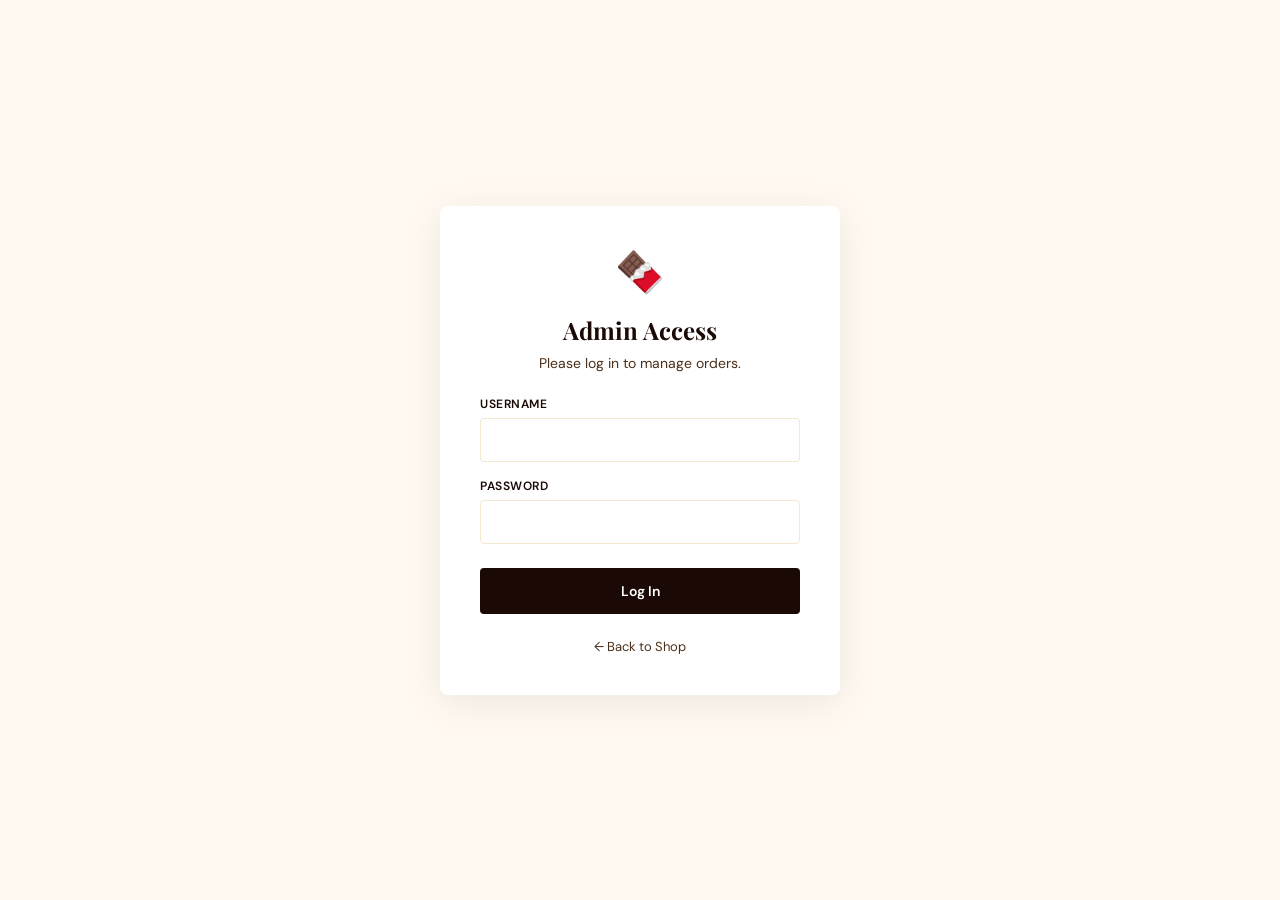
<file: public/admin-login.html>
<!DOCTYPE html>
<html lang="en">

<head>
    <meta charset="UTF-8">
    <meta name="viewport" content="width=device-width, initial-scale=1.0">
    <title>Admin Login — Brownie Bliss</title>
    <link rel="stylesheet" href="style.css">
    <link
        href="https://fonts.googleapis.com/css2?family=Playfair+Display:wght@400;600;700&family=DM+Sans:wght@300;400;500;600&display=swap"
        rel="stylesheet">
    <script>
      if (sessionStorage.getItem('adminToken')) {
        window.location.replace('admin.html');
      }
    </script>
    <style>
        body {
            background: var(--cream);
            display: flex;
            align-items: center;
            justify-content: center;
            min-height: 100vh;
            margin: 0;
        }

        .login-box {
            background: var(--white);
            padding: 40px;
            border-radius: 8px;
            box-shadow: 0 8px 40px rgba(26, 9, 5, 0.08);
            width: 100%;
            max-width: 400px;
            text-align: center;
        }

        .login-box h2 {
            font-family: 'Playfair Display', serif;
            color: var(--brown-dark);
            margin-bottom: 8px;
        }

        .login-box p {
            color: var(--text-mid);
            font-size: 14px;
            margin-bottom: 24px;
        }

        .input-group {
            margin-bottom: 16px;
            text-align: left;
        }

        .input-group label {
            display: block;
            font-size: 12px;
            font-weight: 600;
            color: var(--brown-dark);
            margin-bottom: 6px;
            text-transform: uppercase;
            letter-spacing: 0.5px;
        }

        .input-group input {
            width: 100%;
            padding: 12px;
            border: 1px solid var(--cream-dark);
            border-radius: 4px;
            font-family: 'DM Sans', sans-serif;
            font-size: 14px;
            outline: none;
            transition: border-color 0.2s;
        }

        .input-group input:focus {
            border-color: var(--gold);
        }

        .login-btn {
            width: 100%;
            padding: 14px;
            background: var(--brown-dark);
            color: var(--white);
            border: none;
            border-radius: 4px;
            font-family: 'DM Sans', sans-serif;
            font-size: 14px;
            font-weight: 600;
            cursor: pointer;
            transition: background 0.2s;
            margin-top: 8px;
        }

        .login-btn:hover {
            background: var(--gold);
            color: var(--brown-dark);
        }

        .error-msg {
            color: var(--brand-red);
            font-size: 13px;
            margin-top: 12px;
            display: none;
        }
    </style>
</head>

<body>

    <div class="login-box">
        <div style="font-size: 40px; margin-bottom: 16px;">🍫</div>
        <h2>Admin Access</h2>
        <p>Please log in to manage orders.</p>

        <form id="loginForm">
            <div class="input-group">
                <label>Username</label>
                <input type="text" id="username" required>
            </div>
            <div class="input-group">
                <label>Password</label>
                <input type="password" id="password" required>
            </div>
            <button type="submit" class="login-btn">Log In</button>
            <div class="error-msg" id="errorMsg">Invalid username or password</div>
        </form>

        <div style="margin-top: 24px; font-size: 13px;">
            <a href="index.html" style="color: var(--text-mid); text-decoration: none;">&larr; Back to Shop</a>
        </div>
    </div>

    <script>
        document.getElementById('loginForm').addEventListener('submit', async function (e) {
            e.preventDefault();
            const u = document.getElementById('username').value.trim();
            const p = document.getElementById('password').value;
            const errorMsg = document.getElementById('errorMsg');

            errorMsg.style.display = 'none';

            try {
                const res = await fetch('/api/admin/login', {
                    method: 'POST',
                    headers: { 'Content-Type': 'application/json' },
                    body: JSON.stringify({ username: u, password: p })
                });

                const data = await res.json();
                if (!res.ok || !data.success) {
                    errorMsg.textContent = data.message || 'Invalid username or password';
                    errorMsg.style.display = 'block';
                    return;
                }

                sessionStorage.setItem('adminToken', data.token);
                sessionStorage.setItem('adminLoggedIn', 'true');
                window.location.replace('admin.html');
            } catch (err) {
                errorMsg.textContent = 'Login failed. Please try again.';
                errorMsg.style.display = 'block';
            }
        });
    </script>
</body>

</html>
</file>
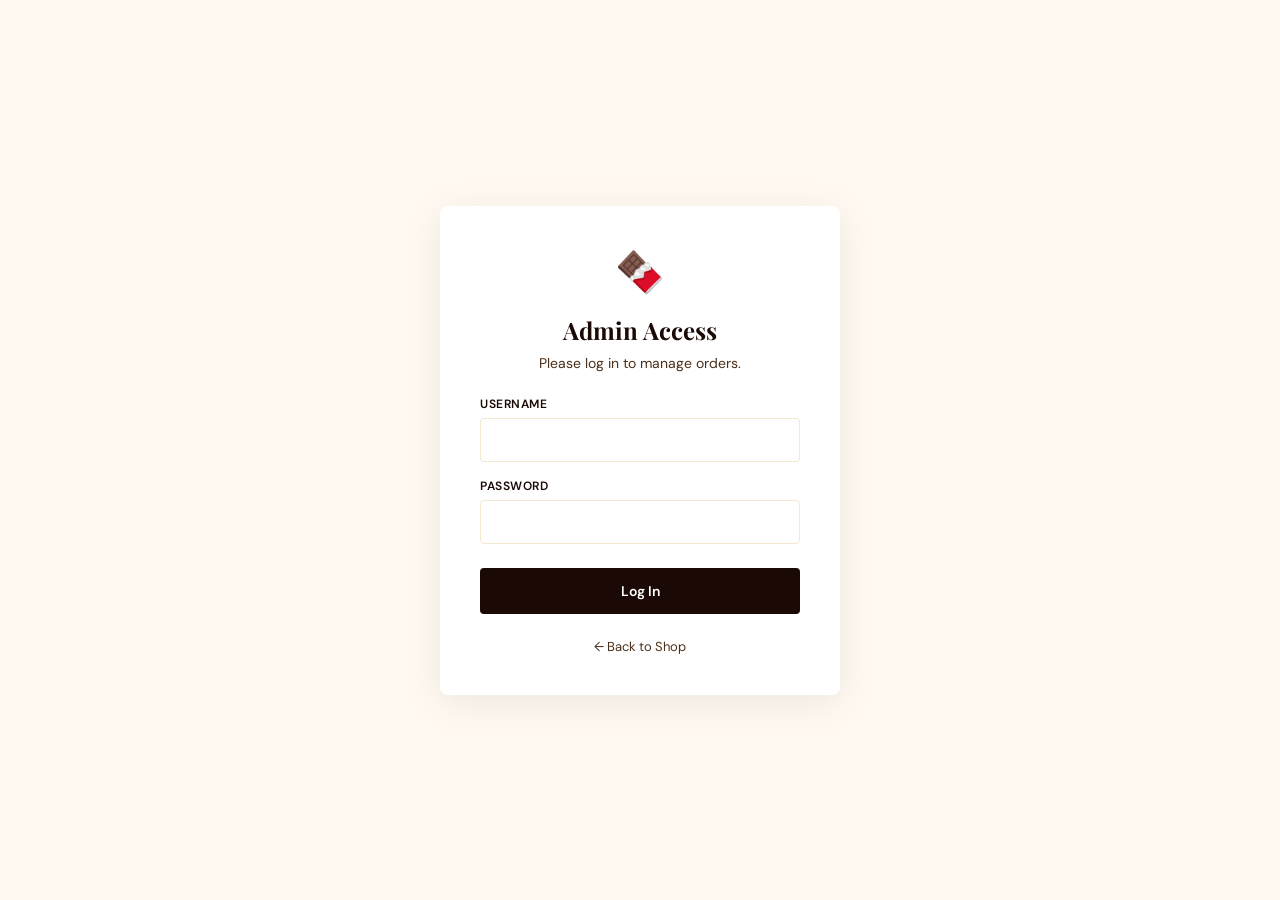
<file: public/admin.html>
<!DOCTYPE html>
<html lang="en">

<head>
  <meta charset="UTF-8">
  <meta name="viewport" content="width=device-width, initial-scale=1.0">
  <title>Admin Panel — Brownie Bliss</title>
  <link rel="stylesheet" href="style.css">
  <link
    href="https://fonts.googleapis.com/css2?family=Playfair+Display:wght@400;600;700&family=DM+Sans:wght@300;400;500;600&display=swap"
    rel="stylesheet">
  <script>
    (function () {
      const token = sessionStorage.getItem('adminToken');
      if (!token) {
        window.location.replace('admin-login.html');
        return;
      }
      fetch('/api/stats', { headers: { Authorization: 'Bearer ' + token } })
        .then(function (res) {
          if (res.status === 401 || res.status === 403) {
            sessionStorage.removeItem('adminToken');
            sessionStorage.removeItem('adminLoggedIn');
            window.location.replace('admin-login.html');
          }
        })
        .catch(function () {});
    })();

    function logoutAdmin() {
      sessionStorage.removeItem('adminToken');
      sessionStorage.removeItem('adminLoggedIn');
      window.location.replace('admin-login.html');
    }
  </script>
</head>

<body class="admin-page">

  <!-- ADMIN NAV -->
  <nav class="admin-nav" style="display:flex;justify-content:space-between;align-items:center;">
    <div style="display:flex;align-items:center;gap:12px">
      <span style="font-size:24px">🍫</span>
      <div>
        <div class="brand-name" style="font-family:'Playfair Display',serif;display:flex;align-items:center;gap:8px;">
          Brownie Bliss
          <span class="admin-badge" style="margin:0;padding:2px 8px;font-size:10px;">ADMIN</span>
        </div>
        <div style="font-size:11px;opacity:0.6;letter-spacing:1px">Admin Panel</div>
      </div>
    </div>
    <div style="display:flex;align-items:center;gap:16px">
      <button onclick="toggleSidebar()"
        style="background:none;border:none;color:white;font-size:24px;cursor:pointer;line-height:1;">
        ☰
      </button>
    </div>
  </nav>

  <!-- SIDEBAR MENU -->
  <div class="sidebar-overlay" id="sidebarOverlay" onclick="toggleSidebar()"></div>
  <aside class="admin-sidebar" id="adminSidebar">
    <div class="sidebar-header">
      <div style="display:flex;align-items:center;gap:12px">
        <span style="font-size:24px">🍫</span>
        <div class="brand-name" style="font-family:'Playfair Display',serif;color:white;font-size:20px;">Menu</div>
      </div>
      <button onclick="toggleSidebar()"
        style="background:none;border:none;color:white;font-size:20px;cursor:pointer;">✕</button>
    </div>
    <div class="sidebar-links">
      <a href="index.html" class="sidebar-nav-btn" style="text-decoration:none;">← View Shop</a>
      <button onclick="switchTab('orders')" id="tabOrders" class="sidebar-nav-btn active">Orders</button>
      <button onclick="switchTab('products')" id="tabProducts" class="sidebar-nav-btn">Products & Pricing</button>
      <button onclick="refreshOrders()" class="sidebar-nav-btn">⟳ Refresh Data</button>
    </div>
    <div class="sidebar-footer">
      <button onclick="logoutAdmin()" class="sidebar-nav-btn" style="color:#e53e3e;">Logout</button>
    </div>
  </aside>

  <div class="admin-body">

    <!-- STATS -->
    <div id="ordersSection">
      <div class="stats-grid" id="statsGrid">
        <div class="stat-card">
          <div class="stat-label">Total Orders <span class="stat-icon">📋</span></div>
          <div class="stat-value" id="statTotal">—</div>
        </div>
        <div class="stat-card">
          <div class="stat-label">Pending Orders <span class="stat-icon">⏳</span></div>
          <div class="stat-value" id="statPending">—</div>
        </div>
        <div class="stat-card">
          <div class="stat-label">Confirmed / Paid <span class="stat-icon">✅</span></div>
          <div class="stat-value" id="statPaid">—</div>
        </div>
        <div class="stat-card">
          <div class="stat-label">Total Revenue <span class="stat-icon">💰</span></div>
          <div class="stat-value" id="statRevenue">—</div>
        </div>
      </div>

      <!-- ORDERS TABLE -->
      <div class="orders-panel">
        <div class="panel-head">
          <div class="panel-title-group">
            <h2>All Orders</h2>
            <button onclick="exportCSV()" class="btn-confirm btn-export">Export CSV</button>
          </div>
          <div class="orders-filter">
            <button class="of-btn active" onclick="filterOrders('all',this)">All</button>
            <button class="of-btn" onclick="filterOrders('pending',this)">⏳ Pending</button>
            <button class="of-btn" onclick="filterOrders('confirmed',this)">✅ Confirmed</button>
            <button class="of-btn" onclick="filterOrders('preparing',this)">👨‍🍳 Preparing</button>
            <button class="of-btn" onclick="filterOrders('delivered',this)">🚚 Delivered</button>
            <button class="of-btn" onclick="filterOrders('cancelled',this)">❌ Cancelled</button>
          </div>
        </div>
        <div class="table-container" style="overflow-x:auto">
          <table class="orders-table">
            <thead>
              <tr>
                <th>Order ID</th>
                <th>Customer</th>
                <th>Items</th>
                <th>Total</th>
                <th>Payment</th>
                <th>Order Status</th>
                <th>Date & Time</th>
                <th>Actions</th>
              </tr>
            </thead>
            <tbody id="ordersTableBody">
              <tr>
                <td colspan="8" style="text-align:center;padding:40px;color:#aaa;">Loading orders...</td>
              </tr>
            </tbody>
          </table>
        </div>
      </div>
    </div>

    <!-- PRODUCTS TABLE -->
    <div class="orders-panel" id="productsSection" style="display:none;">
      <div class="panel-head" style="display:flex;justify-content:space-between;align-items:center;">
        <h2>Products & Pricing</h2>
        <button onclick="openAddProductModal()" class="btn-confirm"
          style="padding:10px 20px; font-size:14px; border-radius:30px; background:var(--gold); color:var(--brown-dark);">+
          Add New Product</button>
      </div>
      <div style="overflow-x:auto">
        <table class="orders-table">
          <thead>
            <tr>
              <th>Image</th>
              <th>Name</th>
              <th>Category</th>
              <th>Price (₹)</th>
              <th>Actions</th>
            </tr>
          </thead>
          <tbody id="productsTableBody">
            <tr>
              <td colspan="5" style="text-align:center;padding:40px;color:#aaa;">Loading products...</td>
            </tr>
          </tbody>
        </table>
      </div>
    </div>

  </div>

  <!-- ORDER DETAIL MODAL -->
  <div class="detail-modal-overlay" id="detailOverlay">
    <div class="detail-modal">
      <div class="detail-modal-head">
        <div>
          <h3 id="detailOrderId">Order Details</h3>
          <div id="detailDate" style="font-size:12px;color:#888;margin-top:4px"></div>
        </div>
        <button onclick="closeDetail()"
          style="background:none;border:none;font-size:20px;cursor:pointer;color:#888">✕</button>
      </div>
      <div class="detail-modal-body" id="detailBody"></div>
      <div class="detail-modal-foot" id="detailFoot"></div>
    </div>
  </div>

  <!-- RECEIPT MODAL -->
  <div class="detail-modal-overlay" id="receiptOverlay">
    <div class="detail-modal">
      <div class="detail-modal-head">
        <h3>🧾 Order Receipt</h3>
        <div style="display:flex;gap:8px;align-items:center">
          <button onclick="printReceipt()"
            style="background:var(--brown);color:white;border:none;padding:7px 16px;border-radius:6px;font-size:13px;cursor:pointer;font-weight:600">🖨️
            Print</button>
          <button onclick="closeReceipt()"
            style="background:none;border:none;font-size:20px;cursor:pointer;color:#888">✕</button>
        </div>
      </div>
      <div class="detail-modal-body" id="receiptBody"></div>
    </div>
  </div>

  <!-- ADD PRODUCT MODAL -->
  <div class="detail-modal-overlay" id="addProductOverlay">
    <div class="detail-modal">
      <div class="detail-modal-head">
        <h3>➕ Add New Product</h3>
        <button onclick="closeAddProductModal()"
          style="background:none;border:none;font-size:24px;cursor:pointer;color:#888">✕</button>
      </div>
      <div class="detail-modal-body" style="padding:24px;">
        <div style="display:grid;gap:16px;">
          <div>
            <label
              style="display:block;font-size:12px;color:#888;margin-bottom:6px;text-transform:uppercase;letter-spacing:1px;">Product
              Type</label>
            <select id="newProdType"
              style="width:100%;padding:10px;border:1px solid #ddd;border-radius:6px;font-family:'DM Sans';">
              <option value="standard">Standard (Brownies, Cakes, etc.)</option>
              <option value="birthday">Birthday Cake Base</option>
            </select>
          </div>
          <div>
            <label
              style="display:block;font-size:12px;color:#888;margin-bottom:6px;text-transform:uppercase;letter-spacing:1px;">Product
              Name</label>
            <input type="text" id="newProdName" placeholder="e.g. Mint Choco Brownie"
              style="width:100%;padding:10px;border:1px solid #ddd;border-radius:6px;font-family:'DM Sans';">
          </div>
          <div id="categoryGroup">
            <label
              style="display:block;font-size:12px;color:#888;margin-bottom:6px;text-transform:uppercase;letter-spacing:1px;">Category</label>
            <select id="newProdCategory"
              style="width:100%;padding:10px;border:1px solid #ddd;border-radius:6px;font-family:'DM Sans';">
              <option value="cakes">Cakes</option>
              <option value="brownies" selected>Brownies</option>
              <option value="cookies">Cookies</option>
              <option value="desserts">Desserts</option>
            </select>
          </div>
          <div style="display:grid;grid-template-columns:1fr 1fr;gap:16px;">
            <div>
              <label
                style="display:block;font-size:12px;color:#888;margin-bottom:6px;text-transform:uppercase;letter-spacing:1px;">Price
                (₹)</label>
              <input type="number" id="newProdPrice" placeholder="0"
                style="width:100%;padding:10px;border:1px solid #ddd;border-radius:6px;font-family:'DM Sans';">
            </div>
            <div>
              <label
                style="display:block;font-size:12px;color:#888;margin-bottom:6px;text-transform:uppercase;letter-spacing:1px;">Emoji</label>
              <input type="text" id="newProdEmoji" placeholder="🍫"
                style="width:100%;padding:10px;border:1px solid #ddd;border-radius:6px;font-family:'DM Sans';">
            </div>
          </div>
          <div>
            <label
              style="display:block;font-size:12px;color:#888;margin-bottom:6px;text-transform:uppercase;letter-spacing:1px;">Image
              URL</label>
            <input type="text" id="newProdImg" placeholder="https://..."
              style="width:100%;padding:10px;border:1px solid #ddd;border-radius:6px;font-family:'DM Sans';">
          </div>
          <button onclick="submitNewProduct()" class="btn-confirm"
            style="margin-top:10px;padding:14px;font-size:14px;border-radius:6px;">Add Product to Menu</button>
        </div>
      </div>
    </div>
  </div>

  <!-- TOAST -->
  <div class="toast" id="toast"></div>

  <script>
    const API = '/api';
    const adminToken = sessionStorage.getItem('adminToken');
    if (!adminToken) {
      window.location.replace('admin-login.html');
    }

    async function authFetch(url, options = {}) {
      const headers = { ...(options.headers || {}), Authorization: `Bearer ${adminToken}` };
      const res = await fetch(url, { ...options, headers });
      if (res.status === 401 || res.status === 403) {
        sessionStorage.removeItem('adminToken');
        sessionStorage.removeItem('adminLoggedIn');
        window.location.replace('admin-login.html');
        throw new Error('Session expired. Redirecting to login.');
      }
      return res;
    }
    let allOrders = [];
    let currentFilter = 'all';
    let allProducts = [];

    // ─── SIDEBAR & TAB SWITCHING ───────────────────────────────────────────────────
    function toggleSidebar() {
      document.getElementById('adminSidebar').classList.toggle('open');
      document.getElementById('sidebarOverlay').classList.toggle('open');
    }

    function switchTab(tab) {
      if (tab === 'orders') {
        document.getElementById('ordersSection').style.display = 'block';
        document.getElementById('productsSection').style.display = 'none';
        document.getElementById('tabOrders').classList.add('active');
        document.getElementById('tabProducts').classList.remove('active');
        loadOrders();
        loadStats();
      } else {
        document.getElementById('ordersSection').style.display = 'none';
        document.getElementById('productsSection').style.display = 'block';
        document.getElementById('tabProducts').classList.add('active');
        document.getElementById('tabOrders').classList.remove('active');
        loadProducts();
      }

      // Close sidebar after switching tabs on mobile/desktop
      document.getElementById('adminSidebar').classList.remove('open');
      document.getElementById('sidebarOverlay').classList.remove('open');
    }

    // ─── LOAD STATS ────────────────────────────────────────────────────────────────
    async function loadStats() {
      try {
        const res = await authFetch(`${API}/stats`);
        const data = await res.json();
        if (data.success) {
          const s = data.stats;
          document.getElementById('statTotal').textContent = s.total_orders || 0;
          document.getElementById('statPending').textContent = s.pending_orders || 0;
          document.getElementById('statPaid').textContent = s.paid_orders || 0;
          document.getElementById('statRevenue').textContent = `₹${(s.total_revenue || 0).toLocaleString('en-IN')}`;
        }
      } catch (e) { console.error(e); }
    }

    // ─── LOAD ORDERS ───────────────────────────────────────────────────────────────
    async function loadOrders() {
      try {
        const res = await authFetch(`${API}/orders`);
        const data = await res.json();
        if (data.success) {
          allOrders = data.orders;
          renderOrders(currentFilter);
        }
      } catch (e) {
        document.getElementById('ordersTableBody').innerHTML =
          '<tr><td colspan="8" style="text-align:center;padding:40px;color:#e53e3e">⚠️ Cannot connect to server. Make sure the backend is running.</td></tr>';
      }
    }

    function refreshOrders() {
      loadStats();
      loadOrders();
      showToast('Refreshed!');
    }

    function filterOrders(filter, el) {
      currentFilter = filter;
      document.querySelectorAll('.of-btn').forEach(b => b.classList.remove('active'));
      el.classList.add('active');
      renderOrders(filter);
    }

    function renderOrders(filter) {
      let orders = allOrders;
      if (filter !== 'all') {
        orders = allOrders.filter(o => o.status === filter || o.payment_status === filter);
      }

      const tbody = document.getElementById('ordersTableBody');
      if (orders.length === 0) {
        tbody.innerHTML = `<tr><td colspan="8" style="text-align:center;padding:40px;color:#aaa">No orders found</td></tr>`;
        return;
      }

      tbody.innerHTML = orders.map(o => {
        const items = Array.isArray(o.items) ? o.items : JSON.parse(o.items || '[]');
        const itemsSummary = items.map(i => `${i.emoji || '🍫'}${i.name} ×${i.qty}`).join(', ');
        const dt = new Date(o.created_at);
        const dateStr = dt.toLocaleDateString('en-IN', { day: '2-digit', month: 'short', year: 'numeric' });
        const timeStr = dt.toLocaleTimeString('en-IN', { hour: '2-digit', minute: '2-digit' });

        return `<tr>
      <td><div class="order-id">${o.order_id}</div></td>
      <td>
        <div class="customer-name">${o.customer_name}</div>
        <div class="customer-phone">📱 +91 ${o.phone}</div>
      </td>
      <td style="font-size:12px;max-width:200px;white-space:nowrap;overflow:hidden;text-overflow:ellipsis">${itemsSummary}</td>
      <td style="font-weight:700;color:var(--brown-light)">₹${o.total.toLocaleString('en-IN')}</td>
      <td><span class="status-pill ${o.payment_status === 'paid' ? 'pay-paid' : 'pay-unpaid'}">${o.payment_status === 'paid' ? '✅ Paid' : '⏳ Unpaid'}</span></td>
      <td>
        <select class="status-select" onchange="updateStatus('${o.order_id}',this.value)" 
          style="font-size:12px;padding:4px 8px;border:1px solid #ddd;border-radius:6px;cursor:pointer">
          <option value="pending" ${o.status === 'pending' ? 'selected' : ''}>⏳ Pending</option>
          <option value="confirmed" ${o.status === 'confirmed' ? 'selected' : ''}>✅ Confirmed</option>
          <option value="preparing" ${o.status === 'preparing' ? 'selected' : ''}>👨‍🍳 Preparing</option>
          <option value="delivered" ${o.status === 'delivered' ? 'selected' : ''}>🚚 Delivered</option>
          <option value="cancelled" ${o.status === 'cancelled' ? 'selected' : ''}>❌ Cancelled</option>
        </select>
      </td>
      <td style="font-size:12px;color:#888">${dateStr}<br>${timeStr}</td>
      <td>
        <div class="action-row">
          ${o.payment_status !== 'paid' && o.status !== 'cancelled' ? `<button class="btn-confirm" onclick="confirmPayment('${o.order_id}')">✅ Confirm Payment</button>` : o.payment_status === 'paid' ? `<button class="btn-view" onclick="viewReceipt('${o.order_id}')">🧾 Receipt</button>` : ''}
          <button class="btn-view" onclick="viewOrder('${o.order_id}')">👁 View</button>
          ${o.status !== 'cancelled' && o.status !== 'delivered' ? `<button class="btn-view" onclick="cancelOrder('${o.order_id}')" style="background:#dc3545;color:white;border:none">❌ Cancel</button>` : ''}
        </div>
      </td>
    </tr>`;
      }).join('');
    }

    // ─── CONFIRM PAYMENT ───────────────────────────────────────────────────────────
    async function confirmPayment(orderId) {
      if (!confirm(`Confirm payment received for order ${orderId}?`)) return;

      const order = allOrders.find(o => o.order_id === orderId);
      let email = order?.email || '';
      if (!email) {
        const entered = prompt('Customer email for receipt (optional — leave blank to skip email):', '');
        if (entered === null) return;
        email = entered.trim();
      }

      try {
        const res = await authFetch(`${API}/orders/${orderId}/confirm-payment`, {
          method: 'PATCH',
          headers: { 'Content-Type': 'application/json' },
          body: JSON.stringify({
            notes: 'Payment confirmed via WhatsApp',
            ...(email ? { email } : {})
          })
        });
        const data = await res.json();
        if (data.success) {
          const mail = data.receipt_email;
          if (mail?.sent) {
            showToast(`✅ Payment confirmed! Receipt emailed to ${mail.to}.`);
          } else if (mail?.skipped && mail.reason === 'smtp_not_configured') {
            showToast('✅ Payment confirmed. (SMTP not configured — receipt email not sent.)');
          } else if (mail?.skipped && (mail.reason === 'no_email' || mail.reason === 'invalid_email')) {
            showToast('✅ Payment confirmed. (No valid customer email — receipt not sent.)');
          } else if (mail?.error) {
            showToast(`✅ Payment confirmed. Receipt email failed: ${mail.error}`);
          } else {
            showToast('✅ Payment confirmed!');
          }
          loadStats();
          loadOrders();
          setTimeout(() => {
            if (confirm('Payment confirmed! 🎉\nView printable receipt?')) {
              viewReceipt(orderId);
            }
          }, 500);
        } else {
          showToast(data.message || 'Could not confirm payment');
        }
      } catch (e) {
        showToast('Error confirming payment');
      }
    }

    // ─── UPDATE STATUS ─────────────────────────────────────────────────────────────
    async function updateStatus(orderId, status) {
      let payload = { status };
      if (status === 'cancelled') {
        const reason = prompt('Optional: Enter cancellation reason for this order:');
        if (reason !== null && reason.trim() !== '') {
          payload.cancellation_reason = reason.trim();
        }
      }
      try {
        await authFetch(`${API}/orders/${orderId}/status`, {
          method: 'PATCH',
          headers: { 'Content-Type': 'application/json' },
          body: JSON.stringify(payload)
        });
        showToast(`Status updated to "${status}"`);
        loadOrders();
      } catch (e) {
        showToast('Error updating status');
      }
    }

    // ─── CANCEL ORDER ─────────────────────────────────────────────────────────────
    async function cancelOrder(orderId) {
      if (!confirm(`Are you sure you want to cancel order ${orderId}?`)) return;
      
      const reason = prompt('Optional: Enter cancellation reason for this order:');
      let payload = { status: 'cancelled' };
      if (reason !== null && reason.trim() !== '') {
        payload.cancellation_reason = reason.trim();
      }

      try {
        const res = await authFetch(`${API}/orders/${orderId}/status`, {
          method: 'PATCH',
          headers: { 'Content-Type': 'application/json' },
          body: JSON.stringify(payload)
        });
        const data = await res.json();
        if (data.success) {
          showToast('❌ Order cancelled');
          loadOrders();
        }
      } catch (e) {
        showToast('Error cancelling order');
      }
    }

    // ─── VIEW ORDER DETAIL ─────────────────────────────────────────────────────────
    function viewOrder(orderId) {
      const order = allOrders.find(o => o.order_id === orderId);
      if (!order) return;

      const items = Array.isArray(order.items) ? order.items : JSON.parse(order.items || '[]');
      const dt = new Date(order.created_at);

      document.getElementById('detailOrderId').textContent = `Order: ${order.order_id}`;
      document.getElementById('detailDate').textContent = dt.toLocaleString('en-IN', { dateStyle: 'full', timeStyle: 'short' });

      document.getElementById('detailBody').innerHTML = `
    <div class="info-grid">
      <div class="info-item"><label>Customer Name</label><span>${order.customer_name}</span></div>
      <div class="info-item"><label>Email</label><span>${order.email || '—'}</span></div>
      <div class="info-item"><label>Phone</label><span>+91 ${order.phone}</span></div>
      <div class="info-item" style="grid-column:span 2"><label>Delivery Address</label><span>${order.address}, ${order.city} - ${order.pincode}</span></div>
      <div class="info-item"><label>Payment</label><span class="status-pill ${order.payment_status === 'paid' ? 'pay-paid' : 'pay-unpaid'}" style="font-size:12px">${order.payment_status === 'paid' ? '✅ Paid' : '⏳ Unpaid'}</span></div>
      <div class="info-item"><label>Order Status</label><span>${order.status}</span></div>
      ${order.status === 'cancelled' && order.cancellation_reason ? `<div class="info-item" style="grid-column:span 2"><label>Cancellation Reason</label><span style="color: #d32f2f;">${order.cancellation_reason}</span></div>` : ''}
      ${order.confirmed_at ? `<div class="info-item" style="grid-column:span 2"><label>Confirmed At</label><span>${new Date(order.confirmed_at).toLocaleString('en-IN')}</span></div>` : ''}
    </div>
    <div class="items-list">
      <h4>Items Ordered</h4>
      ${items.map(i => `<div class="item-row"><span>${i.emoji || '🍫'} ${i.name} × ${i.qty}</span><span>₹${i.price * i.qty}</span></div>`).join('')}
      <div class="items-total"><span>Total</span><span>₹${order.total.toLocaleString('en-IN')}</span></div>
    </div>
  `;

      document.getElementById('detailFoot').innerHTML = order.payment_status !== 'paid'
        ? `<button class="btn-confirm" style="width:100%;padding:12px;font-size:14px" onclick="confirmPayment('${order.order_id}');closeDetail()">✅ Confirm Payment Received</button>`
        : `<button class="btn-view" style="width:100%;padding:12px;font-size:14px" onclick="closeDetail();viewReceipt('${order.order_id}')">🧾 Generate Receipt</button>`;

      document.getElementById('detailOverlay').classList.add('open');
    }

    function closeDetail() { document.getElementById('detailOverlay').classList.remove('open'); }

    // ─── RECEIPT ───────────────────────────────────────────────────────────────────
    function viewReceipt(orderId) {
      const order = allOrders.find(o => o.order_id === orderId);
      if (!order) return;

      const items = Array.isArray(order.items) ? order.items : JSON.parse(order.items || '[]');
      const orderDate = new Date(order.created_at).toLocaleDateString('en-IN', { day: '2-digit', month: 'long', year: 'numeric' });
      const confirmedDate = order.confirmed_at ? new Date(order.confirmed_at).toLocaleString('en-IN', { dateStyle: 'medium', timeStyle: 'short' }) : '—';

      document.getElementById('receiptBody').innerHTML = `
    <div class="receipt-container">
      <div class="receipt-head">
        <div style="font-size:36px;margin-bottom:8px">🍫</div>
        <h2>Brownie Bliss</h2>
        <p>Baked with Love · Official Receipt</p>
      </div>
      <div class="receipt-body">
        <div class="receipt-row"><span>Receipt No.</span><strong>${order.order_id}</strong></div>
        <div class="receipt-row"><span>Date</span><strong>${orderDate}</strong></div>
        <hr class="receipt-divider">
        <div class="receipt-row"><span>Customer</span><strong>${order.customer_name}</strong></div>
        <div class="receipt-row"><span>Phone</span><strong>+91 ${order.phone}</strong></div>
        <div class="receipt-row"><span>Delivery Address</span><strong>${order.address}, ${order.city} - ${order.pincode}</strong></div>
        <hr class="receipt-divider">
        ${items.map(i => `
          <div class="receipt-row">
            <span>${i.emoji || '🍫'} ${i.name} × ${i.qty}</span>
            <strong>₹${(i.price * i.qty).toLocaleString('en-IN')}</strong>
          </div>
        `).join('')}
        <div class="receipt-row total"><span>TOTAL AMOUNT</span><strong>₹${order.total.toLocaleString('en-IN')}</strong></div>
        <hr class="receipt-divider">
        <div class="receipt-row"><span>Payment Status</span><strong style="color:#198754">✅ PAID</strong></div>
        <div class="receipt-row"><span>Payment Confirmed</span><strong>${confirmedDate}</strong></div>
        <div style="text-align:center;margin-top:16px">
          <div class="receipt-stamp">PAID</div>
        </div>
      </div>
      <div class="receipt-foot">
        Thank you for choosing Brownie Bliss! 🍫<br>
        We hope you enjoy every bite. See you again!<br>
        <span style="opacity:0.5;font-size:11px">contact@browniebliss.in · +91 98765 43210</span>
      </div>
    </div>
  `;

      document.getElementById('receiptOverlay').classList.add('open');
    }

    function closeReceipt() { document.getElementById('receiptOverlay').classList.remove('open'); }

    function printReceipt() {
      const content = document.getElementById('receiptBody').innerHTML;
      const win = window.open('', '_blank', 'width=560,height=800');
      win.document.write(`
    <!DOCTYPE html>
    <html>
    <head>
      <title>Receipt — Brownie Bliss</title>
      <link href="https://fonts.googleapis.com/css2?family=Playfair+Display:wght@400;700&family=DM+Sans:wght@400;600&display=swap" rel="stylesheet">
      <link rel="stylesheet" href="style.css">
      <style>body{background:white;padding:20px} @media print{.no-print{display:none}}</style>
    </head>
    <body>${content}<br><button class="no-print" onclick="window.print()" style="display:block;margin:16px auto;padding:10px 24px;background:#3b1a08;color:white;border:none;border-radius:6px;cursor:pointer;font-size:14px;font-weight:600">🖨️ Print Receipt</button></body>
    </html>
  `);
      win.document.close();
    }

    async function exportCSV() {
      try {
        const res = await authFetch(`${API}/orders`);
        const data = await res.json();
        if (data.success) {
          // Just extracting the array of data
          const ordersDataArray = data.orders.map(o => ({
            orderId: o.order_id,
            date: o.created_at,
            price: o.total,
            customer: o.customer_name,
            phone: o.phone,
            items: o.items,
            status: o.status,
            payment_status: o.payment_status
          }));
          let csv = `Order ID,Date,Price,Customer,Phone,Items,Status,Payment Status\n`;
          ordersDataArray.forEach((order) => {
            const itemsList = typeof order.items === 'string' ? JSON.parse(order.items) : order.items;
            const itemsStr = `"${itemsList.map(i => `${i.name} x${i.qty}`).join(', ')}"`;
            csv += `${order.orderId},${order.date},${order.price},${order.customer},${order.phone},${itemsStr},${order.status},${order.payment_status}\n`;
          });

          //create blob
          const blob = new Blob([csv], { type: "text/csv" });
          //create download link
          const url = window.URL.createObjectURL(blob);
          const a = document.createElement("a");
          a.href = url;
          a.download = "orders.csv";

          document.body.appendChild(a);
          a.click();
          document.body.removeChild(a);
          window.URL.revokeObjectURL(url);
          return ordersDataArray;
        }
      } catch (e) {
        console.error('Error fetching orders for export', e);
      }
    }


    // ─── PRODUCTS ──────────────────────────────────────────────────────────────────
    async function loadProducts() {
      try {
        const res = await authFetch(`${API}/products`);
        const data = await res.json();
        if (data.success) {
          allProducts = data.products;
          renderProducts();
        }
      } catch (e) {
        document.getElementById('productsTableBody').innerHTML =
          '<tr><td colspan="5" style="text-align:center;padding:40px;color:#e53e3e">⚠️ Cannot load products.</td></tr>';
      }
    }

    function renderProducts() {
      const tbody = document.getElementById('productsTableBody');
      if (allProducts.length === 0) {
        tbody.innerHTML = `<tr><td colspan="5" style="text-align:center;padding:40px;color:#aaa">No products found</td></tr>`;
        return;
      }

      tbody.innerHTML = allProducts.map(p => `
        <tr>
          <td>
            <div>
              <img src="${p.img}" alt="${p.name}" style="width:50px;height:50px;object-fit:cover;border-radius:4px;">
            </div>
          </td>
          <td style="font-weight:600;color:var(--brown-dark)">
            <div id="name_view_${p._id}">
              ${p.emoji || ''} ${p.name}
              <button onclick="toggleEditProduct('${p._id}')" class="btn-outline" style="padding:2px 6px;font-size:10px;margin-left:8px;border:1px solid #ddd;">✎</button>
            </div>
            <div id="name_edit_${p._id}" style="display:none;">
              <input type="text" id="input_name_${p._id}" value="${p.name}" style="width:140px;padding:6px;border:1px solid #ddd;border-radius:4px;font-family:'DM Sans';font-size:12px;">
            </div>
          </td>
          <td style="text-transform:uppercase;font-size:12px;letter-spacing:1px;color:#888;">${p.type === 'birthday' ? 'Birthday Cake' : p.category}</td>
          <td>
            <div style="display:flex;align-items:center;gap:4px;">
              <span style="color:#888;font-size:14px;">₹</span>
              <input type="number" id="price_${p._id}" value="${p.price}" style="width:80px;padding:6px;border:1px solid #ddd;border-radius:4px;font-family:'DM Sans';font-weight:600;">
            </div>
          </td>
          <td>
            <div style="display:flex;align-items:center;gap:8px;">
              <button onclick="saveProduct('${p._id}')" class="btn-confirm" style="padding:6px 14px;font-size:12px;">Save</button>
              <button onclick="deleteProduct('${p._id}')" style="background:#dc3545;color:white;padding:6px 14px;border:none;border-radius:6px;cursor:pointer;font-family:'DM Sans';font-size:12px;font-weight:600;" title="Delete Product">🗑️</button>
            </div>
          </td>
        </tr>
      `).join('');
    }

    function toggleEditProduct(id) {
      const nameView = document.getElementById(`name_view_${id}`);
      const nameEdit = document.getElementById(`name_edit_${id}`);

      const isEditing = nameEdit.style.display === 'block';

      if (isEditing) {
        nameView.style.display = 'block';
        nameEdit.style.display = 'none';
      } else {
        nameView.style.display = 'none';
        nameEdit.style.display = 'block';
      }
    }

    async function saveProduct(id) {
      const priceInput = document.getElementById(`price_${id}`);
      const newPrice = Number(priceInput.value);

      const payload = { price: newPrice };

      // Optional fields if they are being displayed/edited
      const nameInput = document.getElementById(`input_name_${id}`);
      if (nameInput) payload.name = nameInput.value;

      if (isNaN(newPrice) || newPrice < 0) {
        showToast('Invalid price');
        return;
      }

      try {
        const res = await authFetch(`${API}/products/${id}`, {
          method: 'PATCH',
          headers: { 'Content-Type': 'application/json' },
          body: JSON.stringify(payload)
        });
        const data = await res.json();
        if (data.success) {
          showToast('✅ Price updated!');
          loadProducts(); // Refresh the list
        } else {
          showToast('Failed to update price');
        }
      } catch (e) {
        showToast('Error updating details');
      }
    }

    async function deleteProduct(id) {
      if (!id) return showToast('Invalid Product ID');
      if (!confirm('Are you sure you want to permanently delete this product?')) return;

      try {
        console.log(`Frontend: Requesting delete for ${id}`);
        const res = await authFetch(`${API}/products/${id}`, {
          method: 'DELETE',
          headers: { 'Content-Type': 'application/json' }
        });
        const data = await res.json();
        if (data.success) {
          showToast('🗑️ Product deleted');
          loadProducts(); // refresh table
        } else {
          showToast('Failed: ' + (data.message || 'Unknown error'));
        }
      } catch (e) {
        console.error('Delete error:', e);
        showToast('Error deleting product. Check console.');
      }
    }

    // ─── ADD PRODUCT ─────────────────────────────────────────────────────────────
    function openAddProductModal() {
      document.getElementById('addProductOverlay').classList.add('open');
    }

    function closeAddProductModal() {
      document.getElementById('addProductOverlay').classList.remove('open');
    }

    async function submitNewProduct() {
      const type = document.getElementById('newProdType').value;
      const name = document.getElementById('newProdName').value;
      const category = document.getElementById('newProdCategory').value;
      const price = Number(document.getElementById('newProdPrice').value);
      const emoji = document.getElementById('newProdEmoji').value;
      const img = document.getElementById('newProdImg').value;

      if (!name || isNaN(price) || price < 0) {
        showToast('Please fill in required fields correctly');
        return;
      }

      try {
        const res = await authFetch(`${API}/products`, {
          method: 'POST',
          headers: { 'Content-Type': 'application/json' },
          body: JSON.stringify({ type, name, category: type === 'birthday' ? 'cakes' : category, price, emoji, img })
        });
        const data = await res.json();
        if (data.success) {
          showToast('✅ Product added successfully!');
          closeAddProductModal();
          // Reset form
          document.getElementById('newProdName').value = '';
          document.getElementById('newProdPrice').value = '';
          document.getElementById('newProdImg').value = '';
          loadProducts(); // refresh table
        } else {
          showToast('Failed to add product');
        }
      } catch (e) {
        showToast('Error adding product');
      }
    }

    // ─── TOAST ─────────────────────────────────────────────────────────────────────
    function showToast(msg) {
      const t = document.getElementById('toast');
      t.textContent = msg;
      t.classList.add('show');
      setTimeout(() => t.classList.remove('show'), 3000);
    }

    // ─── INIT ──────────────────────────────────────────────────────────────────────
    loadStats();
    loadOrders();

    // Auto refresh every 30 seconds
    setInterval(() => { loadStats(); loadOrders(); }, 30000);
  </script>
</body>

</html>
</file>
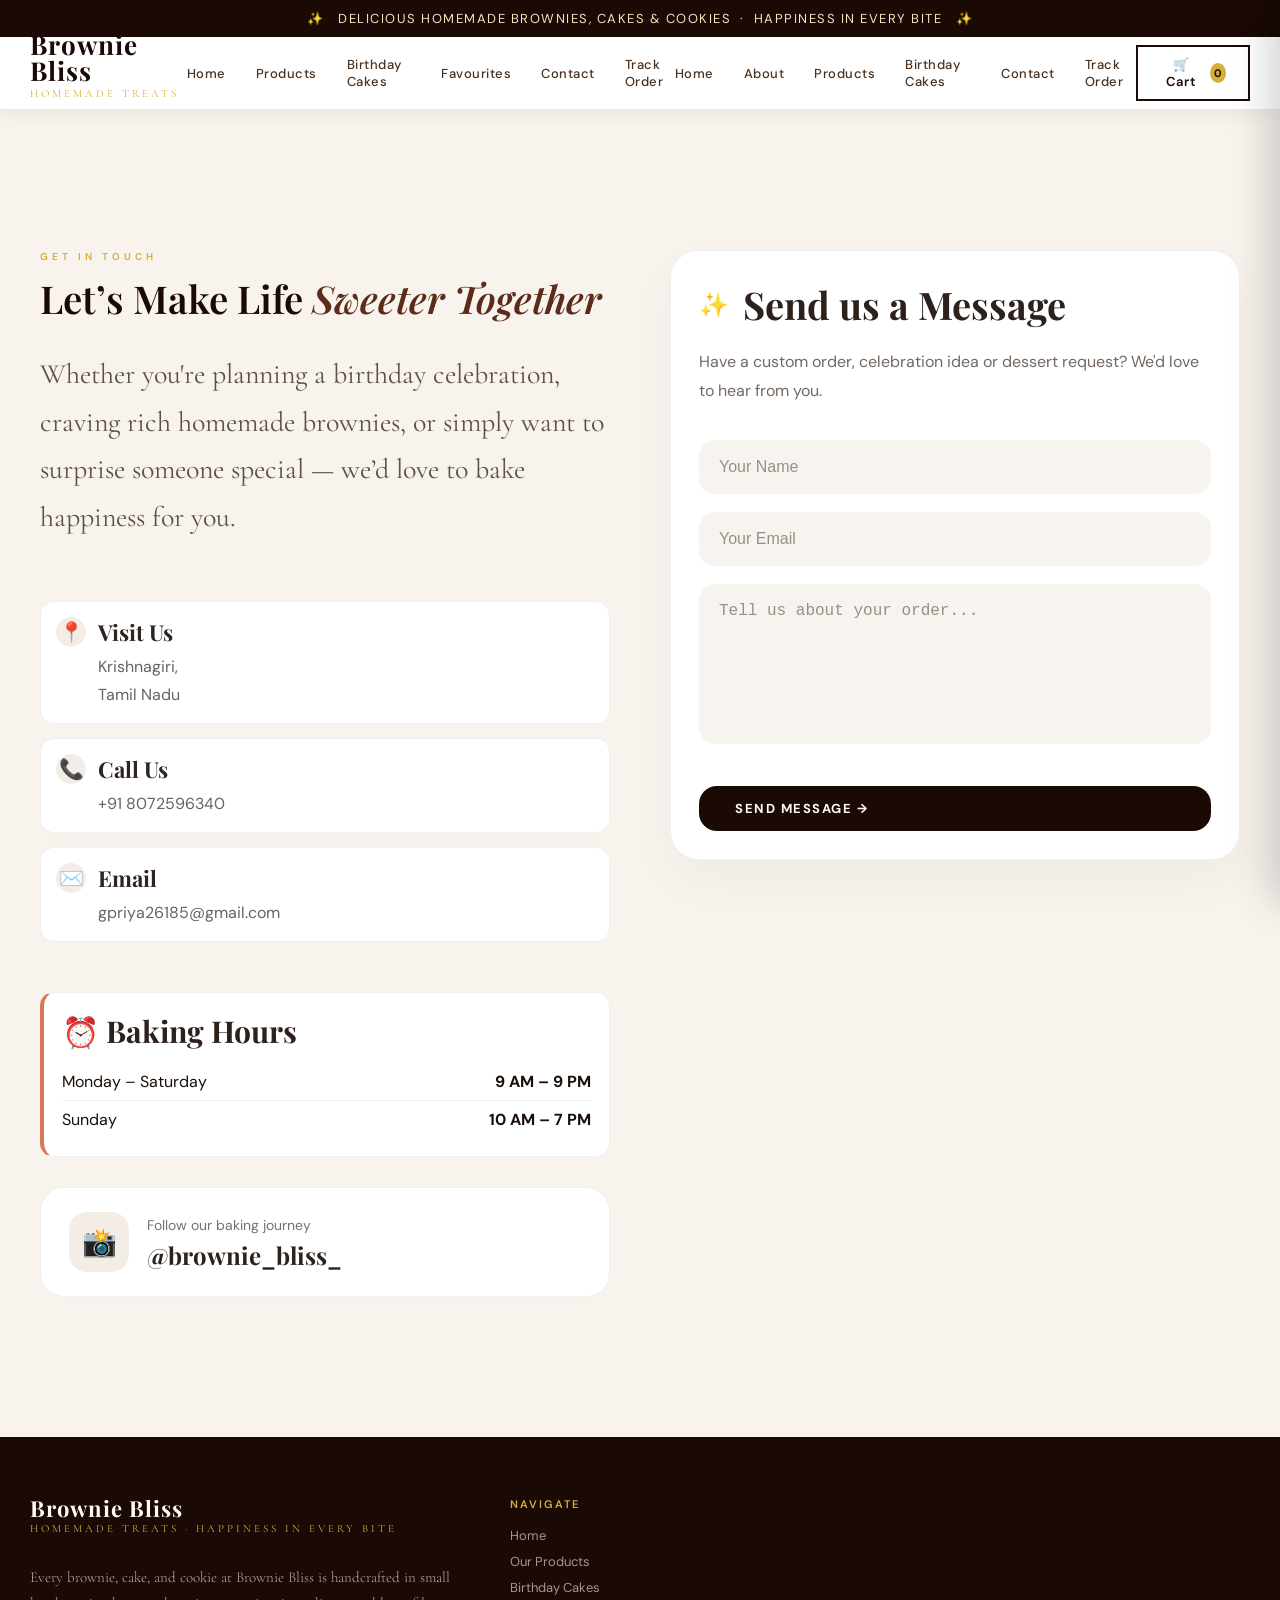
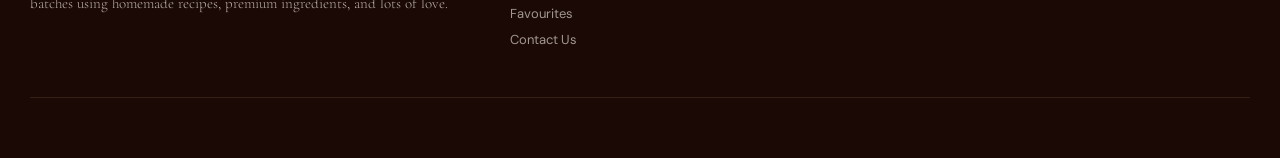
<file: public/contact.html>
<!DOCTYPE html>
<html lang="en">

<head>
  <meta charset="UTF-8">
  <meta name="viewport" content="width=device-width, initial-scale=1.0">
  <title>Contact Us — Brownie Bliss Patisserie</title>
  <link
    href="https://fonts.googleapis.com/css2?family=Playfair+Display:ital,wght@0,400;0,600;0,700;1,400&family=Cormorant+Garamond:wght@300;400;500&family=DM+Sans:wght@300;400;500&display=swap"
    rel="stylesheet">
  <link rel="stylesheet" href="style.css">
</head>

<body>

  <!-- ANNOUNCEMENT -->
  <div class="announcement">✨ &nbsp; DELICIOUS HOMEMADE BROWNIES, CAKES & COOKIES &nbsp;·&nbsp; HAPPINESS IN EVERY
    BITE &nbsp; ✨</div>

  <!-- HEADER -->
  <header>
    <div class="header-inner">
      <a href="index.html" class="logo">
        <span class="logo-name">Brownie Bliss</span>
        <span class="logo-sub">Homemade Treats</span>
      </a>
      <nav>
        <a href="index.html#home">Home</a>
        <a href="index.html#products">Products</a>
        <a href="index.html#birthday">Birthday Cakes</a>
        <a href="favourites.html">Favourites <span class="nav-count" data-favourites-count style="display:none">0</span></a>
        <a href="index.html#contact">Contact</a>
        <a href="track.html">Track Order</a>
      </nav>
<nav>
  <a href="index.html#home">Home</a>
  <a href="about.html">About</a>
  <a href="index.html#products">Products</a>
  <a href="index.html#birthday">Birthday Cakes</a>
  <a href="contact.html">Contact</a>
  <a href="track.html">Track Order</a>
</nav>
      <div class="header-actions">
        <button class="cart-btn" onclick="openCart()">
          🛒 Cart
          <span class="cart-count" id="cartBadge">0</span>
        </button>
      </div>
    </div>
  </header>

  <!-- CONTACT SECTION
  <section style="padding: 100px 30px; background: var(--white); min-height: 70vh;">
    <div style="max-width: 1300px; margin: 0 auto; display: grid; grid-template-columns: 1fr 1fr; gap: 80px;">
      <div>
        <span class="section-label">Get In Touch</span>
        <h2 class="section-title" style="margin-bottom: 30px;">We'd Love to <em>Hear from You</em></h2>
        <div style="margin-bottom: 40px;">
          <h4 style="font-family: 'Playfair Display', serif; color: var(--brown-dark); margin-bottom: 10px;">
            Our Location</h4>
          <p style="color: var(--text-mid); line-height: 1.6;">92, Poongavanam Street,<br>Krishnagiri, Tamil
            Nadu</p>
        </div>
        <div style="margin-bottom: 40px;">
          <h4 style="font-family: 'Playfair Display', serif; color: var(--brown-dark); margin-bottom: 10px;">
            Contact Details</h4>
          <p style="color: var(--text-mid); line-height: 1.6;">
            <strong>Entrepreneur:</strong> A.R. Shanmugapriya<br>
            <strong>Phone:</strong> <a href="tel:08072596340" style="color: inherit; text-decoration: none;">+91
              8072596340</a><br>
            <strong>Email:</strong> <a href="mailto:gpriya26185@gmail.com"
              style="color: inherit; text-decoration: none;">gpriya26185@gmail.com</a><br>
            <strong>Instagram:</strong> <a href="https://instagram.com/brownie_bliss_" target="_blank"
              style="color: inherit; text-decoration: none;">@brownie_bliss_</a>
          </p>
        </div>
        <div>
          <h4 style="font-family: 'Playfair Display', serif; color: var(--brown-dark); margin-bottom: 10px;">
            Operating Hours</h4>
            
          <p style="color: var(--text-mid); line-height: 1.6;">
            Monday – Saturday: 9:00 AM – 9:00 PM<br>
            Sunday: 10:00 AM – 7:00 PM
          </p>
          <div class="contact-socials">
  <a href="https://instagram.com/brownie_bliss_" target="_blank">
    📸 Instagram
  </a>

  <a href="mailto:gpriya26185@gmail.com">
    ✉️ Email Us
  </a>

  <a href="tel:08072596340">
    📞 Call Now
  </a>
</div>
        </div>
      </div>
      <div style="background: var(--cream); padding: 50px; border-radius: 4px; box-shadow: var(--shadow);">
        <h3 style="font-family: 'Playfair Display', serif; color: var(--brown-dark); margin-bottom: 20px;">Send
          us a Message</h3>
        <form id="contactForm"
          onsubmit="event.preventDefault(); showToast('Message sent! We will get back to you soon. 😊'); this.reset();"
          style="display: flex; flex-direction: column; gap: 20px;">
          <input type="text" placeholder="Your Name"
            style="padding: 14px; border: 1px solid var(--cream-dark); width: 100%; outline: none;" required>
          <input type="email" placeholder="Your Email"
            style="padding: 14px; border: 1px solid var(--cream-dark); width: 100%; outline: none;" required>
          <textarea placeholder="How can we help?"
            style="padding: 14px; border: 1px solid var(--cream-dark); width: 100%; height: 120px; outline: none; resize: vertical;"
            required></textarea>
          <button type="submit" class="hero-cta" style="width: 100%; justify-content: center;">Send
            Message</button>
        </form>
      </div>
    </div>
  </section> -->

  <section class="contact-page">

  <div class="contact-bg"></div>

  <div class="contact-inner">

    <!-- LEFT -->

    <div class="contact-left">

      <span class="section-label">
        Get In Touch
      </span>

      <h2 class="section-title">
        Let’s Make Life <em>Sweeter Together</em>
      </h2>

      <p class="contact-desc">
        Whether you're planning a birthday celebration,
        craving rich homemade brownies,
        or simply want to surprise someone special —
        we’d love to bake happiness for you.
      </p>

      <!-- INFO -->

      <div class="contact-info-grid">

        <div class="contact-info-card">

          <div class="contact-icon">
            📍
          </div>

          <div>
            <h4>Visit Us</h4>

            <p>
              Krishnagiri,<br>
              Tamil Nadu
            </p>
          </div>

        </div>

        <div class="contact-info-card">

          <div class="contact-icon">
            📞
          </div>

          <div>
            <h4>Call Us</h4>

            <a href="tel:08072596340">
              +91 8072596340
            </a>
          </div>

        </div>

        <div class="contact-info-card">

          <div class="contact-icon">
            ✉️
          </div>

          <div>
            <h4>Email</h4>

            <a href="mailto:gpriya26185@gmail.com">
              gpriya26185@gmail.com
            </a>
          </div>

        </div>

      </div>

      <!-- HOURS -->

      <div class="hours-card">

        <h3>⏰ Baking Hours</h3>

        <div class="hour-row">
          <span>Monday – Saturday</span>
          <strong>9 AM – 9 PM</strong>
        </div>

        <div class="hour-row">
          <span>Sunday</span>
          <strong>10 AM – 7 PM</strong>
        </div>

      </div>

      <!-- INSTAGRAM -->

      <a
        href="https://instagram.com/brownie_bliss_"
        target="_blank"
        class="insta-box"
      >

        <div class="insta-icon">
          📸
        </div>

        <div>
          <span>Follow our baking journey</span>
          <h4>@brownie_bliss_</h4>
        </div>

      </a>

    </div>

    <!-- RIGHT -->

    <div class="contact-form-box">

      <div class="form-top">
        <span>✨</span>
        <h3>Send us a Message</h3>
      </div>

      <p class="form-desc">
        Have a custom order, celebration idea or dessert request?
        We'd love to hear from you.
      </p>

      <form>

        <input
          type="text"
          placeholder="Your Name"
          required
        >

        <input
          type="email"
          placeholder="Your Email"
          required
        >

        <textarea
          placeholder="Tell us about your order..."
          required
        ></textarea>

        <button type="submit" class="hero-cta">
          Send Message →
        </button>

      </form>

    </div>

  </div>

</section>

  <!-- FOOTER -->
  <footer id="contact">
    <div class="footer-inner">
      <div class="footer-top">
        <div class="footer-brand">
          <div class="logo">
            <span class="logo-name">Brownie Bliss</span>
            <span class="logo-sub">Homemade Treats · Happiness in every bite</span>
          </div>
          <p>
  Every brownie, cake, and cookie at Brownie Bliss is 
  handcrafted in small batches using homemade recipes, 
  premium ingredients, and lots of love.
</p>
        </div>
        <div class="footer-col">
          <h4>Navigate</h4>
          <a href="index.html">Home</a>
          <a href="products.html">Our Products</a>
          <a href="birthday.html">Birthday Cakes</a>
          <a href="favourites.html">Favourites</a>
          <a href="contact.html">Contact Us</a>
        </div>
      </div>
    </div>
  </footer>

  <!-- SHARED COMPONENTS -->
  <div class="cart-overlay" id="cartOverlay" onclick="closeCart()"></div>
  <div class="cart-sidebar" id="cartSidebar">
    <div class="cart-header">
      <span class="cart-title">Your Cart 🛒</span>
      <button class="cart-close" onclick="closeCart()">✕</button>
    </div>
    <div class="cart-items" id="cartItems"></div>
    <div class="cart-footer" id="cartFooter" style="display:none">
      <div class="cart-total">
        <span class="cart-total-label">Total Amount</span>
        <span class="cart-total-amt" id="cartTotal">₹0</span>
      </div>
      <button class="whatsapp-btn" onclick="sendToWhatsApp()">Order via WhatsApp</button>
    </div>
  </div>

  <!-- TOAST -->
  <div class="toast" id="toast"></div>

  <script src="script.js"></script>
  <script>
    // Adjust badge ID if needed
    window.addEventListener('DOMContentLoaded', () => {
      // Basic initializers for the page
    });
  </script>
</body>

</html>
</file>
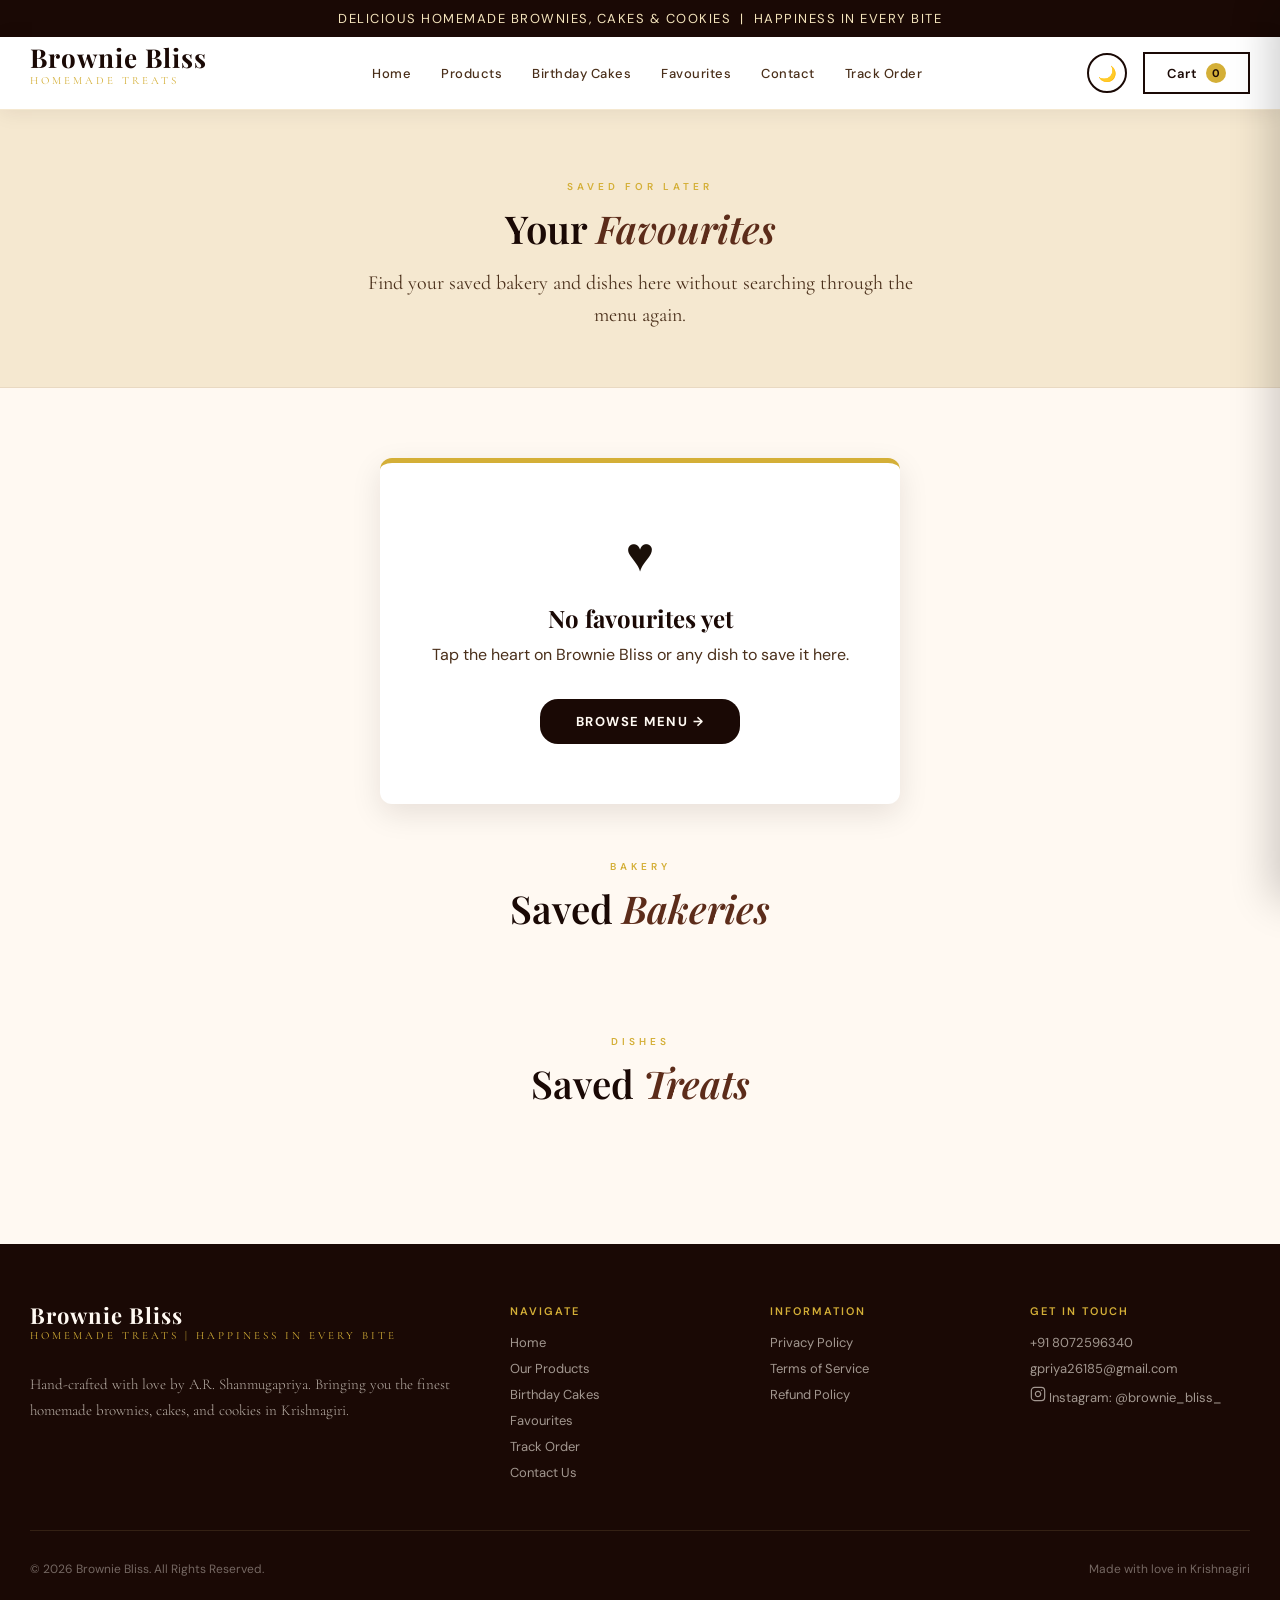
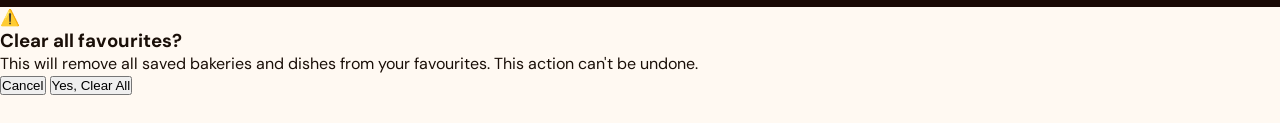
<file: public/favourites.html>
<!DOCTYPE html>
<html lang="en">

<head>
  <meta charset="UTF-8">
  <meta name="viewport" content="width=device-width, initial-scale=1.0">
  <title>Favourites - Brownie Bliss</title>
  <link rel="icon" type="image/png" href="assets/favicon.png">
  <link
    href="https://fonts.googleapis.com/css2?family=Playfair+Display:ital,wght@0,400;0,600;0,700;1,400&family=Cormorant+Garamond:wght@300;400;500&family=DM+Sans:wght@300;400;500&display=swap"
    rel="stylesheet">
  <link rel="stylesheet" href="style.css">
  <script>
    (function () {
      try {
        var t = localStorage.getItem('bb_theme') || 'light';
        if (t === 'dark') document.documentElement.classList.add('dark');
      } catch (_) {}
    })();
  </script>
</head>

<body>
  <div class="announcement">DELICIOUS HOMEMADE BROWNIES, CAKES & COOKIES &nbsp;|&nbsp; HAPPINESS IN EVERY BITE</div>

  <header>
    <div class="header-inner">
      <button class="menu-toggle" onclick="toggleMenu()">☰</button>

      <a href="index.html" class="logo">
        <span class="logo-name">Brownie Bliss</span>
        <span class="logo-sub">Homemade Treats</span>
      </a>
      <nav>
        <a href="index.html#home">Home</a>
        <a href="index.html#products">Products</a>
        <a href="index.html#birthday">Birthday Cakes</a>
        <a href="favourites.html">Favourites <span class="nav-count" data-favourites-count style="display:none">0</span></a>
        <a href="index.html#contact">Contact</a>
        <a href="track.html">Track Order</a>
      </nav>
      <div class="header-actions">
        <button id="themeToggleBtn" class="theme-toggle-btn" onclick="toggleTheme()"
          aria-label="Toggle dark mode" title="Toggle dark mode">
          <span id="themeIcon">🌙</span>
        </button>
        <button class="cart-btn" onclick="openCart()">
          Cart
          <span class="cart-count" id="cartBadge">0</span>
        </button>
      </div>
    </div>
  </header>
<div class="mobile-menu" id="mobileMenu">
  <a href="index.html#home">Home</a>
  <a href="index.html#products">Products</a>
  <a href="index.html#birthday">Birthday Cakes</a>
  <a href="favourites.html">Favourites</a>
  <a href="index.html#contact">Contact</a>
  <a href="track.html">Track Order</a>
</div>
  <main class="favourites-page">
    <section class="favourites-hero">
      <div class="products-inner">
        <span class="section-label">Saved for later</span>
        <h1 class="section-title">Your <em>Favourites</em></h1>
        <p class="favourites-intro">Find your saved bakery and dishes here without searching through the menu again.</p>
      </div>
    </section>

    <section class="favourites-section">
      <div class="products-inner">
        <div id="favouritesEmpty" class="favourites-empty">
          <span class="cart-empty-icon">&hearts;</span>
          <h2>No favourites yet</h2>
          <p>Tap the heart on Brownie Bliss or any dish to save it here.</p>
          <a href="index.html#products" class="hero-cta">Browse Menu &rarr;</a>
        </div>

        <!-- SEARCH / FILTER / SORT / CLEAR-ALL TOOLBAR -->
        <div class="fav-toolbar" id="favouritesToolbar" style="display:none">
          <div class="fav-toolbar-row">
            <div class="fav-search-box">
              <span class="fav-search-icon">&#128269;</span>
              <input type="text" id="favSearchInput" class="fav-search-input"
                placeholder="Search your favourites..." aria-label="Search favourites"
                oninput="handleFavSearch(this.value)">
            </div>

            <div class="fav-sort-box">
              <label for="favSortSelect" class="fav-sort-label">Sort</label>
              <select id="favSortSelect" class="fav-sort-select" onchange="setFavSort(this.value)">
                <option value="latest">Latest Added</option>
                <option value="price-asc">Price: Low to High</option>
                <option value="price-desc">Price: High to Low</option>
                <option value="alpha">Alphabetical (A-Z)</option>
              </select>
            </div>

            <button type="button" class="fav-clear-btn" id="clearAllFavBtn" onclick="openClearFavouritesModal()">
              &#128465;&#65039; Clear All
            </button>
          </div>

          <div class="fav-filter-chips" role="group" aria-label="Filter favourites by category">
            <button type="button" class="fav-filter-chip active" data-filter="all" onclick="setFavFilter('all', this)">All</button>
            <button type="button" class="fav-filter-chip" data-filter="bakery" onclick="setFavFilter('bakery', this)">Bakery</button>
            <button type="button" class="fav-filter-chip" data-filter="brownies" onclick="setFavFilter('brownies', this)">Brownies</button>
            <button type="button" class="fav-filter-chip" data-filter="cakes" onclick="setFavFilter('cakes', this)">Cakes</button>
            <button type="button" class="fav-filter-chip" data-filter="cookies" onclick="setFavFilter('cookies', this)">Cookies</button>
            <button type="button" class="fav-filter-chip" data-filter="desserts" onclick="setFavFilter('desserts', this)">Desserts</button>
          </div>
        </div>

        <!-- NO SEARCH/FILTER RESULTS STATE -->
        <div id="favouritesNoResults" class="favourites-no-results" style="display:none">
          <span class="cart-empty-icon">&#128269;</span>
          <h3>No matches found</h3>
          <p>Try a different search term or pick another filter.</p>
        </div>

        <div class="favourites-group" id="favouriteBakeriesGroup">
          <div class="section-header">
            <span class="section-label">Bakery</span>
            <h2 class="section-title">Saved <em>Bakeries</em></h2>
          </div>
          <div class="favourite-bakeries-grid" id="favouriteBakeriesGrid"></div>
        </div>

        <div class="favourites-group" id="favouriteDishesGroup">
          <div class="section-header">
            <span class="section-label">Dishes</span>
            <h2 class="section-title">Saved <em>Treats</em></h2>
          </div>
          <div class="products-grid" id="favouriteDishesGrid"></div>
        </div>
      </div>
    </section>
  </main>

  <footer id="contact">
    <div class="footer-inner">
      <div class="footer-top">
        <div class="footer-brand">
          <div class="logo">
            <span class="logo-name">Brownie Bliss</span>
            <span class="logo-sub">Homemade Treats | Happiness in every bite</span>
          </div>
          <p>Hand-crafted with love by A.R. Shanmugapriya. Bringing you the finest homemade brownies, cakes,
            and cookies in Krishnagiri.</p>
        </div>
        <div class="footer-col">
          <h4>Navigate</h4>
          <a href="index.html#home">Home</a>
          <a href="index.html#products">Our Products</a>
          <a href="index.html#birthday">Birthday Cakes</a>
          <a href="favourites.html">Favourites</a>
          <a href="track.html">Track Order</a>
          <a href="index.html#contact">Contact Us</a>
        </div>
        <div class="footer-col">
          <h4>Information</h4>
          <a href="privacy-policy.html">Privacy Policy</a>
          <a href="terms-of-service.html">Terms of Service</a>
          <a href="refund-policy.html">Refund Policy</a>
        </div>
        <div class="footer-col">
          <h4>Get In Touch</h4>
          <a href="tel:08072596340">+91 8072596340</a>
          <a href="mailto:gpriya26185@gmail.com">gpriya26185@gmail.com</a>
          <a href="https://instagram.com/brownie_bliss_" target="_blank" rel="noopener noreferrer"
            class="footer-social-link" aria-label="Visit Brownie Bliss on Instagram (opens in a new tab)">
            <svg class="footer-social-icon" viewBox="0 0 24 24" fill="none" stroke="currentColor" stroke-width="1.8"
              stroke-linecap="round" stroke-linejoin="round" aria-hidden="true" focusable="false">
              <rect x="2" y="2" width="20" height="20" rx="5" ry="5"></rect>
              <path d="M16 11.37A4 4 0 1 1 12.63 8 4 4 0 0 1 16 11.37z"></path>
              <line x1="17.5" y1="6.5" x2="17.51" y2="6.5"></line>
            </svg>
            <span>Instagram: @brownie_bliss_</span>
          </a>
        </div>
      </div>
      <div class="footer-bottom">
        <span>&copy; 2026 Brownie Bliss. All Rights Reserved.</span>
        <span>Made with love in Krishnagiri</span>
      </div>
    </div>
  </footer>

  <div class="cart-overlay" id="cartOverlay" onclick="closeCart()"></div>
  <div class="cart-sidebar" id="cartSidebar">
    <div class="cart-header">
      <span class="cart-title">Your Cart</span>
      <button class="cart-close" onclick="closeCart()">x</button>
    </div>
    <div class="cart-items" id="cartItems"></div>
    <div class="cart-footer" id="cartFooter" style="display:none">
      <div class="cart-total">
        <span class="cart-total-label">Total Amount</span>
        <span class="cart-total-amt" id="cartTotal">Rs. 0</span>
      </div>
      <button class="whatsapp-btn" onclick="sendToWhatsApp()">Order via WhatsApp</button>
      <p class="whatsapp-note">You'll be redirected to WhatsApp to confirm your order</p>
    </div>
  </div>

  <div class="toast" id="toast"></div>

  <!-- CLEAR ALL FAVOURITES CONFIRMATION MODAL -->
  <div class="fav-modal-overlay" id="clearFavModal" role="dialog" aria-modal="true" aria-labelledby="clearFavModalTitle">
    <div class="fav-modal">
      <div class="fav-modal-icon">&#9888;&#65039;</div>
      <h3 id="clearFavModalTitle">Clear all favourites?</h3>
      <p>This will remove all saved bakeries and dishes from your favourites. This action can't be undone.</p>
      <div class="fav-modal-actions">
        <button type="button" class="fav-modal-cancel" onclick="closeClearFavouritesModal()">Cancel</button>
        <button type="button" class="fav-modal-confirm" onclick="confirmClearAllFavourites()">Yes, Clear All</button>
      </div>
    </div>
  </div>

  <script src="script.js"></script>
  <div id="bb-cursor"></div>
  <script>
    /* =========================================
   BROWNIE BLISS ANIMATED CURSOR
========================================= */

const bbCursor = document.getElementById("bb-cursor");

let mouseX = 0;
let mouseY = 0;

let currentX = 0;
let currentY = 0;

/* Track Mouse */

document.addEventListener("mousemove", (e) => {
  mouseX = e.clientX;
  mouseY = e.clientY;
});

/* Smooth Cursor Animation */

function animateCursor() {
  currentX += (mouseX - currentX) * 0.15;
  currentY += (mouseY - currentY) * 0.15;

  bbCursor.style.left = currentX + "px";
  bbCursor.style.top = currentY + "px";

  requestAnimationFrame(animateCursor);
}

animateCursor();

/* Hover Effect */

document.querySelectorAll(
  "a, button, input, textarea, select, .hero-card, .review-card"
).forEach((el) => {

  el.addEventListener("mouseenter", () => {
    bbCursor.classList.add("hover");
  });

  el.addEventListener("mouseleave", () => {
    bbCursor.classList.remove("hover");
  });

});

/* Scroll Animation */

let scrollTimer;

window.addEventListener("scroll", () => {

  bbCursor.classList.add("scroll-glow");

  clearTimeout(scrollTimer);

  scrollTimer = setTimeout(() => {
    bbCursor.classList.remove("scroll-glow");
  }, 180);

});

/* Hide when mouse leaves window */

document.addEventListener("mouseleave", () => {
  bbCursor.style.opacity = "0";
});

document.addEventListener("mouseenter", () => {
  bbCursor.style.opacity = "1";
});
  </script>
</body>

</html>
</file>
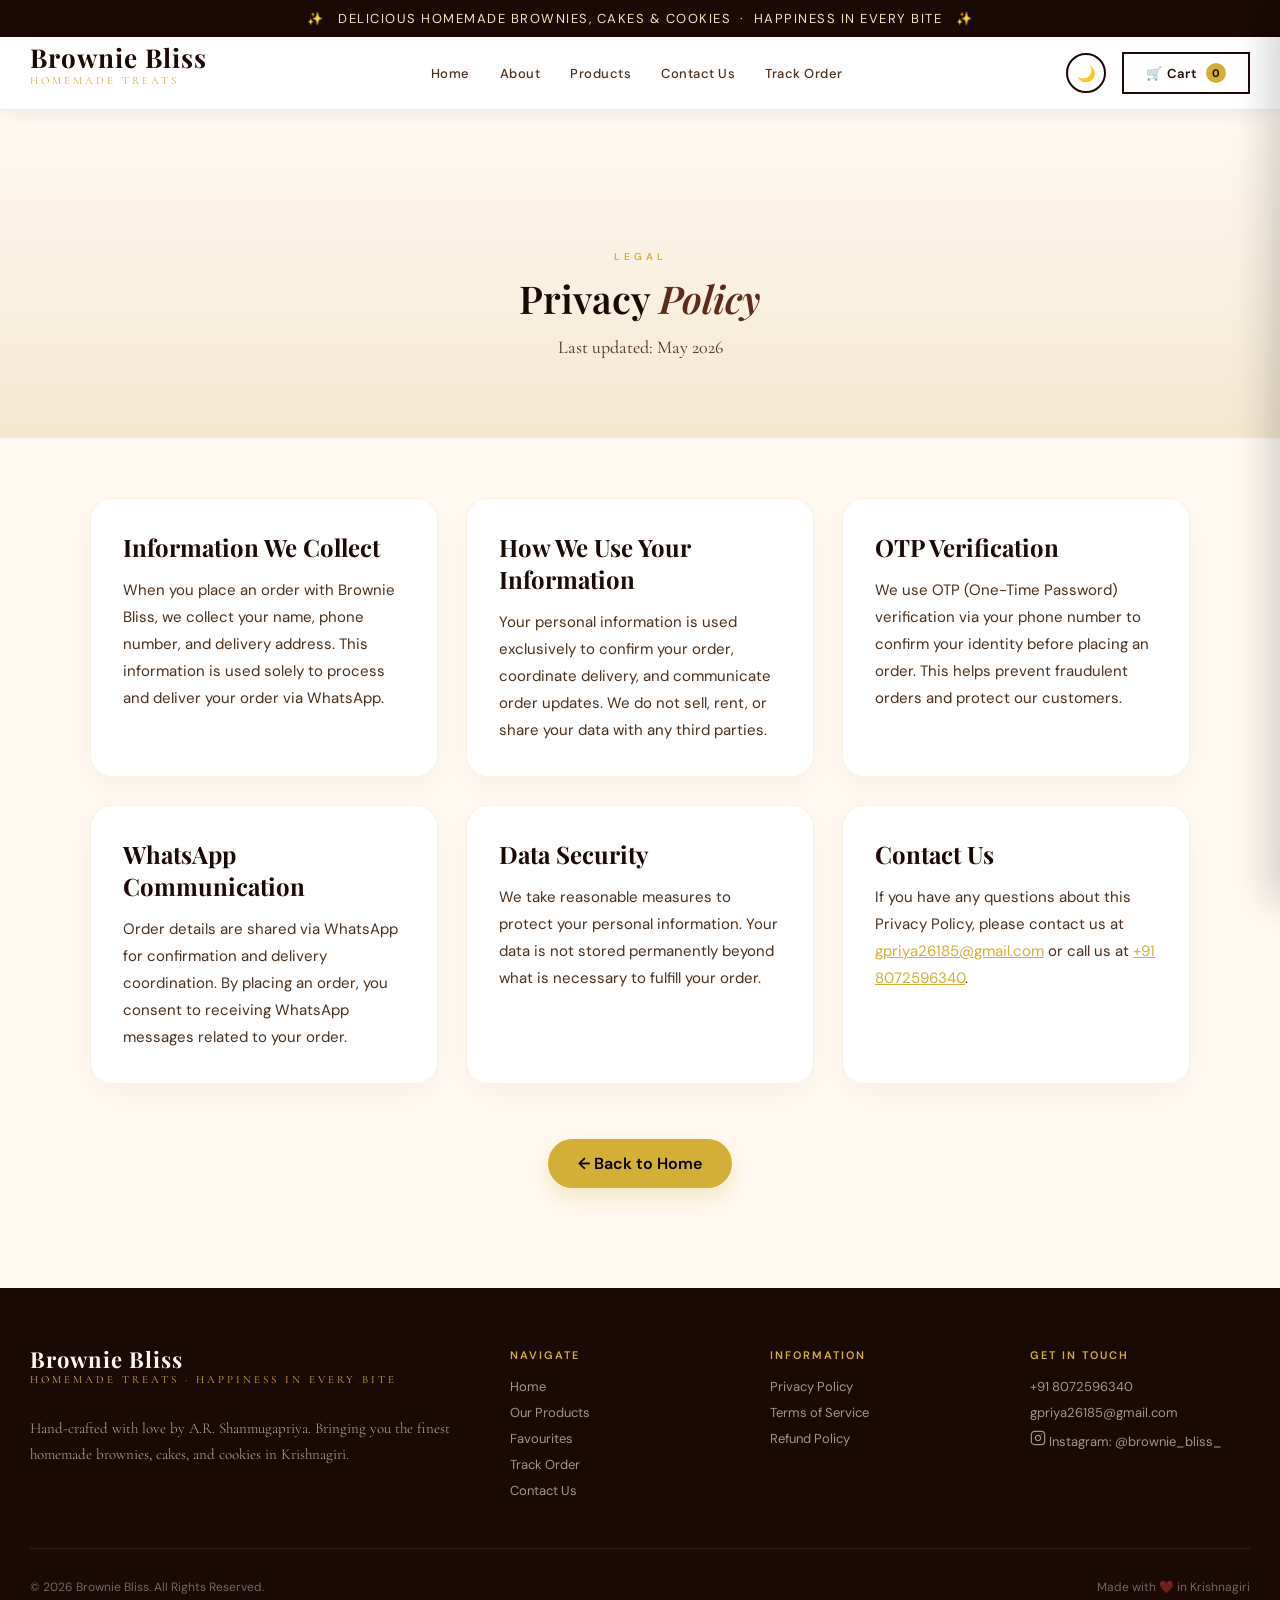
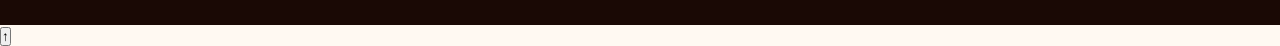
<file: public/privacy-policy.html>
<!DOCTYPE html>
<html lang="en">

<head>
    <meta charset="UTF-8">
    <meta name="viewport" content="width=device-width, initial-scale=1.0">
    <link rel="icon" type="image/png" href="assets/favicon.png">
    <title>Privacy Policy — Brownie Bliss</title>
    <link
        href="https://fonts.googleapis.com/css2?family=Playfair+Display:ital,wght@0,400;0,600;0,700;1,400&family=Cormorant+Garamond:wght@300;400;500&family=DM+Sans:wght@300;400;500&display=swap"
        rel="stylesheet">
    <link rel="stylesheet" href="style.css">
    <script>
        (function () {
            try {
                var t = localStorage.getItem('bb_theme') || 'light';
                if (t === 'dark') document.documentElement.classList.add('dark');
            } catch (_) { }
        })();
    </script>
</head>

<body>

    <div class="announcement">✨ &nbsp; DELICIOUS HOMEMADE BROWNIES, CAKES & COOKIES &nbsp;·&nbsp; HAPPINESS IN EVERY
        BITE &nbsp; ✨</div>

    <header>
        <div class="header-inner">
            <a href="index.html" class="logo">
                <span class="logo-name">Brownie Bliss</span>
                <span class="logo-sub">Homemade Treats</span>
            </a>
            <nav>
                <a href="index.html">Home</a>
                <a href="about.html">About</a>
                <a href="products.html">Products</a>
                <a href="contact.html">Contact Us</a>
                <a href="track.html">Track Order</a>
            </nav>
            <button class="menu-toggle" onclick="toggleMenu()">☰</button>
            <div class="header-actions">
                <button id="themeToggleBtn" class="theme-toggle-btn" onclick="toggleTheme()"
                    aria-label="Toggle dark mode">
                    <span id="themeIcon">🌙</span>
                </button>
                <button class="cart-btn" onclick="openCart()">
                    🛒 Cart <span class="cart-count" id="cartBadge">0</span>
                </button>
            </div>
        </div>
    </header>

    <div class="mobile-menu" id="mobileMenu">
        <a href="index.html">Home</a>
        <a href="products.html">Products</a>
        <a href="contact.html">Contact</a>
        <a href="track.html">Track Order</a>
    </div>

    <!-- PAGE HERO -->
    <section class="legal-hero">
        <span class="section-label">Legal</span>
        <h1 class="section-title">Privacy <em>Policy</em></h1>
        <p
            style="color: var(--text-mid); font-family: 'Cormorant Garamond', serif; font-size: 18px; max-width: 600px; margin: 0 auto;">
            Last updated: May 2026</p>
    </section>

    <!-- CONTENT -->
    <section style="padding: 60px 24px 100px; background: var(--cream);">
        <div class="legal-container">
            <div class="legal-grid">
                <div class="legal-card">
                    <h2>Information We Collect</h2>
                    <p>
                        When you place an order with Brownie Bliss, we collect your name,
                        phone number, and delivery address. This information is used solely to process and deliver your
                        order via WhatsApp.
                    </p>
                </div>
                <div class="legal-card">
                    <h2>How We Use Your Information</h2>
                    <p>
                        Your personal information is used exclusively to confirm your order,
                        coordinate delivery, and communicate order updates. We do not sell, rent, or share your data
                        with
                        any third parties.
                    </p>
                </div>

                <div class="legal-card">
                    <h2>OTP Verification</h2>
                    <p>
                        We use OTP (One-Time Password) verification via your phone number to
                        confirm your identity before placing an order. This helps prevent fraudulent orders and protect
                        our
                        customers.
                    </p>
                </div>

                <div class="legal-card">
                    <h2>WhatsApp Communication</h2>
                    <p>
                        Order details are shared via WhatsApp for confirmation and delivery
                        coordination. By placing an order, you consent to receiving WhatsApp messages related to your
                        order.
                    </p>
                </div>

                <div class="legal-card">
                    <h2>
                        Data Security</h2>
                    <p>
                        We take reasonable measures to protect your personal information.
                        Your data is not stored permanently beyond what is necessary to fulfill your order.
                    </p>
                </div>

                <div class="legal-card">
                    <h2>
                        Contact Us</h2>
                    <p>
                        If you have any questions about this Privacy Policy, please contact
                        us at <a href="mailto:gpriya26185@gmail.com"
                            style="color: var(--gold);">gpriya26185@gmail.com</a>
                        or call us at <a href="tel:08072596340" style="color: var(--gold);">+91 8072596340</a>.
                    </p>
                </div>
            </div>
            <div class="legal-back">
                <a href="index.html" class="legal-back-btn">
                    ← Back to Home
                </a>
            </div>
        </div>
    </section>

    <footer id="contact">
        <div class="footer-inner">
            <div class="footer-top">
                <div class="footer-brand">
                    <div class="logo">
                        <span class="logo-name">Brownie Bliss</span>
                        <span class="logo-sub">Homemade Treats · Happiness in every bite</span>
                    </div>
                    <p>Hand-crafted with love by A.R. Shanmugapriya. Bringing you the finest homemade brownies, cakes,
                        and cookies in Krishnagiri.</p>
                </div>
                <div class="footer-col">
                    <h4>Navigate</h4>
                    <a href="index.html">Home</a>
                    <a href="products.html">Our Products</a>
                    <a href="favourites.html">Favourites</a>
                    <a href="track.html">Track Order</a>
                    <a href="contact.html">Contact Us</a>
                </div>
                <div class="footer-col">
                    <h4>Information</h4>
                    <a href="privacy-policy.html">Privacy Policy</a>
                    <a href="terms-of-service.html">Terms of Service</a>
                    <a href="refund-policy.html">Refund Policy</a>
                </div>
                <div class="footer-col">
                    <h4>Get In Touch</h4>
                    <a href="tel:08072596340">+91 8072596340</a>
                    <a href="mailto:gpriya26185@gmail.com">gpriya26185@gmail.com</a>
                    <a href="https://instagram.com/brownie_bliss_" target="_blank" rel="noopener noreferrer"
                        class="footer-social-link" aria-label="Visit Brownie Bliss on Instagram (opens in a new tab)">
                        <svg class="footer-social-icon" viewBox="0 0 24 24" fill="none" stroke="currentColor"
                            stroke-width="1.8" stroke-linecap="round" stroke-linejoin="round" aria-hidden="true"
                            focusable="false">
                            <rect x="2" y="2" width="20" height="20" rx="5" ry="5"></rect>
                            <path d="M16 11.37A4 4 0 1 1 12.63 8 4 4 0 0 1 16 11.37z"></path>
                            <line x1="17.5" y1="6.5" x2="17.51" y2="6.5"></line>
                        </svg>
                        <span>Instagram: @brownie_bliss_</span>
                    </a>
                </div>
            </div>
            <div class="footer-bottom">
                <span>© 2026 Brownie Bliss. All Rights Reserved.</span>
                <span>Made with ❤️ in Krishnagiri</span>
            </div>
        </div>
    </footer>

    <div class="cart-overlay" id="cartOverlay" onclick="closeCart()"></div>
    <div class="cart-sidebar" id="cartSidebar">
        <div class="cart-header">
            <span class="cart-title">Your Cart 🛒</span>
            <button class="cart-close" onclick="closeCart()">✕</button>
        </div>
        <div class="cart-items" id="cartItems"></div>
    </div>

    <div class="toast" id="toast"></div>
    <button id="scrollTopBtn" onclick="scrollToTop()">↑</button>
    <script src="script.js"></script>
</body>

</html>
</file>
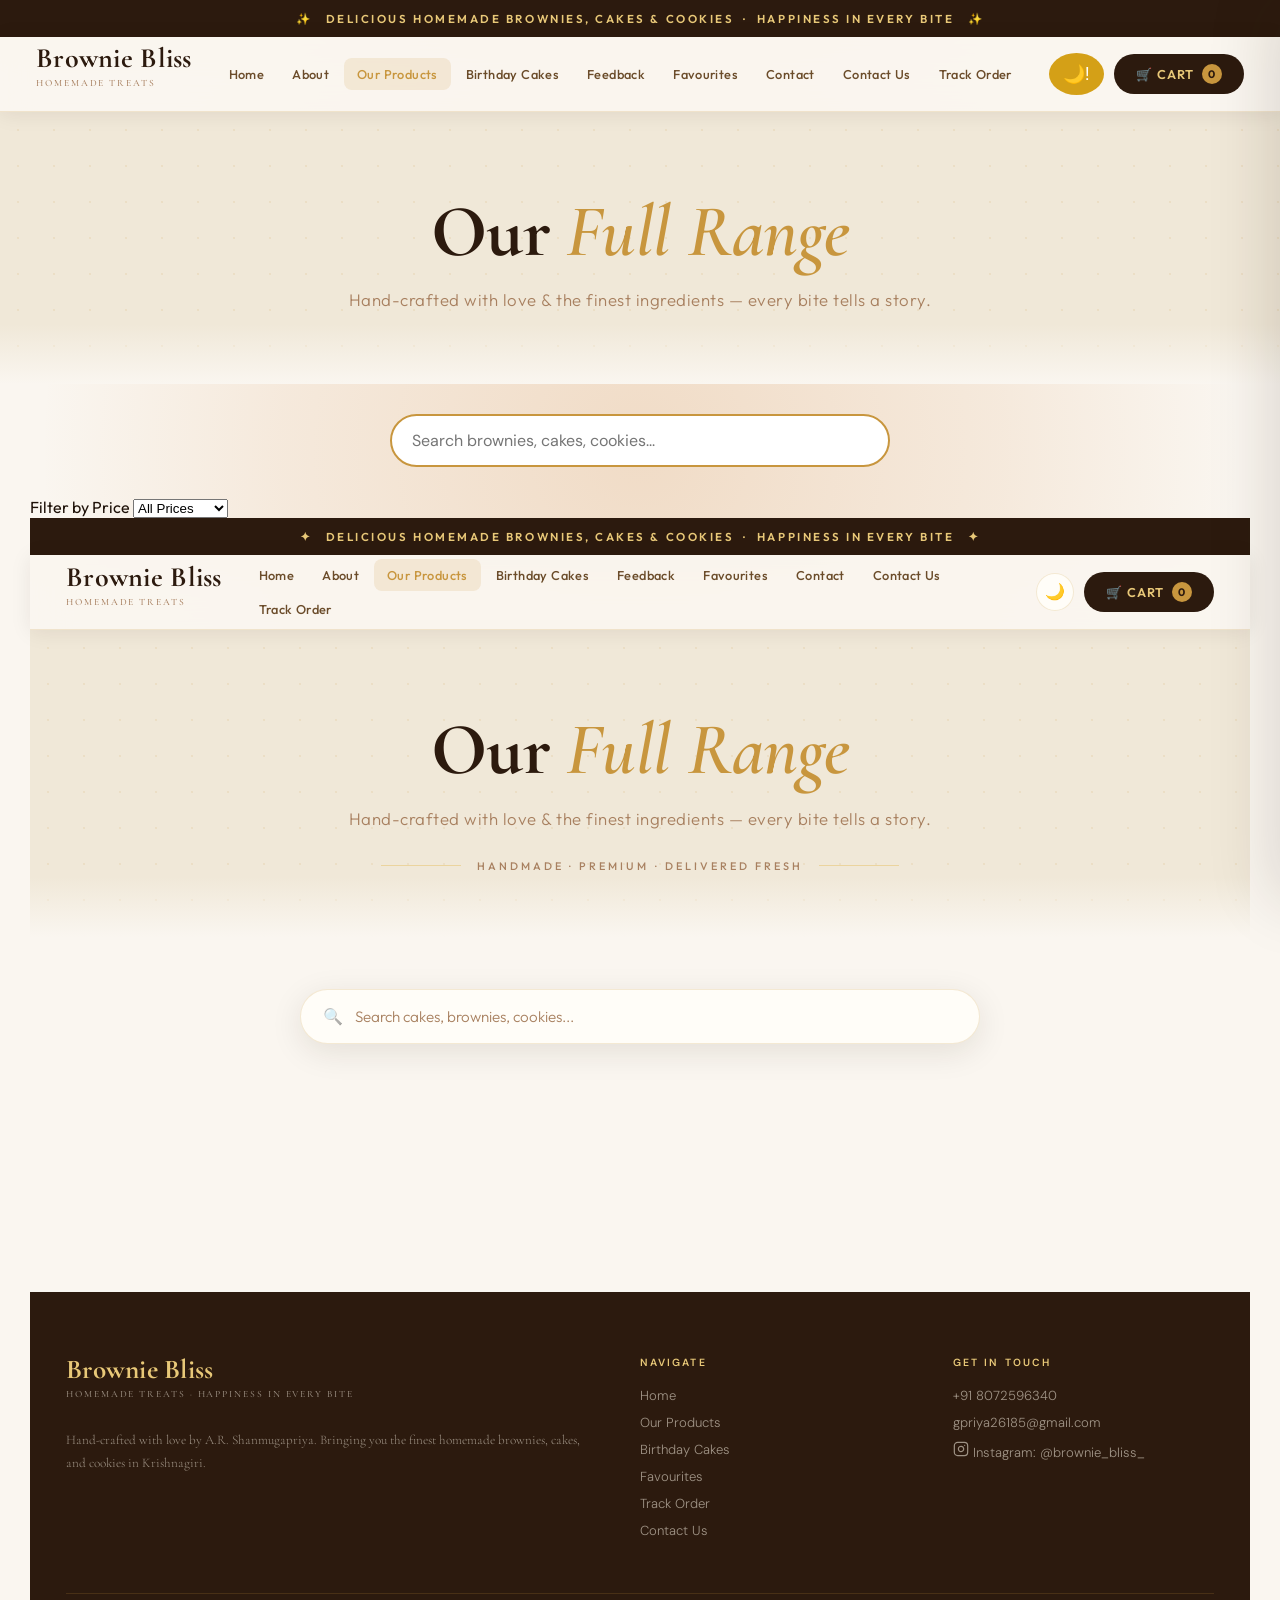
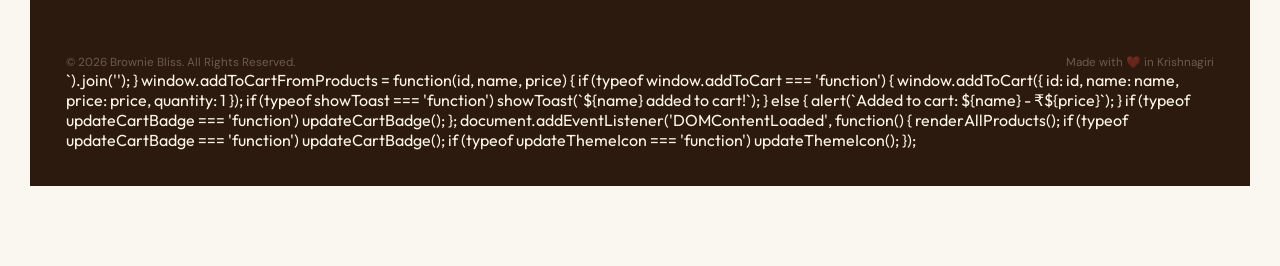
<file: public/products.html>
<!doctype html>
<html lang="en">
<head>
  <meta charset="UTF-8">
  <meta name="viewport" content="width=device-width, initial-scale=1.0">
  <title>Brownie Bliss — Our Full Range</title>
  <link rel="icon" type="image/png" href="assets/favicon.png">
  <link href="https://fonts.googleapis.com/css2?family=Playfair+Display:ital,wght@0,400;0,600;0,700;1,400&family=Cormorant+Garamond:wght@300;400;500&family=DM+Sans:wght@300;400;500&display=swap" rel="stylesheet">
  <link rel="stylesheet" href="style.css">
  <script>
    (function() {
      try {
        var t = localStorage.getItem('bb_theme') || 'light';
        if (t === 'dark') document.documentElement.classList.add('dark');
      } catch(_) {}
    })();
  </script>
  <style>
    .all-products-grid {
      display: grid;
      grid-template-columns: repeat(auto-fill, minmax(280px, 1fr));
      gap: 40px;
      margin: 60px 0 80px;
    }
    .product-card {
      background: var(--white);
      border-radius: 4px;
      overflow: hidden;
      box-shadow: var(--shadow);
      transition: transform 0.3s ease, box-shadow 0.3s ease;
      display: flex;
      flex-direction: column;
      height: 100%;
    }
    .product-card:hover {
      transform: translateY(-5px);
      box-shadow: 0 20px 30px rgba(0,0,0,0.1);
    }
    .product-img {
      width: 100%;
      height: 260px;
      object-fit: cover;
      display: block;
    }
    .product-info {
      padding: 20px;
      flex: 1;
      display: flex;
      flex-direction: column;
    }
    .product-title {
      font-family: 'Playfair Display', serif;
      font-size: 1.3rem;
      font-weight: 700;
      margin-bottom: 8px;
      color: var(--brown-dark);
    }
    .product-category {
      font-size: 0.75rem;
      text-transform: uppercase;
      letter-spacing: 1px;
      color: var(--gold);
      margin-bottom: 12px;
    }
    .product-desc {
      font-family: 'DM Sans', sans-serif;
      font-size: 0.9rem;
      color: var(--text-mid);
      margin-bottom: 16px;
      line-height: 1.4;
      flex-grow: 1;
    }
    .product-price {
      font-size: 1.3rem;
      font-weight: 700;
      color: var(--brown-dark);
      margin-bottom: 16px;
    }
    .add-to-cart-btn {
      background: var(--gold);
      border: none;
      padding: 10px 16px;
      font-family: 'DM Sans', sans-serif;
      font-weight: 600;
      font-size: 0.8rem;
      cursor: pointer;
      border-radius: 2px;
      transition: background 0.2s;
      width: 100%;
      margin-top: auto;
    }
    .add-to-cart-btn:hover {
      background: #c9a03d;
    }
    .page-header {
      text-align: center;
      padding: 60px 20px 20px;
      background: var(--cream);
    }
    .page-header h1 {
      font-family: 'Playfair Display', serif;
      font-size: 2.8rem;
      color: var(--brown-dark);
    }
    .page-header p {
      color: var(--text-mid);
      max-width: 600px;
      margin: 10px auto;
    }
    .dark .product-card {
      background: var(--brown-dark);
    }
    .dark .product-title,
    .dark .product-price {
      color: var(--white);
    }
    .dark .product-desc {
      color: rgba(255,255,255,0.8);
    }
    /* Search Bar */
.search-wrapper {
  width: 100%;
  display: flex;
  justify-content: center;
  margin: 30px 0;
}

.search-wrapper input {
  width: 100%;
  max-width: 500px;
  padding: 14px 20px;
  border: 2px solid var(--gold);
  border-radius: 40px;
  outline: none;
  font-size: 1rem;
  font-family: 'DM Sans', sans-serif;
  background: var(--white);
  color: var(--brown-dark);
  transition: 0.3s ease;
}

.search-wrapper input:focus {
  box-shadow: 0 0 10px rgba(201, 160, 61, 0.3);
}

.dark .search-wrapper input {
  background: var(--brown-dark);
  color: var(--white);
  border: 2px solid var(--gold);
}
/* Theme Toggle Button */

#themeToggle {
  background: #d4a017;
  color: white;
  border: none;
  padding: 10px 14px;
  border-radius: 50%;
  cursor: pointer;
  font-size: 18px;
  transition: 0.3s ease;
}

#themeToggle:hover {
  transform: scale(1.1);
}

/* DARK MODE */

.dark-mode {
  background-color: #1a1a1a;
  color: white;
}

.dark-mode header,
.dark-mode footer,
.dark-mode .product-card {
  background-color: #2b2b2b;
  color: white;
}

.dark-mode input,
.dark-mode select {
  background-color: #333;
  color: white;
  border: 1px solid #555;
}

.dark-mode .product-title,
.dark-mode .product-price {
  color: white;
}
/* Fix brown text in dark mode */

.dark-mode h1,
.dark-mode h2,
.dark-mode h3,
.dark-mode h4,
.dark-mode h5,
.dark-mode h6,
.dark-mode p,
.dark-mode span,
.dark-mode a,
.dark-mode label,
.dark-mode li,
.dark-mode .product-title,
.dark-mode .product-price,
.dark-mode .product-category,
.dark-mode .logo-name,
.dark-mode .logo-sub,
.dark-mode .footer-col h4,
.dark-mode .footer-col a,
.dark-mode .page-header h1,
/* .dark-mode .page-header p {
  color: white !important;
} */

/* Optional: softer white for descriptions */

.dark-mode .product-desc,
.dark-mode .footer-brand p,
.dark-mode .footer-bottom span {
  color: rgba(255,255,255,0.8) !important;
}
  </style>
</head>
<body>

  <div class="announcement">✨ &nbsp; DELICIOUS HOMEMADE BROWNIES, CAKES & COOKIES &nbsp;·&nbsp; HAPPINESS IN EVERY BITE &nbsp; ✨</div>

  <header>
    <div class="header-inner">
      <a href="index.html" class="logo">
        <span class="logo-name">Brownie Bliss</span>
        <span class="logo-sub">Homemade Treats</span>
      </a>
      <nav>
        <a href="index.html">Home</a>
        <a href="about.html">About</a>
        <a href="products.html" class="active">Our Products</a>
        <a href="index.html#birthday">Birthday Cakes</a>
        <a href="index.html#feedback">Feedback</a>
        <a href="favourites.html">Favourites <span class="nav-count" data-favourites-count style="display:none">0</span></a>
        <a href="index.html#contact">Contact</a>
        <a href="contact.html">Contact Us</a>
        <a href="track.html">Track Order</a>
      </nav>
      <button class="menu-toggle" onclick="toggleMenu()">☰</button>
      <div class="header-actions">
        <button id="themeToggle">
  🌙!
</button>
        <button class="cart-btn" onclick="openCart()">
          🛒 Cart
          <span class="cart-count" id="cartBadge">0</span>
        </button>
      </div>
    </div>
  </header>
  <div class="mobile-menu" id="mobileMenu">
    <a href="index.html">Home</a>
    <a href="products.html">Our Products</a>
    <a href="index.html#birthday">Birthday Cakes</a>
    <a href="index.html#contact">Contact</a>
    <a href="track.html">Track Order</a>
  </div>

  <div class="page-header">
    <h1>Our <em>Full Range</em></h1>
    <p>Hand-crafted with love & the finest ingredients — every bite tells a story.</p>
  </div>

  <div class="products-inner" style="padding: 0 30px 80px;">
    <!-- Search Bar -->
<div class="search-wrapper">
  <input
    type="text"
    id="searchInput"
    placeholder="Search brownies, cakes, cookies..."
    onkeyup="searchProducts()"
  />
</div>
    <!-- Price Filter from main branch -->
    <div class="price-filter-wrapper">
      <div class="price-filter">
        <label for="priceFilter">Filter by Price</label>
        <select id="priceFilter" class="custom-price-filter" onchange="updatePriceFilter()">
          <option value="all">All Prices</option>
          <option value="under200">Under ₹200</option>
          <option value="200to500">₹200 - ₹500</option>
          <option value="above500">Above ₹500</option>
        </select>
      </div>
  <head>
    <meta charset="UTF-8" />
    <meta name="viewport" content="width=device-width, initial-scale=1.0" />
    <title>Brownie Bliss — Our Full Range</title>
    <link rel="icon" type="image/png" href="assets/favicon.png" />
    <link
      href="https://fonts.googleapis.com/css2?family=Cormorant+Garamond:ital,wght@0,300;0,500;0,700;1,400;1,600&family=Outfit:wght@300;400;500;600&display=swap"
      rel="stylesheet"
    />
    <link rel="stylesheet" href="style.css" />
    <script>
      (function () {
        try {
          var t = localStorage.getItem('bb_theme') || 'light';
          if (t === 'dark') document.documentElement.classList.add('dark');
        } catch (_) {}
      })();
    </script>

    <style>
      /* ─── DESIGN TOKENS ─────────────────────────────────────────────── */
      :root {
        --gold: #c8963e;
        --gold-light: #e8c878;
        --gold-pale: #fdf6e7;
        --gold-glow: rgba(200, 150, 62, 0.15);
        --brown: #2c1a0e;
        --brown-mid: #5c3d1e;
        --brown-light: #a07040;
        --cream: #faf6f0;
        --cream-dark: #f0e8d8;
        --cream-mid: #f5ede0;
        --text: #1e1108;
        --text-mid: #6b4c2a;
        --text-light: #a88060;
        --card-bg: #fffdf8;
        --border: rgba(200, 150, 62, 0.2);
        --border-soft: rgba(200, 150, 62, 0.1);
        --shadow-card: 0 8px 32px rgba(44, 26, 14, 0.1);
        --shadow-hover: 0 24px 56px rgba(44, 26, 14, 0.18);
        --radius: 18px;
        --radius-sm: 10px;
        --radius-pill: 999px;
      }

      .dark {
        --cream: #141008;
        --cream-dark: #1e160a;
        --cream-mid: #1a1208;
        --card-bg: #1c1409;
        --text: #f5ede0;
        --text-mid: #c8a878;
        --text-light: #8a6840;
        --border: rgba(200, 150, 62, 0.18);
        --border-soft: rgba(200, 150, 62, 0.08);
        --shadow-card: 0 8px 32px rgba(0, 0, 0, 0.4);
        --shadow-hover: 0 24px 56px rgba(0, 0, 0, 0.5);
      }

      /* ─── BASE RESET ────────────────────────────────────────────────── */
      *,
      *::before,
      *::after {
        box-sizing: border-box;
        margin: 0;
        padding: 0;
      }

      html {
        scroll-behavior: smooth;
      }

      body {
        font-family: 'Outfit', sans-serif;
        background: var(--cream);
        color: var(--text);
        min-height: 100vh;
        transition: background 0.3s, color 0.3s;
      }

      /* ─── ANNOUNCEMENT BAR ──────────────────────────────────────────── */
      .announcement {
        background: var(--brown);
        color: var(--gold-light);
        text-align: center;
        padding: 11px 20px;
        font-size: 0.72rem;
        letter-spacing: 0.22em;
        font-weight: 600;
        text-transform: uppercase;
        font-family: 'Outfit', sans-serif;
      }

      /* ─── HEADER / NAV ──────────────────────────────────────────────── */
      header {
        position: sticky;
        top: 0;
        z-index: 100;
        background: rgba(250, 246, 240, 0.94);
        backdrop-filter: blur(18px);
        -webkit-backdrop-filter: blur(18px);
        border-bottom: 1px solid var(--border);
        transition: background 0.3s;
      }

      .dark header {
        background: rgba(20, 16, 8, 0.94);
      }

      .header-inner {
        max-width: 1320px;
        margin: 0 auto;
        padding: 0 36px;
        height: 74px;
        display: flex;
        align-items: center;
        gap: 24px;
      }

      /* Logo */
      a.logo,
      .logo {
        display: flex;
        flex-direction: column;
        line-height: 1;
        text-decoration: none;
        flex-shrink: 0;
      }

      .logo-name {
        font-family: 'Cormorant Garamond', serif;
        font-size: 1.75rem;
        font-weight: 700;
        color: var(--brown);
        letter-spacing: 0.01em;
        transition: color 0.2s;
      }

      .dark .logo-name {
        color: var(--gold-light);
      }

      .logo-sub {
        font-size: 0.6rem;
        letter-spacing: 0.2em;
        text-transform: uppercase;
        color: var(--text-light);
        margin-top: 3px;
        font-weight: 500;
      }

      /* Nav links */
      header nav {
        display: flex;
        align-items: center;
        gap: 2px;
        flex: 1;
        flex-wrap: wrap;
      }

      header nav a {
        padding: 8px 13px;
        font-size: 0.8rem;
        color: var(--text-mid);
        font-weight: 500;
        letter-spacing: 0.03em;
        text-decoration: none;
        border-radius: 8px;
        transition: all 0.2s;
        white-space: nowrap;
        position: relative;
      }

      header nav a:hover {
        color: var(--gold);
        background: var(--gold-glow);
      }

      header nav a.active {
        color: var(--gold);
        background: var(--gold-glow);
      }

      .nav-count {
        background: var(--gold);
        color: var(--brown);
        font-size: 0.62rem;
        font-weight: 700;
        padding: 1px 6px;
        border-radius: var(--radius-pill);
        margin-left: 4px;
        vertical-align: middle;
      }

      /* Header actions */
      .header-actions {
        display: flex;
        align-items: center;
        gap: 10px;
        flex-shrink: 0;
      }

      .theme-toggle-btn {
        width: 38px;
        height: 38px;
        border-radius: 50%;
        border: 1px solid var(--border);
        background: var(--card-bg);
        cursor: pointer;
        font-size: 1rem;
        display: flex;
        align-items: center;
        justify-content: center;
        transition: all 0.25s;
      }

      .theme-toggle-btn:hover {
        background: var(--gold);
        border-color: var(--gold);
        transform: rotate(20deg);
      }

      .cart-btn {
        display: flex;
        align-items: center;
        gap: 8px;
        background: var(--brown);
        color: var(--gold-light);
        border: none;
        padding: 10px 22px;
        border-radius: var(--radius-pill);
        font-size: 0.8rem;
        font-family: 'Outfit', sans-serif;
        font-weight: 600;
        cursor: pointer;
        letter-spacing: 0.08em;
        text-transform: uppercase;
        transition: all 0.25s;
        white-space: nowrap;
      }

      .cart-btn:hover {
        background: var(--gold);
        color: var(--brown);
        transform: translateY(-1px);
      }

      .cart-count {
        background: var(--gold);
        color: var(--brown);
        width: 20px;
        height: 20px;
        border-radius: 50%;
        font-size: 0.68rem;
        display: flex;
        align-items: center;
        justify-content: center;
        font-weight: 700;
      }

      /* Hamburger */
      .menu-toggle {
        display: none;
        background: none;
        border: 1px solid var(--border);
        padding: 8px 12px;
        border-radius: 8px;
        font-size: 1.1rem;
        cursor: pointer;
        color: var(--text);
        margin-left: auto;
      }

      /* Mobile menu */
      .mobile-menu {
        display: none;
        flex-direction: column;
        background: var(--card-bg);
        border-bottom: 1px solid var(--border);
        padding: 12px 0;
      }

      .mobile-menu a {
        padding: 13px 28px;
        font-size: 0.9rem;
        color: var(--text-mid);
        text-decoration: none;
        font-weight: 500;
        transition: all 0.2s;
        border-left: 3px solid transparent;
      }

      .mobile-menu a:hover {
        color: var(--gold);
        background: var(--gold-glow);
        border-left-color: var(--gold);
      }

      .mobile-menu.open {
        display: flex;
      }

      /* ─── PAGE HERO ─────────────────────────────────────────────────── */
      .page-header {
        padding: 80px 36px 64px;
        text-align: center;
        background: var(--cream-dark);
        position: relative;
        overflow: hidden;
      }

      .page-header::before {
        content: '';
        position: absolute;
        inset: 0;
        background-image: radial-gradient(
          circle,
          rgba(200, 150, 62, 0.12) 1px,
          transparent 1px
        );
        background-size: 36px 36px;
        pointer-events: none;
      }

      .page-header::after {
        content: '';
        position: absolute;
        bottom: 0;
        left: 0;
        right: 0;
        height: 60px;
        background: linear-gradient(to top, var(--cream), transparent);
      }

      .page-header h1 {
        font-family: 'Cormorant Garamond', serif;
        font-size: clamp(2.8rem, 7vw, 4.6rem);
        font-weight: 700;
        color: var(--brown);
        line-height: 1.08;
        letter-spacing: -0.01em;
        position: relative;
        z-index: 1;
      }

      .dark .page-header h1 {
        color: var(--gold-pale);
      }

      .page-header h1 em {
        color: var(--gold);
        font-style: italic;
        font-weight: 600;
      }

      .page-header p {
        margin-top: 18px;
        color: var(--text-light);
        font-size: 1.05rem;
        font-weight: 300;
        letter-spacing: 0.03em;
        position: relative;
        z-index: 1;
      }

      .page-header-divider {
        display: flex;
        align-items: center;
        justify-content: center;
        gap: 16px;
        margin-top: 30px;
        position: relative;
        z-index: 1;
      }

      .page-header-divider span {
        height: 1px;
        width: 80px;
        background: var(--gold-light);
        opacity: 0.6;
      }

      .page-header-divider small {
        font-size: 0.68rem;
        letter-spacing: 0.28em;
        text-transform: uppercase;
        color: var(--text-light);
        font-weight: 500;
      }

      /* ─── PRODUCTS INNER WRAPPER ────────────────────────────────────── */
      .products-inner {
        max-width: 1320px;
        margin: 0 auto;
      }

      /* ─── SEARCH SECTION ────────────────────────────────────────────── */
      .search-section {
        max-width: 680px;
        margin: 52px auto 48px;
      }

      .search-box {
        position: relative;
        display: flex;
        align-items: center;
        background: var(--card-bg);
        border: 1.5px solid var(--border);
        border-radius: var(--radius-pill);
        box-shadow: var(--shadow-card);
        transition: all 0.3s ease;
      }

      .search-box:focus-within {
        border-color: var(--gold);
        box-shadow: 0 4px 32px rgba(200, 150, 62, 0.2);
      }

      .search-icon {
        position: absolute;
        left: 22px;
        font-size: 1rem;
        opacity: 0.5;
        pointer-events: none;
        z-index: 1;
      }

      .product-search-input {
        width: 100%;
        padding: 17px 52px 17px 54px;
        border: none;
        outline: none;
        font-size: 0.95rem;
        font-family: 'Outfit', sans-serif;
        color: var(--text);
        background: transparent;
        border-radius: var(--radius-pill);
      }

      .product-search-input::placeholder {
        color: var(--text-light);
        font-weight: 300;
      }

      .clear-search-btn {
        position: absolute;
        right: 14px;
        width: 30px;
        height: 30px;
        border-radius: 50%;
        border: none;
        background: var(--cream-dark);
        cursor: pointer;
        font-size: 0.78rem;
        display: none;
        align-items: center;
        justify-content: center;
        transition: all 0.2s;
        color: var(--text-mid);
      }

      .clear-search-btn:hover {
        background: var(--gold);
        color: white;
      }

      /* Search suggestions */
      .search-suggestions {
        margin-top: 14px;
        display: flex;
        flex-wrap: wrap;
        gap: 10px;
        justify-content: center;
      }

      .search-suggestion-item {
        padding: 8px 18px;
        background: var(--card-bg);
        border: 1px solid var(--border);
        border-radius: var(--radius-pill);
        cursor: pointer;
        font-size: 0.8rem;
        font-family: 'Outfit', sans-serif;
        font-weight: 500;
        color: var(--text-mid);
        transition: all 0.22s ease;
        letter-spacing: 0.03em;
      }

      .search-suggestion-item:hover {
        background: var(--brown);
        color: var(--gold-light);
        border-color: var(--brown);
        transform: translateY(-2px);
      }

      /* Recent searches */
      .recent-searches {
        margin-top: 14px;
        display: flex;
        flex-wrap: wrap;
        gap: 8px;
        justify-content: center;
      }

      .recent-search-tag {
        background: var(--gold-glow);
        border: 1px solid var(--border-soft);
        padding: 7px 16px;
        border-radius: var(--radius-pill);
        font-size: 0.78rem;
        cursor: pointer;
        color: var(--text-mid);
        transition: all 0.2s ease;
        font-weight: 500;
      }

      .recent-search-tag:hover {
        background: var(--gold);
        color: var(--brown);
        border-color: var(--gold);
      }

      /* ─── PRODUCTS GRID ─────────────────────────────────────────────── */
      .all-products-grid {
        display: grid;
        grid-template-columns: repeat(auto-fill, minmax(270px, 1fr));
        gap: 28px;
      }

      /* ─── PRODUCT CARD (injected by script.js) ──────────────────────── */
      /*
        script.js renders cards into #productsGrid.
        We style the classes it commonly uses:
        .product-card, .product-img / .product-image-wrap,
        .product-info / .product-body, .product-name, .product-desc,
        .product-price, .add-to-cart-btn / .add-btn,
        .product-badge, .fav-btn
      */

      .product-card {
        background: var(--card-bg);
        border-radius: var(--radius);
        overflow: hidden;
        border: 1px solid var(--border);
        cursor: pointer;
        transition: transform 0.32s cubic-bezier(0.34, 1.56, 0.64, 1),
          box-shadow 0.32s ease;
        position: relative;
        display: flex;
        flex-direction: column;
        animation: bbFadeUp 0.5s both;
      }

      .product-card:hover {
        transform: translateY(-9px);
        box-shadow: var(--shadow-hover);
      }

      /* Image wrapper */
      .product-image-wrap,
      .product-img-wrap,
      .card-image-wrap {
        height: 220px;
        position: relative;
        overflow: hidden;
        background: var(--cream-dark);
        flex-shrink: 0;
      }

      .product-image-wrap img,
      .product-img-wrap img,
      .card-image-wrap img,
      .product-card img {
        width: 100%;
        height: 100%;
        object-fit: cover;
        display: block;
        transition: transform 0.5s ease;
      }

      .product-card:hover .product-image-wrap img,
      .product-card:hover .product-img-wrap img,
      .product-card:hover .card-image-wrap img {
        transform: scale(1.07);
      }

      /* Badge */
      .product-badge,
      .card-badge {
        position: absolute;
        top: 14px;
        left: 14px;
        background: var(--brown);
        color: var(--gold-light);
        font-size: 0.62rem;
        font-weight: 700;
        letter-spacing: 0.12em;
        text-transform: uppercase;
        padding: 5px 13px;
        border-radius: var(--radius-pill);
        font-family: 'Outfit', sans-serif;
        z-index: 2;
      }

      /* Fav button */
      .fav-btn,
      .favourite-btn {
        position: absolute;
        top: 12px;
        right: 12px;
        width: 36px;
        height: 36px;
        border-radius: 50%;
        border: none;
        background: rgba(255, 255, 255, 0.88);
        backdrop-filter: blur(6px);
        cursor: pointer;
        font-size: 1.05rem;
        display: flex;
        align-items: center;
        justify-content: center;
        transition: all 0.22s;
        box-shadow: 0 2px 10px rgba(0, 0, 0, 0.1);
        z-index: 2;
      }

      .fav-btn:hover,
      .favourite-btn:hover {
        background: white;
        transform: scale(1.15);
      }

      .fav-btn.active,
      .favourite-btn.active {
        background: #fee2e2;
      }

      /* Card body */
      .product-info,
      .product-body,
      .card-body {
        padding: 20px 22px 22px;
        display: flex;
        flex-direction: column;
        flex: 1;
      }

      .product-category,
      .card-category {
        font-size: 0.65rem;
        letter-spacing: 0.18em;
        text-transform: uppercase;
        color: var(--text-light);
        font-weight: 600;
        margin-bottom: 6px;
        font-family: 'Outfit', sans-serif;
      }

      .product-name,
      .card-name {
        font-family: 'Cormorant Garamond', serif;
        font-size: 1.3rem;
        font-weight: 600;
        color: var(--brown);
        line-height: 1.2;
        margin-bottom: 8px;
      }

      .dark .product-name,
      .dark .card-name {
        color: var(--gold-pale);
      }

      .product-desc,
      .card-desc {
        font-size: 0.81rem;
        color: var(--text-light);
        line-height: 1.65;
        font-weight: 300;
        margin-bottom: 18px;
        flex: 1;
      }
      .product-meta {
        display: flex;
        flex-direction: column;
        gap: 5px;
        margin-bottom: 12px;
        padding: 10px;
        background: var(--gold-glow);
        border: 1px solid var(--border-soft);
        border-radius: 8px;
        font-size: 0.75rem;
        color: var(--text-mid);
}
        .product-meta span {
        display: block;
}

.product-meta strong {
  color: var(--brown);
}

.dark .product-meta strong {
  color: var(--gold-light);
}

      /* Price + CTA row */
      .product-footer,
      .card-footer {
        display: flex;
        align-items: center;
        justify-content: space-between;
        gap: 8px;
        margin-top: auto;
      }

      .product-price,
      .card-price {
        font-family: 'Cormorant Garamond', serif;
        font-size: 1.45rem;
        font-weight: 700;
        color: var(--gold);
        line-height: 1;
      }

      .product-price small,
      .card-price small {
        display: block;
        font-size: 0.7rem;
        font-weight: 400;
        font-family: 'Outfit', sans-serif;
        color: var(--text-light);
        margin-top: 3px;
      }

      .add-to-cart-btn,
      .add-btn,
      .add-cart-btn {
        display: inline-flex;
        align-items: center;
        gap: 6px;
        background: var(--brown);
        color: var(--gold-light);
        border: none;
        padding: 10px 18px;
        border-radius: var(--radius-pill);
        font-size: 0.75rem;
        font-family: 'Outfit', sans-serif;
        font-weight: 600;
        cursor: pointer;
        letter-spacing: 0.09em;
        text-transform: uppercase;
        transition: all 0.25s;
        white-space: nowrap;
        flex-shrink: 0;
      }

      .add-to-cart-btn:hover,
      .add-btn:hover,
      .add-cart-btn:hover {
        background: var(--gold);
        color: var(--brown);
        transform: translateY(-1px);
      }

      .add-to-cart-btn.added,
      .add-btn.added,
      .add-cart-btn.added {
        background: #2d6a4f;
        color: #d8f3dc;
      }

      /* Highlight match */
      .highlight-match {
        background: rgba(200, 150, 62, 0.28);
        border-radius: 4px;
        padding: 0 3px;
      }

      /* ─── NO PRODUCTS FOUND ─────────────────────────────────────────── */
      .no-products-found {
        text-align: center;
        padding: 90px 20px;
        grid-column: 1 / -1;
      }

      .no-products-found h2 {
        font-family: 'Cormorant Garamond', serif;
        font-size: 2.2rem;
        font-weight: 600;
        margin-bottom: 12px;
        color: var(--brown);
      }

      .dark .no-products-found h2 {
        color: var(--gold-pale);
      }

      .no-products-found p {
        color: var(--text-light);
        font-size: 0.95rem;
        font-weight: 300;
      }

      /* ─── CART OVERLAY & SIDEBAR ────────────────────────────────────── */
      .cart-overlay {
        position: fixed;
        inset: 0;
        background: rgba(28, 14, 6, 0.55);
        z-index: 200;
        opacity: 0;
        pointer-events: none;
        transition: opacity 0.3s;
        backdrop-filter: blur(4px);
      }

      .cart-overlay.open {
        opacity: 1;
        pointer-events: all;
      }

      .cart-sidebar {
        position: fixed;
        top: 0;
        right: 0;
        bottom: 0;
        width: min(430px, 100vw);
        background: var(--card-bg);
        z-index: 201;
        transform: translateX(100%);
        transition: transform 0.4s cubic-bezier(0.34, 1, 0.64, 1);
        display: flex;
        flex-direction: column;
        box-shadow: -10px 0 60px rgba(44, 26, 14, 0.14);
      }

      .cart-sidebar.open {
        transform: translateX(0);
      }

      .cart-header {
        padding: 24px 28px;
        border-bottom: 1px solid var(--border);
        display: flex;
        align-items: center;
        justify-content: space-between;
        flex-shrink: 0;
      }

      .cart-title {
        font-family: 'Cormorant Garamond', serif;
        font-size: 1.55rem;
        font-weight: 600;
        color: var(--brown);
        letter-spacing: 0.01em;
      }

      .dark .cart-title {
        color: var(--gold-pale);
      }

      .cart-close {
        width: 38px;
        height: 38px;
        border-radius: 50%;
        border: 1px solid var(--border);
        background: none;
        cursor: pointer;
        font-size: 0.9rem;
        color: var(--text-mid);
        display: flex;
        align-items: center;
        justify-content: center;
        transition: all 0.2s;
      }

      .cart-close:hover {
        background: var(--brown);
        color: var(--gold-light);
        border-color: var(--brown);
      }

      .cart-items {
        flex: 1;
        overflow-y: auto;
        padding: 20px 28px;
      }

      /* Cart item styles (script.js injects these) */
      .cart-item {
        display: flex;
        gap: 14px;
        padding: 14px 0;
        border-bottom: 1px solid var(--border-soft);
      }

      .cart-item-img {
        width: 62px;
        height: 62px;
        border-radius: var(--radius-sm);
        object-fit: cover;
        background: var(--cream-dark);
        flex-shrink: 0;
      }

      .cart-item-info {
        flex: 1;
        min-width: 0;
      }

      .cart-item-name {
        font-weight: 600;
        font-size: 0.88rem;
        color: var(--brown);
        margin-bottom: 4px;
        white-space: nowrap;
        overflow: hidden;
        text-overflow: ellipsis;
      }

      .dark .cart-item-name {
        color: var(--gold-pale);
      }

      .cart-item-price {
        color: var(--gold);
        font-size: 0.82rem;
        font-weight: 600;
      }

      .cart-item-qty {
        display: flex;
        align-items: center;
        gap: 10px;
        margin-top: 8px;
      }

      .qty-btn {
        width: 27px;
        height: 27px;
        border-radius: 50%;
        border: 1px solid var(--border);
        background: none;
        cursor: pointer;
        font-size: 1rem;
        color: var(--text-mid);
        display: flex;
        align-items: center;
        justify-content: center;
        transition: all 0.18s;
        line-height: 1;
      }

      .qty-btn:hover {
        background: var(--brown);
        color: var(--gold-light);
        border-color: var(--brown);
      }

      .cart-item-qty span {
        font-size: 0.85rem;
        font-weight: 600;
        color: var(--brown);
        min-width: 16px;
        text-align: center;
      }

      .dark .cart-item-qty span {
        color: var(--gold-pale);
      }

      .cart-remove-btn {
        background: none;
        border: none;
        cursor: pointer;
        color: var(--text-light);
        font-size: 0.8rem;
        padding: 4px;
        transition: color 0.2s;
        margin-left: 4px;
      }

      .cart-remove-btn:hover {
        color: #c0392b;
      }

      /* Cart footer */
      .cart-footer {
        padding: 20px 28px 28px;
        border-top: 1px solid var(--border);
        flex-shrink: 0;
      }

      .cart-total {
        display: flex;
        justify-content: space-between;
        align-items: center;
        margin-bottom: 18px;
      }

      .cart-total-label {
        font-size: 0.82rem;
        color: var(--text-light);
        font-weight: 500;
        letter-spacing: 0.04em;
      }

      .cart-total-amt {
        font-family: 'Cormorant Garamond', serif;
        font-size: 2rem;
        font-weight: 700;
        color: var(--brown);
        letter-spacing: -0.01em;
      }

      .dark .cart-total-amt {
        color: var(--gold-pale);
      }

      .whatsapp-btn {
        width: 100%;
        padding: 15px;
        border: none;
        border-radius: 14px;
        background: #25d366;
        color: white;
        font-family: 'Outfit', sans-serif;
        font-size: 0.88rem;
        font-weight: 700;
        cursor: pointer;
        letter-spacing: 0.08em;
        text-transform: uppercase;
        transition: all 0.25s;
        display: flex;
        align-items: center;
        justify-content: center;
        gap: 8px;
      }

      .whatsapp-btn:hover {
        background: #1ebe5d;
        transform: translateY(-2px);
        box-shadow: 0 8px 24px rgba(37, 211, 102, 0.3);
      }

      .whatsapp-note {
        text-align: center;
        font-size: 0.72rem;
        color: var(--text-light);
        margin-top: 10px;
        font-weight: 300;
        letter-spacing: 0.02em;
      }

      /* ─── TOAST ─────────────────────────────────────────────────────── */
      .toast {
        position: fixed;
        bottom: 32px;
        left: 50%;
        transform: translateX(-50%) translateY(90px);
        background: var(--brown);
        color: var(--gold-light);
        padding: 12px 26px;
        border-radius: var(--radius-pill);
        font-size: 0.84rem;
        font-weight: 500;
        z-index: 300;
        transition: transform 0.4s cubic-bezier(0.34, 1.56, 0.64, 1);
        white-space: nowrap;
        pointer-events: none;
        font-family: 'Outfit', sans-serif;
        letter-spacing: 0.03em;
        box-shadow: 0 8px 32px rgba(44, 26, 14, 0.25);
      }

      .toast.show {
        transform: translateX(-50%) translateY(0);
      }

      /* ─── FOOTER ────────────────────────────────────────────────────── */
      footer {
        background: var(--brown);
        color: var(--gold-pale);
        padding: 64px 36px 36px;
      }

      .footer-inner {
        max-width: 1320px;
        margin: 0 auto;
      }

      .footer-top {
        display: grid;
        grid-template-columns: 2fr 1fr 1fr;
        gap: 52px;
        padding-bottom: 44px;
        border-bottom: 1px solid rgba(200, 150, 62, 0.18);
      }

      .footer-brand .logo-name {
        font-family: 'Cormorant Garamond', serif;
        font-size: 1.7rem;
        font-weight: 700;
        color: var(--gold-light);
      }

      .footer-brand .logo-sub {
        color: rgba(253, 246, 231, 0.5);
      }

      .footer-brand p {
        margin-top: 14px;
        font-size: 0.82rem;
        color: rgba(253, 246, 231, 0.55);
        line-height: 1.75;
        font-weight: 300;
      }

      .footer-col h4 {
        font-size: 0.65rem;
        letter-spacing: 0.2em;
        text-transform: uppercase;
        color: var(--gold-light);
        margin-bottom: 18px;
        font-weight: 600;
      }

      .footer-col a {
        display: block;
        color: rgba(253, 246, 231, 0.55);
        text-decoration: none;
        font-size: 0.82rem;
        margin-bottom: 10px;
        transition: color 0.2s;
        font-weight: 300;
      }

      .footer-col a:hover {
        color: var(--gold-light);
      }

      .footer-bottom {
        display: flex;
        justify-content: space-between;
        align-items: center;
        padding-top: 30px;
        font-size: 0.73rem;
        color: rgba(253, 246, 231, 0.3);
        flex-wrap: wrap;
        gap: 8px;
      }

      /* ─── ANIMATION ─────────────────────────────────────────────────── */
      @keyframes bbFadeUp {
        from {
          opacity: 0;
          transform: translateY(22px);
        }
        to {
          opacity: 1;
          transform: translateY(0);
        }
      }

      /* ─── RESPONSIVE ────────────────────────────────────────────────── */
      @media (max-width: 1024px) {
        .footer-top {
          grid-template-columns: 1fr 1fr;
        }
        .footer-brand {
          grid-column: 1 / -1;
        }
      }

      @media (max-width: 768px) {
        .header-inner {
          padding: 0 20px;
          height: 64px;
          flex-wrap: wrap;
        }

        header nav {
          display: none;
        }

        .menu-toggle {
          display: flex;
        }

        .page-header {
          padding: 56px 20px 48px;
        }

        .products-inner {
          padding: 0 20px 60px !important;
        }

        .search-section {
          margin: 36px auto 36px;
        }

        .all-products-grid {
          grid-template-columns: repeat(auto-fill, minmax(240px, 1fr));
          gap: 20px;
        }

        .footer-top {
          grid-template-columns: 1fr;
          gap: 30px;
        }

        .footer-inner {
          padding: 0;
        }

        footer {
          padding: 48px 24px 28px;
        }

        .footer-bottom {
          flex-direction: column;
          align-items: flex-start;
          gap: 4px;
        }

        .cart-sidebar {
          width: 100vw;
        }
      }

      @media (max-width: 480px) {
        .all-products-grid {
          grid-template-columns: 1fr;
        }

        .product-image-wrap,
        .card-image-wrap {
          height: 200px;
        }
      }
    </style>
  </head>
  <body>
    <div class="announcement">
      ✦ &nbsp; DELICIOUS HOMEMADE BROWNIES, CAKES & COOKIES &nbsp;·&nbsp;
      HAPPINESS IN EVERY BITE &nbsp; ✦
    </div>

  <header>
    <div class="header-inner">
      <a href="index.html" class="logo">
        <span class="logo-name">Brownie Bliss</span>
        <span class="logo-sub">Homemade Treats</span>
      </a>
      <nav>
        <a href="index.html">Home</a>
        <a href="about.html">About</a>
        <a href="products.html" class="active">Our Products</a>
        <a href="index.html#birthday">Birthday Cakes</a>
        <a href="index.html#feedback">Feedback</a>
        <a href="favourites.html">Favourites <span class="nav-count" data-favourites-count style="display:none">0</span></a>
        <a href="index.html#contact">Contact</a>
        <a href="contact.html">Contact Us</a>
        <a href="track.html">Track Order</a>
      </nav>
      <button class="menu-toggle" onclick="toggleMenu()">☰</button>
      <div class="header-actions">
        <button id="themeToggleBtn" class="theme-toggle-btn" onclick="toggleTheme()" aria-label="Toggle dark mode">
          <span id="themeIcon">🌙</span>
        </button>
        <button class="cart-btn" onclick="openCart()">
          🛒 Cart
          <span class="cart-count" id="cartBadge">0</span>
        </button>
      </div>
    </div>
  </header>
  <div class="mobile-menu" id="mobileMenu">
    <a href="index.html">Home</a>
    <a href="products.html">Our Products</a>
    <a href="index.html#birthday">Birthday Cakes</a>
    <a href="index.html#contact">Contact</a>
    <a href="track.html">Track Order</a>
  </div>

    <div class="page-header">
      <h1>Our <em>Full Range</em></h1>
      <p>
        Hand-crafted with love &amp; the finest ingredients — every bite tells a
        story.
      </p>
      <div class="page-header-divider">
        <span></span>
        <small>Handmade · Premium · Delivered Fresh</small>
        <span></span>
      </div>
    </div>

    <div class="products-inner" style="padding: 0 36px 80px">
      <!-- Live Search -->
      <div class="search-section">
        <div class="search-box">
          <span class="search-icon">🔍</span>

          <input
            type="text"
            id="productSearch"
            class="product-search-input"
            placeholder="Search cakes, brownies, cookies..."
            autocomplete="off"
            aria-label="Search products"
          />

          <button
            id="clearSearchBtn"
            class="clear-search-btn"
            aria-label="Clear search"
          >
            ✕
          </button>
        </div>

        <!-- Search Suggestions -->
        <div id="searchSuggestions" class="search-suggestions"></div>

        <!-- Recent Searches -->
        <div id="recentSearches" class="recent-searches"></div>
      </div>

      <!-- Product grid -->
      <div class="all-products-grid" id="productsGrid"></div>

      <div id="noProductsFound" class="no-products-found" style="display: none">
        <h2>No products found 🍪</h2>
        <p>Try searching for another brownie, cake, or dessert.</p>
      </div>
    </div>

    <footer id="contact">
      <div class="footer-inner">
        <div class="footer-top">
          <div class="footer-brand">
            <div class="logo">
              <span class="logo-name">Brownie Bliss</span>
              <span class="logo-sub"
                >Homemade Treats · Happiness in every bite</span
              >
            </div>
            <p>
              Hand-crafted with love by A.R. Shanmugapriya. Bringing you the
              finest homemade brownies, cakes, and cookies in Krishnagiri.
            </p>
          </div>
          <div class="footer-col">
            <h4>Navigate</h4>
            <a href="index.html">Home</a>
            <a href="products.html">Our Products</a>
            <a href="index.html#birthday">Birthday Cakes</a>
            <a href="favourites.html">Favourites</a>
            <a href="track.html">Track Order</a>
            <a href="contact.html">Contact Us</a>
          </div>
          <div class="footer-col">
            <h4>Get In Touch</h4>
            <a href="tel:08072596340">+91 8072596340</a>
            <a href="mailto:gpriya26185@gmail.com">gpriya26185@gmail.com</a>
            <a
              href="https://instagram.com/brownie_bliss_"
              target="_blank"
              rel="noopener noreferrer"
              class="footer-social-link"
              aria-label="Visit Brownie Bliss on Instagram (opens in a new tab)"
              ><svg
                class="footer-social-icon"
                viewBox="0 0 24 24"
                fill="none"
                stroke="currentColor"
                stroke-width="1.8"
                stroke-linecap="round"
                stroke-linejoin="round"
                aria-hidden="true"
                focusable="false"
              >
                <rect x="2" y="2" width="20" height="20" rx="5" ry="5"></rect>
                <path d="M16 11.37A4 4 0 1 1 12.63 8 4 4 0 0 1 16 11.37z"></path>
                <line x1="17.5" y1="6.5" x2="17.51" y2="6.5"></line>
              </svg>
              <span>Instagram: @brownie_bliss_</span></a
            >
          </div>
        </div>
        <div class="footer-bottom">
          <span>© 2026 Brownie Bliss. All Rights Reserved.</span>
          <span>Made with ❤️ in Krishnagiri</span>
        </div>
      `).join('');
    }

    window.addToCartFromProducts = function(id, name, price) {
      if (typeof window.addToCart === 'function') {
        window.addToCart({ id: id, name: name, price: price, quantity: 1 });
        if (typeof showToast === 'function') showToast(`${name} added to cart!`);
      } else {
        alert(`Added to cart: ${name} - ₹${price}`);
      }
      if (typeof updateCartBadge === 'function') updateCartBadge();
    };

    document.addEventListener('DOMContentLoaded', function() {
      renderAllProducts();
      if (typeof updateCartBadge === 'function') updateCartBadge();
      if (typeof updateThemeIcon === 'function') updateThemeIcon();
    });
  </script>
  <script>
  function searchProducts() {

    const input = document
      .getElementById("searchInput")
      .value
      .toLowerCase();

    const filteredProducts = productsList.filter(product =>
      product.name.toLowerCase().includes(input) ||
      product.category.toLowerCase().includes(input) ||
      product.desc.toLowerCase().includes(input)
    );

    renderFilteredProducts(filteredProducts);
  }

  function renderFilteredProducts(products) {

    const container = document.getElementById('allProductsGrid');

    container.innerHTML = products.map(p => `
      <div class="product-card">
        <img class="product-img" src="${p.img}" alt="${p.name}" loading="lazy">

        <div class="product-info">
          <div class="product-title">${p.name}</div>

          <div class="product-category">${p.category}</div>

          <div class="product-desc">${p.desc}</div>

          <div class="product-price">₹${p.price}</div>

          <button
            class="add-to-cart-btn"
            onclick="addToCartFromProducts(${p.id}, '${p.name.replace(/'/g, "\\'")}', ${p.price})"
          >
            Add to Cart 🛒
          </button>
        </div>
      </div>
    `).join('');
  }
</script>
<script>

const themeToggle = document.getElementById("themeToggle");

themeToggle.addEventListener("click", () => {

    document.body.classList.toggle("dark-mode");

    // Save theme in localStorage

    if (document.body.classList.contains("dark-mode")) {

        localStorage.setItem("theme", "dark");

        themeToggle.innerHTML = "☀️";

    } 
    
    else {

        localStorage.setItem("theme", "light");

        themeToggle.innerHTML = "🌙";
    }
});


// Load saved theme

window.addEventListener("load", () => {

    const savedTheme = localStorage.getItem("theme");

    if (savedTheme === "dark") {

        document.body.classList.add("dark-mode");

        themeToggle.innerHTML = "☀️";
    }
});

</script>
<div id="bb-cursor"></div>
<script>
  /* =========================================
   BROWNIE BLISS ANIMATED CURSOR

const bbCursor = document.getElementById("bb-cursor");

let mouseX = 0;
let mouseY = 0;

let currentX = 0;
let currentY = 0;

/* Track Mouse */

document.addEventListener("mousemove", (e) => {
  mouseX = e.clientX;
  mouseY = e.clientY;
});

/* Smooth Cursor Animation */

function animateCursor() {
  currentX += (mouseX - currentX) * 0.15;
  currentY += (mouseY - currentY) * 0.15;

  bbCursor.style.left = currentX + "px";
  bbCursor.style.top = currentY + "px";

  requestAnimationFrame(animateCursor);
}

animateCursor();

/* Hover Effect */

document.querySelectorAll(
  "a, button, input, textarea, select, .hero-card, .review-card"
).forEach((el) => {

  el.addEventListener("mouseenter", () => {
    bbCursor.classList.add("hover");
  });

  el.addEventListener("mouseleave", () => {
    bbCursor.classList.remove("hover");
  });

});

/* Scroll Animation */

let scrollTimer;

window.addEventListener("scroll", () => {

  bbCursor.classList.add("scroll-glow");

  clearTimeout(scrollTimer);

  scrollTimer = setTimeout(() => {
    bbCursor.classList.remove("scroll-glow");
  }, 180);

});

/* Hide when mouse leaves window */

document.addEventListener("mouseleave", () => {
  bbCursor.style.opacity = "0";
});

document.addEventListener("mouseenter", () => {
  bbCursor.style.opacity = "1";
});
</script>
</body>
</html>
      </div>
    </footer>

    <div class="cart-overlay" id="cartOverlay" onclick="closeCart()"></div>
    <div class="cart-sidebar" id="cartSidebar">
      <div class="cart-header">
        <span class="cart-title">Your Cart 🛒</span>
        <button class="cart-close" onclick="closeCart()">✕</button>
      </div>
      <div class="cart-items" id="cartItems"></div>
      <div class="cart-footer" id="cartFooter" style="display: none">
        <div class="cart-total">
          <span class="cart-total-label">Total Amount</span>
          <span class="cart-total-amt" id="cartTotal">₹0</span>
        </div>
        <button class="whatsapp-btn" onclick="sendToWhatsApp()">
          💬 &nbsp; Order via WhatsApp
        </button>
        <p class="whatsapp-note">
          You'll be redirected to WhatsApp to confirm your order
        </p>
      </div>
    </div>

    <div class="toast" id="toast"></div>

    <script src="script.js"></script>
  </body>
</html>
</file>
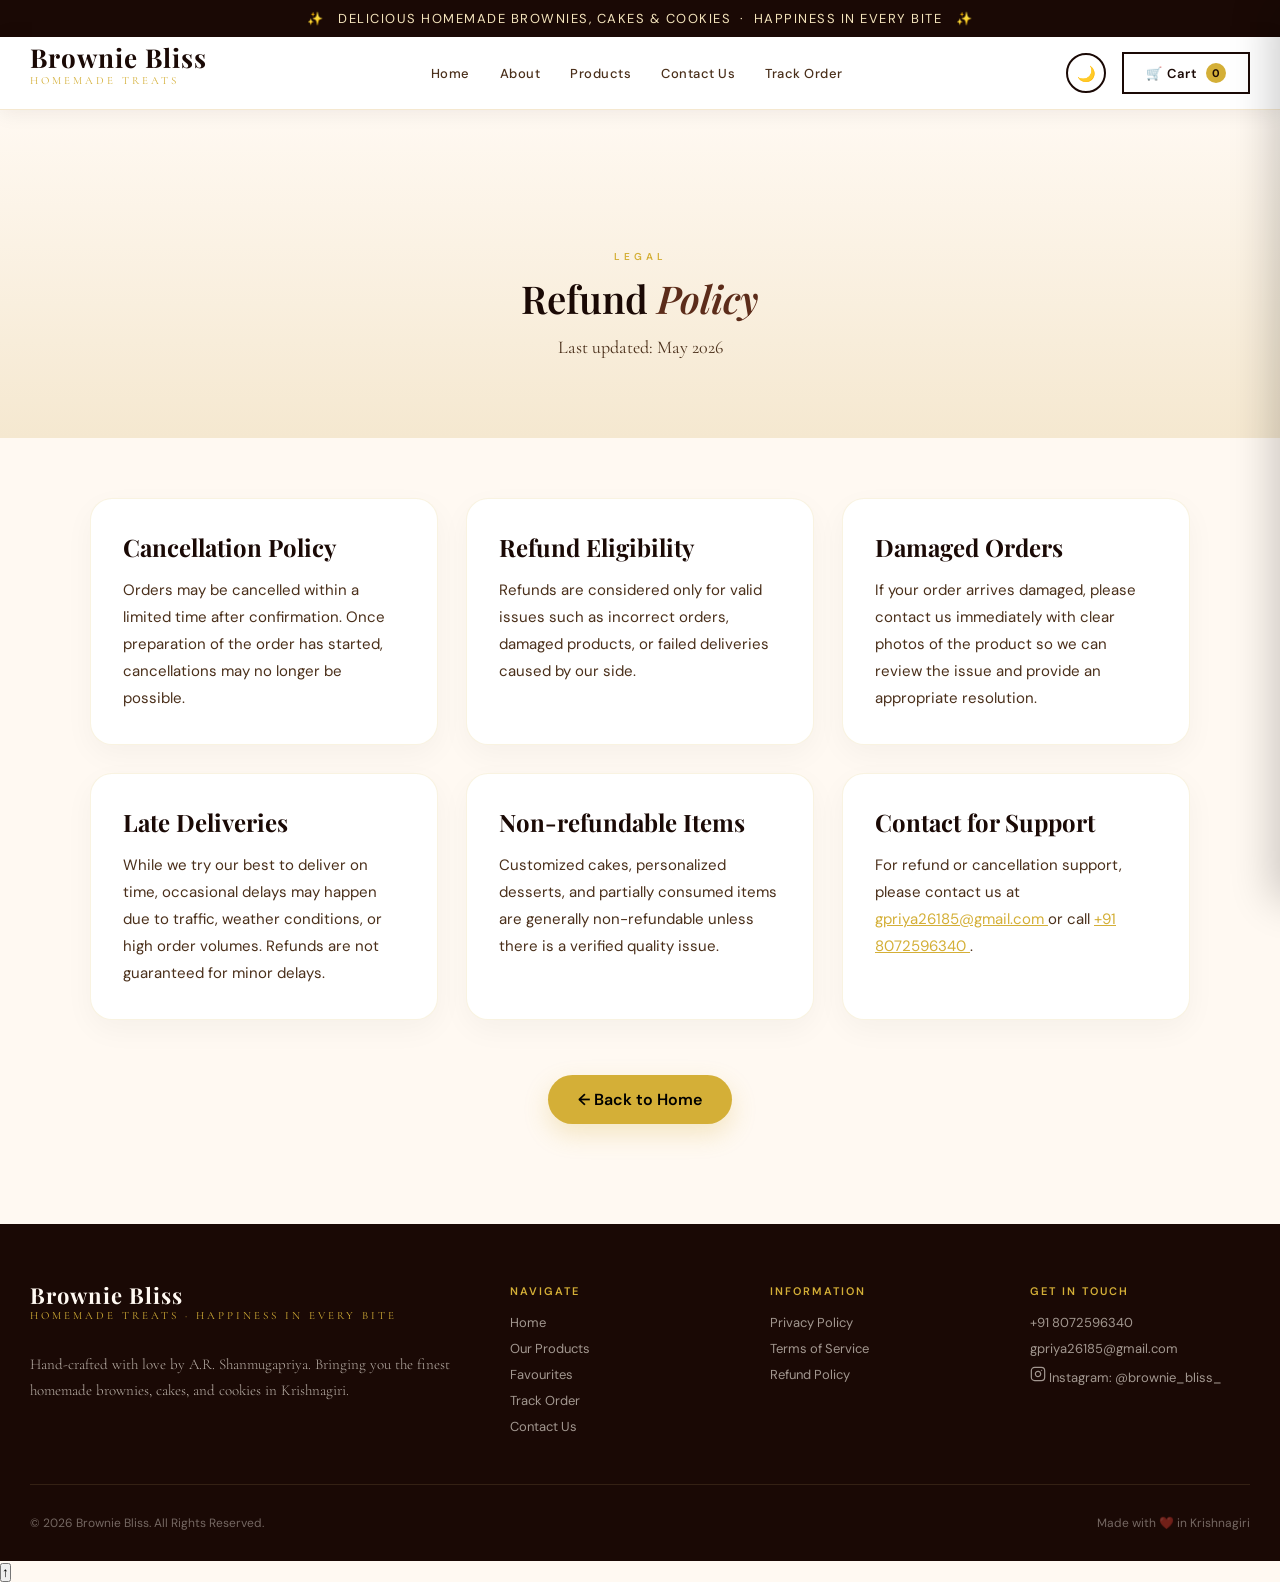
<file: public/refund-policy.html>
<!DOCTYPE html>
<html lang="en">

<head>
    <meta charset="UTF-8">
    <meta name="viewport" content="width=device-width, initial-scale=1.0">
    <link rel="icon" type="image/png" href="assets/favicon.png">
    <title>Refund Policy — Brownie Bliss</title>
    <link
        href="https://fonts.googleapis.com/css2?family=Playfair+Display:ital,wght@0,400;0,600;0,700;1,400&family=Cormorant+Garamond:wght@300;400;500&family=DM+Sans:wght@300;400;500&display=swap"
        rel="stylesheet">
    <link rel="stylesheet" href="style.css">
    <script>
        (function () {
            try {
                var t = localStorage.getItem('bb_theme') || 'light';
                if (t === 'dark') document.documentElement.classList.add('dark');
            } catch (_) { }
        })();
    </script>
</head>

<body>

    <div class="announcement">✨ &nbsp; DELICIOUS HOMEMADE BROWNIES, CAKES & COOKIES &nbsp;·&nbsp; HAPPINESS IN EVERY
        BITE &nbsp; ✨</div>

    <header>
        <div class="header-inner">
            <a href="index.html" class="logo">
                <span class="logo-name">Brownie Bliss</span>
                <span class="logo-sub">Homemade Treats</span>
            </a>
            <nav>
                <a href="index.html">Home</a>
                <a href="about.html">About</a>
                <a href="products.html">Products</a>
                <a href="contact.html">Contact Us</a>
                <a href="track.html">Track Order</a>
            </nav>
            <button class="menu-toggle" onclick="toggleMenu()">☰</button>
            <div class="header-actions">
                <button id="themeToggleBtn" class="theme-toggle-btn" onclick="toggleTheme()"
                    aria-label="Toggle dark mode">
                    <span id="themeIcon">🌙</span>
                </button>
                <button class="cart-btn" onclick="openCart()">
                    🛒 Cart <span class="cart-count" id="cartBadge">0</span>
                </button>
            </div>
        </div>
    </header>

    <div class="mobile-menu" id="mobileMenu">
        <a href="index.html">Home</a>
        <a href="products.html">Products</a>
        <a href="contact.html">Contact</a>
        <a href="track.html">Track Order</a>
    </div>

    <!-- PAGE HERO -->
    <section class="legal-hero">
        <span class="section-label">Legal</span>
        <h1 class="section-title">Refund <em>Policy</em></h1>
        <p
            style="color: var(--text-mid); font-family: 'Cormorant Garamond', serif; font-size: 18px; max-width: 600px; margin: 0 auto;">
            Last updated: May 2026</p>
    </section>

    <!-- CONTENT -->
    <section style="padding: 60px 24px 100px; background: var(--cream);">
        <div class="legal-container">
            <div class="legal-grid">
                <div class="legal-card">
                    <h2>Cancellation Policy</h2>
                    <p>
                        Orders may be cancelled within a limited time after confirmation. Once preparation of the order has 
                        started, cancellations may no longer be possible.
                    </p>
                </div>
                <div class="legal-card">
                    <h2>Refund Eligibility</h2>
                    <p>
                        Refunds are considered only for valid issues such as incorrect orders, damaged products, or 
                        failed deliveries caused by our side.
                    </p>
                </div>

                <div class="legal-card">
                    <h2>Damaged Orders</h2>
                    <p>
                        If your order arrives damaged, please contact us immediately with clear photos of the product so 
                        we can review the issue and provide an appropriate resolution.
                    </p>
                </div>

                <div class="legal-card">
                    <h2>Late Deliveries</h2>
                    <p>
                        While we try our best to deliver on time, occasional delays may happen due to traffic, 
                        weather conditions, or high order volumes. Refunds are not guaranteed for minor delays.
                    </p>
                </div>

                <div class="legal-card">
                    <h2>
                        Non-refundable Items</h2>
                    <p>
                        Customized cakes, personalized desserts, and partially consumed items are generally non-refundable 
                        unless there is a verified quality issue.
                    </p>
                </div>

                <div class="legal-card">
                    <h2>
                        Contact for Support</h2>
                    <p>
                        For refund or cancellation support, please contact us at
                        <a href="mailto:gpriya26185@gmail.com" style="color: var(--gold);">
                            gpriya26185@gmail.com
                        </a>
                        or call
                        <a href="tel:08072596340" style="color: var(--gold);">
                            +91 8072596340
                        </a>.
                    </p>
                </div>
            </div>
            <div class="legal-back">
                <a href="index.html" class="legal-back-btn">
                    ← Back to Home
                </a>
            </div>
        </div>
    </section>

    <footer id="contact">
        <div class="footer-inner">
            <div class="footer-top">
                <div class="footer-brand">
                    <div class="logo">
                        <span class="logo-name">Brownie Bliss</span>
                        <span class="logo-sub">Homemade Treats · Happiness in every bite</span>
                    </div>
                    <p>Hand-crafted with love by A.R. Shanmugapriya. Bringing you the finest homemade brownies, cakes,
                        and cookies in Krishnagiri.</p>
                </div>
                <div class="footer-col">
                    <h4>Navigate</h4>
                    <a href="index.html">Home</a>
                    <a href="products.html">Our Products</a>
                    <a href="favourites.html">Favourites</a>
                    <a href="track.html">Track Order</a>
                    <a href="contact.html">Contact Us</a>
                </div>
                <div class="footer-col">
                    <h4>Information</h4>
                    <a href="privacy-policy.html">Privacy Policy</a>
                    <a href="terms-of-service.html">Terms of Service</a>
                    <a href="refund-policy.html">Refund Policy</a>
                </div>
                <div class="footer-col">
                    <h4>Get In Touch</h4>
                    <a href="tel:08072596340">+91 8072596340</a>
                    <a href="mailto:gpriya26185@gmail.com">gpriya26185@gmail.com</a>
                    <a href="https://instagram.com/brownie_bliss_" target="_blank" rel="noopener noreferrer"
                        class="footer-social-link" aria-label="Visit Brownie Bliss on Instagram (opens in a new tab)">
                        <svg class="footer-social-icon" viewBox="0 0 24 24" fill="none" stroke="currentColor"
                            stroke-width="1.8" stroke-linecap="round" stroke-linejoin="round" aria-hidden="true"
                            focusable="false">
                            <rect x="2" y="2" width="20" height="20" rx="5" ry="5"></rect>
                            <path d="M16 11.37A4 4 0 1 1 12.63 8 4 4 0 0 1 16 11.37z"></path>
                            <line x1="17.5" y1="6.5" x2="17.51" y2="6.5"></line>
                        </svg>
                        <span>Instagram: @brownie_bliss_</span>
                    </a>
                </div>
            </div>
            <div class="footer-bottom">
                <span>© 2026 Brownie Bliss. All Rights Reserved.</span>
                <span>Made with ❤️ in Krishnagiri</span>
            </div>
        </div>
    </footer>

    <div class="cart-overlay" id="cartOverlay" onclick="closeCart()"></div>
    <div class="cart-sidebar" id="cartSidebar">
        <div class="cart-header">
            <span class="cart-title">Your Cart 🛒</span>
            <button class="cart-close" onclick="closeCart()">✕</button>
        </div>
        <div class="cart-items" id="cartItems"></div>
    </div>

    <div class="toast" id="toast"></div>
    <button id="scrollTopBtn" onclick="scrollToTop()">↑</button>
    <script src="script.js"></script>
</body>

</html>
</file>
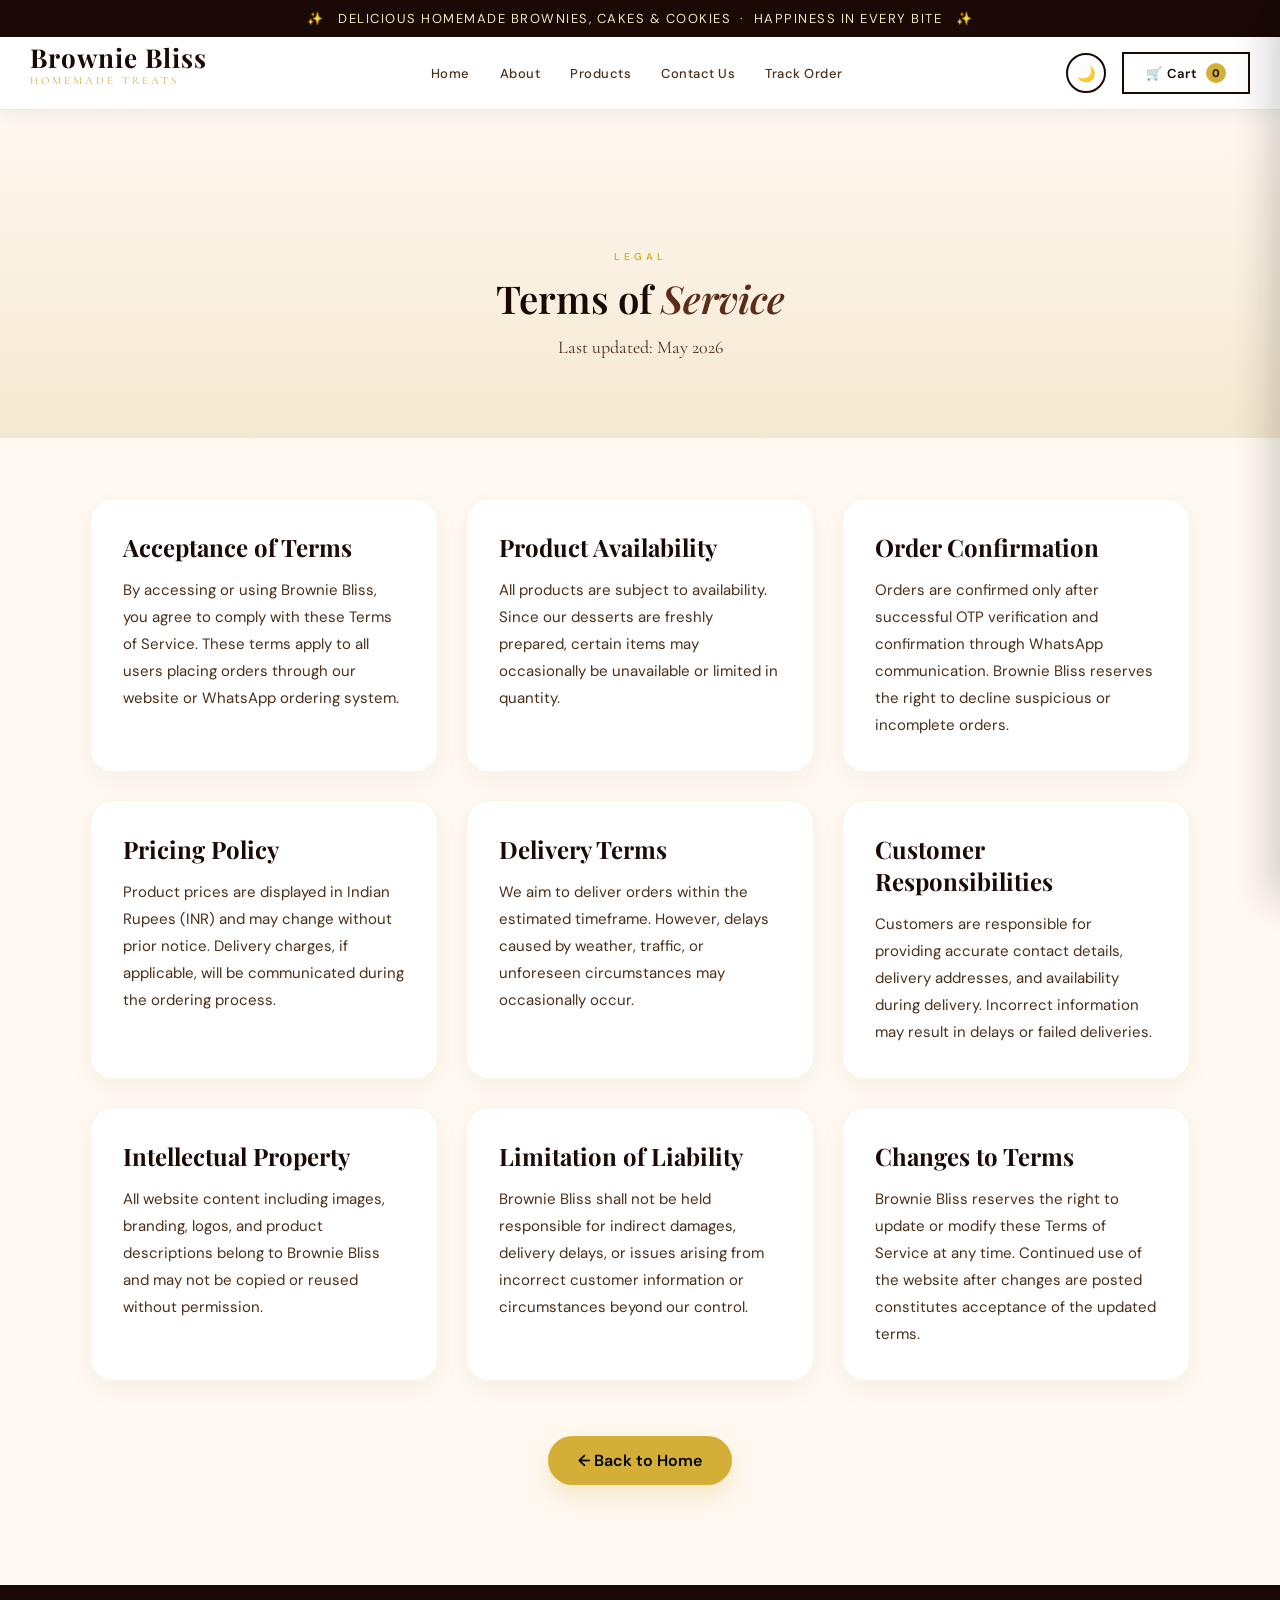
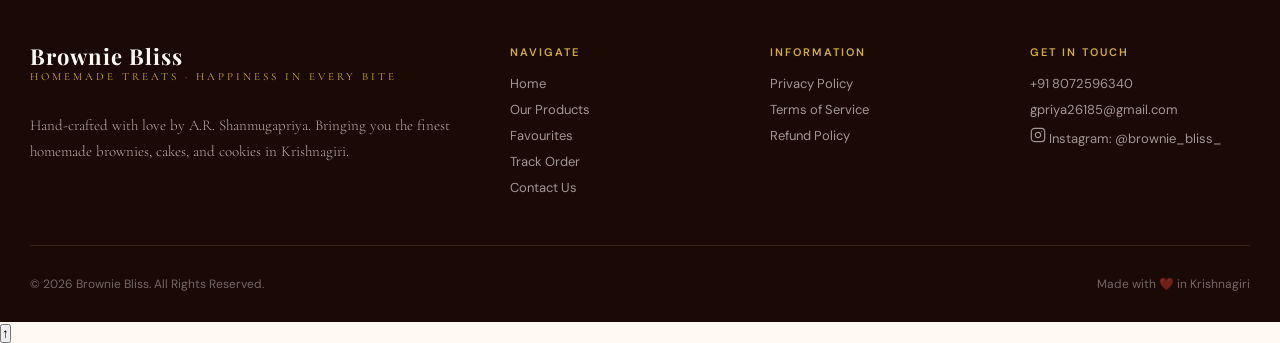
<file: public/terms-of-service.html>
<!DOCTYPE html>
<html lang="en">

<head>
    <meta charset="UTF-8">
    <meta name="viewport" content="width=device-width, initial-scale=1.0">
    <link rel="icon" type="image/png" href="assets/favicon.png">
    <title>Terms of Service — Brownie Bliss</title>
    <link
        href="https://fonts.googleapis.com/css2?family=Playfair+Display:ital,wght@0,400;0,600;0,700;1,400&family=Cormorant+Garamond:wght@300;400;500&family=DM+Sans:wght@300;400;500&display=swap"
        rel="stylesheet">
    <link rel="stylesheet" href="style.css">
    <script>
        (function () {
            try {
                var t = localStorage.getItem('bb_theme') || 'light';
                if (t === 'dark') document.documentElement.classList.add('dark');
            } catch (_) { }
        })();
    </script>
</head>

<body>

    <div class="announcement">✨ &nbsp; DELICIOUS HOMEMADE BROWNIES, CAKES & COOKIES &nbsp;·&nbsp; HAPPINESS IN EVERY
        BITE &nbsp; ✨</div>

    <header>
        <div class="header-inner">
            <a href="index.html" class="logo">
                <span class="logo-name">Brownie Bliss</span>
                <span class="logo-sub">Homemade Treats</span>
            </a>
            <nav>
                <a href="index.html">Home</a>
                <a href="about.html">About</a>
                <a href="products.html">Products</a>
                <a href="contact.html">Contact Us</a>
                <a href="track.html">Track Order</a>
            </nav>
            <button class="menu-toggle" onclick="toggleMenu()">☰</button>
            <div class="header-actions">
                <button id="themeToggleBtn" class="theme-toggle-btn" onclick="toggleTheme()"
                    aria-label="Toggle dark mode">
                    <span id="themeIcon">🌙</span>
                </button>
                <button class="cart-btn" onclick="openCart()">
                    🛒 Cart <span class="cart-count" id="cartBadge">0</span>
                </button>
            </div>
        </div>
    </header>

    <div class="mobile-menu" id="mobileMenu">
        <a href="index.html">Home</a>
        <a href="products.html">Products</a>
        <a href="contact.html">Contact</a>
        <a href="track.html">Track Order</a>
    </div>

    <!-- PAGE HERO -->
    <section class="legal-hero">
        <span class="section-label">Legal</span>
        <h1 class="section-title">Terms of <em>Service</em></h1>
        <p
            style="color: var(--text-mid); font-family: 'Cormorant Garamond', serif; font-size: 18px; max-width: 600px; margin: 0 auto;">
            Last updated: May 2026</p>
    </section>

    <!-- CONTENT -->
    <section style="padding: 60px 24px 100px; background: var(--cream);">
        <div class="legal-container">
            <div class="legal-grid">
                <div class="legal-card">
                    <h2>Acceptance of Terms</h2>
                    <p>
                        By accessing or using Brownie Bliss, you agree to comply with these Terms of Service. These terms apply 
                        to all users placing orders through our website or WhatsApp ordering system.
                    </p>
                </div>
                <div class="legal-card">
                    <h2>Product Availability</h2>
                    <p>
                        All products are subject to availability. Since our desserts are freshly prepared, certain items may 
                        occasionally be unavailable or limited in quantity.
                    </p>
                </div>

                <div class="legal-card">
                    <h2>Order Confirmation</h2>
                    <p>
                        Orders are confirmed only after successful OTP verification and confirmation through WhatsApp 
                        communication. Brownie Bliss reserves the right to decline suspicious or incomplete orders.
                    </p>
                </div>

                <div class="legal-card">
                    <h2>Pricing Policy</h2>
                    <p>
                        Product prices are displayed in Indian Rupees (INR) and may change without prior notice. Delivery 
                        charges, if applicable, will be communicated during the ordering process.
                    </p>
                </div>

                <div class="legal-card">
                    <h2>
                        Delivery Terms</h2>
                    <p>
                        We aim to deliver orders within the estimated timeframe. However, delays caused by weather, traffic, 
                        or unforeseen circumstances may occasionally occur.
                    </p>
                </div>

                <div class="legal-card">
                    <h2>
                        Customer Responsibilities</h2>
                    <p>
                        Customers are responsible for providing accurate contact details, delivery addresses, and 
                        availability during delivery. Incorrect information may result in delays or failed deliveries.
                    </p>
                </div>

                <div class="legal-card">
                    <h2>
                        Intellectual Property</h2>
                    <p>
                        All website content including images, branding, logos, and product descriptions belong to Brownie 
                        Bliss and may not be copied or reused without permission.
                    </p>
                </div>

                <div class="legal-card">
                    <h2>
                        Limitation of Liability</h2>
                    <p>
                        Brownie Bliss shall not be held responsible for indirect damages, delivery delays, or issues arising 
                        from incorrect customer information or circumstances beyond our control.
                    </p>
                </div>

                <div class="legal-card">
                    <h2>Changes to Terms</h2>
                    <p>
                        Brownie Bliss reserves the right to update or modify these Terms of Service at any time. Continued use of the website after changes are posted constitutes acceptance of the updated terms.
                    </p>
                </div>
            </div>
            <div class="legal-back">
                <a href="index.html" class="legal-back-btn">
                    ← Back to Home
                </a>
            </div>
        </div>
    </section>

    <footer id="contact">
        <div class="footer-inner">
            <div class="footer-top">
                <div class="footer-brand">
                    <div class="logo">
                        <span class="logo-name">Brownie Bliss</span>
                        <span class="logo-sub">Homemade Treats · Happiness in every bite</span>
                    </div>
                    <p>Hand-crafted with love by A.R. Shanmugapriya. Bringing you the finest homemade brownies, cakes,
                        and cookies in Krishnagiri.</p>
                </div>
                <div class="footer-col">
                    <h4>Navigate</h4>
                    <a href="index.html">Home</a>
                    <a href="products.html">Our Products</a>
                    <a href="favourites.html">Favourites</a>
                    <a href="track.html">Track Order</a>
                    <a href="contact.html">Contact Us</a>
                </div>
                <div class="footer-col">
                    <h4>Information</h4>
                    <a href="privacy-policy.html">Privacy Policy</a>
                    <a href="terms-of-service.html">Terms of Service</a>
                    <a href="refund-policy.html">Refund Policy</a>
                </div>
                <div class="footer-col">
                    <h4>Get In Touch</h4>
                    <a href="tel:08072596340">+91 8072596340</a>
                    <a href="mailto:gpriya26185@gmail.com">gpriya26185@gmail.com</a>
                    <a href="https://instagram.com/brownie_bliss_" target="_blank" rel="noopener noreferrer"
                        class="footer-social-link" aria-label="Visit Brownie Bliss on Instagram (opens in a new tab)">
                        <svg class="footer-social-icon" viewBox="0 0 24 24" fill="none" stroke="currentColor"
                            stroke-width="1.8" stroke-linecap="round" stroke-linejoin="round" aria-hidden="true"
                            focusable="false">
                            <rect x="2" y="2" width="20" height="20" rx="5" ry="5"></rect>
                            <path d="M16 11.37A4 4 0 1 1 12.63 8 4 4 0 0 1 16 11.37z"></path>
                            <line x1="17.5" y1="6.5" x2="17.51" y2="6.5"></line>
                        </svg>
                        <span>Instagram: @brownie_bliss_</span>
                    </a>
                </div>
            </div>
            <div class="footer-bottom">
                <span>© 2026 Brownie Bliss. All Rights Reserved.</span>
                <span>Made with ❤️ in Krishnagiri</span>
            </div>
        </div>
    </footer>

    <div class="cart-overlay" id="cartOverlay" onclick="closeCart()"></div>
    <div class="cart-sidebar" id="cartSidebar">
        <div class="cart-header">
            <span class="cart-title">Your Cart 🛒</span>
            <button class="cart-close" onclick="closeCart()">✕</button>
        </div>
        <div class="cart-items" id="cartItems"></div>
    </div>

    <div class="toast" id="toast"></div>
    <button id="scrollTopBtn" onclick="scrollToTop()">↑</button>
    <script src="script.js"></script>
</body>

</html>
</file>
<file: public/style.css>
style.css html {
  scroll-behavior: smooth;
}

:root {
  --color-primary: #4a2c0a;
  --brown-mid: #3c1e14;
  --color-accent: #d2691e;
  --brand-red: #8b0000;
  --gold: #d4af37;
  --gold-light: #f4e4bc;
  --cream: #fff9f2;
  --cream-dark: #f5e8d0;
  --text-dark: #1a0f08;
  --text-mid: #4a2f1a;
  --white: #fff;
  --shadow-sm: 0 2px 4px rgba(26, 9, 5, 0.05);
  --shadow-md: 0 10px 30px rgba(26, 9, 5, 0.1);
  --shadow-lg: 0 20px 50px rgba(26, 9, 5, 0.15);
  --radius-sm: 4px;
  --radius-md: 12px;
  --radius-lg: 20px;
  --glass: rgba(255, 255, 255, 0.15);
  --glass-border: rgba(255, 255, 255, 0.2);
}

html.dark {
  --cream: #121212;
  --cream-dark: #1e1e1e;
  --white: #1a1a1a;

  --text-dark: #f5f5f5;
  --text-mid: #d1d1d1;

  --brown-dark: #f5e6ca;
  --brown-mid: #d6b98c;
  --brown-warm: #e0b97f;

  --glass: rgba(255, 255, 255, 0.08);
  --glass-border: rgba(255, 255, 255, 0.15);
}

* {
  margin: 0;
  padding: 0;
  box-sizing: border-box;
}

body {
  background: var(--cream);
  color: var(--text-dark);
  font-family: "DM Sans", sans-serif;
  overflow-x: hidden;
  width: 100%;
  max-width: 100%;
}

/* ANNOUNCEMENT BAR */
.announcement {
  background: var(--color-primary);
  color: var(--gold-light);
  text-align: center;
  padding: 10px 20px;
  font-size: 13px;
  letter-spacing: 1.5px;
  font-family: "DM Sans", sans-serif;
  font-weight: 400;
}

/* HEADER */
header {
  background: var(--white);
  border-bottom: 1px solid var(--cream-dark);
  position: sticky;
  top: 0;
  z-index: 1000;
  box-shadow: 0 2px 20px rgba(44, 24, 16, 0.08);
}

.header-inner {
  max-width: 1300px;
  margin: 0 auto;
  padding: 0 30px;
  display: flex;
  align-items: center;
  justify-content: space-between;
  height: 72px;
}

.logo {
  display: flex;
  flex-direction: column;
  line-height: 1;
}

.logo-name {
  font-family: "Playfair Display", serif;
  font-size: 26px;
  font-weight: 700;
  color: var(--color-primary);
  letter-spacing: 1px;
  margin-bottom: 4px;
}

.logo-sub {
  font-family: "Cormorant Garamond", serif;
  font-size: 11px;
  letter-spacing: 3px;
  color: var(--gold);
  text-transform: uppercase;
  margin-bottom: 15px;
}

nav {
  display: flex;
  gap: 30px;
  align-items: center;
}

nav a {
  text-decoration: none;
  color: var(--text-mid);
  font-size: 13px;
  letter-spacing: 0.5px;
  font-weight: 500;
  transition: color 0.2s;
  position: relative;
}

nav a::after {
  content: "";
  position: absolute;
  bottom: -3px;
  left: 0;
  right: 0;
  height: 1px;
  background: var(--gold);
  transform: scaleX(0);
  transition: transform 0.25s;
}

nav a:hover::after {
  transform: scaleX(1);
}

nav a:hover {
  color: var(--color-primary);
}

.header-actions {
  display: flex;
  gap: 16px;
  align-items: center;
}

.cart-btn {
  position: relative;
  background: none;
  border: 2px solid var(--color-primary);
  color: var(--color-primary);
  padding: 9px 22px;
  font-family: "DM Sans", sans-serif;
  font-size: 13px;
  font-weight: 600;
  letter-spacing: 1px;
  cursor: pointer;
  transition: all 0.2s;
  border-radius: 0;
  display: flex;
  align-items: center;
  gap: 8px;
}

.cart-btn:hover {
  background: var(--color-primary);
  color: var(--white);
}

.cart-count {
  background: var(--gold);
  color: var(--color-primary);
  border-radius: 50%;
  width: 20px;
  height: 20px;
  font-size: 11px;
  font-weight: 700;
  display: flex;
  align-items: center;
  justify-content: center;
}

/* HERO */
.hero {
  background: var(--color-primary);
  position: relative;
  overflow: hidden;
  min-height: 520px;
  display: flex;
  align-items: center;
}

.hero-bg {
  position: absolute;
  inset: 0;
  background:
    radial-gradient(
      ellipse at 30% 50%,
      rgba(201, 169, 110, 0.15) 0%,
      transparent 60%
    ),
    radial-gradient(
      ellipse at 80% 20%,
      rgba(139, 69, 19, 0.3) 0%,
      transparent 50%
    ),
    linear-gradient(135deg, #2c1810 0%, #3d1f10 50%, #1a0c06 100%);
}

.hero-pattern {
  position: absolute;
  inset: 0;
  opacity: 0.04;
  background-image: repeating-linear-gradient(
    45deg,
    var(--gold) 0,
    var(--gold) 1px,
    transparent 0,
    transparent 50%
  );
  background-size: 20px 20px;
}

.hero-content {
  position: relative;
  max-width: 1300px;
  margin: 0 auto;
  padding: 80px 30px;
  display: grid;
  grid-template-columns: 1fr 1fr;
  gap: 60px;
  align-items: center;
  width: 100%;
}

.hero-text {
  color: var(--white);
}

.hero-badge {
  display: inline-block;
  border: 1px solid var(--gold);
  color: var(--gold);
  font-size: 10px;
  letter-spacing: 3px;
  text-transform: uppercase;
  padding: 6px 16px;
  margin-bottom: 24px;
  font-family: "DM Sans", sans-serif;
}

.hero-title {
  font-family: "Playfair Display", serif;
  font-size: clamp(36px, 4vw, 56px);
  font-weight: 700;
  line-height: 1.15;
  color: var(--cream);
  margin-bottom: 20px;
}

.hero-title em {
  font-style: italic;
  color: var(--gold);
}

.hero-desc {
  font-family: "Cormorant Garamond", serif;
  font-size: 18px;
  color: rgba(253, 246, 237, 0.7);
  line-height: 1.7;
  margin-bottom: 36px;
  font-weight: 300;
}

.hero-cta {
  display: inline-flex;
  align-items: center;
  gap: 12px;
  background: var(--gold);
  color: var(--color-primary);
  padding: 14px 36px;
  text-decoration: none;
  font-size: 13px;
  font-weight: 700;
  letter-spacing: 1.5px;
  text-transform: uppercase;
  transition: all 0.25s;
  font-family: 'DM Sans', sans-serif;
  cursor: pointer;
  border: none;
  cursor: pointer;
  transition: 0.3s ease;
}

.hero-cta:hover {
  background: var(--cream);
  transform: translateY(-2px);
  box-shadow: 0 10px 20px rgba(217, 119, 87, 0.3);
}

.hero-visual {
  display: grid;
  grid-template-columns: 1fr 1fr;
  gap: 12px;
}

.hero-card {
  background: var(--glass);
  backdrop-filter: blur(14px);
  -webkit-backdrop-filter: blur(14px);
  border: 1px solid var(--glass-border);
  border-radius: var(--radius-md);
  overflow: hidden;
  cursor: pointer;
  transition: all 0.4s cubic-bezier(0.165, 0.84, 0.44, 1);
  box-shadow: var(--shadow-md);
}

.hero-card:hover {
  transform: translateY(-8px) scale(1.02);
  box-shadow: var(--shadow-lg);
  border-color: rgba(212, 175, 55, 0.4);
}

.hero-card:first-child {
  grid-column: span 2;
}

.hero-card img {
  width: 100%;
  height: 200px;
  object-fit: cover;
  display: block;
}

.hero-card:first-child img {
  height: 160px;
}

.hero-card-label {
  padding: 14px 18px;
  font-family: "DM Sans", sans-serif;
  font-size: 13px;
  font-weight: 600;
  color: #fff;
  letter-spacing: 0.5px;
  background: linear-gradient(to bottom, rgba(0, 0, 0, 0), rgba(0, 0, 0, 0.4));
}

.hero-content {
  overflow: hidden;
}

.hero-visual {
  max-width: 100%;
}

/* VALUES STRIP */
.values-strip {
  background: var(--brown-mid);
  padding: 28px 30px;
}

.values-inner {
  max-width: 1300px;
  margin: 0 auto;
  display: flex;
  justify-content: space-around;
  flex-wrap: wrap;
  gap: 20px;
}

.value-item {
  display: flex;
  align-items: center;
  gap: 12px;
  color: var(--cream);
}

.value-icon {
  font-size: 22px;
  opacity: 0.9;
}

.value-text strong {
  display: block;
  font-size: 13px;
  font-weight: 600;
  letter-spacing: 0.5px;
  font-family: "DM Sans", sans-serif;
}

.value-text span {
  font-size: 11px;
  opacity: 0.65;
  font-family: "Cormorant Garamond", serif;
  font-size: 13px;
}

/* SECTION TITLES */
.section-header {
  text-align: center;
  margin-bottom: 48px;
}

.section-label {
  font-family: "DM Sans", sans-serif;
  font-size: 10px;
  letter-spacing: 4px;
  color: var(--gold);
  text-transform: uppercase;
  margin-bottom: 12px;
  display: block;
}

.section-title {
  font-family: "Playfair Display", serif;
  font-size: clamp(28px, 3vw, 40px);
  font-weight: 600;
  color: var(--color-primary);
}

.section-title em {
  font-style: italic;
  color: var(--color-accent);
}

/* CATEGORIES */
.categories-section {
  padding: 80px 30px;
  max-width: 1300px;
  margin: 0 auto;
}

.categories-grid {
  display: grid;
  grid-template-columns: repeat(4, 1fr);
  gap: 20px;
}

.cat-card {
  position: relative;
  overflow: hidden;
  cursor: pointer;
  border-radius: var(--radius-md);
  box-shadow: var(--shadow-md);
  aspect-ratio: 3/4;
  transition: all 0.4s ease;
}

.cat-card:hover {
  transform: translateY(-5px);
  box-shadow: var(--shadow-lg);
}

.cat-card img {
  width: 100%;
  height: 100%;
  object-fit: cover;
  transition: transform 0.4s ease;
  display: block;
}

.cat-card:hover img {
  transform: scale(1.07);
}

.cat-overlay {
  position: absolute;
  inset: 0;
  background: linear-gradient(
    to top,
    rgba(44, 24, 16, 0.85) 0%,
    rgba(44, 24, 16, 0.1) 60%,
    transparent 100%
  );
  display: flex;
  flex-direction: column;
  justify-content: flex-end;
  padding: 24px 20px;
  transition: background 0.3s;
}

.cat-card:hover .cat-overlay {
  background: linear-gradient(
    to top,
    rgba(44, 24, 16, 0.95) 0%,
    rgba(44, 24, 16, 0.3) 60%,
    transparent 100%
  );
}

.cat-name {
  font-family: "Playfair Display", serif;
  font-size: 20px;
  font-weight: 600;
  color: var(--white);
  margin-bottom: 6px;
}

.cat-count {
  font-size: 12px;
  color: var(--gold-light);
  letter-spacing: 1px;
  font-family: "DM Sans", sans-serif;
}

.cat-arrow {
  position: absolute;
  top: 16px;
  right: 16px;
  width: 32px;
  height: 32px;
  background: rgba(255, 255, 255, 0.1);
  border: 1px solid rgba(255, 255, 255, 0.3);
  border-radius: 50%;
  display: flex;
  align-items: center;
  justify-content: center;
  color: white;
  font-size: 14px;
  opacity: 0;
  transition: opacity 0.2s;
}

.cat-card:hover .cat-arrow {
  opacity: 1;
}

/* PRODUCTS SECTION */
.products-section {
  background: var(--cream-dark);
  padding: 80px 30px;
}

.products-inner {
  max-width: 1300px;
  margin: 0 auto;
}

/* FILTER TABS */
.filter-tabs {
  display: flex;
  gap: 8px;
  justify-content: center;
  margin-bottom: 40px;
  flex-wrap: wrap;
}

.filter-tab {
  padding: 8px 20px;
  border: 1px solid var(--brown-mid);
  background: none;
  color: var(--brown-mid);
  font-family: "DM Sans", sans-serif;
  font-size: 12px;
  letter-spacing: 1px;
  cursor: pointer;
  transition: all 0.2s;
  font-weight: 500;
}

.filter-tab.active,
.filter-tab:hover {
  background: var(--color-primary);
  color: var(--cream);
  border-color: var(--color-primary);
}

.products-grid,
.all-products-grid {
  display: grid;
  grid-template-columns: repeat(auto-fill, minmax(240px, 240px));
  justify-content: center;
  gap: 28px;
  width: 100%;
}

/* Responsive adjustments */
@media (max-width: 768px) {
  .products-grid {
    grid-template-columns: repeat(2, 1fr);
  }
}

@media (max-width: 480px) {
  .products-grid {
    grid-template-columns: 1fr;
  }
}

.product-card {
  background: var(--white);
  border-radius: var(--radius-lg);
  overflow: hidden;
  box-shadow: var(--shadow-md);
  transition:
    transform 0.3s ease,
    box-shadow 0.3s ease;
  display: flex;
  flex-direction: column;
  height: 100%;
}

.product-card:hover {
  transform: translateY(-12px);
  box-shadow: var(--shadow-lg);
}

.product-img-wrap {
  position: relative;
  overflow: hidden;
  height: 0;
  padding-top: 75%; /* 4:3 aspect ratio */
}

.product-img-wrap img {
  position: absolute;
  top: 0;
  left: 0;
  width: 100%;
  height: 100%;
  object-fit: cover;
  transition: transform 0.4s;
}

.product-card:hover .product-img-wrap img {
  transform: scale(1.05);
}

.bestseller-badge {
  position: absolute;
  color: var(--color-primary);
  font-size: 10px;
  letter-spacing: 1px;
  text-transform: uppercase;
  padding: 5px 12px;
  font-weight: 700;
  font-family: "DM Sans", sans-serif;
  border-radius: 30px;
  box-shadow: 0 4px 12px rgba(212, 175, 55, 0.4);
  z-index: 10;
}

.favorite-btn {
  position: absolute;
  top: 15px;
  right: 15px;
  width: 38px;
  height: 38px;
  border: 1px solid rgba(255, 255, 255, 0.7);
  background: rgba(255, 249, 242, 0.92);
  color: var(--brown-dark);
  border-radius: 50%;
  font-size: 22px;
  line-height: 1;
  cursor: pointer;
  z-index: 12;
  display: inline-flex;
  align-items: center;
  justify-content: center;
  box-shadow: 0 6px 18px rgba(26, 9, 5, 0.15);
  transition:
    transform 0.2s,
    background 0.2s,
    color 0.2s;
}

.favorite-btn:hover {
  transform: translateY(-2px) scale(1.04);
  background: var(--gold-light);
}

.favorite-btn.active {
  background: var(--gold);
  color: var(--brown-dark);
  border-color: var(--gold);
}

.favorite-btn-inline {
  position: static;
  flex: 0 0 auto;
  margin-left: 12px;
}

.birthday-title-row {
  display: flex;
  align-items: flex-start;
  justify-content: space-between;
  gap: 16px;
}

.hero-favourite-btn {
  display: inline-flex;
  align-items: center;
  justify-content: center;
  gap: 10px;
  margin-left: 14px;
  padding: 13px 22px;
  border: 1px solid rgba(212, 175, 55, 0.65);
  background: transparent;
  color: var(--gold-light);
  font-family: "DM Sans", sans-serif;
  font-size: 12px;
  font-weight: 700;
  letter-spacing: 1.2px;
  text-transform: uppercase;
  cursor: pointer;
  transition: all 0.25s;
}

.hero-favourite-btn:hover,
.hero-favourite-btn.active {
  background: var(--gold);
  color: var(--brown-dark);
}

.nav-count {
  min-width: 18px;
  height: 18px;
  margin-left: 4px;
  border-radius: 50%;
  background: var(--gold);
  color: var(--brown-dark);
  font-size: 10px;
  font-weight: 700;
  align-items: center;
  justify-content: center;
  vertical-align: middle;
}

.product-info {
  padding: 18px 18px 20px;
}

.product-category {
  font-size: 10px;
  letter-spacing: 2px;
  color: var(--gold);
  text-transform: uppercase;
  font-family: "DM Sans", sans-serif;
  margin-bottom: 6px;
}

.product-name {
  font-family: "Playfair Display", serif;
  font-size: 16px;
  font-weight: 600;
  color: var(--color-primary);
  margin-bottom: 6px;
  line-height: 1.3;
}

.product-desc {
  font-family: "DM Sans", sans-serif;
  font-size: 12px;
  color: var(--text-mid);
  margin-bottom: 12px;
  line-height: 1.4;
}

.product-price {
  font-family: "DM Sans", sans-serif;
  font-size: 18px;
  font-weight: 700;
  color: var(--color-accent);
  margin-bottom: 14px;
}

.add-to-cart {
  width: 100%;
  padding: 14px;
  background: var(--color-primary);
  color: var(--cream);
  border: none;
  font-family: "DM Sans", sans-serif;
  font-size: 11px;
  letter-spacing: 2px;
  text-transform: uppercase;
  font-weight: 700;
  cursor: pointer;
  transition: all 0.3s;
  display: flex;
  align-items: center;
  justify-content: center;
  gap: 8px;
  border-radius: var(--radius-sm);
}

.add-to-cart:hover {
  background: var(--brown-mid);
  gap: 12px;
  letter-spacing: 2.5px;
}

.add-to-cart.added {
  background: #2d6a2d;
  color: white;
}

/* FAVOURITES */
.favourites-page {
  background: var(--cream);
}

.favourites-hero {
  background: var(--cream-dark);
  padding: 70px 30px 56px;
  text-align: center;
  border-bottom: 1px solid rgba(92, 44, 26, 0.08);
}

.favourites-intro {
  max-width: 560px;
  margin: 16px auto 0;
  color: var(--text-mid);
  font-family: "Cormorant Garamond", serif;
  font-size: 20px;
  line-height: 1.6;
}

.favourites-section {
  padding: 70px 30px 90px;
}

.favourites-group {
  margin-top: 56px;
}

.favourites-group:empty {
  display: none;
}

.favourite-bakeries-grid {
  display: grid;
  grid-template-columns: repeat(auto-fit, minmax(280px, 1fr));
  gap: 24px;
}

.favourite-bakery-card {
  display: grid;
  grid-template-columns: 190px 1fr;
  overflow: hidden;
  background: var(--white);
  border: 1px solid rgba(0, 0, 0, 0.03);
  border-radius: var(--radius-md);
  box-shadow: var(--shadow-sm);
}

.favourite-bakery-card img {
  width: 100%;
  height: 100%;
  min-height: 210px;
  object-fit: cover;
}

.favourite-bakery-info {
  padding: 24px;
}

.favourite-bakery-info h3 {
  font-family: "Playfair Display", serif;
  font-size: 26px;
  color: var(--brown-dark);
  margin-bottom: 8px;
}

.favourite-bakery-info p {
  color: var(--text-mid);
  margin-bottom: 22px;
}

.favourite-remove {
  max-width: 220px;
}

.favourites-empty {
  max-width: 520px;
  margin: 0 auto;
  padding: 60px 30px;
  background: var(--white);
  border-top: 5px solid var(--gold);
  border-radius: var(--radius-md);
  box-shadow: var(--shadow-md);
  text-align: center;
}

.favourites-empty h2 {
  font-family: "Playfair Display", serif;
  color: var(--brown-dark);
  margin-bottom: 10px;
}

.favourites-empty p {
  color: var(--text-mid);
  margin-bottom: 26px;
}

/* GIFTING BANNER */
.gifting-section {
  padding: 80px 30px;
  max-width: 1300px;
  margin: 0 auto;
  display: grid;
  grid-template-columns: 1fr 1fr;
  gap: 40px;
  align-items: center;
}

.gifting-text .section-header {
  text-align: left;
  margin-bottom: 24px;
}

.gifting-text p {
  font-family: "Cormorant Garamond", serif;
  font-size: 18px;
  color: var(--text-mid);
  line-height: 1.8;
  margin-bottom: 30px;
  font-weight: 300;
}

.btn-outline {
  display: inline-block;
  padding: 12px 32px;
  border: 2px solid var(--color-primary);
  color: var(--color-primary);
  text-decoration: none;
  font-family: "DM Sans", sans-serif;
  font-size: 12px;
  letter-spacing: 1.5px;
  text-transform: uppercase;
  font-weight: 600;
  transition: all 0.2s;
  cursor: pointer;
  background: none;
}

.btn-outline:hover {
  background: var(--color-primary);
  color: var(--cream);
}

.gifting-img {
  border-radius: 2px;
  overflow: hidden;
  box-shadow: var(--shadow);
}

.gifting-img img {
  width: 100%;
  height: 400px;
  object-fit: cover;
  display: block;
}

/* Review Modal*/
.modal{
  display: none;
  position: fixed;
  z-index: 999;
  justify-content: center;
  align-items: center;
  left: 0;
  top: 0;
  width: 100%;
  height: 100%;
  background-color: (--glass-border);
  backdrop-filter: blur(2px);
  -webkit-backdrop-filter: blur(2px);
  transition:cubic-bezier(0.6, -0.28, 0.735, 0.045);
}

.modal-content{
  background-color: var(--cream-dark);
  padding: 24px;
  border-radius: 16px;
  width: 90%;
  max-width: 450px;
  position: relative;
}

textarea{
  width: 100%;
    height: 120px;
    padding: 10px;
    border-radius: 12px;
    border: 1px solid #ccc;
    resize: none;
    font-size: 14px;
    color: var(--text-dark);
    margin-bottom: 16px;
}

.submit-btn{
   padding: 10px 18px;
    border: none;
    border-radius: 10px;
    cursor: pointer;
    background-color: var(--brown-mid);
    color: var(--cream);
    font-weight: bold;
}

.submit-btn:hover{
  background: var(--brown-mid);
  transform: translateY(-2px);
  box-shadow: 0 10px 20px rgba(217, 119, 87, 0.3);
}

.close-btn{
   position: absolute;
    top: 10px;
    right: 14px;
    font-size: 24px;
    cursor: pointer;
}

/* FOOTER */
footer {
  background: var(--color-primary);
  color: rgba(253, 246, 237, 0.7);
  padding: 60px 30px 30px;
}

.footer-inner {
  max-width: 1300px;
  margin: 0 auto;
}

.footer-top {
  display: grid;
  grid-template-columns: 2fr 1fr 1fr 1fr;
  gap: 40px;
  padding-bottom: 40px;
  border-bottom: 1px solid rgba(201, 169, 110, 0.15);
  margin-bottom: 30px;
}

.footer-brand .logo-name {
  color: var(--cream);
  font-size: 22px;
}

.footer-brand .logo-sub {
  color: var(--gold);
}

.footer-brand p {
  font-size: 13px;
  line-height: 1.7;
  margin-top: 16px;
  font-family: "Cormorant Garamond", serif;
  font-size: 15px;
  font-weight: 300;
}

.footer-col h4 {
  font-family: "DM Sans", sans-serif;
  font-size: 11px;
  letter-spacing: 2px;
  text-transform: uppercase;
  color: var(--gold);
  margin-bottom: 16px;
  font-weight: 600;
}

.footer-col a {
  display: block;
  color: rgba(253, 246, 237, 0.6);
  text-decoration: none;
  font-size: 13px;
  margin-bottom: 9px;
  transition: color 0.2s;
  font-family: "DM Sans", sans-serif;
}

.footer-col a:hover {
  color: var(--gold-light);
}

.footer-bottom {
  display: flex;
  justify-content: space-between;
  align-items: center;
  font-size: 12px;
  color: rgba(253, 246, 237, 0.4);
  font-family: "DM Sans", sans-serif;
}

html {
  scroll-behavior: smooth;
}

#contact:target {
  animation: contactHighlight 1s ease;
}

@keyframes contactHighlight {
  0% {
    box-shadow: 0 0 0 9999px rgba(201, 169, 110, 0.08);
  }

  100% {
    box-shadow: none;
  }
}

/* CART SIDEBAR */
.cart-overlay {
  position: fixed;
  inset: 0;
  background: rgba(0, 0, 0, 0.5);
  z-index: 2000;
  opacity: 0;
  pointer-events: none;
  transition: opacity 0.3s;
}

.cart-overlay.open {
  opacity: 1;
  pointer-events: all;
}

.cart-sidebar {
  position: fixed;
  top: 0;
  right: 0;
  bottom: 0;
  width: 400px;
  background: var(--white);
  z-index: 2001;
  transform: translateX(100%);
  transition: transform 0.35s cubic-bezier(0.4, 0, 0.2, 1);
  display: flex;
  flex-direction: column;
  box-shadow: -8px 0 40px rgba(0, 0, 0, 0.2);
}

.cart-sidebar.open {
  transform: translateX(0);
}

.cart-header {
  padding: 24px 24px 20px;
  border-bottom: 1px solid var(--cream-dark);
  display: flex;
  justify-content: space-between;
  align-items: center;
  background: var(--brown-dark);
  color: var(--cream);
}

.cart-title {
  font-family: "Playfair Display", serif;
  font-size: 20px;
  font-weight: 600;
}

.cart-close {
  background: none;
  border: none;
  color: var(--cream);
  font-size: 24px;
  cursor: pointer;
  line-height: 1;
  padding: 4px;
  transition: color 0.2s;
}

.cart-close:hover {
  color: var(--gold);
}

.cart-items {
  flex: 1;
  overflow-y: auto;
  padding: 20px 24px;
}

.cart-empty {
  text-align: center;
  padding: 60px 20px;
  color: var(--text-mid);
  font-family: "Cormorant Garamond", serif;
  font-size: 18px;
  opacity: 0.6;
}

.cart-empty-icon {
  font-size: 48px;
  margin-bottom: 16px;
  display: block;
}

.cart-item {
  display: grid;
  grid-template-columns: 70px 1fr auto;
  gap: 14px;
  align-items: center;
  padding: 14px 0;
  border-bottom: 1px solid var(--cream-dark);
  animation: slideIn 0.2s ease;
}

@keyframes slideIn {
  from {
    opacity: 0;
    transform: translateX(10px);
  }

  to {
    opacity: 1;
    transform: translateX(0);
  }
}

.cart-item img {
  width: 70px;
  height: 70px;
  object-fit: cover;
  border-radius: 2px;
}

.cart-item-name {
  font-family: "Playfair Display", serif;
  font-size: 14px;
  font-weight: 600;
  color: var(--brown-dark);
  margin-bottom: 4px;
}

.cart-item-price {
  font-size: 13px;
  color: var(--brown-warm);
  font-weight: 600;
  font-family: "DM Sans", sans-serif;
}

.cart-qty {
  display: flex;
  align-items: center;
  gap: 8px;
  margin-top: 8px;
}

.qty-btn {
  width: 26px;
  height: 26px;
  border: 1px solid var(--brown-mid);
  background: none;
  color: var(--brown-dark);
  cursor: pointer;
  font-size: 14px;
  display: flex;
  align-items: center;
  justify-content: center;
  transition: all 0.15s;
  font-family: "DM Sans", sans-serif;
}

.qty-btn:hover {
  background: var(--brown-dark);
  color: white;
  border-color: var(--brown-dark);
}

.qty-num {
  font-size: 14px;
  font-weight: 600;
  min-width: 20px;
  text-align: center;
  font-family: "DM Sans", sans-serif;
}

.cart-item-remove {
  background: none;
  border: none;
  color: #ccc;
  cursor: pointer;
  font-size: 16px;
  padding: 4px;
  transition: color 0.15s;
  align-self: flex-start;
}

.cart-item-remove:hover {
  color: #e53e3e;
}

.cart-footer {
  padding: 20px 24px 28px;
  border-top: 1px solid var(--cream-dark);
  background: var(--cream);
}

.cart-total {
  display: flex;
  justify-content: space-between;
  align-items: center;
  margin-bottom: 18px;
}

.cart-total-label {
  font-family: "DM Sans", sans-serif;
  font-size: 13px;
  color: var(--text-mid);
  letter-spacing: 1px;
  text-transform: uppercase;
  font-weight: 600;
}

.cart-total-amt {
  font-family: "Playfair Display", serif;
  font-size: 22px;
  font-weight: 700;
  color: var(--brown-dark);
}

.whatsapp-btn {
  width: 100%;
  padding: 16px;
  background: #25d366;
  color: white;
  border: none;
  font-family: "DM Sans", sans-serif;
  font-size: 14px;
  font-weight: 700;
  letter-spacing: 1px;
  text-transform: uppercase;
  cursor: pointer;
  display: flex;
  align-items: center;
  justify-content: center;
  gap: 12px;
  transition: all 0.2s;
  border-radius: 2px;
  box-shadow: 0 4px 16px rgba(37, 211, 102, 0.3);
}

.whatsapp-btn:hover {
  background: #20b95a;
  transform: translateY(-1px);
  box-shadow: 0 6px 24px rgba(37, 211, 102, 0.4);
}

.whatsapp-icon {
  font-size: 20px;
}

.whatsapp-note {
  text-align: center;
  font-size: 11px;
  color: var(--text-mid);
  opacity: 0.6;
  margin-top: 10px;
  font-family: "DM Sans", sans-serif;
}

/* TOAST */
.toast {
  position: fixed;
  bottom: 24px;
  right: 24px;
  background: var(--brown-dark);
  color: var(--cream);
  padding: 14px 20px;
  font-family: "DM Sans", sans-serif;
  font-size: 13px;
  font-weight: 500;
  border-left: 3px solid var(--gold);
  z-index: 3000;
  transform: translateY(80px);
  opacity: 0;
  transition: all 0.3s cubic-bezier(0.4, 0, 0.2, 1);
  display: flex;
  align-items: center;
  gap: 10px;
  max-width: 300px;
  box-shadow: 0 4px 24px rgba(0, 0, 0, 0.2);
}

.toast.show {
  transform: translateY(0);
  opacity: 1;
}

/* WHATSAPP PHONE MODAL */
.phone-modal-overlay {
  position: fixed;
  inset: 0;
  background: rgba(0, 0, 0, 0.6);
  z-index: 3000;
  display: flex;
  align-items: center;
  justify-content: center;
  opacity: 0;
  pointer-events: none;
  transition: opacity 0.3s;
}

.phone-modal-overlay.open {
  opacity: 1;
  pointer-events: all;
}

.phone-modal {
  background: white;
  padding: 40px 36px;
  max-width: 420px;
  width: 90%;
  box-shadow: 0 20px 60px rgba(0, 0, 0, 0.3);
  transform: scale(0.9);
  transition: transform 0.3s;
}

.phone-modal-overlay.open .phone-modal {
  transform: scale(1);
}

.phone-modal h3 {
  font-family: "Playfair Display", serif;
  font-size: 22px;
  color: var(--brown-dark);
  margin-bottom: 8px;
}

.phone-modal p {
  font-size: 14px;
  color: var(--text-mid);
  margin-bottom: 24px;
  font-family: "Cormorant Garamond", serif;
  font-size: 16px;
}

.phone-input-wrap {
  display: flex;
  border: 2px solid var(--cream-dark);
  transition: border-color 0.2s;
  margin-bottom: 16px;
}

.phone-input-wrap:focus-within {
  border-color: var(--gold);
}

.phone-prefix {
  padding: 12px 14px;
  background: var(--cream-dark);
  color: var(--text-mid);
  font-family: "DM Sans", sans-serif;
  font-size: 14px;
  font-weight: 600;
}

.phone-input {
  flex: 1;
  padding: 12px 14px;
  border: none;
  outline: none;
  font-family: "DM Sans", sans-serif;
  font-size: 15px;
  color: var(--brown-dark);
  background: white;
}

.modal-actions {
  display: flex;
  gap: 12px;
}

.modal-cancel {
  flex: 1;
  padding: 12px;
  background: none;
  border: 1px solid var(--cream-dark);
  color: var(--text-mid);
  font-family: "DM Sans", sans-serif;
  font-size: 13px;
  cursor: pointer;
  transition: all 0.2s;
}

.modal-cancel:hover {
  border-color: var(--brown-dark);
}

.modal-confirm {
  flex: 2;
  padding: 12px;
  background: #25d366;
  color: white;
  border: none;
  font-family: "DM Sans", sans-serif;
  font-size: 13px;
  font-weight: 700;
  cursor: pointer;
  transition: all 0.2s;
  display: flex;
  align-items: center;
  justify-content: center;
  gap: 8px;
  letter-spacing: 0.5px;
}

.modal-confirm:hover {
  background: #20b95a;
}

/* RESPONSIVE */
@media (max-width: 1024px) {
  .hero-content {
    grid-template-columns: 1fr;
    gap: 40px;
    text-align: center;
  }

  .hero-text {
    display: flex;
    flex-direction: column;
    align-items: center;
  }

  .hero-favourite-btn {
    margin: 14px 0 0;
  }

  .hero-visual {
    max-width: 600px;
    margin: 0 auto;
  }

  .admin-body {
    margin: 20px auto;
  }
}

@media (max-width: 900px) {
  .categories-grid {
    grid-template-columns: repeat(2, 1fr);
  }

  .products-grid {
    grid-template-columns: repeat(2, 1fr);
  }

  .favourite-bakery-card {
    grid-template-columns: 1fr;
  }

  .footer-top {
    grid-template-columns: repeat(2, 1fr);
  }

  .gifting-section {
    grid-template-columns: 1fr;
    text-align: center;
  }

  .gifting-text .section-header {
    text-align: center;
  }

  nav {
    display: none;
  }

  .cart-sidebar {
    width: 100%;
  }

  .admin-nav .nav-links {
    display: none;
  }
}

@media (max-width: 600px) {
  /* Footer Mobile Fix */
  footer {
    overflow-x: hidden;
  }

  .footer-inner {
    overflow-x: hidden;
    padding: 0 15px;
  }

  .footer-top {
    grid-template-columns: 1fr !important;
    gap: 20px;
  }
  .btn,
  button {
    white-space: nowrap;
  }

  .footer-col a {
    word-break: break-word;
    overflow-wrap: break-word;
    white-space: normal;
  }

  .footer-brand p {
    word-break: break-word;
  }

  .footer-bottom {
    flex-direction: column;
    text-align: center;
    gap: 8px;
    word-break: break-word;
  }
  .footer-col a {
    word-break: break-all;
    font-size: 13px;
  }
  .header-inner {
    padding: 0 15px;
  }

  .logo-name {
    font-size: 20px;
  }

  .hero-title {
    font-size: 32px;
  }

  .products-grid {
    grid-template-columns: 1fr;
    gap: 16px;
  }

  .birthday-title-row {
    align-items: center;
  }

  .categories-grid {
    grid-template-columns: 1fr;
  }

  .values-inner {
    justify-content: flex-start;
    overflow-x: auto;
    padding-bottom: 10px;
  }

  .value-item {
    flex-shrink: 0;
  }

  /* Admin Mobile Adjustments */
  .panel-head {
    flex-direction: column;
    align-items: flex-start;
  }

  .orders-filter {
    width: 100%;
    overflow-x: auto;
    display: flex;
    padding-bottom: 8px;
  }

  .of-btn {
    white-space: nowrap;
  }

  .orders-table {
    display: block;
    overflow-x: auto;
  }

  .stat-card {
    padding: 16px;
  }

  .stat-value {
    font-size: 24px;
  }

  .checkout-modal,
  .detail-modal,
  .receipt-modal {
    width: 95%;
    margin: 10px;
  }

  .detail-modal-body {
    padding: 15px;
  }

  .info-grid {
    grid-template-columns: 1fr;
  }
}

/* --- CHECKOUT MODAL --- */
.checkout-overlay {
  position: fixed;
  inset: 0;
  background: rgba(26, 9, 5, 0.4);
  backdrop-filter: blur(4px);
  -webkit-backdrop-filter: blur(4px);
  z-index: 3000;
  display: flex;
  align-items: center;
  justify-content: center;
  opacity: 0;
  pointer-events: none;
  transition: opacity 0.3s;
}

.checkout-overlay.open {
  opacity: 1;
  pointer-events: all;
}

.checkout-modal {
  background: var(--white);
  width: 90%;
  max-width: 480px;
  border-radius: 4px;
  overflow: hidden;
  box-shadow: 0 40px 100px rgba(0, 0, 0, 0.4);
  transform: translateY(20px);
  transition: transform 0.3s;
}

.checkout-overlay.open .checkout-modal {
  transform: translateY(0);
}

.checkout-head {
  padding: 24px 30px;
  border-bottom: 1px solid var(--cream-dark);
  display: flex;
  justify-content: space-between;
  align-items: center;
  background: #faf7f2;
}

.checkout-steps {
  display: flex;
  align-items: center;
  gap: 10px;
}

.step-indicator {
  width: 24px;
  height: 24px;
  border-radius: 50%;
  background: var(--cream-dark);
  color: var(--text-mid);
  font-size: 11px;
  font-weight: 700;
  display: flex;
  align-items: center;
  justify-content: center;
}

.step-indicator.active {
  background: var(--gold);
  color: var(--brown-dark);
}

.step-indicator.done {
  background: var(--brown-dark);
  color: var(--white);
}

.step-line {
  width: 20px;
  height: 2px;
  background: var(--cream-dark);
}

.checkout-close {
  background: none;
  border: none;
  font-size: 20px;
  cursor: pointer;
  color: var(--text-mid);
}

.checkout-body {
  padding: 36px 40px;
}

.checkout-title {
  font-family: "Playfair Display", serif;
  font-size: 24px;
  color: var(--brown-dark);
  margin-bottom: 8px;
}

.checkout-subtitle {
  font-size: 14px;
  color: var(--text-mid);
  opacity: 0.7;
  margin-bottom: 28px;
}

.form-group {
  margin-bottom: 20px;
}

.form-actions {
  margin-top: 5px;
}

.form-group label {
  display: block;
  font-size: 11px;
  text-transform: uppercase;
  color: var(--gold);
  letter-spacing: 1px;
  margin-bottom: 8px;
  font-weight: 700;
}

.form-group textarea {
  min-height: 130px;
  resize: vertical;
}

.form-group input,
.form-group textarea {
  width: 100%;
  padding: 12px 16px;
  border: 1px solid var(--cream-dark);
  border-radius: 2px;
  font-family: "DM Sans", sans-serif;
  font-size: 14px;
  outline: none;
  transition: border-color 0.2s;
}

.form-group input:focus,
.form-group textarea:focus {
  border-color: var(--gold);
}

.phone-input-group {
  display: flex;
  border: 1px solid var(--cream-dark);
}

.phone-input-group .prefix {
  padding: 12px 14px;
  background: #fdf6ed;
  font-size: 14px;
  font-weight: 700;
  color: var(--brown-mid);
}

.phone-input-group input {
  border: none;
}

.otp-container {
  display: flex;
  gap: 10px;
  margin-bottom: 24px;
}

.otp-box {
  width: 100%;
  aspect-ratio: 1;
  text-align: center;
  font-size: 24px;
  font-weight: 700;
  border: 1px solid var(--cream-dark);
  outline: none;
  border-radius: 4px;
}

.otp-box:focus {
  border-color: var(--gold);
  background: #fffcf8;
}

.hidden {
  display: none;
}

.text-link {
  background: none;
  border: none;
  color: var(--gold);
  font-size: 13px;
  text-decoration: underline;
  cursor: pointer;
  margin-top: 20px;
  display: block;
  width: 100%;
}

.confirm-summary {
  background: #faf7f2;
  padding: 24px;
  border-radius: 4px;
  margin-bottom: 28px;
}

.confirm-section {
  margin-bottom: 20px;
}

.confirm-section label {
  display: block;
  font-size: 10px;
  text-transform: uppercase;
  color: var(--gold);
  letter-spacing: 1.5px;
  margin-bottom: 8px;
  font-weight: 700;
}

.confirm-row {
  display: flex;
  justify-content: space-between;
  font-size: 13px;
  margin-bottom: 6px;
}

.confirm-total {
  margin-top: 15px;
  padding-top: 15px;
  border-top: 1px solid var(--cream-dark);
  display: flex;
  justify-content: space-between;
  align-items: center;
}

.confirm-total strong {
  font-size: 20px;
  color: var(--brown-dark);
  font-family: "Playfair Display", serif;
}

.demo-note {
  background: #fdf6ed;
  border: 1px solid var(--gold);
  padding: 10px;
  font-size: 12px;
  text-align: center;
  color: var(--brown-dark);
}

/* --- ADMIN PANEL STYLES --- */
.admin-page {
  background: #fdfbf8;
}

.admin-nav {
  background: var(--brown-dark);
  padding: 15px 30px;
  display: flex;
  justify-content: space-between;
  align-items: center;
  color: var(--white);
  box-shadow: 0 4px 20px rgba(0, 0, 0, 0.2);
  position: sticky;
  top: 0;
  z-index: 1000;
}

.admin-badge {
  background: var(--gold);
  color: var(--brown-dark);
  padding: 4px 10px;
  font-size: 10px;
  font-weight: 700;
  letter-spacing: 1.5px;
  border-radius: 2px;
}

.admin-body {
  max-width: 1400px;
  margin: 40px auto;
  padding: 0 30px;
}

/* STATS */
.stats-grid {
  display: grid;
  grid-template-columns: repeat(auto-fit, minmax(240px, 1fr));
  gap: 20px;
  margin-bottom: 40px;
}

.stat-card {
  background: var(--white);
  padding: 24px;
  border-radius: 4px;
  box-shadow: 0 2px 12px rgba(44, 24, 16, 0.05);
  border-bottom: 3px solid var(--cream-dark);
}

.stat-label {
  font-size: 12px;
  text-transform: uppercase;
  letter-spacing: 1px;
  color: var(--text-mid);
  opacity: 0.7;
  display: flex;
  justify-content: space-between;
  align-items: center;
  margin-bottom: 12px;
  font-weight: 600;
}

.stat-value {
  font-family: "Playfair Display", serif;
  font-size: 32px;
  font-weight: 700;
  color: var(--brown-dark);
}

/* ORDERS TABLE */
.orders-panel {
  background: var(--white);
  border-radius: 4px;
  box-shadow: 0 4px 24px rgba(44, 24, 16, 0.08);
  overflow: hidden;
}

.panel-head {
  padding: 30px;
  border-bottom: 1px solid var(--cream-dark);
  display: flex;
  justify-content: space-between;
  align-items: center;
  flex-wrap: wrap;
  gap: 20px;
}

.panel-head h2 {
  font-family: "Playfair Display", serif;
  color: var(--brown-dark);
}

.of-btn {
  padding: 8px 16px;
  border: 1px solid var(--cream-dark);
  background: none;
  font-family: "DM Sans", sans-serif;
  font-size: 12px;
  cursor: pointer;
  transition: all 0.2s;
  color: var(--text-mid);
}

.of-btn.active {
  background: var(--brown-dark);
  color: var(--white);
  border-color: var(--brown-dark);
}

.orders-table {
  width: 100%;
  border-collapse: collapse;
  font-family: "DM Sans", sans-serif;
}

.orders-table th {
  background: #faf7f2;
  text-align: left;
  padding: 16px 20px;
  font-size: 11px;
  text-transform: uppercase;
  letter-spacing: 1px;
  color: var(--gold);
  border-bottom: 1px solid var(--cream-dark);
}

.orders-table td {
  padding: 18px 20px;
  border-bottom: 1px solid #f9f5ef;
  font-size: 14px;
  color: var(--text-dark);
}

.order-id {
  font-weight: 700;
  color: var(--brown-mid);
  font-family: monospace;
  background: #f5f0e8;
  padding: 4px 8px;
  border-radius: 4px;
}

.customer-name {
  font-weight: 600;
  margin-bottom: 2px;
}

.customer-phone {
  font-size: 12px;
  opacity: 0.6;
}

.status-pill {
  padding: 4px 10px;
  border-radius: 20px;
  font-size: 11px;
  font-weight: 700;
  text-transform: uppercase;
}

.pay-paid {
  background: #e6fcf5;
  color: #0ca678;
}

.pay-unpaid {
  background: #fff5f5;
  color: #fa5252;
}

.status-select {
  padding: 6px 12px;
  border-radius: 4px;
  border: 1px solid var(--cream-dark);
  font-family: "DM Sans", sans-serif;
  background: white;
  outline: none;
}

.action-row {
  display: flex;
  gap: 8px;
}

.btn-confirm {
  background: #25d366;
  color: white;
  border: none;
  padding: 6px 12px;
  border-radius: 4px;
  font-size: 12px;
  font-weight: 600;
  cursor: pointer;
}

.btn-view {
  background: var(--brown-mid);
  color: white;
  border: none;
  padding: 6px 12px;
  border-radius: 4px;
  font-size: 12px;
  font-weight: 600;
  cursor: pointer;
}

/* MODALS */
.detail-modal-overlay {
  position: fixed;
  inset: 0;
  background: rgba(26, 9, 5, 0.8);
  backdrop-filter: blur(4px);
  z-index: 2000;
  display: flex;
  align-items: center;
  justify-content: center;
  opacity: 0;
  pointer-events: none;
  transition: opacity 0.3s;
}

.detail-modal-overlay.open {
  opacity: 1;
  pointer-events: all;
}

.detail-modal {
  background: white;
  width: 90%;
  max-width: 650px;
  border-radius: 4px;
  overflow: hidden;
  box-shadow: 0 40px 100px rgba(0, 0, 0, 0.4);
  transform: translateY(20px);
  transition: transform 0.3s;
}

.detail-modal-overlay.open .detail-modal {
  transform: translateY(0);
}

.detail-modal-head {
  padding: 24px 30px;
  background: #faf7f2;
  border-bottom: 1px solid var(--cream-dark);
  display: flex;
  justify-content: space-between;
  align-items: center;
}

.detail-modal-body {
  padding: 30px;
  max-height: 70vh;
  overflow-y: auto;
}

.detail-modal-foot {
  padding: 24px 30px;
  border-top: 1px solid var(--cream-dark);
  background: #faf7f2;
}

.info-grid {
  display: grid;
  grid-template-columns: 1fr 1fr;
  gap: 24px;
  margin-bottom: 30px;
}

.info-item label {
  display: block;
  font-size: 11px;
  text-transform: uppercase;
  color: var(--gold);
  letter-spacing: 1px;
  margin-bottom: 6px;
  font-weight: 700;
}

.info-item span {
  font-family: "DM Sans", sans-serif;
  font-size: 15px;
  color: var(--brown-dark);
}

.items-list h4 {
  font-family: "Playfair Display", serif;
  margin-bottom: 16px;
  border-bottom: 1px solid var(--cream-dark);
  padding-bottom: 8px;
}

.item-row {
  display: flex;
  justify-content: space-between;
  padding: 10px 0;
  font-size: 14px;
  border-bottom: 1px dashed #eee;
}

.items-total {
  margin-top: 20px;
  padding-top: 15px;
  border-top: 2px solid var(--brown-dark);
  display: flex;
  justify-content: space-between;
  font-weight: 700;
  font-size: 18px;
  color: var(--brown-dark);
}

/* RECEIPT SPECIFIC */
.receipt-container {
  padding: 20px;
  background: white;
  border: 1px solid #eee;
  font-family: "DM Sans", sans-serif;
}

.receipt-head {
  text-align: center;
  margin-bottom: 30px;
}

.receipt-head h2 {
  font-family: "Playfair Display", serif;
  font-size: 28px;
  color: var(--brown-dark);
}

.receipt-row {
  display: flex;
  justify-content: space-between;
  margin-bottom: 8px;
  font-size: 13px;
}

.receipt-divider {
  margin: 15px 0;
  border: none;
  border-top: 1px dashed #ccc;
}

.receipt-row.total {
  margin-top: 15px;
  font-size: 16px;
  font-weight: 700;
}

.receipt-stamp {
  display: inline-block;
  border: 4px solid #198754;
  color: #198754;
  padding: 5px 15px;
  font-weight: 900;
  transform: rotate(-15deg);
  opacity: 0.6;
  border-radius: 8px;
}

.receipt-foot {
  margin-top: 30px;
  text-align: center;
  font-size: 12px;
  color: #888;
  line-height: 1.6;
}

@media print {
  .no-print {
    display: none !important;
  }

  body {
    background: white;
    padding: 0;
  }

  .receipt-container {
    border: none;
    padding: 0;
  }
}

/* ADMIN SIDEBAR */
.sidebar-overlay {
  position: fixed;
  inset: 0;
  background: rgba(0, 0, 0, 0.6);
  z-index: 2000;
  opacity: 0;
  pointer-events: none;
  transition: opacity 0.3s;
}

.sidebar-overlay.open {
  opacity: 1;
  pointer-events: all;
}

.admin-sidebar {
  position: fixed;
  top: 0;
  left: -280px;
  bottom: 0;
  width: 280px;
  background: var(--brown-dark);
  z-index: 2001;
  display: flex;
  flex-direction: column;
  transition: transform 0.3s cubic-bezier(0.4, 0, 0.2, 1);
  box-shadow: 10px 0 30px rgba(0, 0, 0, 0.3);
}

.admin-sidebar.open {
  transform: translateX(280px);
}

.sidebar-header {
  padding: 24px;
  display: flex;
  justify-content: space-between;
  align-items: center;
  border-bottom: 1px solid rgba(255, 255, 255, 0.1);
}

.sidebar-links {
  flex: 1;
  padding: 24px 0;
  display: flex;
  flex-direction: column;
}

.sidebar-nav-btn {
  background: none;
  border: none;
  color: rgba(253, 246, 237, 0.7);
  font-size: 14px;
  cursor: pointer;
  font-family: "DM Sans", sans-serif;
  font-weight: 600;
  padding: 16px 24px;
  text-align: left;
  transition: all 0.2s;
  display: block;
  width: 100%;
}

.sidebar-nav-btn:hover {
  background: rgba(255, 255, 255, 0.05);
  color: white;
}

.sidebar-nav-btn.active {
  color: var(--gold);
  background: rgba(212, 175, 55, 0.1);
  border-left: 4px solid var(--gold);
  padding-left: 20px;
}

.sidebar-footer {
  padding: 24px;
  border-top: 1px solid rgba(255, 255, 255, 0.1);
}

/* TRACK ORDER SPECIFIC */
.track-page-body {
  font-family: "DM Sans", sans-serif;
  background: var(--cream);
  min-height: 100vh;
  display: flex;
  flex-direction: column;
}

.track-content-wrapper {
  flex: 1;
  display: flex;
  align-items: center;
  justify-content: center;
  padding: 60px 20px;
}

.track-container {
  width: 100%;
  max-width: 600px;
  background: var(--white);
  padding: 50px;
  border-radius: var(--radius-md);
  box-shadow: var(--shadow-lg);
  border-top: 5px solid var(--gold);
}

.track-container h2 {
  font-family: "Playfair Display", serif;
  font-size: 32px;
  color: var(--brown-dark);
  margin-bottom: 10px;
  text-align: center;
}

.track-subtitle {
  color: var(--text-mid);
  margin-bottom: 30px;
  text-align: center;
  font-family: "Cormorant Garamond", serif;
  font-size: 18px;
}

.track-input-group {
  display: flex;
  gap: 10px;
  margin-bottom: 30px;
}

.track-container input {
  flex: 1;
  padding: 15px 20px;
  border: 1px solid var(--cream-dark);
  border-radius: var(--radius-sm);
  font-size: 16px;
  font-family: "DM Sans", sans-serif;
  outline: none;
  background: var(--cream);
  color: var(--brown-dark);
}

.track-container input:focus {
  border-color: var(--gold);
  background: var(--white);
}

.track-container button {
  padding: 15px 30px;
  background: var(--brown-dark);
  color: var(--white);
  border: none;
  border-radius: var(--radius-sm);
  cursor: pointer;
  font-size: 14px;
  font-weight: 700;
  letter-spacing: 1px;
  text-transform: uppercase;
  font-family: "DM Sans", sans-serif;
  transition: all 0.3s;
}

.track-container button:hover {
  background: var(--brown-warm);
  transform: translateY(-2px);
  box-shadow: 0 4px 12px rgba(0, 0, 0, 0.15);
}

#result {
  margin-top: 20px;
  display: none;
  background: var(--cream);
  padding: 30px;
  border-radius: var(--radius-sm);
  border: 1px solid var(--cream-dark);
}

#result h3 {
  font-family: "Playfair Display", serif;
  color: var(--brown-dark);
  font-size: 24px;
  margin-bottom: 20px;
  border-bottom: 1px solid var(--cream-dark);
  padding-bottom: 10px;
}

.result-row {
  display: flex;
  margin-bottom: 12px;
  font-size: 15px;
  align-items: center;
}

.result-row strong {
  width: 90px;
  color: var(--gold);
  text-transform: uppercase;
  font-size: 11px;
  letter-spacing: 1px;
  font-weight: 700;
}

.status-badge {
  display: inline-block;
  display: inline-flex;
  align-items: center;
  gap: 6px;
  padding: 6px 14px;
  border-radius: 30px;
  font-weight: 700;
  font-size: 11px;
  letter-spacing: 1px;
  text-transform: uppercase;
}

.status-pending {
  background: #ffe0b2;
  color: #e65100;
}

.status-confirmed {
  background: #c8e6c9;
  color: #2e7d32;
}

.status-delivered {
  background: #bbdefb;
  color: #1565c0;
  border: 1px solid transparent;
}

.status-pending {
  background: #fdf6ed;
  color: #b8860b;
  border-color: #f2d8a7;
}

.status-confirmed {
  background: #f0fdf4;
  color: #166534;
  border-color: #bbf7d0;
}

.status-preparing {
  background: #f5ebe6;
  color: #5c2c1a;
  border-color: #e1c5ba;
}

.status-delivered {
  background: #eff6ff;
  color: #1e40af;
  border-color: #bfdbfe;
}

.status-cancelled {
  background: #fef2f2;
  color: #991b1b;
  border-color: #fecaca;
}

#result h4 {
  font-family: "DM Sans", sans-serif;
  color: var(--gold);
  font-size: 11px;
  letter-spacing: 1px;
  text-transform: uppercase;
  margin: 25px 0 15px;
  font-weight: 700;
}

.item-list {
  list-style: none;
  padding: 0;
  margin: 0 0 20px;
  background: var(--white);
  border-radius: var(--radius-sm);
  border: 1px solid var(--cream-dark);
}

.item-list li {
  padding: 12px 15px;
  border-bottom: 1px solid var(--cream-dark);
  font-size: 14px;
}

.item-list li:last-child {
  border-bottom: none;
}

/* Receipt Table Structure */
.receipt-table {
  width: 100%;
  border-collapse: collapse;
  margin-top: 10px;
}

.receipt-table td {
  padding: 8px 0;
  border-bottom: 1px dashed var(--cream-dark);
}

.receipt-table .text-right {
  text-align: right;
}

.track-item-price {
  font-weight: 600;
  color: var(--brown-warm);
}

.result-total td {
  font-family: "Playfair Display", serif;
  font-size: 22px;
  font-weight: 700;
  color: var(--brown-dark);
  border-bottom: none;
  border-top: 2px solid var(--brown-dark);
  padding-top: 15px;
}

/* Header standardisation */
a.logo {
  text-decoration: none;
}

/* Toast Track Link */
.toast-track-link {
  text-decoration: underline;
  font-weight: bold;
  color: inherit;
  margin-left: 10px;
}

.track-error {
  display: none;

  min-height: 50px;
  padding: 15px;
  margin-top: 12px;
  margin-bottom: 20px;

  border: 1px solid #f1cdd2;
  border-radius: var(--radius-sm);

  text-align: center;
  font-size: 14px;
  font-weight: 500;

  color: #8b2d2d;
  background: #fff7f7;
}

.track-error.show {
  display: block;
}

.menu-toggle {
  display: none;
  background: none;
  border: none;
  font-size: 28px;
  cursor: pointer;
  color: var(--brown-dark);
}

.mobile-menu {
  display: none;
  flex-direction: column;
  background: white;
  padding: 15px;
  position: sticky;
  top: 0;
  z-index: 999;
}
.mobile-menu.show {
  display: flex !important;
  flex-direction: column;
}

.mobile-menu a {
  text-decoration: none;
  color: var(--brown-dark);
  padding: 10px 0;
  border-bottom: 1px solid #eee;
}

@media (max-width: 900px) {
  nav {
    display: none !important; /* add !important */
  }

  .menu-toggle {
    display: block !important;
    order: -1;
    margin-right: 15px;
  }
}
html {
  scroll-behavior: smooth;
}

:root {
  --brown-dark: #1a0905;
  --brown-mid: #3c1e14;
  --brown-warm: #5c2c1a;
  --brand-red: #8b0000;
  --gold: #d4af37;
  --gold-light: #f4e4bc;
  --cream: #fff9f2;
  --cream-dark: #f5e8d0;
  --text-dark: #1a0f08;
  --text-mid: #4a2f1a;
  --white: #fff;
  --shadow-sm: 0 2px 4px rgba(26, 9, 5, 0.05);
  --shadow-md: 0 10px 30px rgba(26, 9, 5, 0.1);
  --shadow-lg: 0 20px 50px rgba(26, 9, 5, 0.15);
  --radius-sm: 4px;
  --radius-md: 12px;
  --radius-lg: 20px;
  --glass: rgba(255, 255, 255, 0.15);
  --glass-border: rgba(255, 255, 255, 0.2);
}

* {
  margin: 0;
  padding: 0;
  box-sizing: border-box;
}

body {
  background: var(--cream);
  color: var(--text-dark);
  font-family: "DM Sans", sans-serif;
  overflow-x: hidden;
}

/* ANNOUNCEMENT BAR */
.announcement {
  background: var(--brown-dark);
  color: var(--gold-light);
  text-align: center;
  padding: 10px 20px;
  font-size: 13px;
  letter-spacing: 1.5px;
  font-family: "DM Sans", sans-serif;
  font-weight: 400;
}

/* HEADER */
header {
  background: var(--white);
  border-bottom: 1px solid var(--cream-dark);
  position: sticky;
  top: 0;
  z-index: 1000;
  box-shadow: 0 2px 20px rgba(44, 24, 16, 0.08);
}

.header-inner {
  max-width: 1300px;
  margin: 0 auto;
  padding: 0 30px;
  display: flex;
  align-items: center;
  justify-content: space-between;
  height: 72px;
}

.logo {
  display: flex;
  flex-direction: column;
  line-height: 1;
}

.logo-name {
  font-family: "Playfair Display", serif;
  font-size: 26px;
  font-weight: 700;
  color: var(--brown-dark);
  letter-spacing: 1px;
}

.logo-sub {
  font-family: "Cormorant Garamond", serif;
  font-size: 11px;
  letter-spacing: 3px;
  color: var(--gold);
  text-transform: uppercase;
}

nav {
  display: flex;
  gap: 30px;
  align-items: center;
}

nav a {
  text-decoration: none;
  color: var(--text-mid);
  font-size: 13px;
  letter-spacing: 0.5px;
  font-weight: 500;
  transition: color 0.2s;
  position: relative;
}

nav a::after {
  content: "";
  position: absolute;
  bottom: -3px;
  left: 0;
  right: 0;
  height: 1px;
  background: var(--gold);
  transform: scaleX(0);
  transition: transform 0.25s;
}

nav a:hover::after {
  transform: scaleX(1);
}

nav a:hover {
  color: var(--brown-dark);
}

.header-actions {
  display: flex;
  gap: 16px;
  align-items: center;
}

.cart-btn {
  position: relative;
  background: none;
  border: 2px solid var(--brown-dark);
  color: var(--brown-dark);
  padding: 9px 22px;
  font-family: "DM Sans", sans-serif;
  font-size: 13px;
  font-weight: 600;
  letter-spacing: 1px;
  cursor: pointer;
  transition: all 0.2s;
  border-radius: 0;
  display: flex;
  align-items: center;
  gap: 8px;
}

.cart-btn:hover {
  background: var(--brown-dark);
  color: var(--white);
}

.cart-count {
  background: var(--gold);
  color: var(--brown-dark);
  border-radius: 50%;
  width: 20px;
  height: 20px;
  font-size: 11px;
  font-weight: 700;
  display: flex;
  align-items: center;
  justify-content: center;
}

/* HERO */
.hero {
  background: var(--brown-dark);
  position: relative;
  overflow: hidden;
  min-height: 520px;
  display: flex;
  align-items: center;
}

.hero-bg {
  position: absolute;
  inset: 0;
  background:
    radial-gradient(
      ellipse at 30% 50%,
      rgba(201, 169, 110, 0.15) 0%,
      transparent 60%
    ),
    radial-gradient(
      ellipse at 80% 20%,
      rgba(139, 69, 19, 0.3) 0%,
      transparent 50%
    ),
    linear-gradient(135deg, #2c1810 0%, #3d1f10 50%, #1a0c06 100%);
}

.hero-pattern {
  position: absolute;
  inset: 0;
  opacity: 0.04;
  background-image: repeating-linear-gradient(
    45deg,
    var(--gold) 0,
    var(--gold) 1px,
    transparent 0,
    transparent 50%
  );
  background-size: 20px 20px;
}

.hero-content {
  position: relative;
  max-width: 1300px;
  margin: 0 auto;
  padding: 80px 30px;
  display: grid;
  grid-template-columns: 1fr 1fr;
  gap: 60px;
  align-items: center;
  width: 100%;
}

.hero-text {
  color: var(--white);
}

.hero-badge {
  display: inline-block;
  border: 1px solid var(--gold);
  color: var(--gold);
  font-size: 10px;
  letter-spacing: 3px;
  text-transform: uppercase;
  padding: 6px 16px;
  margin-bottom: 24px;
  font-family: "DM Sans", sans-serif;
}

.hero-title {
  font-family: "Playfair Display", serif;
  font-size: clamp(36px, 4vw, 56px);
  font-weight: 700;
  line-height: 1.15;
  color: var(--cream);
  margin-bottom: 20px;
}

.hero-title em {
  font-style: italic;
  color: var(--gold);
}

.hero-desc {
  font-family: "Cormorant Garamond", serif;
  font-size: 18px;
  color: rgba(253, 246, 237, 0.7);
  line-height: 1.7;
  margin-bottom: 36px;
  font-weight: 300;
}

.hero-cta {
  display: inline-flex;
  align-items: center;
  gap: 12px;
  background: var(--gold);
  color: var(--brown-dark);
  padding: 14px 36px;
  text-decoration: none;
  font-size: 13px;
  font-weight: 700;
  letter-spacing: 1.5px;
  text-transform: uppercase;
  transition: all 0.25s;
  font-family: "DM Sans", sans-serif;
  cursor: pointer;
  border: none;
}

.hero-cta:hover {
  background: var(--cream);
  transform: translateY(-2px);
  box-shadow: 0 8px 24px rgba(0, 0, 0, 0.3);
}

.hero-visual {
  display: grid;
  grid-template-columns: 1fr 1fr;
  gap: 12px;
}

.hero-card {
  background: var(--glass);
  backdrop-filter: blur(14px);
  -webkit-backdrop-filter: blur(14px);
  border: 1px solid var(--glass-border);
  border-radius: var(--radius-md);
  overflow: hidden;
  cursor: pointer;
  transition: all 0.4s cubic-bezier(0.165, 0.84, 0.44, 1);
  box-shadow: var(--shadow-md);
}

.hero-card:hover {
  transform: translateY(-8px) scale(1.02);
  box-shadow: var(--shadow-lg);
  border-color: rgba(212, 175, 55, 0.4);
}

.hero-card:first-child {
  grid-column: span 2;
}

.hero-card img {
  width: 100%;
  height: 200px;
  object-fit: cover;
  display: block;
}

.hero-card:first-child img {
  height: 160px;
}

.hero-card-label {
  padding: 14px 18px;
  font-family: "DM Sans", sans-serif;
  font-size: 13px;
  font-weight: 600;
  color: #fff;
  letter-spacing: 0.5px;
  background: linear-gradient(to bottom, rgba(0, 0, 0, 0), rgba(0, 0, 0, 0.4));
}

/* VALUES STRIP */
.values-strip {
  background: var(--brown-mid);
  padding: 28px 30px;
}

.values-inner {
  max-width: 1300px;
  margin: 0 auto;
  display: flex;
  justify-content: space-around;
  flex-wrap: wrap;
  gap: 20px;
}

.value-item {
  display: flex;
  align-items: center;
  gap: 12px;
  color: var(--cream);
}

.value-icon {
  font-size: 22px;
  opacity: 0.9;
}

.value-text strong {
  display: block;
  font-size: 13px;
  font-weight: 600;
  letter-spacing: 0.5px;
  font-family: "DM Sans", sans-serif;
}

.value-text span {
  font-size: 11px;
  opacity: 0.65;
  font-family: "Cormorant Garamond", serif;
  font-size: 13px;
}

/* SECTION TITLES */
.section-header {
  text-align: center;
  margin-bottom: 48px;
}

.section-label {
  font-family: 'DM Sans', sans-serif;
  font-size: 10px;
  letter-spacing: 4px;
  color: var(--gold);
  text-transform: uppercase;
  margin-bottom: 12px;
  display: block;
  font-weight: 600;
}

.section-title {
  font-family: 'Playfair Display', serif;
  font-size: clamp(28px, 3vw, 40px);
  font-weight: 600;
  line-height: 1.2;
  margin: 10px 0 15px;
  color: var(--brown-dark);
}

.section-title em {
  font-style: italic;
  color: var(--brown-warm);
}

/* CATEGORIES */
.categories-section {
  padding: 80px 30px;
  max-width: 1300px;
  margin: 0 auto;
}

.categories-grid {
  display: grid;
  grid-template-columns: repeat(4, 1fr);
  gap: 20px;
}

.cat-card {
  position: relative;
  overflow: hidden;
  cursor: pointer;
  border-radius: var(--radius-md);
  box-shadow: var(--shadow-md);
  aspect-ratio: 3/4;
  transition: all 0.4s ease;
}

.cat-card:hover {
  transform: translateY(-5px);
  box-shadow: var(--shadow-lg);
}

.cat-card img {
  width: 100%;
  height: 100%;
  object-fit: cover;
  transition: transform 0.4s ease;
  display: block;
}

.cat-card:hover img {
  transform: scale(1.07);
}

.cat-overlay {
  position: absolute;
  inset: 0;
  background: linear-gradient(
    to top,
    rgba(44, 24, 16, 0.85) 0%,
    rgba(44, 24, 16, 0.1) 60%,
    transparent 100%
  );
  display: flex;
  flex-direction: column;
  justify-content: flex-end;
  padding: 24px 20px;
  transition: background 0.3s;
}

.cat-card:hover .cat-overlay {
  background: linear-gradient(
    to top,
    rgba(44, 24, 16, 0.95) 0%,
    rgba(44, 24, 16, 0.3) 60%,
    transparent 100%
  );
}

.cat-name {
  font-family: "Playfair Display", serif;
  font-size: 20px;
  font-weight: 600;
  color: var(--white);
  margin-bottom: 6px;
}

.cat-count {
  font-size: 12px;
  color: var(--gold-light);
  letter-spacing: 1px;
  font-family: "DM Sans", sans-serif;
}

.cat-arrow {
  position: absolute;
  top: 16px;
  right: 16px;
  width: 32px;
  height: 32px;
  background: rgba(255, 255, 255, 0.1);
  border: 1px solid rgba(255, 255, 255, 0.3);
  border-radius: 50%;
  display: flex;
  align-items: center;
  justify-content: center;
  color: white;
  font-size: 14px;
  opacity: 0;
  transition: opacity 0.2s;
}

.cat-card:hover .cat-arrow {
  opacity: 1;
}

/* PRODUCTS SECTION */
.products-section {
  background: var(--cream-dark);
  padding: 80px 30px;
}

.products-inner {
  max-width: 1300px;
  margin: 0 auto;
}

/* FILTER TABS */
.filter-tabs {
  display: flex;
  gap: 8px;
  justify-content: center;
  margin-bottom: 40px;
  flex-wrap: wrap;
}

.filter-tab {
  padding: 8px 20px;
  border: 1px solid var(--brown-mid);
  background: none;
  color: var(--brown-mid);
  font-family: "DM Sans", sans-serif;
  font-size: 12px;
  letter-spacing: 1px;
  cursor: pointer;
  transition: all 0.2s;
  font-weight: 500;
}

.filter-tab.active,
.filter-tab:hover {
  background: var(--brown-dark);
  color: var(--cream);
  border-color: var(--brown-dark);
}

.products-grid,
.all-products-grid {
  display: grid;
  grid-template-columns: repeat(auto-fill, minmax(240px, 240px));
  justify-content: center;
  gap: 28px;
  width: 100%;
}

.product-card {
  background: var(--white);
  border-radius: var(--radius-md);
  overflow: hidden;
  box-shadow: var(--shadow-sm);
  transition: all 0.4s cubic-bezier(0.165, 0.84, 0.44, 1);
  position: relative;
  border: 1px solid rgba(0, 0, 0, 0.03);
}

.product-card:hover {
  transform: translateY(-10px);
  box-shadow: var(--shadow-lg);
  border-color: rgba(0, 0, 0, 0.06);
}

.product-img-wrap {
  position: relative;
  overflow: hidden;
  width: 100%;
  aspect-ratio: 4/3;
}

.product-img-wrap img {
  position: absolute;
  top: 0;
  left: 0;
  width: 100%;
  height: 100%;
  object-fit: cover;
  transition: transform 0.4s;
}

.product-card:hover .product-img-wrap img {
  transform: scale(1.05);
}

.bestseller-badge {
  position: absolute;
  top: 15px;
  left: 15px;
  background: var(--gold);
  color: var(--brown-dark);
  font-size: 10px;
  letter-spacing: 1px;
  text-transform: uppercase;
  padding: 5px 12px;
  font-weight: 700;
  font-family: "DM Sans", sans-serif;
  border-radius: 30px;
  box-shadow: 0 4px 12px rgba(212, 175, 55, 0.4);
  z-index: 10;
}

.product-info {
  padding: 18px 18px 20px;
}

.product-category {
  font-size: 10px;
  letter-spacing: 2px;
  color: var(--gold);
  text-transform: uppercase;
  font-family: "DM Sans", sans-serif;
  margin-bottom: 6px;
}

.product-name {
  font-family: "Playfair Display", serif;
  font-size: 16px;
  font-weight: 600;
  color: var(--brown-dark);
  margin-bottom: 10px;
  line-height: 1.3;
}

.product-price {
  font-family: "DM Sans", sans-serif;
  font-size: 18px;
  font-weight: 700;
  color: var(--brown-warm);
  margin-bottom: 14px;
}

.add-to-cart {
  width: 100%;
  padding: 14px;
  background: var(--brown-dark);
  color: var(--cream);
  border: none;
  font-family: "DM Sans", sans-serif;
  font-size: 11px;
  letter-spacing: 2px;
  text-transform: uppercase;
  font-weight: 700;
  cursor: pointer;
  transition: all 0.3s;
  display: flex;
  align-items: center;
  justify-content: center;
  gap: 8px;
  border-radius: var(--radius-sm);
}

.add-to-cart:hover {
  background: var(--brown-mid);
  gap: 12px;
  letter-spacing: 2.5px;
}

.add-to-cart.added {
  background: #2d6a2d;
  color: white;
}

/* GIFTING BANNER */
.gifting-section {
  padding: 80px 30px;
  max-width: 1300px;
  margin: 0 auto;
  display: grid;
  grid-template-columns: 1fr 1fr;
  gap: 40px;
  align-items: center;
}

.gifting-text .section-header {
  text-align: left;
  margin-bottom: 24px;
}

.gifting-text p {
  font-family: "Cormorant Garamond", serif;
  font-size: 18px;
  color: var(--text-mid);
  line-height: 1.8;
  margin-bottom: 30px;
  font-weight: 300;
}

.btn-outline {
  display: inline-block;
  padding: 12px 32px;
  border: 2px solid var(--brown-dark);
  color: var(--brown-dark);
  text-decoration: none;
  font-family: "DM Sans", sans-serif;
  font-size: 12px;
  letter-spacing: 1.5px;
  text-transform: uppercase;
  font-weight: 600;
  transition: all 0.2s;
  cursor: pointer;
  background: none;
}

.btn-outline:hover {
  background: var(--brown-dark);
  color: var(--cream);
}

.gifting-img {
  border-radius: 2px;
  overflow: hidden;
  box-shadow: var(--shadow);
}

.gifting-img img {
  width: 100%;
  height: 400px;
  object-fit: cover;
  display: block;
}

/* FOOTER */
footer {
  background: var(--brown-dark);
  color: rgba(253, 246, 237, 0.7);
  padding: 60px 30px 30px;
}

.footer-inner {
  max-width: 1300px;
  margin: 0 auto;
}

.footer-top {
  display: grid;
  grid-template-columns: 2fr 1fr 1fr 1fr;
  gap: 40px;
  padding-bottom: 40px;
  border-bottom: 1px solid rgba(201, 169, 110, 0.15);
  margin-bottom: 30px;
}

.footer-brand .logo-name {
  color: var(--cream);
  font-size: 22px;
}

.footer-brand .logo-sub {
  color: var(--gold);
}

.footer-brand p {
  font-size: 13px;
  line-height: 1.7;
  margin-top: 16px;
  font-family: "Cormorant Garamond", serif;
  font-size: 15px;
  font-weight: 300;
}

.footer-col h4 {
  font-family: "DM Sans", sans-serif;
  font-size: 11px;
  letter-spacing: 2px;
  text-transform: uppercase;
  color: var(--gold);
  margin-bottom: 16px;
  font-weight: 600;
}

.footer-col a {
  display: block;
  color: rgba(253, 246, 237, 0.6);
  text-decoration: none;
  font-size: 13px;
  margin-bottom: 9px;
  transition: color 0.2s;
  font-family: "DM Sans", sans-serif;
}

.footer-col a:hover {
  color: var(--gold-light);
}

.footer-bottom {
  display: flex;
  justify-content: space-between;
  align-items: center;
  font-size: 12px;
  color: rgba(253, 246, 237, 0.4);
  font-family: "DM Sans", sans-serif;
}

/* CART SIDEBAR */
.cart-overlay {
  position: fixed;
  inset: 0;
  background: rgba(0, 0, 0, 0.5);
  z-index: 2000;
  opacity: 0;
  pointer-events: none;
  transition: opacity 0.3s;
}

.cart-overlay.open {
  opacity: 1;
  pointer-events: all;
}

.cart-sidebar {
  position: fixed;
  top: 0;
  right: 0;
  bottom: 0;
  width: 400px;
  background: var(--white);
  z-index: 2001;
  transform: translateX(100%);
  transition: transform 0.35s cubic-bezier(0.4, 0, 0.2, 1);
  display: flex;
  flex-direction: column;
  box-shadow: -8px 0 40px rgba(0, 0, 0, 0.2);
}

.cart-sidebar.open {
  transform: translateX(0);
}

.cart-header {
  padding: 24px 24px 20px;
  border-bottom: 1px solid var(--cream-dark);
  display: flex;
  justify-content: space-between;
  align-items: center;
  background: var(--brown-dark);
  color: var(--cream);
}

.cart-title {
  font-family: "Playfair Display", serif;
  font-size: 20px;
  font-weight: 600;
}

.cart-close {
  background: none;
  border: none;
  color: var(--cream);
  font-size: 24px;
  cursor: pointer;
  line-height: 1;
  padding: 4px;
  transition: color 0.2s;
}

.cart-close:hover {
  color: var(--gold);
}

.cart-items {
  flex: 1;
  overflow-y: auto;
  padding: 20px 24px;
}

.cart-empty {
  text-align: center;
  padding: 60px 20px;
  color: var(--text-mid);
  font-family: "Cormorant Garamond", serif;
  font-size: 18px;
  opacity: 0.6;
}

.cart-empty-icon {
  font-size: 48px;
  margin-bottom: 16px;
  display: block;
}

.cart-item {
  display: grid;
  grid-template-columns: 70px 1fr auto;
  gap: 14px;
  align-items: center;
  padding: 14px 0;
  border-bottom: 1px solid var(--cream-dark);
  animation: slideIn 0.2s ease;
}

@keyframes slideIn {
  from {
    opacity: 0;
    transform: translateX(10px);
  }

  to {
    opacity: 1;
    transform: translateX(0);
  }
}

.cart-item img {
  width: 70px;
  height: 70px;
  object-fit: cover;
  border-radius: 2px;
}

.cart-item-name {
  font-family: "Playfair Display", serif;
  font-size: 14px;
  font-weight: 600;
  color: var(--brown-dark);
  margin-bottom: 4px;
}

.cart-item-price {
  font-size: 13px;
  color: var(--brown-warm);
  font-weight: 600;
  font-family: "DM Sans", sans-serif;
}

.cart-qty {
  display: flex;
  align-items: center;
  gap: 8px;
  margin-top: 8px;
}

.qty-btn {
  width: 26px;
  height: 26px;
  border: 1px solid var(--brown-mid);
  background: none;
  color: var(--brown-dark);
  cursor: pointer;
  font-size: 14px;
  display: flex;
  align-items: center;
  justify-content: center;
  transition: all 0.15s;
  font-family: "DM Sans", sans-serif;
}

.qty-btn:hover {
  background: var(--brown-dark);
  color: white;
  border-color: var(--brown-dark);
}

.qty-num {
  font-size: 14px;
  font-weight: 600;
  min-width: 20px;
  text-align: center;
  font-family: "DM Sans", sans-serif;
}

.cart-item-remove {
  background: none;
  border: none;
  color: #ccc;
  cursor: pointer;
  font-size: 16px;
  padding: 4px;
  transition: color 0.15s;
  align-self: flex-start;
}

.cart-item-remove:hover {
  color: #e53e3e;
}

.cart-footer {
  padding: 20px 24px 28px;
  border-top: 1px solid var(--cream-dark);
  background: var(--cream);
}

.cart-total {
  display: flex;
  justify-content: space-between;
  align-items: center;
  margin-bottom: 18px;
}

.cart-total-label {
  font-family: "DM Sans", sans-serif;
  font-size: 13px;
  color: var(--text-mid);
  letter-spacing: 1px;
  text-transform: uppercase;
  font-weight: 600;
}

.cart-total-amt {
  font-family: "Playfair Display", serif;
  font-size: 22px;
  font-weight: 700;
  color: var(--brown-dark);
}

.whatsapp-btn {
  width: 100%;
  padding: 16px;
  background: #25d366;
  color: white;
  border: none;
  font-family: "DM Sans", sans-serif;
  font-size: 14px;
  font-weight: 700;
  letter-spacing: 1px;
  text-transform: uppercase;
  cursor: pointer;
  display: flex;
  align-items: center;
  justify-content: center;
  gap: 12px;
  transition: all 0.2s;
  border-radius: 2px;
  box-shadow: 0 4px 16px rgba(37, 211, 102, 0.3);
}

.whatsapp-btn:hover {
  background: #20b95a;
  transform: translateY(-1px);
  box-shadow: 0 6px 24px rgba(37, 211, 102, 0.4);
}

.whatsapp-icon {
  font-size: 20px;
}

.whatsapp-note {
  text-align: center;
  font-size: 11px;
  color: var(--text-mid);
  opacity: 0.6;
  margin-top: 10px;
  font-family: "DM Sans", sans-serif;
}

/* TOAST */
.toast {
  position: fixed;
  bottom: 24px;
  right: 24px;
  background: var(--brown-dark);
  color: var(--cream);
  padding: 14px 20px;
  font-family: "DM Sans", sans-serif;
  font-size: 13px;
  font-weight: 500;
  border-left: 3px solid var(--gold);
  z-index: 3000;
  transform: translateY(80px);
  opacity: 0;
  transition: all 0.3s cubic-bezier(0.4, 0, 0.2, 1);
  display: flex;
  align-items: center;
  gap: 10px;
  max-width: 300px;
  box-shadow: 0 4px 24px rgba(0, 0, 0, 0.2);
}

.toast.show {
  transform: translateY(0);
  opacity: 1;
}

/* WHATSAPP PHONE MODAL */
.phone-modal-overlay {
  position: fixed;
  inset: 0;
  background: rgba(0, 0, 0, 0.6);
  z-index: 3000;
  display: flex;
  align-items: center;
  justify-content: center;
  opacity: 0;
  pointer-events: none;
  transition: opacity 0.3s;
}

.phone-modal-overlay.open {
  opacity: 1;
  pointer-events: all;
}

.phone-modal {
  background: white;
  padding: 40px 36px;
  max-width: 420px;
  width: 90%;
  box-shadow: 0 20px 60px rgba(0, 0, 0, 0.3);
  transform: scale(0.9);
  transition: transform 0.3s;
}

.phone-modal-overlay.open .phone-modal {
  transform: scale(1);
}

.phone-modal h3 {
  font-family: "Playfair Display", serif;
  font-size: 22px;
  color: var(--brown-dark);
  margin-bottom: 8px;
}

.phone-modal p {
  font-size: 14px;
  color: var(--text-mid);
  margin-bottom: 24px;
  font-family: "Cormorant Garamond", serif;
  font-size: 16px;
}

.phone-input-wrap {
  display: flex;
  border: 2px solid var(--cream-dark);
  transition: border-color 0.2s;
  margin-bottom: 16px;
}

.phone-input-wrap:focus-within {
  border-color: var(--gold);
}

.phone-prefix {
  padding: 12px 14px;
  background: var(--cream-dark);
  color: var(--text-mid);
  font-family: "DM Sans", sans-serif;
  font-size: 14px;
  font-weight: 600;
}

.phone-input {
  flex: 1;
  padding: 12px 14px;
  border: none;
  outline: none;
  font-family: "DM Sans", sans-serif;
  font-size: 15px;
  color: var(--brown-dark);
  background: white;
}

.modal-actions {
  display: flex;
  gap: 12px;
}

.modal-cancel {
  flex: 1;
  padding: 12px;
  background: none;
  border: 1px solid var(--cream-dark);
  color: var(--text-mid);
  font-family: "DM Sans", sans-serif;
  font-size: 13px;
  cursor: pointer;
  transition: all 0.2s;
}

.modal-cancel:hover {
  border-color: var(--brown-dark);
}

.modal-confirm {
  flex: 2;
  padding: 12px;
  background: #25d366;
  color: white;
  border: none;
  font-family: "DM Sans", sans-serif;
  font-size: 13px;
  font-weight: 700;
  cursor: pointer;
  transition: all 0.2s;
  display: flex;
  align-items: center;
  justify-content: center;
  gap: 8px;
  letter-spacing: 0.5px;
}

.modal-confirm:hover {
  background: #20b95a;
}

/* RESPONSIVE */
@media (max-width: 1024px) {
  .hero-content {
    grid-template-columns: 1fr;
    gap: 40px;
    text-align: center;
  }

  .hero-text {
    display: flex;
    flex-direction: column;
    align-items: center;
  }

  .hero-favourite-btn {
    margin: 14px 0 0;
  }

  .hero-visual {
    max-width: 600px;
    margin: 0 auto;
  }

  .admin-body {
    margin: 20px auto;
  }
}

/* Admin Panel Additions */
.panel-title-group {
  display: flex;
  align-items: center;
  gap: 16px;
}

.btn-export {
  padding: 8px 16px !important;
  font-size: 13px !important;
  border-radius: 6px !important;
  background: var(--gold) !important;
  color: var(--brown-dark) !important;
}

/* ═══════════════════════════════════════════════════════════
   DARK MODE
   ═══════════════════════════════════════════════════════════ */

html.dark {
  /* Backgrounds — --cream & --white are used as bg, so override them */
  --cream: #1a1008;
  --cream-dark: #221508;
  --white: #1c1108;
  /* Text */
  --text-dark: #f0e4d0;
  --text-mid: #c8a882;
  /* Shadows */
  --shadow-sm: 0 2px 4px rgba(0, 0, 0, 0.45);
  --shadow-md: 0 10px 30px rgba(0, 0, 0, 0.55);
  --shadow-lg: 0 20px 50px rgba(0, 0, 0, 0.65);
  /* Glass */
  --glass: rgba(26, 14, 5, 0.75);
  --glass-border: rgba(212, 175, 55, 0.2);
}

/* ── Smooth colour transitions (scoped — avoids breaking hover/transform) ── */
body,
header,
.cart-sidebar,
.cart-item,
.cart-header,
.product-card,
.product-info,
.checkout-modal,
nav a,
input,
textarea,
select {
  transition:
    background-color 0.28s ease,
    color 0.28s ease,
    border-color 0.28s ease;
}

/* ─────────────────────────────────────────────────────────────
   TEXT COLOUR FIXES
   The site uses --brown-dark / --brown-warm / --cream for text.
   On a now-dark background those are invisible. Fix each group.
   ───────────────────────────────────────────────────────────── */

/* Elements using --cream as TEXT colour on hero/values strip
   (those sections are always dark — don't touch their bg) */
html.dark .hero-title,
html.dark .value-item,
html.dark .value-text strong,
html.dark .value-text span {
  color: #fff9f2; /* original cream */
}

/* Logo */
html.dark .logo-name {
  color: var(--text-dark);
}
html.dark .logo-sub {
  color: var(--gold);
}

/* Headings on light-turned-dark backgrounds */
html.dark h2.section-title,
html.dark .section-title {
  color: var(--text-dark);
}
html.dark .section-title em {
  color: var(--gold);
}
html.dark .section-label {
  color: var(--gold);
}

/* General headings */
html.dark h1,
html.dark h2,
html.dark h3,
html.dark h4 {
  color: var(--text-dark);
}

/* Nav links */
html.dark nav a {
  color: var(--text-mid);
}
html.dark nav a:hover {
  color: var(--text-dark);
}

/* Cart button */
html.dark .cart-btn {
  color: var(--text-mid);
  border-color: #5a3820;
}
html.dark .cart-btn:hover {
  background: var(--gold);
  color: var(--brown-dark);
  border-color: var(--gold);
}

/* Filter tabs */
html.dark .filter-tab {
  color: var(--text-mid);
  border-color: #5a3820;
}
html.dark .filter-tab.active,
html.dark .filter-tab:hover {
  background: var(--gold);
  color: var(--brown-dark);
  border-color: var(--gold);
}

/* Product cards */
html.dark .product-name {
  color: var(--text-dark);
}
html.dark .product-price {
  color: var(--gold);
}
html.dark .product-category {
  color: var(--gold);
}
html.dark .favourite-bakery-info h3,
html.dark .favourites-empty h2 {
  color: var(--text-dark);
}
html.dark .favourites-intro,
html.dark .favourite-bakery-info p,
html.dark .favourites-empty p {
  color: var(--text-mid);
}
html.dark .favorite-btn {
  background: #2b1a0c;
  color: var(--gold);
  border-color: #5a3820;
}
html.dark .favorite-btn.active {
  background: var(--gold);
  color: var(--brown-dark);
  border-color: var(--gold);
}

/* Birthday section inline-styled text (override via element selectors) */
html.dark .birthday-card {
  background: var(--white) !important;
}
html.dark label[style] {
  color: var(--gold) !important;
}

/* Footer (bg stays dark, text was already okay except logo) */
html.dark .footer-brand .logo-name {
  color: var(--text-dark);
}
html.dark .footer-bottom {
  color: rgba(240, 228, 208, 0.4);
}
html.dark .footer-col a {
  color: rgba(240, 228, 208, 0.6);
}
html.dark .footer-col a:hover {
  color: var(--gold-light);
}

/* Cart sidebar */
html.dark .cart-title {
  color: var(--text-dark);
}
html.dark .cart-item-name {
  color: var(--text-dark);
}
html.dark .cart-item-price {
  color: var(--gold);
}
html.dark .cart-total-label,
html.dark .cart-total-amt {
  color: var(--text-dark);
}

/* Inputs / textareas */
html.dark input,
html.dark textarea,
html.dark select {
  background: var(--cream-dark);
  color: var(--text-dark);
  border-color: #3a2010;
}
html.dark input::placeholder,
html.dark textarea::placeholder {
  color: #8a6848;
}

/* ── THEME TOGGLE BUTTON ── */
.theme-toggle-btn {
  display: inline-flex;
  align-items: center;
  justify-content: center;
  width: 40px;
  height: 40px;
  border-radius: 50%;
  background: none;
  border: 2px solid var(--brown-dark);
  cursor: pointer;
  font-size: 15px;
  flex-shrink: 0;
  transition: all 0.22s ease;
  line-height: 1;
  backface-visibility: hidden;
}

.theme-toggle-btn:hover {
  background: var(--brown-dark);
  transform: rotate(22deg) scale(1.08);
}

html.dark .theme-toggle-btn {
  border-color: var(--gold);
}

html.dark .theme-toggle-btn:hover {
  background: var(--gold);
}

/* TESTIMONIALS */
/* TESTIMONIALS SECTION */
.testimonials-section {
  padding: 60px 20px 48px;
  background: var(--cream);
}

.section-header {
  text-align: center;
  margin-bottom: 40px;
}

/* Remove marquee animation — use grid instead */
.testimonial-marquee {
  margin-top: 0;
  overflow: visible;
}

.testimonial-track {
  display: grid;
  gap: 18px;
  width: 100%;
  animation: none;

  /* Mobile: 1 column */
  grid-template-columns: 1fr;
}

/* Tablet: 2 columns */
@media (min-width: 540px) {
  .testimonial-track {
    grid-template-columns: repeat(2, 1fr);
  }

  /* Center last card if it's alone on a row */
  .testimonial-card:last-child:nth-child(odd) {
    grid-column: 1 / -1;
    max-width: 360px;
    justify-self: center;
    width: 100%;
  }
}

/* Desktop: 3 columns, 5 cards centered in row 2 */
@media (min-width: 860px) {
  .testimonials-section {
    padding: 80px 40px 64px;
  }

  .testimonial-track {
    grid-template-columns: repeat(6, 1fr);
  }

  .testimonial-card {
    grid-column: span 2;
  }

  /* 4th and 5th card centered on second row */
  .testimonial-card:nth-child(4) {
    grid-column: 2 / span 2;
  }

  .testimonial-card:nth-child(5) {
    grid-column: 4 / span 2;
  }

  .testimonial-card:last-child:nth-child(odd) {
    grid-column: span 2;
    max-width: none;
    justify-self: auto;
  }
}

/* CARD STYLES */
.testimonial-card {
  background: #fffaf5;
  border: 0.5px solid rgba(212, 175, 55, 0.22);
  border-top: 4px solid var(--gold);
  border-radius: 14px;
  padding: 24px 20px 20px;
  box-shadow: 0 4px 18px rgba(26, 9, 5, 0.07);
  transition:
    transform 0.25s ease,
    box-shadow 0.25s ease;
}

.testimonial-card:hover {
  transform: translateY(-6px);
  box-shadow: var(--shadow-lg);
}

.testimonial-stars {
  display: block;
  color: var(--gold);
  font-size: 15px;
  letter-spacing: 3px;
  margin-bottom: 14px;
}

.testimonial-card p {
  font-family: "Cormorant Garamond", serif;
  font-size: 15px;
  line-height: 1.8;
  color: var(--brown-mid);
  margin-bottom: 18px;
}

.testimonial-card h4 {
  font-size: 11px;
  color: var(--brown-warm);
  letter-spacing: 1.5px;
  text-transform: uppercase;
  font-weight: 600;
}

/* Font scaling */
@media (max-width: 539px) {
  .testimonial-card p {
    font-size: 14px;
  }
}

@media (min-width: 860px) {
  .testimonial-card p {
    font-size: 16px;
  }
}
/* =========================
   ABOUT PAGE

.about-section {
  position: relative;
  overflow: hidden;
  padding: 120px 30px;
  background: linear-gradient(
    to bottom,
    var(--cream),
    #fffdf9
  );
}

.about-bg-pattern {
  position: absolute;
  inset: 0;
  opacity: 0.03;
  background-image:
    radial-gradient(var(--gold) 1px, transparent 1px);
  background-size: 30px 30px;
}

.about-inner {
  max-width: 1300px;
  margin: 0 auto;
  position: relative;
  z-index: 2;
}

.about-grid {
  display: grid;
  grid-template-columns: 1.2fr 1fr;
  gap: 70px;
  align-items: center;
}

.about-story {
  position: relative;
}

.about-line {
  width: 80px;
  height: 4px;
  background: var(--gold);
  margin-bottom: 32px;
}

.about-lead {
  font-family: 'Playfair Display', serif;
  font-size: 32px;
  line-height: 1.5;
  color: var(--brown-dark);
  margin-bottom: 30px;
}

.about-story p {
  font-family: 'Cormorant Garamond', serif;
  font-size: 23px;
  line-height: 1.9;
  color: var(--text-mid);
  margin-bottom: 24px;
}

.about-cards {
  display: grid;
  gap: 24px;
}

.magic-card {
  background: rgba(255,255,255,0.8);
  backdrop-filter: blur(12px);
  border: 1px solid rgba(212,175,55,0.15);
  padding: 34px;
  border-radius: 18px;
  box-shadow: var(--shadow-sm);
  transition: all 0.35s ease;
  background:
  linear-gradient(
    to bottom right,
    rgba(255,255,255,0.95),
    rgba(255,248,240,0.85)
  );
}

.magic-card:hover {
  transform: translateY(-8px);
  box-shadow: var(--shadow-lg);
  border-color: rgba(212,175,55,0.35);
}

.magic-card span {
  font-size: 36px;
  display: block;
  margin-bottom: 18px;
}

.magic-card h3 {
  font-family: 'Playfair Display', serif;
  color: var(--brown-dark);
  margin-bottom: 14px;
  font-size: 24px;
}

.magic-card p {
  color: var(--text-mid);
  line-height: 1.8;
  font-size: 15px;
}*/

/* QUOTE STRIP */

.about-quote {
  background: var(--brown-dark);
  padding: 100px 30px;
  text-align: center;
  position: relative;
  overflow: hidden;
  box-shadow: inset 0 0 120px rgba(212, 175, 55, 0.08);
}

.about-quote::before {
  content: "";
  position: absolute;
  inset: 0;
  opacity: 0.04;
  background-image: repeating-linear-gradient(
    45deg,
    var(--gold) 0,
    var(--gold) 1px,
    transparent 1px,
    transparent 30px
  );
}

.about-quote-inner {
  position: relative;
  z-index: 2;
}

.about-quote p {
  font-family: "Playfair Display", serif;
  font-size: clamp(32px, 4vw, 52px);
  line-height: 1.5;
  color: var(--cream);
  font-style: italic;
}

.about-quote p::before,
.about-quote p::after {
  content: "✦";
  color: var(--gold);
  margin: 0 16px;
}

.about-section {
  background: linear-gradient(to bottom, #fff9f2, #f7ede1);
}

/* RESPONSIVE */

@media (max-width: 900px) {
  .about-grid {
    grid-template-columns: 1fr;
    gap: 50px;
  }

  .about-lead {
    font-size: 26px;
  }

  .about-story p {
    font-size: 20px;
  }

  .about-quote {
    padding: 70px 24px;
  }
}

/* CONTACT SOCIAL LINKS */

.contact-socials {
  display: flex;
  gap: 12px;
  flex-wrap: wrap;
  margin-top: 20px;
  align-items: center;
  padding: 14px;
  border-radius: 14px;
  background: #faf7f5;
  transition: 0.3s ease;
}

.contact-socials a {
  text-decoration: none;
  color: var(--brown-dark);
  border: 1px solid var(--cream-dark);
  padding: 10px 18px;
  font-size: 13px;
  transition: 0.3s ease;
  background: var(--white);
}

.contact-socials a:hover {
  background: var(--brown-dark);
  color: var(--cream);
  border-color: var(--brown-dark);
}

.contact-social:hover {
  transform: translateY(-3px);
  background: #f3ece7;
}

/* =========================
   CONTACT PAGE PREMIUM
========================= */

/* =========================
   CONTACT PAGE
========================= */

.contact-page{
  position:relative;
  padding:140px 40px;
  background:#f8f3ed;
  overflow:hidden;
}

.contact-bg{
  display:none;
}

/* LAYOUT */

.contact-inner{
  max-width:1280px;
  margin:0 auto;

  display: grid;
  grid-template-columns: 1fr 1fr;
  gap: 60px;
  align-items: start;
}

/* Fix imbalance between columns */
.contact-left,
.contact-form-box {
  height: fit-content;
}

/* LEFT */

.contact-desc{
  font-family:'Cormorant Garamond', serif;
  font-size:28px;
  line-height:1.7;
  color:#5c5148;

  margin:30px 0 60px;
}

/* INFO GRID */

.contact-info-grid {
  display: grid;
  gap: 14px;
  margin-top: 25px;
  margin-bottom: 50px;
}

.contact-info-card {
  display: flex;
  gap: 12px;
  align-items: flex-start;
  padding: 15px;

  background: #fff;

  border: 1px solid rgba(0, 0, 0, 0.06);

  border-radius: 14px;

  transition: 0.3s ease;
}

.contact-info-card:hover {
  transform: translateY(-3px);
  background: #f3ece7;
  box-shadow: 0 15px 40px rgba(0, 0, 0, 0.06);
}

.contact-icon {
  width: 30px;
  height: 30px;

  border-radius: 18px;

  background: #f4ede6;

  display: flex;
  align-items: center;
  justify-content: center;

  font-size: 20px;
  text-align: center;
  flex-shrink: 0;
}

.contact-info-card h4{
  font-family:'Playfair Display', serif;

  font-size: 22px;

  color: #2f241f;

  margin-bottom: 6px;
}

.contact-info-card p,
.contact-info-card a {
  color: #6b625c;
  text-decoration: none;
  line-height: 1.7;
}

/* HOURS */

.hours-card{
  background:#fff;

  border-radius: 14px;

  padding: 18px;

  border: 1px solid rgba(0, 0, 0, 0.06);
  border-left: 4px solid #d97757;
  margin-bottom: 30px;
}

.hours-card h3{
  font-family:'Playfair Display', serif;

  font-size:30px;

  margin-bottom: 12px;

  color: #2d211c;
}

.hour-row {
  display: flex;
  justify-content: space-between;

  padding: 8px 0;

  border-bottom:1px solid rgba(0,0,0,0.06);
}

.hour-row:last-child {
  border-bottom: none;
}

/* INSTAGRAM */

.insta-box {
  display: flex;
  align-items: center;
  gap: 18px;

  background:#fff;

  border-radius:24px;

  padding: 24px 28px;

  border: 1px solid rgba(0, 0, 0, 0.06);

  text-decoration: none;

  color: #2d211c;

  transition:0.3s ease;
}

.insta-box:hover {
  transform: translateY(-4px);
  box-shadow: 0 15px 40px rgba(0, 0, 0, 0.06);
}

.insta-icon {
  width: 60px;
  height: 60px;

  border-radius: 18px;

  background: #f4ede6;

  display: flex;
  align-items: center;
  justify-content: center;

  font-size: 28px;
}

.insta-box span {
  font-size: 14px;
  color: #7a7069;
}

.insta-box h4 {
  font-size: 24px;

  margin-top: 4px;

  font-family:'Playfair Display', serif;
}

/* FORM */

.contact-form-box{
  background:#fff;

  border-radius:28px;

  padding: 28px;

  border:1px solid rgba(0,0,0,0.06);

  box-shadow:
    0 20px 50px rgba(0,0,0,0.04);
}

.form-top {
  display: flex;
  align-items: center;
  gap: 14px;

  margin-bottom: 18px;
}

.form-top span {
  font-size: 24px;
}

.form-top h3{
  font-family:'Playfair Display', serif;

  font-size: 38px;

  color: #2d211c;
}

.form-desc {
  color: #726861;

  line-height: 1.8;

  margin-bottom: 34px;
}

.contact-form-box form {
  display: flex;
  flex-direction: column;
  gap: 18px;
}

.contact-form-box input,
.contact-form-box textarea {
  width: 100%;

  border: none;

  background: #f7f3ef;

  border-radius: 16px;

  padding: 18px 20px;

  font-size: 16px;

  outline: none;

  transition:0.3s ease;
}

.contact-form-box textarea {
  min-height: 160px;
  resize: none;
}

.contact-form-box input:focus,
.contact-form-box textarea:focus {
  background: #f1ebe5;
}

.contact-form {
  display: flex;
  flex-direction: column;
  gap: 14px;
}

.contact-form-box input::placeholder,
.contact-form-box textarea::placeholder {
  color: #9a8f86;
}

/* BUTTON */

.hero-cta {
  margin-top: 8px;

  background: #2d211c;

  color: white;

  border: none;

  padding: 18px;

  border-radius: 18px;

  font-size: 16px;

  cursor: pointer;

  transition: 0.3s ease;
}

.hero-cta:hover {
  transform: translateY(-2px);
  background: #1e1512;
}

/* RESPONSIVE */

@media(max-width:950px){

  .contact-page{
    padding:100px 22px;
  }

  .contact-inner{
    grid-template-columns:1fr;
    gap:60px;
  }

  .section-title {
    font-size: 32px;
  }

  .contact-form-box {
    padding: 20px;
  }
}

@media (max-width: 480px) {
  .contact-page {
    padding: 40px 15px;
  }

  .hero-cta {
    font-size: 15px;
  }

  .contact-info-card {
    flex-direction: row;
  }
}

@media (max-width: 600px) {
  .section-title {
    font-size: 38px;
    line-height: 1.2;
  }

  .contact-desc {
    font-size: 21px;
  }

  .contact-info-card,
  .hours-card,
  .insta-box {
    padding: 22px;
  }
}

/* MAP */

.map-box {
  margin-top: 28px;

  overflow: hidden;

  border-radius: 22px;

  border: 1px solid rgba(255, 255, 255, 0.06);

  background: #fff;
}

.map-box iframe {
  width: 100%;
  height: 320px;

  border: none;

  display: block;

  filter: grayscale(10%);
}

.contact-form-box {
  display: flex;
  flex-direction: column;
}

/* =========================
   EXPERIENCE SECTION

.experience-section {
  padding: 120px 30px;

  background:
    linear-gradient(
      to bottom,
      #fffaf5,
      #f7eee5
    );
}

.experience-inner {
  max-width: 1300px;
  margin: 0 auto;

  display: grid;
  grid-template-columns: 1.1fr 0.9fr;

  gap: 70px;
  align-items: center;
}

.experience-text {
  font-family: 'Cormorant Garamond', serif;

  font-size: 24px;
  line-height: 1.9;

  color: var(--text-mid);

  margin-bottom: 24px;
}*/

/* CARDS */

.experience-cards {
  display: grid;

  grid-template-columns: repeat(2, 1fr);

  gap: 24px;
}

.exp-card {
  background: linear-gradient(135deg, #2d130c, #4b1d11);

  color: white;

  padding: 40px 28px;

  border-radius: 24px;

  text-align: center;

  box-shadow: 0 18px 40px rgba(0, 0, 0, 0.18);

  transition: 0.35s ease;
}

.exp-card:hover {
  transform: translateY(-8px) scale(1.02);
}

.exp-card h3 {
  font-size: 52px;

  margin-bottom: 14px;

  color: var(--gold);

  font-family: "Playfair Display", serif;
}

.exp-card span {
  font-size: 16px;

  color: rgba(255, 255, 255, 0.8);

  letter-spacing: 0.5px;
}

/* RESPONSIVE */

@media (max-width: 900px) {
  .experience-inner {
    grid-template-columns: 1fr;
  }

  .experience-text {
    font-size: 21px;
  }

  .experience-cards {
    grid-template-columns: 1fr;
  }
}

/* Admin Panel Additions */
.panel-title-group {
  display: flex;
  align-items: center;
  gap: 16px;
}

.btn-export {
  padding: 8px 16px !important;
  font-size: 13px !important;
  border-radius: 6px !important;
  background: var(--gold) !important;
  color: var(--brown-dark) !important;
}

/* ═══════════════════════════════════════════════════════════
   DARK MODE
   ═══════════════════════════════════════════════════════════ */

html.dark {
  /* Backgrounds — --cream & --white are used as bg, so override them */
  --cream: #1a1008;
  --cream-dark: #221508;
  --white: #1c1108;
  /* Text */
  --text-dark: #f0e4d0;
  --text-mid: #c8a882;
  /* Shadows */
  --shadow-sm: 0 2px 4px rgba(0, 0, 0, 0.45);
  --shadow-md: 0 10px 30px rgba(0, 0, 0, 0.55);
  --shadow-lg: 0 20px 50px rgba(0, 0, 0, 0.65);
  /* Glass */
  --glass: rgba(26, 14, 5, 0.75);
  --glass-border: rgba(212, 175, 55, 0.2);
}

/* ── Smooth colour transitions (scoped — avoids breaking hover/transform) ── */
body,
header,
.cart-sidebar,
.cart-item,
.cart-header,
.product-card,
.product-info,
.checkout-modal,
nav a,
input,
textarea,
select {
  transition:
    background-color 0.28s ease,
    color 0.28s ease,
    border-color 0.28s ease;
}

/* ─────────────────────────────────────────────────────────────
   TEXT COLOUR FIXES
   The site uses --brown-dark / --brown-warm / --cream for text.
   On a now-dark background those are invisible. Fix each group.
   ───────────────────────────────────────────────────────────── */

/* Elements using --cream as TEXT colour on hero/values strip
   (those sections are always dark — don't touch their bg) */
html.dark .hero-title,
html.dark .value-item,
html.dark .value-text strong,
html.dark .value-text span {
  color: #fff9f2;
  /* original cream */
}

/* Logo */
html.dark .logo-name {
  color: var(--text-dark);
}

html.dark .logo-sub {
  color: var(--gold);
}

/* Headings on light-turned-dark backgrounds */
html.dark h2.section-title,
html.dark .section-title {
  color: var(--text-dark);
}

html.dark .section-title em {
  color: var(--gold);
}

html.dark .section-label {
  color: var(--gold);
}

/* General headings */
html.dark h1,
html.dark h2,
html.dark h3,
html.dark h4 {
  color: var(--text-dark);
}

/* Nav links */
html.dark nav a {
  color: var(--text-mid);
}

html.dark nav a:hover {
  color: var(--text-dark);
}

/* Cart button */
html.dark .cart-btn {
  color: var(--text-mid);
  border-color: #5a3820;
}

html.dark .cart-btn:hover {
  background: var(--gold);
  color: var(--brown-dark);
  border-color: var(--gold);
}

/* Filter tabs */
html.dark .filter-tab {
  color: var(--text-mid);
  border-color: #5a3820;
}

html.dark .filter-tab.active,
html.dark .filter-tab:hover {
  background: var(--gold);
  color: var(--brown-dark);
  border-color: var(--gold);
}

/* Product cards */
html.dark .product-name {
  color: var(--text-dark);
}

html.dark .product-price {
  color: var(--gold);
}

html.dark .product-category {
  color: var(--gold);
}

/* Birthday section inline-styled text (override via element selectors) */
html.dark .birthday-card {
  background: var(--white) !important;
}

html.dark label[style] {
  color: var(--gold) !important;
}

/* Footer (bg stays dark, text was already okay except logo) */
html.dark .footer-brand .logo-name {
  color: var(--text-dark);
}

html.dark .footer-bottom {
  color: rgba(240, 228, 208, 0.4);
}

html.dark .footer-col a {
  color: rgba(240, 228, 208, 0.6);
}

html.dark .footer-col a:hover {
  color: var(--gold-light);
}

/* Cart sidebar */
html.dark .cart-title {
  color: var(--text-dark);
}

html.dark .cart-item-name {
  color: var(--text-dark);
}

html.dark .cart-item-price {
  color: var(--gold);
}

html.dark .cart-total-label,
html.dark .cart-total-amt {
  color: var(--text-dark);
}

/* Inputs / textareas */
html.dark input,
html.dark textarea,
html.dark select {
  background: var(--cream-dark);
  color: var(--text-dark);
  border-color: #3a2010;
}

html.dark input::placeholder,
html.dark textarea::placeholder {
  color: #8a6848;
}

/* ── THEME TOGGLE BUTTON ── */
.theme-toggle-btn {
  display: inline-flex;
  align-items: center;
  justify-content: center;
  width: 40px;
  height: 40px;
  border-radius: 50%;
  background: none;
  border: 2px solid var(--brown-dark);
  cursor: pointer;
  font-size: 15px;
  flex-shrink: 0;
  transition: all 0.22s ease;
  line-height: 1;
  backface-visibility: hidden;
}

.theme-toggle-btn:hover {
  background: var(--brown-dark);
  transform: rotate(22deg) scale(1.08);
}

html.dark .theme-toggle-btn {
  border-color: var(--gold);
}

html.dark .theme-toggle-btn:hover {
  background: var(--gold);
}

html {
  scroll-behavior: smooth;
}

:root {
  --brown-dark: #1a0905;
  --brown-mid: #3c1e14;
  --brown-warm: #5c2c1a;
  --brand-red: #8b0000;
  --gold: #d4af37;
  --gold-light: #f4e4bc;
  --cream: #fff9f2;
  --cream-dark: #f5e8d0;
  --text-dark: #1a0f08;
  --text-mid: #4a2f1a;
  --white: #fff;
  --shadow-sm: 0 2px 4px rgba(26, 9, 5, 0.05);
  --shadow-md: 0 10px 30px rgba(26, 9, 5, 0.1);
  --shadow-lg: 0 20px 50px rgba(26, 9, 5, 0.15);
  --radius-sm: 4px;
  --radius-md: 12px;
  --radius-lg: 20px;
  --glass: rgba(255, 255, 255, 0.15);
  --glass-border: rgba(255, 255, 255, 0.2);
}

* {
  margin: 0;
  padding: 0;
  box-sizing: border-box;
}

body {
  background: var(--cream);
  color: var(--text-dark);
  font-family: "DM Sans", sans-serif;
  overflow-x: hidden;
}

/* ANNOUNCEMENT BAR */
.announcement {
  background: var(--brown-dark);
  color: var(--gold-light);
  text-align: center;
  padding: 10px 20px;
  font-size: 13px;
  letter-spacing: 1.5px;
  font-family: "DM Sans", sans-serif;
  font-weight: 400;
}

/* HEADER */
header {
  background: var(--white);
  border-bottom: 1px solid var(--cream-dark);
  position: sticky;
  top: 0;
  z-index: 1000;
  box-shadow: 0 2px 20px rgba(44, 24, 16, 0.08);
}

.header-inner {
  max-width: 1300px;
  margin: 0 auto;
  padding: 0 30px;
  display: flex;
  align-items: center;
  justify-content: space-between;
  height: 72px;
}

.logo {
  display: flex;
  flex-direction: column;
  line-height: 1;
}

.logo-name {
  font-family: "Playfair Display", serif;
  font-size: 26px;
  font-weight: 700;
  color: var(--brown-dark);
  letter-spacing: 1px;
}

.logo-sub {
  font-family: "Cormorant Garamond", serif;
  font-size: 11px;
  letter-spacing: 3px;
  color: var(--gold);
  text-transform: uppercase;
}

nav {
  display: flex;
  gap: 30px;
  align-items: center;
}

nav a {
  text-decoration: none;
  color: var(--text-mid);
  font-size: 13px;
  letter-spacing: 0.5px;
  font-weight: 500;
  transition: color 0.2s;
  position: relative;
}

nav a::after {
  content: "";
  position: absolute;
  bottom: -3px;
  left: 0;
  right: 0;
  height: 1px;
  background: var(--gold);
  transform: scaleX(0);
  transition: transform 0.25s;
}

nav a:hover::after {
  transform: scaleX(1);
}

nav a:hover {
  color: var(--brown-dark);
}

.header-actions {
  display: flex;
  gap: 16px;
  align-items: center;
}

.cart-btn {
  position: relative;
  background: none;
  border: 2px solid var(--brown-dark);
  color: var(--brown-dark);
  padding: 9px 22px;
  font-family: "DM Sans", sans-serif;
  font-size: 13px;
  font-weight: 600;
  letter-spacing: 1px;
  cursor: pointer;
  transition: all 0.2s;
  border-radius: 0;
  display: flex;
  align-items: center;
  gap: 8px;
}

.cart-btn:hover {
  background: var(--brown-dark);
  color: var(--white);
}

.cart-count {
  background: var(--gold);
  color: var(--brown-dark);
  border-radius: 50%;
  width: 20px;
  height: 20px;
  font-size: 11px;
  font-weight: 700;
  display: flex;
  align-items: center;
  justify-content: center;
}

/* HERO */
.hero {
  background: var(--brown-dark);
  position: relative;
  overflow: hidden;
  min-height: 520px;
  display: flex;
  align-items: center;
}

.hero-bg {
  position: absolute;
  inset: 0;
  background:
    radial-gradient(
      ellipse at 30% 50%,
      rgba(201, 169, 110, 0.15) 0%,
      transparent 60%
    ),
    radial-gradient(
      ellipse at 80% 20%,
      rgba(139, 69, 19, 0.3) 0%,
      transparent 50%
    ),
    linear-gradient(135deg, #2c1810 0%, #3d1f10 50%, #1a0c06 100%);
}

.hero-pattern {
  position: absolute;
  inset: 0;
  opacity: 0.04;
  background-image: repeating-linear-gradient(
    45deg,
    var(--gold) 0,
    var(--gold) 1px,
    transparent 0,
    transparent 50%
  );
  background-size: 20px 20px;
}

.hero-content {
  position: relative;
  max-width: 1300px;
  margin: 0 auto;
  padding: 80px 30px;
  display: grid;
  grid-template-columns: 1fr 1fr;
  gap: 60px;
  align-items: center;
  width: 100%;
}

.hero-text {
  color: var(--white);
}

.hero-badge {
  display: inline-block;
  border: 1px solid var(--gold);
  color: var(--gold);
  font-size: 10px;
  letter-spacing: 3px;
  text-transform: uppercase;
  padding: 6px 16px;
  margin-bottom: 24px;
  font-family: "DM Sans", sans-serif;
}

.hero-title {
  font-family: "Playfair Display", serif;
  font-size: clamp(36px, 4vw, 56px);
  font-weight: 700;
  line-height: 1.15;
  color: var(--cream);
  margin-bottom: 20px;
}

.hero-title em {
  font-style: italic;
  color: var(--gold);
}

.hero-desc {
  font-family: "Cormorant Garamond", serif;
  font-size: 18px;
  color: rgba(253, 246, 237, 0.7);
  line-height: 1.7;
  margin-bottom: 36px;
  font-weight: 300;
}

.hero-cta {
  display: inline-flex;
  align-items: center;
  gap: 12px;
  background: var(--brown-dark);
  color: var(--cream);
  padding: 14px 36px;
  text-decoration: none;
  font-size: 13px;
  font-weight: 700;
  letter-spacing: 1.5px;
  text-transform: uppercase;
  transition: all 0.25s;
  font-family: "DM Sans", sans-serif;
  cursor: pointer;
  border: none;
}

.hero-cta:hover {
  transform: translateY(-2px);
  box-shadow: 0 8px 24px rgba(0, 0, 0, 0.3);
  background: var(--brown-mid);
  letter-spacing: 2.5px;
  gap: 12px;
}

.hero-visual {
  display: grid;
  grid-template-columns: 1fr 1fr;
  gap: 12px;
}

.hero-card {
  background: var(--glass);
  backdrop-filter: blur(14px);
  -webkit-backdrop-filter: blur(14px);
  border: 1px solid var(--glass-border);
  border-radius: var(--radius-md);
  overflow: hidden;
  cursor: pointer;
  transition: all 0.4s cubic-bezier(0.165, 0.84, 0.44, 1);
  box-shadow: var(--shadow-md);
}

.hero-card:hover {
  transform: translateY(-8px) scale(1.02);
  box-shadow: var(--shadow-lg);
  border-color: rgba(212, 175, 55, 0.4);
}

.hero-card:first-child {
  grid-column: span 2;
}

.hero-card img {
  width: 100%;
  height: 200px;
  object-fit: cover;
  display: block;
}

.hero-card:first-child img {
  height: 160px;
}

.hero-card-label {
  padding: 14px 18px;
  font-family: "DM Sans", sans-serif;
  font-size: 13px;
  font-weight: 600;
  color: #fff;
  letter-spacing: 0.5px;
  background: linear-gradient(to bottom, rgba(0, 0, 0, 0), rgba(0, 0, 0, 0.4));
}

/* VALUES STRIP */
.values-strip {
  background: var(--brown-mid);
  padding: 28px 30px;
}

.values-inner {
  max-width: 1300px;
  margin: 0 auto;
  display: flex;
  justify-content: space-around;
  flex-wrap: wrap;
  gap: 20px;
}

.value-item {
  display: flex;
  align-items: center;
  gap: 12px;
  color: var(--cream);
}

.value-icon {
  font-size: 22px;
  opacity: 0.9;
}

.value-text strong {
  display: block;
  font-size: 13px;
  font-weight: 600;
  letter-spacing: 0.5px;
  font-family: "DM Sans", sans-serif;
}

.value-text span {
  font-size: 11px;
  opacity: 0.65;
  font-family: "Cormorant Garamond", serif;
  font-size: 13px;
}

/* SECTION TITLES */
.section-header {
  text-align: center;
  margin-bottom: 48px;
}

.section-label {
  font-family: "DM Sans", sans-serif;
  font-size: 10px;
  letter-spacing: 4px;
  color: var(--gold);
  text-transform: uppercase;
  margin-bottom: 12px;
  display: block;
}

.section-title {
  font-family: "Playfair Display", serif;
  font-size: clamp(28px, 3vw, 40px);
  font-weight: 600;
  color: var(--brown-dark);
}

.section-title em {
  font-style: italic;
  color: var(--brown-warm);
}

/* CATEGORIES */
.categories-section {
  padding: 80px 30px;
  max-width: 1300px;
  margin: 0 auto;
}

.categories-grid {
  display: grid;
  grid-template-columns: repeat(4, 1fr);
  gap: 20px;
}

.cat-card {
  position: relative;
  overflow: hidden;
  cursor: pointer;
  border-radius: var(--radius-md);
  box-shadow: var(--shadow-md);
  aspect-ratio: 3/4;
  transition: all 0.4s ease;
}

.cat-card:hover {
  transform: translateY(-5px);
  box-shadow: var(--shadow-lg);
}

.cat-card img {
  width: 100%;
  height: 100%;
  object-fit: cover;
  transition: transform 0.4s ease;
  display: block;
}

.cat-card:hover img {
  transform: scale(1.07);
}

.cat-overlay {
  position: absolute;
  inset: 0;
  background: linear-gradient(
    to top,
    rgba(44, 24, 16, 0.85) 0%,
    rgba(44, 24, 16, 0.1) 60%,
    transparent 100%
  );
  display: flex;
  flex-direction: column;
  justify-content: flex-end;
  padding: 24px 20px;
  transition: background 0.3s;
}

.cat-card:hover .cat-overlay {
  background: linear-gradient(
    to top,
    rgba(44, 24, 16, 0.95) 0%,
    rgba(44, 24, 16, 0.3) 60%,
    transparent 100%
  );
}

.cat-name {
  font-family: "Playfair Display", serif;
  font-size: 20px;
  font-weight: 600;
  color: var(--white);
  margin-bottom: 6px;
}

.cat-count {
  font-size: 12px;
  color: var(--gold-light);
  letter-spacing: 1px;
  font-family: "DM Sans", sans-serif;
}

.cat-arrow {
  position: absolute;
  top: 16px;
  right: 16px;
  width: 32px;
  height: 32px;
  background: rgba(255, 255, 255, 0.1);
  border: 1px solid rgba(255, 255, 255, 0.3);
  border-radius: 50%;
  display: flex;
  align-items: center;
  justify-content: center;
  color: white;
  font-size: 14px;
  opacity: 0;
  transition: opacity 0.2s;
}

.cat-card:hover .cat-arrow {
  opacity: 1;
}

/* PRODUCTS SECTION */
.products-section {
  background: var(--cream-dark);
  padding: 80px 30px;
}

.products-inner {
  max-width: 1300px;
  margin: 0 auto;
}

/* FILTER TABS */
.filter-tabs {
  display: flex;
  gap: 8px;
  justify-content: center;
  margin-bottom: 40px;
  flex-wrap: wrap;
}

.filter-tab {
  padding: 8px 20px;
  border: 1px solid var(--brown-mid);
  background: none;
  color: var(--brown-mid);
  font-family: "DM Sans", sans-serif;
  font-size: 12px;
  letter-spacing: 1px;
  cursor: pointer;
  transition: all 0.2s;
  font-weight: 500;
}

.filter-tab.active,
.filter-tab:hover {
  background: var(--brown-dark);
  color: var(--cream);
  border-color: var(--brown-dark);
}

.product-card {
  background: var(--white);
  border-radius: var(--radius-md);
  overflow: hidden;
  box-shadow: var(--shadow-sm);
  transition: all 0.4s cubic-bezier(0.165, 0.84, 0.44, 1);
  position: relative;
  border: 1px solid rgba(0, 0, 0, 0.03);
}

.product-card:hover {
  transform: translateY(-10px);
  box-shadow: var(--shadow-lg);
  border-color: rgba(0, 0, 0, 0.06);
}

.product-img-wrap {
  position: relative;
  overflow: hidden;
  width: 100%;
  aspect-ratio: 4/3;
}

.product-img-wrap img {
  position: absolute;
  top: 0;
  left: 0;
  width: 100%;
  height: 100%;
  object-fit: cover;
  transition: transform 0.4s;
}

.product-card:hover .product-img-wrap img {
  transform: scale(1.05);
}

.bestseller-badge {
  position: absolute;
  top: 15px;
  left: 15px;
  background: var(--gold);
  color: var(--brown-dark);
  font-size: 10px;
  letter-spacing: 1px;
  text-transform: uppercase;
  padding: 5px 12px;
  font-weight: 700;
  font-family: "DM Sans", sans-serif;
  border-radius: 30px;
  box-shadow: 0 4px 12px rgba(212, 175, 55, 0.4);
  z-index: 10;
}

.product-info {
  padding: 18px 18px 20px;
}

.product-category {
  font-size: 10px;
  letter-spacing: 2px;
  color: var(--gold);
  text-transform: uppercase;
  font-family: "DM Sans", sans-serif;
  margin-bottom: 6px;
}

.product-name {
  font-family: "Playfair Display", serif;
  font-size: 16px;
  font-weight: 600;
  color: var(--brown-dark);
  margin-bottom: 10px;
  line-height: 1.3;
}

.product-price {
  font-family: "DM Sans", sans-serif;
  font-size: 18px;
  font-weight: 700;
  color: var(--brown-warm);
  margin-bottom: 14px;
}

.add-to-cart {
  width: 100%;
  padding: 14px;
  background: var(--brown-dark);
  color: var(--cream);
  border: none;
  font-family: "DM Sans", sans-serif;
  font-size: 11px;
  letter-spacing: 2px;
  text-transform: uppercase;
  font-weight: 700;
  cursor: pointer;
  transition: all 0.3s;
  display: flex;
  align-items: center;
  justify-content: center;
  gap: 8px;
  border-radius: var(--radius-sm);
}

.add-to-cart:hover {
  background: var(--brown-mid);
  gap: 12px;
  letter-spacing: 2.5px;
}

.add-to-cart.added {
  background: #2d6a2d;
  color: white;
}

/* GIFTING BANNER */
.gifting-section {
  padding: 80px 30px;
  max-width: 1300px;
  margin: 0 auto;
  display: grid;
  grid-template-columns: 1fr 1fr;
  gap: 40px;
  align-items: center;
}

.gifting-text .section-header {
  text-align: left;
  margin-bottom: 24px;
}

.gifting-text p {
  font-family: "Cormorant Garamond", serif;
  font-size: 18px;
  color: var(--text-mid);
  line-height: 1.8;
  margin-bottom: 30px;
  font-weight: 300;
}

.btn-outline {
  display: inline-block;
  padding: 12px 32px;
  border: 2px solid var(--brown-dark);
  color: var(--brown-dark);
  text-decoration: none;
  font-family: "DM Sans", sans-serif;
  font-size: 12px;
  letter-spacing: 1.5px;
  text-transform: uppercase;
  font-weight: 600;
  transition: all 0.2s;
  cursor: pointer;
  background: none;
}

.btn-outline:hover {
  background: var(--brown-dark);
  color: var(--cream);
}

.gifting-img {
  border-radius: 2px;
  overflow: hidden;
  box-shadow: var(--shadow);
}

.gifting-img img {
  width: 100%;
  height: 400px;
  object-fit: cover;
  display: block;
}

/* FOOTER */
footer {
  background: var(--brown-dark);
  color: rgba(253, 246, 237, 0.7);
  padding: 60px 30px 30px;
}

.footer-inner {
  max-width: 1300px;
  margin: 0 auto;
}

.footer-top {
  display: grid;
  grid-template-columns: 2fr 1fr 1fr 1fr;
  gap: 40px;
  padding-bottom: 40px;
  border-bottom: 1px solid rgba(201, 169, 110, 0.15);
  margin-bottom: 30px;
}

.footer-brand .logo-name {
  color: var(--cream);
  font-size: 22px;
}

.footer-brand .logo-sub {
  color: var(--gold);
}

.footer-brand p {
  font-size: 13px;
  line-height: 1.7;
  margin-top: 16px;
  font-family: "Cormorant Garamond", serif;
  font-size: 15px;
  font-weight: 300;
}

.footer-col h4 {
  font-family: "DM Sans", sans-serif;
  font-size: 11px;
  letter-spacing: 2px;
  text-transform: uppercase;
  color: var(--gold);
  margin-bottom: 16px;
  font-weight: 600;
}

.footer-col a {
  display: block;
  color: rgba(253, 246, 237, 0.6);
  text-decoration: none;
  font-size: 13px;
  margin-bottom: 9px;
  transition: color 0.2s;
  font-family: "DM Sans", sans-serif;
}

.footer-col a:hover {
  color: var(--gold-light);
}

.footer-bottom {
  display: flex;
  justify-content: space-between;
  align-items: center;
  font-size: 12px;
  color: rgba(253, 246, 237, 0.4);
  font-family: "DM Sans", sans-serif;
}

/* CART SIDEBAR */
.cart-overlay {
  position: fixed;
  inset: 0;
  background: rgba(0, 0, 0, 0.5);
  z-index: 2000;
  opacity: 0;
  pointer-events: none;
  transition: opacity 0.3s;
}

.cart-overlay.open {
  opacity: 1;
  pointer-events: all;
}

.cart-sidebar {
  position: fixed;
  top: 0;
  right: 0;
  bottom: 0;
  width: 400px;
  background: var(--white);
  z-index: 2001;
  transform: translateX(100%);
  transition: transform 0.35s cubic-bezier(0.4, 0, 0.2, 1);
  display: flex;
  flex-direction: column;
  box-shadow: -8px 0 40px rgba(0, 0, 0, 0.2);
}

.cart-sidebar.open {
  transform: translateX(0);
}

.cart-header {
  padding: 24px 24px 20px;
  border-bottom: 1px solid var(--cream-dark);
  display: flex;
  justify-content: space-between;
  align-items: center;
  background: var(--color-primary);
  color: var(--cream);
}

.cart-title {
  font-family: "Playfair Display", serif;
  font-size: 20px;
  font-weight: 600;
}

.cart-close {
  background: none;
  border: none;
  color: var(--cream);
  font-size: 24px;
  cursor: pointer;
  line-height: 1;
  padding: 4px;
  transition: color 0.2s;
}

.cart-close:hover {
  color: var(--gold);
}

.cart-items {
  flex: 1;
  overflow-y: auto;
  padding: 20px 24px;
}

.cart-empty {
  text-align: center;
  padding: 60px 20px;
  color: var(--text-mid);
  font-family: "Cormorant Garamond", serif;
  font-size: 18px;
  opacity: 0.6;
}

.cart-empty-icon {
  font-size: 48px;
  margin-bottom: 16px;
  display: block;
}

.cart-item {
  display: grid;
  grid-template-columns: 70px 1fr auto;
  gap: 14px;
  align-items: center;
  padding: 14px 0;
  border-bottom: 1px solid var(--cream-dark);
  animation: slideIn 0.2s ease;
}

@keyframes slideIn {
  from {
    opacity: 0;
    transform: translateX(10px);
  }

  to {
    opacity: 1;
    transform: translateX(0);
  }
}

.cart-item img {
  width: 70px;
  height: 70px;
  object-fit: cover;
  border-radius: 2px;
}

.cart-item-name {
  font-family: "Playfair Display", serif;
  font-size: 14px;
  font-weight: 600;
  color: var(--color-primary);
  margin-bottom: 4px;
}

.cart-item-price {
  font-size: 13px;
  color: var(--color-accent);
  font-weight: 600;
  font-family: "DM Sans", sans-serif;
}

.cart-qty {
  display: flex;
  align-items: center;
  gap: 8px;
  margin-top: 8px;
}

.qty-btn {
  width: 26px;
  height: 26px;
  border: 1px solid var(--brown-mid);
  background: none;
  color: var(--color-primary);
  cursor: pointer;
  font-size: 14px;
  display: flex;
  align-items: center;
  justify-content: center;
  transition: all 0.15s;
  font-family: "DM Sans", sans-serif;
}

.qty-btn:hover {
  background: var(--color-primary);
  color: white;
  border-color: var(--color-primary);
}

.qty-num {
  font-size: 14px;
  font-weight: 600;
  min-width: 20px;
  text-align: center;
  font-family: "DM Sans", sans-serif;
}

.cart-item-remove {
  background: none;
  border: none;
  color: #ccc;
  cursor: pointer;
  font-size: 16px;
  padding: 4px;
  transition: color 0.15s;
  align-self: flex-start;
}

.cart-item-remove:hover {
  color: #e53e3e;
}

.cart-footer {
  padding: 20px 24px 28px;
  border-top: 1px solid var(--cream-dark);
  background: var(--cream);
}

.cart-total {
  display: flex;
  justify-content: space-between;
  align-items: center;
  margin-bottom: 18px;
}

.cart-total-label {
  font-family: "DM Sans", sans-serif;
  font-size: 13px;
  color: var(--text-mid);
  letter-spacing: 1px;
  text-transform: uppercase;
  font-weight: 600;
}

.cart-total-amt {
  font-family: "Playfair Display", serif;
  font-size: 22px;
  font-weight: 700;
  color: var(--color-primary);
}

.whatsapp-btn {
  width: 100%;
  padding: 16px;
  background: #25d366;
  color: white;
  border: none;
  font-family: "DM Sans", sans-serif;
  font-size: 14px;
  font-weight: 700;
  letter-spacing: 1px;
  text-transform: uppercase;
  cursor: pointer;
  display: flex;
  align-items: center;
  justify-content: center;
  gap: 12px;
  transition: all 0.2s;
  border-radius: 2px;
  box-shadow: 0 4px 16px rgba(37, 211, 102, 0.3);
}

.whatsapp-btn:hover {
  background: #20b95a;
  transform: translateY(-1px);
  box-shadow: 0 6px 24px rgba(37, 211, 102, 0.4);
}

.whatsapp-icon {
  font-size: 20px;
}

.whatsapp-note {
  text-align: center;
  font-size: 11px;
  color: var(--text-mid);
  opacity: 0.6;
  margin-top: 10px;
  font-family: "DM Sans", sans-serif;
}

/* TOAST */
.toast {
  position: fixed;
  bottom: 24px;
  right: 24px;
  background: var(--color-primary);
  color: var(--cream);
  padding: 14px 20px;
  font-family: "DM Sans", sans-serif;
  font-size: 13px;
  font-weight: 500;
  border-left: 3px solid var(--gold);
  z-index: 3000;
  transform: translateY(80px);
  opacity: 0;
  transition: all 0.3s cubic-bezier(0.4, 0, 0.2, 1);
  display: flex;
  align-items: center;
  gap: 10px;
  max-width: 300px;
  box-shadow: 0 4px 24px rgba(0, 0, 0, 0.2);
}

.toast.show {
  transform: translateY(0);
  opacity: 1;
}

/* WHATSAPP PHONE MODAL */
.phone-modal-overlay {
  position: fixed;
  inset: 0;
  background: rgba(0, 0, 0, 0.6);
  z-index: 3000;
  display: flex;
  align-items: center;
  justify-content: center;
  opacity: 0;
  pointer-events: none;
  transition: opacity 0.3s;
}

.phone-modal-overlay.open {
  opacity: 1;
  pointer-events: all;
}

.phone-modal {
  background: white;
  padding: 40px 36px;
  max-width: 420px;
  width: 90%;
  box-shadow: 0 20px 60px rgba(0, 0, 0, 0.3);
  transform: scale(0.9);
  transition: transform 0.3s;
}

.phone-modal-overlay.open .phone-modal {
  transform: scale(1);
}

.phone-modal h3 {
  font-family: "Playfair Display", serif;
  font-size: 22px;
  color: var(--color-primary);
  margin-bottom: 8px;
}

.phone-modal p {
  font-size: 14px;
  color: var(--text-mid);
  margin-bottom: 24px;
  font-family: "Cormorant Garamond", serif;
  font-size: 16px;
}

.phone-input-wrap {
  display: flex;
  border: 2px solid var(--cream-dark);
  transition: border-color 0.2s;
  margin-bottom: 16px;
}

.phone-input-wrap:focus-within {
  border-color: var(--gold);
}

.phone-prefix {
  padding: 12px 14px;
  background: var(--cream-dark);
  color: var(--text-mid);
  font-family: "DM Sans", sans-serif;
  font-size: 14px;
  font-weight: 600;
}

.phone-input {
  flex: 1;
  padding: 12px 14px;
  border: none;
  outline: none;
  font-family: "DM Sans", sans-serif;
  font-size: 15px;
  color: var(--color-primary);
  background: white;
}

.modal-actions {
  display: flex;
  gap: 12px;
}

.modal-cancel {
  flex: 1;
  padding: 12px;
  background: none;
  border: 1px solid var(--cream-dark);
  color: var(--text-mid);
  font-family: "DM Sans", sans-serif;
  font-size: 13px;
  cursor: pointer;
  transition: all 0.2s;
}

.modal-cancel:hover {
  border-color: var(--color-primary);
}

.modal-confirm {
  flex: 2;
  padding: 12px;
  background: #25d366;
  color: white;
  border: none;
  font-family: "DM Sans", sans-serif;
  font-size: 13px;
  font-weight: 700;
  cursor: pointer;
  transition: all 0.2s;
  display: flex;
  align-items: center;
  justify-content: center;
  gap: 8px;
  letter-spacing: 0.5px;
}

.modal-confirm:hover {
  background: #20b95a;
}

/* RESPONSIVE */
@media (max-width: 1024px) {
  .hero-content {
    grid-template-columns: 1fr;
    gap: 40px;
    text-align: center;
  }

  .hero-text {
    display: flex;
    flex-direction: column;
    align-items: center;
  }

  .hero-visual {
    max-width: 600px;
    margin: 0 auto;
  }

  .admin-body {
    margin: 20px auto;
  }
}

@media (max-width: 900px) {
  .categories-grid {
    grid-template-columns: repeat(2, 1fr);
  }

  .products-grid {
    grid-template-columns: repeat(2, 1fr);
  }

  .footer-top {
    grid-template-columns: repeat(2, 1fr);
  }

  .gifting-section {
    grid-template-columns: 1fr;
    text-align: center;
  }

  .gifting-text .section-header {
    text-align: center;
  }

  nav {
    display: none;
  }

  .cart-sidebar {
    width: 100%;
  }

  .admin-nav .nav-links {
    display: none;
  }
}

@media (max-width: 600px) {
  .header-inner {
    padding: 0 15px;
  }

  .logo-name {
    font-size: 20px;
  }

  .hero-title {
    font-size: 32px;
  }

  .products-grid {
    grid-template-columns: 1fr;
    gap: 16px;
  }

  .categories-grid {
    grid-template-columns: 1fr;
  }

  .values-inner {
    justify-content: flex-start;
    overflow-x: auto;
    padding-bottom: 10px;
  }

  .value-item {
    flex-shrink: 0;
  }

  /* Admin Mobile Adjustments */
  .panel-head {
    flex-direction: column;
    align-items: flex-start;
  }

  .orders-filter {
    width: 100%;
    overflow-x: auto;
    display: flex;
    padding-bottom: 8px;
  }

  .of-btn {
    white-space: nowrap;
  }

  .orders-table {
    display: block;
    overflow-x: auto;
  }

  .stat-card {
    padding: 16px;
  }

  .stat-value {
    font-size: 24px;
  }

  .checkout-modal,
  .detail-modal,
  .receipt-modal {
    width: 95%;
    margin: 10px;
  }

  .detail-modal-body {
    padding: 15px;
  }

  .info-grid {
    grid-template-columns: 1fr;
  }
}

/* --- CHECKOUT MODAL --- */
.checkout-overlay {
  position: fixed;
  inset: 0;
  background: rgba(26, 9, 5, 0.4);
  backdrop-filter: blur(4px);
  -webkit-backdrop-filter: blur(4px);
  z-index: 3000;
  display: flex;
  align-items: center;
  justify-content: center;
  opacity: 0;
  pointer-events: none;
  transition: opacity 0.3s;
}

.checkout-overlay.open {
  opacity: 1;
  pointer-events: all;
}

.checkout-modal {
  background: var(--white);
  width: 90%;
  max-width: 480px;
  border-radius: 4px;
  overflow: hidden;
  box-shadow: 0 40px 100px rgba(0, 0, 0, 0.4);
  transform: translateY(20px);
  transition: transform 0.3s;
}

.checkout-overlay.open .checkout-modal {
  transform: translateY(0);
}

.checkout-head {
  padding: 24px 30px;
  border-bottom: 1px solid var(--cream-dark);
  display: flex;
  justify-content: space-between;
  align-items: center;
  background: #faf7f2;
}

.checkout-steps {
  display: flex;
  align-items: center;
  gap: 10px;
}

.step-indicator {
  width: 24px;
  height: 24px;
  border-radius: 50%;
  background: var(--cream-dark);
  color: var(--text-mid);
  font-size: 11px;
  font-weight: 700;
  display: flex;
  align-items: center;
  justify-content: center;
}

.step-indicator.active {
  background: var(--gold);
  color: var(--color-primary);
}

.step-indicator.done {
  background: var(--color-primary);
  color: var(--white);
}

.step-line {
  width: 20px;
  height: 2px;
  background: var(--cream-dark);
}

.checkout-close {
  background: none;
  border: none;
  font-size: 20px;
  cursor: pointer;
  color: var(--text-mid);
}

.checkout-body {
  padding: 36px 40px;
}

.checkout-title {
  font-family: "Playfair Display", serif;
  font-size: 24px;
  color: var(--color-primary);
  margin-bottom: 8px;
}

.checkout-subtitle {
  font-size: 14px;
  color: var(--text-mid);
  opacity: 0.7;
  margin-bottom: 28px;
}

.form-group {
  margin-bottom: 20px;
}

.form-group label {
  display: block;
  font-size: 11px;
  text-transform: uppercase;
  color: var(--gold);
  letter-spacing: 1px;
  margin-bottom: 8px;
  font-weight: 700;
}

.form-group input,
.form-group textarea {
  width: 100%;
  padding: 12px 14px;
  border: 1px solid var(--cream-dark);
  border-radius: 2px;
  font-family: 'DM Sans', sans-serif;
  font-size: 14px;
  outline: none;
  transition: border-color 0.2s;
}

.form-group input:focus,
.form-group textarea:focus {
  border-color: var(--gold);
  outline: none;
  box-shadow: 0 0 0 3px rgba(217, 119, 87, 0.2);
}

.phone-input-group {
  display: flex;
  border: 1px solid var(--cream-dark);
}

.phone-input-group .prefix {
  padding: 12px 14px;
  background: #fdf6ed;
  font-size: 14px;
  font-weight: 700;
  color: var(--brown-mid);
}

.phone-input-group input {
  border: none;
}

.otp-container {
  display: flex;
  gap: 10px;
  margin-bottom: 24px;
}

.otp-box {
  width: 100%;
  aspect-ratio: 1;
  text-align: center;
  font-size: 24px;
  font-weight: 700;
  border: 1px solid var(--cream-dark);
  outline: none;
  border-radius: 4px;
}

.otp-box:focus {
  border-color: var(--gold);
  background: #fffcf8;
}

.hidden {
  display: none;
}

.text-link {
  background: none;
  border: none;
  color: var(--gold);
  font-size: 13px;
  text-decoration: underline;
  cursor: pointer;
  margin-top: 20px;
  display: block;
  width: 100%;
}

.confirm-summary {
  background: #faf7f2;
  padding: 24px;
  border-radius: 4px;
  margin-bottom: 28px;
}

.confirm-section {
  margin-bottom: 20px;
}

.confirm-section label {
  display: block;
  font-size: 10px;
  text-transform: uppercase;
  color: var(--gold);
  letter-spacing: 1.5px;
  margin-bottom: 8px;
  font-weight: 700;
}

.confirm-row {
  display: flex;
  justify-content: space-between;
  font-size: 13px;
  margin-bottom: 6px;
}

.confirm-total {
  margin-top: 15px;
  padding-top: 15px;
  border-top: 1px solid var(--cream-dark);
  display: flex;
  justify-content: space-between;
  align-items: center;
}

.confirm-total strong {
  font-size: 20px;
  color: var(--color-primary);
  font-family: "Playfair Display", serif;
}

.demo-note {
  background: #fdf6ed;
  border: 1px solid var(--gold);
  padding: 10px;
  font-size: 12px;
  text-align: center;
  color: var(--color-primary);
}

/* --- ADMIN PANEL STYLES --- */
.admin-page {
  background: #fdfbf8;
}

.admin-nav {
  background: var(--color-primary);
  padding: 15px 30px;
  display: flex;
  justify-content: space-between;
  align-items: center;
  color: var(--white);
  box-shadow: 0 4px 20px rgba(0, 0, 0, 0.2);
  position: sticky;
  top: 0;
  z-index: 1000;
}

.admin-badge {
  background: var(--gold);
  color: var(--color-primary);
  padding: 4px 10px;
  font-size: 10px;
  font-weight: 700;
  letter-spacing: 1.5px;
  border-radius: 2px;
}

.admin-body {
  max-width: 1400px;
  margin: 40px auto;
  padding: 0 30px;
}

/* STATS */
.stats-grid {
  display: grid;
  grid-template-columns: repeat(auto-fit, minmax(240px, 1fr));
  gap: 20px;
  margin-bottom: 40px;
}

.stat-card {
  background: var(--white);
  padding: 24px;
  border-radius: 4px;
  box-shadow: 0 2px 12px rgba(44, 24, 16, 0.05);
  border-bottom: 3px solid var(--cream-dark);
}

.stat-label {
  font-size: 12px;
  text-transform: uppercase;
  letter-spacing: 1px;
  color: var(--text-mid);
  opacity: 0.7;
  display: flex;
  justify-content: space-between;
  align-items: center;
  margin-bottom: 12px;
  font-weight: 600;
}

.stat-value {
  font-family: "Playfair Display", serif;
  font-size: 32px;
  font-weight: 700;
  color: var(--color-primary);
}

/* ORDERS TABLE */
.orders-panel {
  background: var(--white);
  border-radius: 4px;
  box-shadow: 0 4px 24px rgba(44, 24, 16, 0.08);
  overflow: hidden;
}

.panel-head {
  padding: 30px;
  border-bottom: 1px solid var(--cream-dark);
  display: flex;
  justify-content: space-between;
  align-items: center;
  flex-wrap: wrap;
  gap: 20px;
}

.panel-head h2 {
  font-family: "Playfair Display", serif;
  color: var(--color-primary);
}

.of-btn {
  padding: 8px 16px;
  border: 1px solid var(--cream-dark);
  background: none;
  font-family: "DM Sans", sans-serif;
  font-size: 12px;
  cursor: pointer;
  transition: all 0.2s;
  color: var(--text-mid);
}

.of-btn.active {
  background: var(--color-primary);
  color: var(--white);
  border-color: var(--color-primary);
}

.orders-table {
  width: 100%;
  border-collapse: collapse;
  font-family: "DM Sans", sans-serif;
}

.orders-table th {
  background: #faf7f2;
  text-align: left;
  padding: 16px 20px;
  font-size: 11px;
  text-transform: uppercase;
  letter-spacing: 1px;
  color: var(--gold);
  border-bottom: 1px solid var(--cream-dark);
}

.orders-table td {
  padding: 18px 20px;
  border-bottom: 1px solid #f9f5ef;
  font-size: 14px;
  color: var(--text-dark);
}

.order-id {
  font-weight: 700;
  color: var(--brown-mid);
  font-family: monospace;
  background: #f5f0e8;
  padding: 4px 8px;
  border-radius: 4px;
}

.customer-name {
  font-weight: 600;
  margin-bottom: 2px;
}

.customer-phone {
  font-size: 12px;
  opacity: 0.6;
}

.status-pill {
  padding: 4px 10px;
  border-radius: 20px;
  font-size: 11px;
  font-weight: 700;
  text-transform: uppercase;
}

.pay-paid {
  background: #e6fcf5;
  color: #0ca678;
}

.pay-unpaid {
  background: #fff5f5;
  color: #fa5252;
}

.status-select {
  padding: 6px 12px;
  border-radius: 4px;
  border: 1px solid var(--cream-dark);
  font-family: "DM Sans", sans-serif;
  background: white;
  outline: none;
}

.action-row {
  display: flex;
  gap: 8px;
}

.btn-confirm {
  background: #25d366;
  color: white;
  border: none;
  padding: 6px 12px;
  border-radius: 4px;
  font-size: 12px;
  font-weight: 600;
  cursor: pointer;
}

.btn-view {
  background: var(--brown-mid);
  color: white;
  border: none;
  padding: 6px 12px;
  border-radius: 4px;
  font-size: 12px;
  font-weight: 600;
  cursor: pointer;
}

/* MODALS */
/* MODALS */
.detail-modal-overlay {
  position: fixed;
  inset: 0;
  background: rgba(26, 9, 5, 0.8);
  backdrop-filter: blur(4px);
  z-index: 2000;
  display: flex;
  align-items: center;
  justify-content: center;
  opacity: 0;
  pointer-events: none;
  transition: opacity 0.3s;
}

@media (max-width: 1024px) {
  .hero-visual {
    max-width: 600px;
    margin: 0 auto;
  }

  .admin-body {
    margin: 20px auto;
  }
}

@media (max-width: 900px) {
  .categories-grid {
    grid-template-columns: repeat(2, 1fr);
  }

  .products-grid {
    grid-template-columns: repeat(2, 1fr);
  }

  .footer-top {
    grid-template-columns: repeat(2, 1fr);
  }

  .gifting-section {
    grid-template-columns: 1fr;
    text-align: center;
  }

  .gifting-text .section-header {
    text-align: center;
  }

  nav {
    display: none;
  }

  .cart-sidebar {
    width: 100%;
  }

  .admin-nav .nav-links {
    display: none;
  }
}

@media (max-width: 600px) {
  .header-inner {
    padding: 0 15px;
  }

  .logo-name {
    font-size: 20px;
  }

  .hero-title {
    font-size: 32px;
  }

  .products-grid {
    grid-template-columns: 1fr;
    gap: 16px;
  }

  .categories-grid {
    grid-template-columns: 1fr;
  }

  .values-inner {
    justify-content: flex-start;
    overflow-x: auto;
    padding-bottom: 10px;
  }

  .value-item {
    flex-shrink: 0;
  }

  /* Admin Mobile Adjustments */
  .panel-head {
    flex-direction: column;
    align-items: flex-start;
  }

  .orders-filter {
    width: 100%;
    overflow-x: auto;
    display: flex;
    padding-bottom: 8px;
  }

  .of-btn {
    white-space: nowrap;
  }

  .orders-table {
    display: block;
    overflow-x: auto;
  }

  .stat-card {
    padding: 16px;
  }

  .stat-value {
    font-size: 24px;
  }

  .checkout-modal,
  .detail-modal,
  .receipt-modal {
    width: 95%;
    margin: 10px;
  }

  .detail-modal-body {
    padding: 15px;
  }

  .info-grid {
    grid-template-columns: 1fr;
  }
}

/* --- CHECKOUT MODAL --- */
.checkout-overlay {
  position: fixed;
  inset: 0;
  background: rgba(26, 9, 5, 0.4);
  backdrop-filter: blur(4px);
  -webkit-backdrop-filter: blur(4px);
  z-index: 3000;
  display: flex;
  align-items: center;
  justify-content: center;
  opacity: 0;
  pointer-events: none;
  transition: opacity 0.3s;
}

.checkout-overlay.open {
  opacity: 1;
  pointer-events: all;
}

.checkout-modal {
  background: var(--white);
  width: 90%;
  max-width: 480px;
  border-radius: 4px;
  overflow: hidden;
  box-shadow: 0 40px 100px rgba(0, 0, 0, 0.4);
  transform: translateY(20px);
  transition: transform 0.3s;
}

.checkout-overlay.open .checkout-modal {
  transform: translateY(0);
}

.checkout-head {
  padding: 24px 30px;
  border-bottom: 1px solid var(--cream-dark);
  display: flex;
  justify-content: space-between;
  align-items: center;
  background: #faf7f2;
}

.checkout-steps {
  display: flex;
  align-items: center;
  gap: 10px;
}

.step-indicator {
  width: 24px;
  height: 24px;
  border-radius: 50%;
  background: var(--cream-dark);
  color: var(--text-mid);
  font-size: 11px;
  font-weight: 700;
  display: flex;
  align-items: center;
  justify-content: center;
}

.step-indicator.active {
  background: var(--gold);
  color: var(--brown-dark);
}

.step-indicator.done {
  background: var(--brown-dark);
  color: var(--white);
}

.step-line {
  width: 20px;
  height: 2px;
  background: var(--cream-dark);
}

.checkout-close {
  background: none;
  border: none;
  font-size: 20px;
  cursor: pointer;
  color: var(--text-mid);
}

.checkout-body {
  padding: 36px 40px;
}

.checkout-title {
  font-family: "Playfair Display", serif;
  font-size: 24px;
  color: var(--brown-dark);
  margin-bottom: 8px;
}

.checkout-subtitle {
  font-size: 14px;
  color: var(--text-mid);
  opacity: 0.7;
  margin-bottom: 28px;
}

.form-group {
  margin-bottom: 20px;
}

.form-group label {
  display: block;
  font-size: 11px;
  text-transform: uppercase;
  color: var(--gold);
  letter-spacing: 1px;
  margin-bottom: 8px;
  font-weight: 700;
}

.form-group input,
.form-group textarea {
  width: 100%;
  padding: 12px 16px;
  border: 1px solid var(--cream-dark);
  border-radius: 2px;
  font-family: "DM Sans", sans-serif;
  font-size: 14px;
  outline: none;
  transition: border-color 0.2s;
}

.form-group input:focus,
.form-group textarea:focus {
  border-color: var(--gold);
}

.phone-input-group {
  display: flex;
  border: 1px solid var(--cream-dark);
}

.phone-input-group .prefix {
  padding: 12px 14px;
  background: #fdf6ed;
  font-size: 14px;
  font-weight: 700;
  color: var(--brown-mid);
}

.phone-input-group input {
  border: none;
}

.otp-container {
  display: flex;
  gap: 10px;
  margin-bottom: 24px;
}

.otp-box {
  width: 100%;
  aspect-ratio: 1;
  text-align: center;
  font-size: 24px;
  font-weight: 700;
  border: 1px solid var(--cream-dark);
  outline: none;
  border-radius: 4px;
}

.otp-box:focus {
  border-color: var(--gold);
  background: #fffcf8;
}

.hidden {
  display: none;
}

.text-link {
  background: none;
  border: none;
  color: var(--gold);
  font-size: 13px;
  text-decoration: underline;
  cursor: pointer;
  margin-top: 20px;
  display: block;
  width: 100%;
}

.confirm-summary {
  background: #faf7f2;
  padding: 24px;
  border-radius: 4px;
  margin-bottom: 28px;
}

.confirm-section {
  margin-bottom: 20px;
}

.confirm-section label {
  display: block;
  font-size: 10px;
  text-transform: uppercase;
  color: var(--gold);
  letter-spacing: 1.5px;
  margin-bottom: 8px;
  font-weight: 700;
}

.confirm-row {
  display: flex;
  justify-content: space-between;
  font-size: 13px;
  margin-bottom: 6px;
}

.confirm-total {
  margin-top: 15px;
  padding-top: 15px;
  border-top: 1px solid var(--cream-dark);
  display: flex;
  justify-content: space-between;
  align-items: center;
}

.confirm-total strong {
  font-size: 20px;
  color: var(--brown-dark);
  font-family: "Playfair Display", serif;
}

.demo-note {
  background: #fdf6ed;
  border: 1px solid var(--gold);
  padding: 10px;
  font-size: 12px;
  text-align: center;
  color: var(--brown-dark);
}

/* --- ADMIN PANEL STYLES --- */
.admin-page {
  background: #fdfbf8;
}

.admin-nav {
  background: var(--brown-dark);
  padding: 15px 30px;
  display: flex;
  justify-content: space-between;
  align-items: center;
  color: var(--white);
  box-shadow: 0 4px 20px rgba(0, 0, 0, 0.2);
  position: sticky;
  top: 0;
  z-index: 1000;
}

.admin-badge {
  background: var(--gold);
  color: var(--brown-dark);
  padding: 4px 10px;
  font-size: 10px;
  font-weight: 700;
  letter-spacing: 1.5px;
  border-radius: 2px;
}

.admin-body {
  max-width: 1400px;
  margin: 40px auto;
  padding: 0 30px;
}

/* STATS */
.stats-grid {
  display: grid;
  grid-template-columns: repeat(auto-fit, minmax(240px, 1fr));
  gap: 20px;
  margin-bottom: 40px;
}

.stat-card {
  background: var(--white);
  padding: 24px;
  border-radius: 4px;
  box-shadow: 0 2px 12px rgba(44, 24, 16, 0.05);
  border-bottom: 3px solid var(--cream-dark);
}

.stat-label {
  font-size: 12px;
  text-transform: uppercase;
  letter-spacing: 1px;
  color: var(--text-mid);
  opacity: 0.7;
  display: flex;
  justify-content: space-between;
  align-items: center;
  margin-bottom: 12px;
  font-weight: 600;
}

.stat-value {
  font-family: "Playfair Display", serif;
  font-size: 32px;
  font-weight: 700;
  color: var(--brown-dark);
}

/* ORDERS TABLE */
.orders-panel {
  background: var(--white);
  border-radius: 4px;
  box-shadow: 0 4px 24px rgba(44, 24, 16, 0.08);
  overflow: hidden;
}

.panel-head {
  padding: 30px;
  border-bottom: 1px solid var(--cream-dark);
  display: flex;
  justify-content: space-between;
  align-items: center;
  flex-wrap: wrap;
  gap: 20px;
}

.panel-head h2 {
  font-family: "Playfair Display", serif;
  color: var(--brown-dark);
}

.of-btn {
  padding: 8px 16px;
  border: 1px solid var(--cream-dark);
  background: none;
  font-family: "DM Sans", sans-serif;
  font-size: 12px;
  cursor: pointer;
  transition: all 0.2s;
  color: var(--text-mid);
}

.of-btn.active {
  background: var(--brown-dark);
  color: var(--white);
  border-color: var(--brown-dark);
}

.orders-table {
  width: 100%;
  border-collapse: collapse;
  font-family: "DM Sans", sans-serif;
}

.orders-table th {
  background: #faf7f2;
  text-align: left;
  padding: 16px 20px;
  font-size: 11px;
  text-transform: uppercase;
  letter-spacing: 1px;
  color: var(--gold);
  border-bottom: 1px solid var(--cream-dark);
}

.orders-table td {
  padding: 18px 20px;
  border-bottom: 1px solid #f9f5ef;
  font-size: 14px;
  color: var(--text-dark);
}

.order-id {
  font-weight: 700;
  color: var(--brown-mid);
  font-family: monospace;
  background: #f5f0e8;
  padding: 4px 8px;
  border-radius: 4px;
}

.customer-name {
  font-weight: 600;
  margin-bottom: 2px;
}

.customer-phone {
  font-size: 12px;
  opacity: 0.6;
}

.status-pill {
  padding: 4px 10px;
  border-radius: 20px;
  font-size: 11px;
  font-weight: 700;
  text-transform: uppercase;
}

.pay-paid {
  background: #e6fcf5;
  color: #0ca678;
}

.pay-unpaid {
  background: #fff5f5;
  color: #fa5252;
}

.status-select {
  padding: 6px 12px;
  border-radius: 4px;
  border: 1px solid var(--cream-dark);
  font-family: "DM Sans", sans-serif;
  background: white;
  outline: none;
}

.action-row {
  display: flex;
  gap: 8px;
}

.btn-confirm {
  background: #25d366;
  color: white;
  border: none;
  padding: 6px 12px;
  border-radius: 4px;
  font-size: 12px;
  font-weight: 600;
  cursor: pointer;
}

.btn-view {
  background: var(--brown-mid);
  color: white;
  border: none;
  padding: 6px 12px;
  border-radius: 4px;
  font-size: 12px;
  font-weight: 600;
  cursor: pointer;
}

/* MODALS */
.detail-modal-overlay {
  position: fixed;
  inset: 0;
  background: rgba(26, 9, 5, 0.8);
  backdrop-filter: blur(4px);
  z-index: 2000;
  display: flex;
  align-items: center;
  justify-content: center;
  opacity: 0;
  pointer-events: none;
  transition: opacity 0.3s;
}

.detail-modal-overlay.open {
  opacity: 1;
  pointer-events: all;
}

.detail-modal {
  background: white;
  width: 90%;
  max-width: 650px;
  border-radius: 4px;
  overflow: hidden;
  box-shadow: 0 40px 100px rgba(0, 0, 0, 0.4);
  transform: translateY(20px);
  transition: transform 0.3s;
}

.detail-modal-overlay.open .detail-modal {
  transform: translateY(0);
}

.detail-modal-head {
  padding: 24px 30px;
  background: #faf7f2;
  border-bottom: 1px solid var(--cream-dark);
  display: flex;
  justify-content: space-between;
  align-items: center;
}

.detail-modal-body {
  padding: 30px;
  max-height: 70vh;
  overflow-y: auto;
}

.detail-modal-foot {
  padding: 24px 30px;
  border-top: 1px solid var(--cream-dark);
  background: #faf7f2;
}

.info-grid {
  display: grid;
  grid-template-columns: 1fr 1fr;
  gap: 24px;
  margin-bottom: 30px;
}

.info-item label {
  display: block;
  font-size: 11px;
  text-transform: uppercase;
  color: var(--gold);
  letter-spacing: 1px;
  margin-bottom: 6px;
  font-weight: 700;
}

.info-item span {
  font-family: "DM Sans", sans-serif;
  font-size: 15px;
  color: var(--color-primary);
}

.items-list h4 {
  font-family: "Playfair Display", serif;
  margin-bottom: 16px;
  border-bottom: 1px solid var(--cream-dark);
  padding-bottom: 8px;
}

.item-row {
  display: flex;
  justify-content: space-between;
  padding: 10px 0;
  font-size: 14px;
  border-bottom: 1px dashed #eee;
}

.items-total {
  margin-top: 20px;
  padding-top: 15px;
  border-top: 2px solid var(--color-primary);
  display: flex;
  justify-content: space-between;
  font-weight: 700;
  font-size: 18px;
  color: var(--color-primary);
}

/* RECEIPT SPECIFIC */
.receipt-container {
  padding: 20px;
  background: white;
  border: 1px solid #eee;
  font-family: "DM Sans", sans-serif;
}

.receipt-head {
  text-align: center;
  margin-bottom: 30px;
}

.receipt-head h2 {
  font-family: "Playfair Display", serif;
  font-size: 28px;
  color: var(--color-primary);
}

.receipt-row {
  display: flex;
  justify-content: space-between;
  margin-bottom: 8px;
  font-size: 13px;
}

.receipt-divider {
  margin: 15px 0;
  border: none;
  border-top: 1px dashed #ccc;
}

.receipt-row.total {
  margin-top: 15px;
  font-size: 16px;
  font-weight: 700;
}

.receipt-stamp {
  display: inline-block;
  border: 4px solid #198754;
  color: #198754;
  padding: 5px 15px;
  font-weight: 900;
  transform: rotate(-15deg);
  opacity: 0.6;
  border-radius: 8px;
}

.receipt-foot {
  margin-top: 30px;
  text-align: center;
  font-size: 12px;
  color: #888;
  line-height: 1.6;
}

@media print {
  .no-print {
    display: none !important;
  }

  body {
    background: white;
    padding: 0;
  }

  .receipt-container {
    border: none;
    padding: 0;
  }
}

/* ADMIN SIDEBAR */
.sidebar-overlay {
  position: fixed;
  inset: 0;
  background: rgba(0, 0, 0, 0.6);
  z-index: 2000;
  opacity: 0;
  pointer-events: none;
  transition: opacity 0.3s;
}

.sidebar-overlay.open {
  opacity: 1;
  pointer-events: all;
}

.admin-sidebar {
  position: fixed;
  top: 0;
  left: -280px;
  bottom: 0;
  width: 280px;
  background: var(--color-primary);
  z-index: 2001;
  display: flex;
  flex-direction: column;
  transition: transform 0.3s cubic-bezier(0.4, 0, 0.2, 1);
  box-shadow: 10px 0 30px rgba(0, 0, 0, 0.3);
}

.admin-sidebar.open {
  transform: translateX(280px);
}

.sidebar-header {
  padding: 24px;
  display: flex;
  justify-content: space-between;
  align-items: center;
  border-bottom: 1px solid rgba(255, 255, 255, 0.1);
}

.sidebar-links {
  flex: 1;
  padding: 24px 0;
  display: flex;
  flex-direction: column;
}

.sidebar-nav-btn {
  background: none;
  border: none;
  color: rgba(253, 246, 237, 0.7);
  font-size: 14px;
  cursor: pointer;
  font-family: "DM Sans", sans-serif;
  font-weight: 600;
  padding: 16px 24px;
  text-align: left;
  transition: all 0.2s;
  display: block;
  width: 100%;
}

.sidebar-nav-btn:hover {
  background: rgba(255, 255, 255, 0.05);
  color: white;
}

.sidebar-nav-btn.active {
  color: var(--gold);
  background: rgba(212, 175, 55, 0.1);
  border-left: 4px solid var(--gold);
  padding-left: 20px;
}

.sidebar-footer {
  padding: 24px;
  border-top: 1px solid rgba(255, 255, 255, 0.1);
}

/* TRACK ORDER SPECIFIC */
.track-page-body {
  font-family: "DM Sans", sans-serif;
  background: var(--cream);
  min-height: 100vh;
  display: flex;
  flex-direction: column;
}

.track-content-wrapper {
  flex: 1;
  display: flex;
  align-items: center;
  justify-content: center;
  padding: 60px 20px;
}

.track-container {
  width: 100%;
  max-width: 600px;
  background: var(--white);
  padding: 50px;
  border-radius: var(--radius-md);
  box-shadow: var(--shadow-lg);
  border-top: 5px solid var(--gold);
}

.track-container h2 {
  font-family: "Playfair Display", serif;
  font-size: 32px;
  color: var(--color-primary);
  margin-bottom: 10px;
  text-align: center;
}

.track-subtitle {
  color: var(--text-mid);
  margin-bottom: 30px;
  text-align: center;
  font-family: "Cormorant Garamond", serif;
  font-size: 18px;
}

.track-input-group {
  display: flex;
  gap: 10px;
  margin-bottom: 30px;
}

.track-container input {
  flex: 1;
  padding: 15px 20px;
  border: 1px solid var(--cream-dark);
  border-radius: var(--radius-sm);
  font-size: 16px;
  font-family: "DM Sans", sans-serif;
  outline: none;
  background: var(--cream);
  color: var(--color-primary);
}

.track-container input:focus {
  border-color: var(--gold);
  background: var(--white);
}

.track-container button {
  padding: 15px 30px;
  background: var(--color-primary);
  color: var(--white);
  border: none;
  border-radius: var(--radius-sm);
  cursor: pointer;
  font-size: 14px;
  font-weight: 700;
  letter-spacing: 1px;
  text-transform: uppercase;
  font-family: "DM Sans", sans-serif;
  transition: all 0.3s;
}

.track-container button:hover {
  background: var(--color-accent);
  transform: translateY(-2px);
  box-shadow: 0 4px 12px rgba(0, 0, 0, 0.15);
}

#result {
  margin-top: 30px;
  display: none;
  background: var(--white);
  padding: 50px;
  border-radius: 12px;
  border: 1px solid var(--cream-dark);
  border-top: 6px solid var(--gold);
  box-shadow: 0 10px 40px rgba(0, 0, 0, 0.05);
}

#result h3 {
  font-family: "Playfair Display", serif;
  color: var(--brown-dark);
  font-size: 32px;
  margin-bottom: 30px;
  border-bottom: 2px dashed var(--cream-dark);
  padding-bottom: 15px;
}

.result-row {
  display: flex;
  margin-bottom: 16px;
  font-size: 16px;
  align-items: center;
}

.result-row strong {
  width: 120px;
  color: var(--gold);
  text-transform: uppercase;
  font-size: 12px;
  letter-spacing: 1.5px;
  font-weight: 700;
}

.status-badge {
  display: inline-flex;
  align-items: center;
  gap: 6px;
  padding: 6px 14px;
  border-radius: 30px;
  font-weight: 700;
  font-size: 11px;
  letter-spacing: 1px;
  text-transform: uppercase;
  border: 1px solid transparent;
}

.status-pending {
  background: #fdf6ed;
  color: #b8860b;
  border-color: #f2d8a7;
}

.status-confirmed {
  background: #f0fdf4;
  color: #166534;
  border-color: #bbf7d0;
}

.status-preparing {
  background: #f5ebe6;
  color: #5c2c1a;
  border-color: #e1c5ba;
}

.status-delivered {
  background: #eff6ff;
  color: #1e40af;
  border-color: #bfdbfe;
}

.status-cancelled {
  background: #fef2f2;
  color: #991b1b;
  border-color: #fecaca;
}

#result h4 {
  font-family: "DM Sans", sans-serif;
  color: var(--gold);
  font-size: 12px;
  letter-spacing: 1.5px;
  text-transform: uppercase;
  margin: 35px 0 15px;
  font-weight: 700;
}

.item-list {
  list-style: none;
  padding: 0;
  margin: 0 0 20px;
  background: var(--white);
  border-radius: var(--radius-sm);
  border: 1px solid var(--cream-dark);
}

.item-list li {
  padding: 12px 15px;
  border-bottom: 1px solid var(--cream-dark);
  font-size: 14px;
}

.item-list li:last-child {
  border-bottom: none;
}

/* Receipt Table Structure */
.receipt-table {
  width: 100%;
  border-collapse: collapse;
  margin-top: 10px;
}

.receipt-table td {
  padding: 12px 0;
  border-bottom: 1px dashed var(--cream-dark);
  font-size: 16px;
}

.receipt-table .text-right {
  text-align: right;
}

.track-item-price {
  font-weight: 600;
  color: var(--brown-warm);
}

.result-total td {
  font-family: "Playfair Display", serif;
  font-size: 26px;
  font-weight: 700;
  color: var(--brown-dark);
  border-bottom: none;
  border-top: 3px solid var(--brown-dark);
  padding-top: 20px;
}

/* Header standardisation */
a.logo {
  text-decoration: none;
}

/* Toast Track Link */
.toast-track-link {
  text-decoration: underline;
  font-weight: bold;
  color: inherit;
  margin-left: 10px;
}

/* Tracking Timeline Design */
.order-meta {
  display: flex;
  justify-content: space-between;
  margin-bottom: 30px;
  background: var(--cream);
  padding: 20px 30px;
  border-radius: 10px;
}

.meta-label {
  display: block;
  font-size: 11px;
  letter-spacing: 1.5px;
  text-transform: uppercase;
  color: var(--gold);
  font-weight: 700;
  margin-bottom: 5px;
}

.meta-value {
  font-size: 18px;
  font-weight: 700;
  color: var(--brown-dark);
}

.tracking-timeline {
  position: relative;
  margin-top: 40px;
  padding-bottom: 0;
}

.tracking-timeline::before {
  display: none;
}

.timeline-step {
  display: flex;
  align-items: flex-start;
  position: relative;
  z-index: 2;
  margin-bottom: 35px;
  opacity: 0.4;
  transition: all 0.3s ease;
}

.timeline-step:last-child {
  margin-bottom: 0;
}

.timeline-step:not(:last-child)::after {
  content: "";
  position: absolute;
  top: 46px;
  bottom: -35px;
  left: 21px;
  width: 2px;
  background: var(--cream-dark);
  z-index: -1;
}

.timeline-step.completed {
  opacity: 0.8;
}

.timeline-step.active {
  opacity: 1;
}

.step-icon {
  width: 46px;
  height: 46px;
  border-radius: 50%;
  background: var(--white);
  border: 2px solid var(--cream-dark);
  display: flex;
  justify-content: center;
  align-items: center;
  font-size: 22px;
  flex-shrink: 0;
  box-shadow: 0 4px 10px rgba(0, 0, 0, 0.05);
  transition: all 0.3s ease;
}

.timeline-step.completed .step-icon {
  border-color: var(--gold);
  background: var(--cream);
}

.timeline-step.active .step-icon {
  border-color: var(--gold);
  background: var(--gold);
  box-shadow: 0 0 15px rgba(212, 175, 55, 0.4);
  transform: scale(1.15);
}

.step-content {
  margin-left: 25px;
}

.step-title {
  font-weight: 700;
  font-size: 18px;
  color: var(--brown-dark);
  margin-bottom: 4px;
}

.step-desc {
  font-size: 14px;
  color: #888;
}

.cancelled-alert {
  padding: 20px;
  background: #fef2f2;
  color: #991b1b;
  border-radius: 8px;
  border: 1px solid #fecaca;
  margin-top: 20px;
  font-weight: 600;
  display: flex;
  align-items: center;
  gap: 10px;
}

/* Track Error Message */
.track-error {
  display: none;
  background: #fdeaea;
  color: #d32f2f;
  padding: 15px;
  border-radius: var(--radius-sm);
  border: 1px solid #ffcdd2;
  margin-top: -15px;
  margin-bottom: 20px;
  text-align: center;
  font-size: 14px;
  font-weight: 500;
}

/* Admin Panel Additions */
.panel-title-group {
  display: flex;
  align-items: center;
  gap: 16px;
}

.btn-export {
  padding: 8px 16px !important;
  font-size: 13px !important;
  border-radius: 6px !important;
  background: var(--gold) !important;
  color: var(--brown-dark) !important;
}

/* ═══════════════════════════════════════════════════════════
   DARK MODE
   ═══════════════════════════════════════════════════════════ */

html.dark {
  /* Backgrounds — --cream & --white are used as bg, so override them */
  --cream: #1a1008;
  --cream-dark: #221508;
  --white: #1c1108;
  /* Text */
  --text-dark: #f0e4d0;
  --text-mid: #c8a882;
  /* Shadows */
  --shadow-sm: 0 2px 4px rgba(0, 0, 0, 0.45);
  --shadow-md: 0 10px 30px rgba(0, 0, 0, 0.55);
  --shadow-lg: 0 20px 50px rgba(0, 0, 0, 0.65);
  /* Glass */
  --glass: rgba(26, 14, 5, 0.75);
  --glass-border: rgba(212, 175, 55, 0.2);
}

/* ── Smooth colour transitions (scoped — avoids breaking hover/transform) ── */
body,
header,
.cart-sidebar,
.cart-item,
.cart-header,
.product-card,
.product-info,
.checkout-modal,
nav a,
input,
textarea,
select {
  transition:
    background-color 0.28s ease,
    color 0.28s ease,
    border-color 0.28s ease;
}

/* ─────────────────────────────────────────────────────────────
   TEXT COLOUR FIXES
   The site uses --brown-dark / --brown-warm / --cream for text.
   On a now-dark background those are invisible. Fix each group.
   ───────────────────────────────────────────────────────────── */

/* Elements using --cream as TEXT colour on hero/values strip
   (those sections are always dark — don't touch their bg) */
html.dark .hero-title,
html.dark .value-item,
html.dark .value-text strong,
html.dark .value-text span {
  color: #fff9f2;
  /* original cream */
}

/* Logo */
html.dark .logo-name {
  color: var(--text-dark);
}

html.dark .logo-sub {
  color: var(--gold);
}

/* Headings on light-turned-dark backgrounds */
html.dark h2.section-title,
html.dark .section-title {
  color: var(--text-dark);
}

html.dark .section-title em {
  color: var(--gold);
}

html.dark .section-label {
  color: var(--gold);
}

/* General headings */
html.dark h1,
html.dark h2,
html.dark h3,
html.dark h4 {
  color: var(--text-dark);
}

/* Nav links */
html.dark nav a {
  color: var(--text-mid);
}

html.dark nav a:hover {
  color: var(--text-dark);
}

/* Cart button */
html.dark .cart-btn {
  color: var(--text-mid);
  border-color: #5a3820;
}

html.dark .cart-btn:hover {
  background: var(--gold);
  color: var(--brown-dark);
  border-color: var(--gold);
}

/* Filter tabs */
html.dark .filter-tab {
  color: var(--text-mid);
  border-color: #5a3820;
}

html.dark .filter-tab.active,
html.dark .filter-tab:hover {
  background: var(--gold);
  color: var(--brown-dark);
  border-color: var(--gold);
}

/* Product cards */
html.dark .product-name {
  color: var(--text-dark);
}

html.dark .product-price {
  color: var(--gold);
}

html.dark .product-category {
  color: var(--gold);
}

/* Birthday section inline-styled text (override via element selectors) */
html.dark .birthday-card {
  background: var(--white) !important;
}

html.dark label[style] {
  color: var(--gold) !important;
}

/* Footer (bg stays dark, text was already okay except logo) */
html.dark .footer-brand .logo-name {
  color: var(--text-dark);
}

html.dark .footer-bottom {
  color: rgba(240, 228, 208, 0.4);
}

html.dark .footer-col a {
  color: rgba(240, 228, 208, 0.6);
}

html.dark .footer-col a:hover {
  color: var(--gold-light);
}

/* Cart sidebar */
html.dark .cart-title {
  color: var(--text-dark);
}

html.dark .cart-item-name {
  color: var(--text-dark);
}

html.dark .cart-item-price {
  color: var(--gold);
}

html.dark .cart-total-label,
html.dark .cart-total-amt {
  color: var(--text-dark);
}

/* Inputs / textareas */
html.dark input,
html.dark textarea,
html.dark select {
  background: var(--cream-dark);
  color: var(--text-dark);
  border-color: #3a2010;
}

html.dark input::placeholder,
html.dark textarea::placeholder {
  color: #8a6848;
}

/* ── THEME TOGGLE BUTTON ── */
.theme-toggle-btn {
  display: inline-flex;
  align-items: center;
  justify-content: center;
  width: 40px;
  height: 40px;
  border-radius: 50%;
  background: none;
  border: 2px solid var(--brown-dark);
  cursor: pointer;
  font-size: 15px;
  flex-shrink: 0;
  transition: all 0.22s ease;
  line-height: 1;
  backface-visibility: hidden;
}

/* ── TRACK ORDER STATUS BADGES (DARK MODE) ── */
html.dark .status-pending {
  background: rgba(184, 134, 11, 0.2);
  color: #ffd700;
  border-color: rgba(184, 134, 11, 0.4);
}

html.dark .status-confirmed {
  background: rgba(22, 101, 52, 0.2);
  color: #86efac;
  border-color: rgba(22, 101, 52, 0.4);
}

html.dark .status-preparing {
  background: rgba(92, 44, 26, 0.2);
  color: #e1c5ba;
  border-color: rgba(92, 44, 26, 0.4);
}

html.dark .status-delivered {
  background: rgba(30, 64, 175, 0.2);
  color: #93c5fd;
  border-color: rgba(30, 64, 175, 0.4);
}

html.dark .status-cancelled {
  background: rgba(153, 27, 27, 0.2);
  color: #fca5a5;
  border-color: rgba(153, 27, 27, 0.4);
}

/* ── RESTORED UI CAMOUFLAGE FIXES ── */
html.dark .cart-close {
  color: #fff9f2 !important;
}

html.dark .hero-cta:hover {
  background-color: var(--gold-light) !important;
  color: var(--brown-dark) !important;
}

html.dark .toast {
  color: #fff9f2 !important;
}

html.dark #result {
  background: var(--cream-dark) !important;
  box-shadow: 0 10px 40px rgba(0, 0, 0, 0.4) !important;
  border-color: #3a2010 !important;
}

/* Tracking Timeline Dark Mode */
html.dark .track-container button {
  background: var(--gold);
  color: var(--brown-dark);
  border-color: var(--gold);
}

html.dark #result h3 {
  color: var(--text-dark);
}

html.dark #result h4 {
  color: var(--gold);
}

html.dark .receipt-table td,
html.dark .item-list li {
  border-color: #3a2010;
  color: var(--text-mid);
}

html.dark .result-total {
  border-top-color: #3a2010;
}

html.dark .result-total td {
  color: var(--text-dark);
  font-weight: bold;
}

html.dark .order-meta {
  background: #1a1008;
  border: 1px solid #3a2010;
}

html.dark .meta-value {
  color: var(--text-dark);
}

html.dark .timeline-step:not(:last-child)::after {
  background: #3a2010;
}

html.dark .step-icon {
  background: var(--cream-dark);
  border-color: #3a2010;
}

html.dark .step-title {
  color: var(--text-dark);
}

html.dark .step-desc {
  color: var(--text-mid);
}

html.dark .timeline-step.completed .step-icon {
  background: #1a1008;
  border-color: var(--gold);
}

html.dark .timeline-step.active .step-icon {
  background: var(--gold);
  border-color: var(--gold);
}

html.dark .cancelled-alert {
  background: rgba(153, 27, 27, 0.2);
  color: #fca5a5;
  border-color: rgba(153, 27, 27, 0.4);
}

.theme-toggle-btn:hover {
  background: var(--brown-dark);
  transform: rotate(22deg) scale(1.08);
}

html.dark .theme-toggle-btn {
  border-color: var(--gold);
}

html.dark .theme-toggle-btn:hover {
  background: var(--gold);
}

/* Fix button text colours in dark mode */
html.dark .add-to-cart,
html.dark .add-to-cart.added,
html.dark .btn-primary,
html.dark .btn-checkout,
html.dark .btn-whatsapp,
html.dark .track-container button {
  color: var(--brown-dark) !important;
  background-color: var(--gold) !important;
}

/* Fix button hover states in dark mode (golden cream colour) */
html.dark .add-to-cart:hover,
html.dark .btn-primary:hover,
html.dark .btn-checkout:hover,
html.dark .btn-whatsapp:hover,
html.dark .track-container button:hover {
  background-color: var(--gold) !important;
  color: var(--brown-dark) !important;
}

/* Fix price text in dark mode */
html.dark #cakePrice {
  color: var(--gold) !important;
}

/* Fix cart close button in dark mode */
html.dark .cart-close {
  color: #fff9f2 !important;
}

/* Fix hero-cta hover in dark mode */
html.dark .hero-cta:hover {
  background-color: var(--gold) !important;
  color: var(--brown-dark) !important;
}

html.dark .hero-cta {
  background-color: var(--gold) !important;
  color: var(--brown-dark) !important;
}

/* Fix toast notification text in dark mode */
html.dark .toast {
  color: #fff9f2 !important;
}

/* ── PRODUCT CUSTOMIZATION MODAL ── */
.customize-overlay {
  position: fixed;
  inset: 0;
  z-index: 9999;
  background: rgba(26, 9, 5, 0.5);
  backdrop-filter: blur(8px);
  -webkit-backdrop-filter: blur(8px);
  display: flex;
  align-items: center;
  justify-content: center;
  opacity: 0;
  pointer-events: none;
  transition: opacity 0.3s;
}

.detail-modal-overlay.open {
  transition: opacity 0.3s ease;
}

.customize-overlay.open {
  opacity: 1;
  pointer-events: all;
}

.detail-modal {
  background: white;
  width: 90%;
  max-width: 650px;
  border-radius: 4px;
  overflow: hidden;
  box-shadow: 0 40px 100px rgba(0, 0, 0, 0.4);
  transform: translateY(20px);
  transition: transform 0.3s;
}

.detail-modal-overlay.open .detail-modal {
  transform: translateY(0);
}

.detail-modal-head {
  padding: 24px 30px;
  background: #faf7f2;
  border-bottom: 1px solid var(--cream-dark);
  display: flex;
  justify-content: space-between;
  align-items: center;
}

.detail-modal-body {
  padding: 30px;
  max-height: 70vh;
  overflow-y: auto;
}

.detail-modal-foot {
  padding: 24px 30px;
  border-top: 1px solid var(--cream-dark);
  background: #faf7f2;
}

.info-grid {
  display: grid;
  grid-template-columns: 1fr 1fr;
  gap: 24px;
  margin-bottom: 30px;
}

.info-item label {
  display: block;
  font-size: 11px;
  text-transform: uppercase;
  color: var(--gold);
  letter-spacing: 1px;
  margin-bottom: 6px;
  font-weight: 700;
}

.info-item span {
  font-family: "DM Sans", sans-serif;
  font-size: 15px;
  color: var(--brown-dark);
}

.items-list h4 {
  font-family: "Playfair Display", serif;
  margin-bottom: 16px;
  border-bottom: 1px solid var(--cream-dark);
  padding-bottom: 8px;
}

.item-row {
  display: flex;
  justify-content: space-between;
  padding: 10px 0;
  font-size: 14px;
  border-bottom: 1px dashed #eee;
}

.items-total {
  margin-top: 20px;
  padding-top: 15px;
  border-top: 2px solid var(--brown-dark);
  display: flex;
  justify-content: space-between;
  font-weight: 700;
  font-size: 18px;
  color: var(--brown-dark);
}

/* RECEIPT SPECIFIC */
.receipt-container {
  padding: 20px;
  background: white;
  border: 1px solid #eee;
  font-family: "DM Sans", sans-serif;
}

.receipt-head {
  text-align: center;
  margin-bottom: 30px;
}

.receipt-head h2 {
  font-family: "Playfair Display", serif;
  font-size: 28px;
  color: var(--brown-dark);
}

.receipt-row {
  display: flex;
  justify-content: space-between;
  margin-bottom: 8px;
  font-size: 13px;
}

.receipt-divider {
  margin: 15px 0;
  border: none;
  border-top: 1px dashed #ccc;
}

.receipt-row.total {
  margin-top: 15px;
  font-size: 16px;
  font-weight: 700;
}

.receipt-stamp {
  display: inline-block;
  border: 4px solid #198754;
  color: #198754;
  padding: 5px 15px;
  font-weight: 900;
  transform: rotate(-15deg);
  opacity: 0.6;
  border-radius: 8px;
}

.receipt-foot {
  margin-top: 30px;
  text-align: center;
  font-size: 12px;
  color: #888;
  line-height: 1.6;
}

@media print {
  .no-print {
    display: none !important;
  }

  body {
    background: white;
    padding: 0;
  }

  .receipt-container {
    border: none;
    padding: 0;
  }
}

/* ADMIN SIDEBAR */
.sidebar-overlay {
  position: fixed;
  inset: 0;
  background: rgba(0, 0, 0, 0.6);
  z-index: 2000;
  opacity: 0;
  pointer-events: none;
  transition: opacity 0.3s;
}

.sidebar-overlay.open {
  opacity: 1;
  pointer-events: all;
}

.admin-sidebar {
  position: fixed;
  top: 0;
  left: -280px;
  bottom: 0;
  width: 280px;
  background: var(--brown-dark);
  z-index: 2001;
  display: flex;
  flex-direction: column;
  transition: transform 0.3s cubic-bezier(0.4, 0, 0.2, 1);
  box-shadow: 10px 0 30px rgba(0, 0, 0, 0.3);
}

.admin-sidebar.open {
  transform: translateX(280px);
}

.sidebar-header {
  padding: 24px;
  display: flex;
  justify-content: space-between;
  align-items: center;
  border-bottom: 1px solid rgba(255, 255, 255, 0.1);
}

.sidebar-links {
  flex: 1;
  padding: 24px 0;
  display: flex;
  flex-direction: column;
}

.sidebar-nav-btn {
  background: none;
  border: none;
  color: rgba(253, 246, 237, 0.7);
  font-size: 14px;
  cursor: pointer;
  font-family: "DM Sans", sans-serif;
  font-weight: 600;
  padding: 16px 24px;
  text-align: left;
  transition: all 0.2s;
  display: block;
  width: 100%;
}

.sidebar-nav-btn:hover {
  background: rgba(255, 255, 255, 0.05);
  color: white;
}

.sidebar-nav-btn.active {
  color: var(--gold);
  background: rgba(212, 175, 55, 0.1);
  border-left: 4px solid var(--gold);
  padding-left: 20px;
}

.sidebar-footer {
  padding: 24px;
  border-top: 1px solid rgba(255, 255, 255, 0.1);
}

/* TRACK ORDER SPECIFIC */
.track-page-body {
  font-family: "DM Sans", sans-serif;
  background: var(--cream);
  min-height: 100vh;
  display: flex;
  flex-direction: column;
}

.track-content-wrapper {
  flex: 1;
  display: flex;
  align-items: center;
  justify-content: center;
  padding: 60px 20px;
}

.track-container {
  width: 100%;
  max-width: 600px;
  background: var(--white);
  padding: 50px;
  border-radius: var(--radius-md);
  box-shadow: var(--shadow-lg);
  border-top: 5px solid var(--gold);
}

.track-container h2 {
  font-family: "Playfair Display", serif;
  font-size: 32px;
  color: var(--brown-dark);
  margin-bottom: 10px;
  text-align: center;
}

.track-subtitle {
  color: var(--text-mid);
  margin-bottom: 30px;
  text-align: center;
  font-family: "Cormorant Garamond", serif;
  font-size: 18px;
}

.track-input-group {
  display: flex;
  gap: 10px;
  margin-bottom: 30px;
}

.track-container input {
  flex: 1;
  padding: 15px 20px;
  border: 1px solid var(--cream-dark);
  border-radius: var(--radius-sm);
  font-size: 16px;
  font-family: "DM Sans", sans-serif;
  outline: none;
  background: var(--cream);
  color: var(--brown-dark);
}

.track-container input:focus {
  border-color: var(--gold);
  background: var(--white);
}

.track-container button {
  padding: 15px 30px;
  background: var(--brown-dark);
  color: var(--white);
  border: none;
  border-radius: var(--radius-sm);
  cursor: pointer;
  font-size: 14px;
  font-weight: 700;
  letter-spacing: 1px;
  text-transform: uppercase;
  font-family: "DM Sans", sans-serif;
  transition: all 0.3s;
}

.track-container button:hover {
  background: var(--brown-warm);
  transform: translateY(-2px);
  box-shadow: 0 4px 12px rgba(0, 0, 0, 0.15);
}

#result {
  margin-top: 20px;
  display: none;
  background: var(--cream);
  padding: 30px;
  border-radius: var(--radius-sm);
  border: 1px solid var(--cream-dark);
}

#result h3 {
  font-family: "Playfair Display", serif;
  color: var(--color-primary);
  font-size: 24px;
  margin-bottom: 20px;
  border-bottom: 1px solid var(--cream-dark);
  padding-bottom: 10px;
}

.result-row {
  display: flex;
  margin-bottom: 12px;
  font-size: 15px;
  align-items: center;
}

.result-row strong {
  width: 90px;
  color: var(--gold);
  text-transform: uppercase;
  font-size: 11px;
  letter-spacing: 1px;
  font-weight: 700;
}

.status-badge {
  display: inline-block;
  padding: 6px 14px;
  border-radius: 30px;
  font-weight: 700;
  font-size: 11px;
  letter-spacing: 1px;
  text-transform: uppercase;
}

.status-pending {
  background: #ffe0b2;
  color: #e65100;
}

.status-confirmed {
  background: #c8e6c9;
  color: #2e7d32;
}

.status-delivered {
  background: #bbdefb;
  color: #1565c0;
}

#result h4 {
  font-family: "DM Sans", sans-serif;
  color: var(--gold);
  font-size: 11px;
  letter-spacing: 1px;
  text-transform: uppercase;
  margin: 25px 0 15px;
  font-weight: 700;
}

.item-list {
  list-style: none;
  padding: 0;
  margin: 0 0 20px;
  background: var(--white);
  border-radius: var(--radius-sm);
  border: 1px solid var(--cream-dark);
}

.item-list li {
  padding: 12px 15px;
  border-bottom: 1px solid var(--cream-dark);
  font-size: 14px;
}

.item-list li:last-child {
  border-bottom: none;
}

/* Receipt Table Structure */
.receipt-table {
  width: 100%;
  border-collapse: collapse;
  margin-top: 10px;
}

.receipt-table td {
  padding: 8px 0;
  border-bottom: 1px dashed var(--cream-dark);
}

.receipt-table .text-right {
  text-align: right;
}

.track-item-price {
  font-weight: 600;
  color: var(--color-accent);
}

.result-total td {
  font-family: "Playfair Display", serif;
  font-size: 22px;
  font-weight: 700;
  color: var(--color-primary);
  border-bottom: none;
  border-top: 2px solid var(--color-primary);
  padding-top: 15px;
}

/* Header standardisation */
a.logo {
  text-decoration: none;
}

/* Toast Track Link */
.toast-track-link {
  text-decoration: underline;
  font-weight: bold;
  color: inherit;
  margin-left: 10px;
}

/* Track Error Message */
.track-error {
  display: none;
  background: #fdeaea;
  color: #d32f2f;
  padding: 15px;
  border-radius: var(--radius-sm);
  border: 1px solid #ffcdd2;
  margin-top: -15px;
  margin-bottom: 20px;
  text-align: center;
  font-size: 14px;
  font-weight: 500;
}

/* Admin Panel Additions */
.panel-title-group {
  display: flex;
  align-items: center;
  gap: 16px;
}

.btn-export {
  padding: 8px 16px !important;
  font-size: 13px !important;
  border-radius: 6px !important;
  background: var(--gold) !important;

 .some-class {
  color: var(--brown-dark) !important;
}
}
html.dark {
  --cream: #1a1008;
  --cream-dark: #221508;
  --white: #1c1108;
  --text-dark: #f0e4d0;
  --text-mid: #c8a882;
  --shadow-sm: 0 2px 4px rgba(0, 0, 0, 0.45);
  --shadow-md: 0 10px 30px rgba(0, 0, 0, 0.55);
  --shadow-lg: 0 20px 50px rgba(0, 0, 0, 0.65);
  --glass: rgba(26, 14, 5, 0.75);
  --glass-border: rgba(212, 175, 55, 0.2);
}

body,
header,
.cart-sidebar,
.cart-item,
.cart-header,
.product-card,
.product-info,
.checkout-modal,
nav a,
input,
textarea,
select {
  transition:
    background-color 0.28s ease,
    color 0.28s ease,
    border-color 0.28s ease;
}

html.dark .hero-title,
html.dark .value-item,
html.dark .value-text strong,
html.dark .value-text span {
  color: #fff9f2;
}

html.dark .logo-name {
  color: var(--text-dark);
}

html.dark .logo-sub {
  color: var(--gold);
}

html.dark h2.section-title,
html.dark .section-title {
  color: var(--text-dark);
}

html.dark .section-title em {
  color: var(--gold);
}

html.dark .section-label {
  color: var(--gold);
}

html.dark h1,
html.dark h2,
html.dark h3,
html.dark h4 {
  color: var(--text-dark);
}

html.dark nav a {
  color: var(--text-mid);
}

html.dark nav a:hover {
  color: var(--text-dark);
}

html.dark .cart-btn {
  color: var(--text-mid);
  border-color: #5a3820;
}

html.dark .cart-btn:hover {
  background: var(--gold);
  color: var(--brown-dark);
  border-color: var(--gold);
}

html.dark .filter-tab {
  color: var(--text-mid);
  border-color: #5a3820;
}

html.dark .filter-tab.active,
html.dark .filter-tab:hover {
  background: var(--gold);
  color: var(--brown-dark);
  border-color: var(--gold);
}

html.dark .product-name {
  color: var(--text-dark);
}

html.dark .product-price {
  color: var(--gold);
}

html.dark .product-category {
  color: var(--gold);
}

html.dark .birthday-card {
  background: var(--white) !important;
}

html.dark label[style] {
  color: var(--gold) !important;
}

html.dark .footer-brand .logo-name {
  color: var(--text-dark);
}

html.dark .footer-bottom {
  color: rgba(240, 228, 208, 0.4);
}

html.dark .footer-col a {
  color: rgba(240, 228, 208, 0.6);
}

html.dark .footer-col a:hover {
  color: var(--gold-light);
}

html.dark .cart-title {
  color: var(--text-dark);
}

html.dark .cart-item-name {
  color: var(--text-dark);
}

html.dark .cart-item-price {
  color: var(--gold);
}

html.dark .cart-total-label,
html.dark .cart-total-amt {
  color: var(--text-dark);
}

html.dark input,
html.dark textarea,
html.dark select {
  background: var(--cream-dark);
  color: var(--text-dark);
  border-color: #3a2010;
}

html.dark input::placeholder,
html.dark textarea::placeholder {
  color: #8a6848;
}

.theme-toggle-btn {
  display: inline-flex;
  align-items: center;
  justify-content: center;
  width: 40px;
  height: 40px;
  border-radius: 50%;
  background: none;
  border: 2px solid var(--brown-dark);
  cursor: pointer;
  font-size: 15px;
  flex-shrink: 0;
  transition: all 0.22s ease;
  line-height: 1;
  backface-visibility: hidden;
}
.theme-toggle-btn:hover              { background: var(--brown-dark); transform: rotate(22deg) scale(1.08); }
html.dark .theme-toggle-btn          { border-color: var(--gold); }
html.dark .theme-toggle-btn:hover    { background: var(--gold); }
.stock-status {
    margin: 8px 0;
    padding: 6px 12px;
    border-radius: 20px;
    font-size: 12px;
    font-weight: 600;
    display: inline-block;
    letter-spacing: 0.5px;
    border: 1px solid;
}

.available {
    background: #f3e5d8;
    color: #5c3b2e;
    border-color: #c8a58f;
}

.low-stock {
    background: #e8d3b9;
    color: #6b3f1d;
    border-color: #b7865e;
}

.sold-out {
    background: #4b2e2e;
    color: #f5e6d3;
    border-color: #7a4b4b;
}

.add-to-cart:disabled {
    background: #4b2e2e;
    color: #f5e6d3;
    cursor: not-allowed;
    opacity: 0.75;
}
  .bb-reviews {
    background: #fdf6ee;
    padding: 64px 32px;
    font-family: 'Lato', sans-serif;
    text-align: center;
  }

  .bb-reviews .eyebrow {
    font-size: 11px;
    letter-spacing: 0.18em;
    color: #b07d3e;
    text-transform: uppercase;
    margin: 0 0 12px;
  }

  .bb-reviews h2 {
    font-family: 'Playfair Display', serif;
    font-size: 34px;
    font-weight: 500;
    color: #3b1f0a;
    margin: 0 0 48px;
    line-height: 1.25;
  }

  .bb-reviews h2 em {
    color: #b07d3e;
    font-style: italic;
  }

  .reviews-grid {
    display: grid;
    grid-template-columns: repeat(auto-fit, minmax(220px, 1fr));
    gap: 20px;
    max-width: 900px;
    margin: 0 auto;
  }

  .review-card {
    background: #fff8f0;
    border: 0.5px solid #e8d0b0;
    border-radius: 16px;
    padding: 24px 20px;
    text-align: left;
    position: relative;
    display: flex;
    flex-direction: column;
    gap: 14px;
  }

  .review-card .quote-mark {
    font-family: 'Playfair Display', serif;
    font-size: 56px;
    color: #e8d0b0;
    line-height: 0.6;
    display: block;
    margin-bottom: 4px;
  }

  .review-card .stars {
    color: #d4882a;
    font-size: 15px;
    letter-spacing: 2px;
  }

  .review-card .review-text {
    font-size: 14px;
    line-height: 1.65;
    color: #5c3d1e;
    margin: 0;
    flex: 1;
  }

  .review-card .reviewer {
    display: flex;
    align-items: center;
    gap: 10px;
    border-top: 0.5px solid #e8d0b0;
    padding-top: 14px;
    margin-top: 4px;
  }

  .reviewer-avatar {
    width: 36px;
    height: 36px;
    border-radius: 50%;
    display: flex;
    align-items: center;
    justify-content: center;
    font-size: 13px;
    font-weight: 700;
    flex-shrink: 0;
    color: #7a4a1c;
    background: #f2d9b3;
  }

  .reviewer-name {
    font-size: 13px;
    font-weight: 700;
    color: #3b1f0a;
    margin: 0;
    line-height: 1.2;
  }

  .reviewer-location {
    font-size: 11px;
    color: #a0714a;
    margin: 0;
  }

  .review-card.featured {
    border-color: #c9923a;
    background: #fff3e4;
    grid-column: span 2;
  }

  .review-card.featured .review-text {
    font-size: 15px;
  }

  .featured-badge {
    position: absolute;
    top: 14px;
    right: 14px;
    background: #c9923a;
    color: #fff8f0;
    font-size: 10px;
    letter-spacing: 0.1em;
    text-transform: uppercase;
    padding: 4px 10px;
    border-radius: 20px;
    font-weight: 700;
  }

  .bb-overall {
    margin: 48px auto 0;
    display: flex;
    align-items: center;
    justify-content: center;
    gap: 10px;
  }

  .bb-overall .stars-big {
    color: #d4882a;
    font-size: 20px;
    letter-spacing: 3px;
  }

  .bb-overall .rating-text {
    font-size: 14px;
    color: #7a4a1c;
  }

  .bb-overall .rating-text strong {
    font-weight: 700;
    color: #3b1f0a;
  }

  @media (max-width: 500px) {
    .review-card.featured { grid-column: span 1; }
  }

.customize-modal {
  background: var(--cream);
  border-radius: 20px;
  width: 92%;
  max-width: 520px;
  max-height: 90vh;
  overflow-y: auto;
  box-shadow: 0 25px 80px rgba(0, 0, 0, 0.35);
  border: 1px solid var(--cream-dark);
  position: relative;
  transform: translateY(30px) scale(0.95);
  transition: transform 0.35s ease;
}

.customize-overlay.open .customize-modal {
  transform: translateY(0) scale(1);
}

.customize-close {
  position: absolute;
  top: 16px;
  right: 16px;
  background: none;
  border: none;
  font-size: 20px;
  cursor: pointer;
  color: var(--text-mid);
  z-index: 2;
  width: 36px;
  height: 36px;
  border-radius: 50%;
  display: flex;
  align-items: center;
  justify-content: center;
  transition: all 0.2s ease;
}

.customize-close:hover {
  background: rgba(0, 0, 0, 0.08);
  color: var(--brown-dark);
}

.customize-header {
  display: flex;
  gap: 18px;
  padding: 24px 24px 0;
  align-items: center;
}

.customize-header img {
  width: 100px;
  height: 100px;
  border-radius: 14px;
  object-fit: cover;
  box-shadow: 0 6px 20px rgba(0, 0, 0, 0.12);
  flex-shrink: 0;
}

.customize-header-info {
  flex: 1;
  min-width: 0;
}

.customize-product-name {
  font-family: "Playfair Display", serif;
  font-size: 22px;
  font-weight: 700;
  color: var(--brown-dark);
  line-height: 1.2;
  margin-bottom: 4px;
}

.customize-product-cat {
  font-size: 11px;
  letter-spacing: 2px;
  text-transform: uppercase;
  color: var(--gold);
  font-weight: 700;
  margin-bottom: 8px;
}

.customize-base-price {
  font-family: "DM Sans", sans-serif;
  font-size: 14px;
  color: var(--text-mid);
  font-weight: 500;
}

.customize-body {
  padding: 20px 24px;
}

.customize-section {
  margin-bottom: 22px;
}

.customize-section:last-child {
  margin-bottom: 0;
}

.customize-section-title {
  font-family: "DM Sans", sans-serif;
  font-size: 14px;
  font-weight: 700;
  color: var(--brown-dark);
  margin-bottom: 12px;
  letter-spacing: 0.3px;
}

.customize-options {
  display: flex;
  flex-wrap: wrap;
  gap: 10px;
}

.customize-option {
  display: flex;
  align-items: center;
  gap: 8px;
  padding: 10px 16px;
  border: 1.5px solid var(--cream-dark);
  border-radius: 10px;
  cursor: pointer;
  transition: all 0.2s ease;
  background: var(--white);
  flex: 1;
  min-width: 120px;
}

.customize-option:hover {
  border-color: var(--gold);
  box-shadow: 0 2px 8px rgba(212, 175, 55, 0.15);
}

.customize-option input[type="radio"],
.customize-option input[type="checkbox"] {
  accent-color: var(--gold);
  width: 16px;
  height: 16px;
  cursor: pointer;
}

.customize-option:has(input:checked) {
  border-color: var(--gold);
  background: rgba(212, 175, 55, 0.08);
  box-shadow: 0 0 0 1px var(--gold);
}

.customize-option-label {
  font-family: "DM Sans", sans-serif;
  font-size: 14px;
  font-weight: 500;
  color: var(--text-dark);
  cursor: pointer;
  user-select: none;
}

.topping-price {
  color: var(--gold);
  font-weight: 700;
  font-size: 13px;
}

.topping-options {
  flex-direction: column;
}

.topping-options .customize-option {
  flex: unset;
  width: 100%;
}

.customize-message {
  width: 100%;
  padding: 12px 16px;
  border: 1.5px solid var(--cream-dark);
  border-radius: 10px;
  font-family: "DM Sans", sans-serif;
  font-size: 14px;
  color: var(--text-dark);
  background: var(--white);
  resize: none;
  outline: none;
  transition: border-color 0.2s ease;
}

.customize-message:focus {
  border-color: var(--gold);
}

.customize-message::placeholder {
  color: var(--text-mid);
  opacity: 0.6;
}

.customize-footer {
  padding: 16px 24px 24px;
  border-top: 1px solid var(--cream-dark);
  display: flex;
  align-items: center;
  justify-content: space-between;
  gap: 16px;
}

.customize-total {
  display: flex;
  flex-direction: column;
  gap: 2px;
}

.customize-total span {
  font-size: 12px;
  color: var(--text-mid);
  letter-spacing: 0.5px;
  text-transform: uppercase;
  font-weight: 600;
}

.customize-total strong {
  font-family: "Playfair Display", serif;
  font-size: 24px;
  font-weight: 700;
  color: var(--brown-dark);
}

.customize-confirm-btn {
  background: var(--gold);
  color: var(--brown-dark);
  border: none;
  padding: 14px 28px;
  font-family: "DM Sans", sans-serif;
  font-size: 14px;
  font-weight: 700;
  letter-spacing: 1px;
  text-transform: uppercase;
  cursor: pointer;
  border-radius: 10px;
  transition: all 0.25s ease;
  white-space: nowrap;
}

.customize-confirm-btn:hover {
  background: var(--gold-light);
  transform: translateY(-2px);
  box-shadow: 0 6px 20px rgba(212, 175, 55, 0.35);
}

/* Cart customization badges */
.cart-custom-tags {
  display: flex;
  flex-wrap: wrap;
  gap: 4px;
  margin-top: 4px;
}

.cart-custom-badge {
  display: inline-block;
  font-size: 10px;
  padding: 2px 8px;
  border-radius: 20px;
  background: rgba(212, 175, 55, 0.12);
  color: var(--gold);
  font-weight: 600;
  letter-spacing: 0.3px;
}

.cart-custom-msg {
  background: rgba(92, 44, 26, 0.08);
  color: var(--text-mid);
  font-style: italic;
}

/* Responsive */
@media (max-width: 520px) {
  .customize-modal {
    width: 96%;
    max-height: 95vh;
    border-radius: 16px;
  }

  .customize-header {
    flex-direction: column;
    text-align: center;
    padding: 20px 20px 0;
  }

  .customize-header img {
    width: 120px;
    height: 120px;
  }

  .customize-body {
    padding: 16px 20px;
  }

  .customize-footer {
    flex-direction: column;
    padding: 16px 20px 20px;
  }

  .customize-confirm-btn {
    width: 100%;
    text-align: center;
  }
}

/* ── Customization Modal Dark Mode ── */
html.dark .customize-modal {
  background: var(--cream);
  border-color: #3a2010;
}

html.dark .customize-close {
  color: var(--text-mid);
}

html.dark .customize-close:hover {
  background: rgba(255, 255, 255, 0.08);
  color: var(--text-dark);
}

html.dark .customize-product-name {
  color: var(--text-dark);
}

html.dark .customize-section-title {
  color: var(--text-dark);
}

html.dark .customize-option {
  background: var(--cream-dark);
  border-color: #3a2010;
}

html.dark .customize-option:hover {
  border-color: var(--gold);
}

html.dark .customize-option:has(input:checked) {
  background: rgba(212, 175, 55, 0.12);
  border-color: var(--gold);
}

html.dark .customize-option-label {
  color: var(--text-dark);
}

html.dark .customize-message {
  background: var(--cream-dark);
  border-color: #3a2010;
  color: var(--text-dark);
}

html.dark .customize-message:focus {
  border-color: var(--gold);
}

html.dark .customize-message::placeholder {
  color: #8a6848;
}

html.dark .customize-footer {
  border-top-color: #3a2010;
}

html.dark .customize-total strong {
  color: var(--text-dark);
}

html.dark .customize-confirm-btn {
  background: var(--gold);
  color: var(--brown-dark);
}

html.dark .customize-confirm-btn:hover {
  background: var(--gold-light);
}

html.dark .cart-custom-badge {
  background: rgba(212, 175, 55, 0.15);
  color: var(--gold);
}

html.dark .cart-custom-msg {
  background: rgba(240, 228, 208, 0.08);
  color: var(--text-mid);
}

/* ── FIX 1: Cart +/- buttons visible in dark mode ── */
html.dark .qty-btn {
  border-color: var(--gold);
  color: var(--gold);
  background: transparent;
}

html.dark .qty-btn:hover {
  background: var(--gold);
  color: var(--brown-dark);
  border-color: var(--gold);
}

html.dark .qty-num {
  color: var(--text-dark);
}

html.dark .cart-item-remove {
  color: var(--text-mid);
}

html.dark .cart-item-remove:hover {
  color: #fca5a5;
}

/* ── FIX 2: Checkout / OTP modal dark mode ── */
html.dark .checkout-modal {
  background: var(--cream);
  box-shadow: 0 40px 100px rgba(0, 0, 0, 0.7);
}

html.dark .checkout-head {
  background: var(--cream-dark);
  border-bottom-color: #3a2010;
}

html.dark .checkout-close {
  color: var(--text-dark);
}

html.dark .checkout-title {
  color: var(--text-dark);
}

html.dark .checkout-subtitle {
  color: var(--text-mid);
}

html.dark .step-indicator {
  background: #3a2010;
  color: var(--text-mid);
}

html.dark .step-indicator.active {
  background: var(--gold);
  color: var(--brown-dark);
}

html.dark .step-indicator.done {
  background: var(--gold);
  color: var(--brown-dark);
}

html.dark .step-line {
  background: #3a2010;
}

html.dark .form-group label {
  color: var(--gold);
}

html.dark .form-group input,
html.dark .form-group textarea {
  background: var(--cream-dark);
  color: var(--text-dark);
  border-color: #3a2010;
}

html.dark .form-group input:focus,
html.dark .form-group textarea:focus {
  border-color: var(--gold);
}

html.dark .form-group input::placeholder,
html.dark .form-group textarea::placeholder {
  color: #8a6848;
}

html.dark .phone-input-group {
  border-color: #3a2010;
}

html.dark .phone-input-group .prefix {
  background: #3a2010;
  color: var(--gold);
}

html.dark .otp-box {
  background: var(--cream-dark);
  color: var(--text-dark);
  border-color: #3a2010;
}

html.dark .otp-box:focus {
  border-color: var(--gold);
  background: rgba(212, 175, 55, 0.06);
}

html.dark .confirm-summary {
  background: var(--cream-dark);
}

html.dark .confirm-row {
  color: var(--text-dark);
}

html.dark .confirm-row strong {
  color: var(--gold);
}

html.dark .confirm-total {
  border-top-color: #3a2010;
  color: var(--text-dark);
}

html.dark .confirm-total strong {
  color: var(--gold);
}

html.dark .text-link {
  color: var(--gold);
}

/* ── FIX 3: Toast always on top, never blurred ── */
.toast {
  z-index: 99999 !important;
}

/* ── FIX 4: Customization modal dark mode polish ── */
html.dark .customize-close {
  color: var(--text-dark);
}

html.dark .customize-base-price {
  color: var(--text-mid);
}

html.dark .customize-option input[type="radio"],
html.dark .customize-option input[type="checkbox"] {
  accent-color: var(--gold);
}

html.dark .topping-price {
  color: var(--gold);
}
/* TESTIMONIALS */
.testimonials-section {
  padding: 100px 0;
  background: var(--cream);
  overflow: hidden;
}

.testimonial-marquee {
  width: 100%;
  overflow: hidden;
  position: relative;
  margin-top: 60px;
}

.testimonial-track {
  display: flex;
  align-items: stretch;
  gap: 28px;
  width: max-content;
  flex-wrap: nowrap;
  animation: scrollTestimonials 40s linear infinite;
}

.testimonial-marquee:hover .testimonial-track {
  animation-play-state: paused;
}

.testimonial-card {
  min-width: 340px;
  max-width: 340px;
  background: var(--white);
  padding: 35px;
  border-radius: 18px;
  box-shadow: var(--shadow);
  border: 1px solid rgba(0, 0, 0, 0.05);
  transition:
    transform 0.35s ease,
    box-shadow 0.35s ease;
  flex-shrink: 0;
}

.testimonial-card:hover {
  transform: translateY(-8px);
  box-shadow: 0 18px 35px rgba(0, 0, 0, 0.12);
}

.testimonial-stars {
  font-size: 20px;
  color: #d4a017;
  margin-bottom: 18px;
  letter-spacing: 3px;
}

.testimonial-card p {
  font-size: 16px;
  line-height: 1.8;
  color: var(--text-mid);
  margin-bottom: 24px;
  font-family: "Cormorant Garamond", serif;
}

.testimonial-card h4 {
  font-size: 14px;
  letter-spacing: 1px;
  color: var(--brown-dark);
  text-transform: uppercase;
}

@keyframes scrollTestimonials {
  0% {
    transform: translateX(0);
  }

  100% {
    transform: translateX(calc(-50% - 28px));
  }
}

/* MOBILE */
@media (max-width: 768px) {
  .testimonial-card {
    min-width: 280px;
    max-width: 280px;
    padding: 28px;
  }

  .testimonial-track {
    gap: 18px;
    animation-duration: 20s;
  }
}

/* Checkout Responsive */
@media (max-width: 480px) {
  .checkout-overlay {
    align-items: flex-start !important;
    overflow-y: auto !important;
    padding: 20px 10px;
    -webkit-overflow-scrolling: touch;
  }

  .checkout-modal {
    margin: 20px auto !important;
    width: 100% !important;
    max-width: 355px !important;
  }

  .checkout-body {
    padding: 24px 16px !important;
  }

  .otp-container {
    justify-content: center !important;
    gap: 8px !important;
  }

  .otp-box {
    flex: 0 0 44px !important;
    width: 44px !important;
    height: 44px !important;
    min-width: 44px !important;
    min-height: 44px !important;
    font-size: 20px !important;
  }
}

/* Birthday Slider */
.birthday-slider::-webkit-scrollbar {
  display: none;
.price-filter {
  display: flex;
  align-items: center;
  gap: 18px;

  padding: 16px 28px;

  background: rgba(255, 248, 243, 0.75);

  backdrop-filter: blur(12px);

  border: 1px solid rgba(255,255,255,0.4);
  border-radius: 999px;

  box-shadow:
    0 8px 30px rgba(111, 67, 44, 0.08),
    inset 0 1px 0 rgba(255,255,255,0.6);

    transition: all 0.3s ease;
  }

  .price-filter:hover {
    transform: translateY(-2px);

  box-shadow:
    0 12px 35px rgba(111, 67, 44, 0.12),
    inset 0 1px 0 rgba(255,255,255,0.7);
}

.price-filter label {
  font-size: 20px !important;
  font-family: 'Playfair Display', serif !important;
  color: #5c372c !important;
}

.custom-price-filter {
  appearance: none;
  -webkit-appearance: none;
  -moz-appearance: none;

  border: none;
  outline: none;

  background: linear-gradient(
    135deg,
    #fffaf7,
    #fdf1e7
  );

  padding: 12px 42px 12px 18px;

  border-radius: 999px;

  color: #5c372c;

  font-size: 15px !important;
  font-weight: 600 !important;
  font-family: 'DM Sans', sans-serif !important;

  cursor: pointer;

  box-shadow: 0 4px 12px rgba(0,0,0,0.08) !important;

  background-image: url("data:image/svg+xml;utf8,<svg fill='%235c372c' height='20' viewBox='0 0 20 20' width='20' xmlns='http://www.w3.org/2000/svg'><path d='M5 7l5 5 5-5z'/></svg>");
  background-repeat: no-repeat;
  background-position: right 16px center;

    transition: all 0.3s ease;
  }

.custom-price-filter:hover {
  background: linear-gradient(
    135deg,
    #fff5ef,
    #fde7d8
  );

    transform: scale(1.02);
  }

.custom-price-filter:focus {
  box-shadow: 0 0 0 4px rgba(181, 131, 102, 0.18);
}


.custom-price-filter {
  appearance: none !important;
  background-color: #fff4ec !important;
  border: 2px solid #c89b7b !important;
  border-radius: 30px !important;
  padding: 12px 50px 12px 20px !important;
  min-width: 220px;
  text-align: left;
  color: #5c372c !important;
  font-size: 15px !important;
  font-weight: 600 !important;
  font-family: "DM Sans", sans-serif !important;
  cursor: pointer !important;
  outline: none !important;
  box-shadow: 0 4px 12px rgba(0, 0, 0, 0.08) !important;
  background-image: url("data:image/svg+xml;utf8,<svg fill='%235c372c' height='20' viewBox='0 0 20 20' width='20' xmlns='http://www.w3.org/2000/svg'><path d='M5 7l5 5 5-5z'/></svg>");

  background-repeat: no-repeat;
  background-position: right 16px center;
}

.price-filter {
  display: flex !important;
  justify-content: center !important;
  align-items: center !important;
  gap: 14px !important;
  margin: 35px 0 !important;
}

.price-filter label {
  font-size: 20px !important;
  font-family: "Playfair Display", serif !important;
  color: #5c372c !important;
}

} 
/* ===== Reviews Section ===== */

.bb-reviews {
  padding: 80px 40px;
  background: #fffaf5;
  text-align: center;
}

.bb-reviews .eyebrow {
  color: #c49b3f;
  text-transform: uppercase;
  letter-spacing: 2px;
  font-size: 0.8rem;
  margin-bottom: 10px;
  font-weight: 600;
}

.bb-reviews h2 {
  font-family: 'Playfair Display', serif;
  font-size: 2.8rem;
  margin-bottom: 50px;
  color: #3e2723;
}

.bb-reviews h2 em {
  color: #c49b3f;
  font-style: italic;
}

/* ===== Horizontal Scroll Layout ===== */

.reviews-grid {
  display: flex;
  gap: 25px;
  overflow-x: auto;
  padding-bottom: 20px;
  scroll-behavior: smooth;
}

/* Hide scrollbar */

.reviews-grid::-webkit-scrollbar {
  height: 8px;
}

.reviews-grid::-webkit-scrollbar-thumb {
  background: #c49b3f;
  border-radius: 20px;
}

.review-card {
  min-width: 320px;
  max-width: 320px;
  background: white;
  border: 2px solid #f1e3d3;
  border-radius: 22px;
  padding: 28px;
  position: relative;
  text-align: left;
  box-shadow: 0 8px 20px rgba(0,0,0,0.06);
  transition: 0.3s ease;
  flex-shrink: 0;
}

.review-card:hover {
  transform: translateY(-8px);
  border-color: #c49b3f;
  box-shadow: 0 18px 30px rgba(0,0,0,0.1);
}

/* Featured Card */

.review-card.featured {
  border: 2px solid #c49b3f;
  background: linear-gradient(to bottom right, #fffaf2, #fff);
}

.featured-badge {
  position: absolute;
  top: 18px;
  right: 18px;
  background: #c49b3f;
  color: white;
  padding: 5px 12px;
  border-radius: 30px;
  font-size: 0.7rem;
  font-weight: bold;
}

/* Quote */

.quote-mark {
  font-size: 4rem;
  color: #e6d3b3;
  position: absolute;
  top: 10px;
  left: 20px;
  font-family: serif;
}

/* Stars */

.stars {
  color: #f4b400;
  font-size: 1.1rem;
  margin-bottom: 15px;
  margin-top: 25px;
}

/* Review Text */

.review-text {
  font-size: 0.95rem;
  color: #5f4b42;
  line-height: 1.7;
  margin-bottom: 25px;
}

/* Reviewer */

.reviewer {
  display: flex;
  align-items: center;
  gap: 14px;
}

.reviewer-avatar {
  width: 50px;
  height: 50px;
  background: #c49b3f;
  color: white;
  border-radius: 50%;
  display: flex;
  align-items: center;
  justify-content: center;
  font-weight: bold;
  font-size: 1rem;
}

.reviewer-name {
  font-weight: 700;
  color: #3e2723;
  margin: 0;
}

.reviewer-location {
  color: #8a7468;
  font-size: 0.85rem;
  margin-top: 2px;
}

/* Overall Rating */

.bb-overall {
  margin-top: 50px;
}

.stars-big {
  font-size: 2rem;
  color: #f4b400;
}

.rating-text {
  margin-top: 10px;
  color: #5f4b42;
  font-size: 1rem;
}

/* ===== Dark Mode ===== */

.dark-mode .bb-reviews {
  background: #1f1b18;
}

.dark-mode .review-card {
  background: #2c2521;
  border-color: #4b3d34;
}

.dark-mode .review-text,
.dark-mode .reviewer-location,
.dark-mode .rating-text {
  color: rgba(255,255,255,0.75);
}

.dark-mode .reviewer-name,
.dark-mode .bb-reviews h2 {
  color: white;
}
/* =========================================
   BROWNIE BLISS GLOW CURSOR

#bb-cursor {
  position: fixed;
  top: 0;
  left: 0;

  width: 14px;
  height: 14px;

  border-radius: 50%;

  pointer-events: none;

  z-index: 999999999;

  transform: translate(-50%, -50%);

  background: radial-gradient(
    circle,
    rgba(255,255,255,1) 0%,
    rgba(255,214,170,1) 30%,
    rgba(212,141,74,1) 60%,
    rgba(212,141,74,0.2) 100%
  );

  box-shadow:
    0 0 8px rgba(255,214,170,1),
    0 0 20px rgba(212,141,74,0.9),
    0 0 45px rgba(212,141,74,0.6);

  transition:
    width 0.2s ease,
    height 0.2s ease,
    transform 0.08s linear,
    opacity 0.3s ease;

  backdrop-filter: blur(2px);
}

/* Outer Glow */

#bb-cursor::before {
  content: "";

  position: absolute;

  inset: -12px;

  border-radius: 50%;

  background: radial-gradient(
    circle,
    rgba(212,141,74,0.25) 0%,
    rgba(212,141,74,0.12) 45%,
    transparent 75%
  );

  z-index: -1;
}

/* Hover Animation */

#bb-cursor.hover {
  width: 22px;
  height: 22px;
}

/* Scroll Animation */

#bb-cursor.scroll-glow {
  width: 28px;
  height: 28px;

  box-shadow:
    0 0 15px rgba(255,214,170,1),
    0 0 35px rgba(212,141,74,1),
    0 0 65px rgba(212,141,74,0.7);
}

/* Hide on Mobile */

@media (max-width: 768px) {
  #bb-cursor {
    display: none;
  }
}
/* ============================= */
/* GLOBAL FIXES */
/* ============================= */

* {
  margin: 0;
  padding: 0;
  box-sizing: border-box;
}

html,
body {
  width: 100%;
  max-width: 100vw;
  overflow-x: hidden;
}

/* Prevent images/videos from overflowing */

img,
video {
  max-width: 100%;
  height: auto;
  display: block;
}

/* ============================= */
/* RESPONSIVE SECTION PADDING */
/* ============================= */

@media (max-width: 768px) {

  section,
  .products-section,
  .birthday-section,
  footer {
    padding-left: 16px !important;
    padding-right: 16px !important;
  }

  .header-inner,
  .footer-inner,
  .products-inner,
  .values-inner {
    width: 100%;
    max-width: 100%;
  }
}

/* ============================= */
/* HERO SECTION */
/* ============================= */

@media (max-width: 900px) {

  .hero-content {
    grid-template-columns: 1fr !important;
    gap: 40px !important;
    text-align: center;
  }

  .hero-title {
    font-size: clamp(42px, 10vw, 70px);
  }

  .hero-visual {
    width: 100%;
  }

  .hero-card img {
    width: 100%;
    height: auto;
  }
}

/* ============================= */
/* BIRTHDAY / DESSERT / BROWNIE */
/* MAIN OVERFLOW FIX */
/* ============================= */

@media (max-width: 900px) {

  .bday-slide > div {
    grid-template-columns: 1fr !important;
    gap: 30px !important;
  }

  .birthday-card {
    padding: 24px !important;
  }

  .birthday-visual img,
  #birthdayCakeImg,
  #dessertImg,
  #brownieImg,
  #cookieImg {
    width: 100% !important;
    height: clamp(250px, 60vw, 450px) !important;
    object-fit: cover;
  }
}

/* ============================= */
/* GRID FIXES */
/* ============================= */

@media (max-width: 768px) {

  /* Flavor grids */
  div[style*="repeat(3, 1fr)"] {
    grid-template-columns: repeat(2, 1fr) !important;
  }

  /* Product grid */
  .products-grid {
    grid-template-columns: 1fr !important;
  }

  /* Review grid */
  .reviews-grid {
    grid-template-columns: 1fr !important;
  }

  /* Feedback section */
  #feedback div[style*="grid-template-columns: 1fr 1fr"] {
    grid-template-columns: 1fr !important;
  }
}

.feedback-grid{
  display:grid;
  grid-template-columns:1fr 1fr;
  gap:40px;
}

@media (max-width:768px){

  .feedback-grid{
    grid-template-columns:1fr;
  }

}
/* ============================= */
/* BUTTON FIXES */
/* ============================= */

button,
.hero-cta,
.filter-tab {
  max-width: 100%;
  white-space: normal;
}

@media (max-width: 768px) {

  .hero-cta {
    width: 100%;
  }

  .filter-tab {
    font-size: 12px;
    padding: 10px 12px;
  }
}

/* ============================= */
/* NAVIGATION FIX */
/* ============================= */

@media (max-width: 900px) {

  nav {
    display: none;
  }

  .menu-toggle {
    display: block;
  }

  .header-actions {
    gap: 10px;
  }

  .cart-btn {
    font-size: 12px;
    padding: 10px 14px;
  }
}

/* ============================= */
/* MOBILE MENU */
/* ============================= */

.mobile-menu {
  width: 100%;
  max-width: 100vw;
  overflow-x: hidden;
}

/* ============================= */
/* VALUES STRIP */
/* ============================= */

@media (max-width: 768px) {

  .values-inner {
    grid-template-columns: 1fr !important;
    gap: 20px;
  }

  .value-item {
    width: 100%;
  }
}

/* ============================= */
/* REVIEW CARDS */
/* ============================= */

.review-card {
  width: 100%;
  max-width: 100%;
  overflow: hidden;
}

/* ============================= */
/* FOOTER */
/* ============================= */

@media (max-width: 768px) {

  .footer-top {
    grid-template-columns: 1fr !important;
    gap: 40px;
  }
}

/* ============================= */
/* CART SIDEBAR */
/* ============================= */

@media (max-width: 768px) {

  .cart-sidebar {
    width: 100% !important;
    max-width: 100vw;
  }
}
.responsive-grid {
  display: grid;
  grid-template-columns: repeat(3, 1fr);
  gap: 10px;
}

@media (max-width: 768px) {
  .responsive-grid {
    grid-template-columns: repeat(2, 1fr);
  }
}

.birthday-grid{
  max-width:1300px;
  margin:0 auto;
  display:grid;
  grid-template-columns:1fr 1.2fr;
  gap:60px;
  align-items:center;
}

@media (max-width:768px){
  .birthday-grid{
    grid-template-columns:1fr;
    gap:30px;
  }
}

@media (max-width:768px){

  nav{
    display:none;
  }

  .menu-toggle{
    display:block;
  }

}
.menu-toggle{
  display:none;
}

#scrollTopBtn:hover {
  background-color: #8b5a3c;
  transform: scale(1.1);
}

/* ============================================================
   DARK MODE FINAL PATCH — Brownie Bliss

html.dark,
html.dark body {
  background: var(--cream) !important;
  color: var(--text-dark) !important;
}

/* Keep the announcement bar readable against the dark theme palette. */
html.dark .announcement {
  background: #2a140b !important;
  color: #f6deb0 !important;
  text-shadow: 0 1px 4px rgba(17, 9, 4, 0.45);
}

/* Header / navbar */
html.dark header,
html.dark .navbar,
html.dark .mobile-menu {
  background: var(--white) !important;
  border-color: #3a2010 !important;
}

html.dark .logo-name,
html.dark .brand-name,
html.dark nav a,
html.dark .mobile-menu a {
  color: var(--text-dark) !important;
}

html.dark .logo-sub,
html.dark .brand-tagline {
  color: var(--gold) !important;
}

/* Sections */
html.dark .products-section,
html.dark .categories-section,
html.dark .birthday-section,
html.dark .favourites-page,
html.dark .contact-page,
html.dark .page-header,
html.dark .track-content-wrapper {
  background: var(--cream) !important;
  color: var(--text-dark) !important;
}

/* Cards */
html.dark .product-card,
html.dark .birthday-card,
html.dark .contact-card,
html.dark .review-card,
html.dark .testimonial-card,
html.dark .stat-card,
html.dark .orders-panel,
html.dark .login-box,
html.dark .cart-sidebar,
html.dark .checkout-modal,
html.dark .track-container,
html.dark #result,
html.dark .favourite-bakery-card {
  background: var(--white) !important;
  color: var(--text-dark) !important;
  border-color: #3a2010 !important;
}

/* Text */
html.dark .section-title,
html.dark .section-title em,
html.dark h1,
html.dark h2,
html.dark h3,
html.dark h4,
html.dark .product-name,
html.dark .product-title,
html.dark .cart-title,
html.dark .checkout-title,
html.dark .track-container h2 {
  color: var(--text-dark) !important;
}

html.dark p,
html.dark .product-desc,
html.dark .checkout-subtitle,
html.dark .track-subtitle,
html.dark .favourites-intro,
html.dark .contact-text,
html.dark .review-text {
  color: var(--text-mid) !important;
}

html.dark .section-label,
html.dark .product-category,
html.dark .product-price,
html.dark #cakePrice,
html.dark .stars {
  color: var(--gold) !important;
}

/* Inputs */
html.dark input,
html.dark textarea,
html.dark select {
  background: var(--cream-dark) !important;
  color: var(--text-dark) !important;
  border-color: #3a2010 !important;
}

html.dark input::placeholder,
html.dark textarea::placeholder {
  color: #9b7b5c !important;
}

/* Buttons */
html.dark .cart-btn,
html.dark .theme-toggle-btn,
html.dark .filter-tab {
  color: var(--text-dark) !important;
  border-color: var(--gold) !important;
}

html.dark .hero-cta,
html.dark .add-to-cart,
html.dark .whatsapp-btn,
html.dark .login-btn,
html.dark .track-container button,
html.dark .filter-tab.active,
html.dark .filter-tab:hover {
  background: var(--gold) !important;
  color: var(--brown-dark) !important;
  border-color: var(--gold) !important;
}

/* Cart */
html.dark .cart-item {
  background: var(--cream-dark) !important;
  border-color: #3a2010 !important;
}

html.dark .cart-close,
html.dark .cart-item-remove {
  color: var(--text-dark) !important;
}

/* Checkout */
html.dark .checkout-overlay,
html.dark .cart-overlay,
html.dark .customize-overlay {
  background: rgba(0, 0, 0, 0.75) !important;
}

html.dark .confirm-section,
html.dark .confirm-summary {
  background: var(--cream-dark) !important;
  border-color: #3a2010 !important;
}

/* Favourites */
html.dark .favorite-btn {
  background: #2b1a0c !important;
  color: var(--gold) !important;
  border-color: #5a3820 !important;
}

html.dark .favorite-btn.active {
  background: var(--gold) !important;
  color: var(--brown-dark) !important;
}

/* Admin */
html.dark .admin-page,
html.dark .admin-body {
  background: var(--cream) !important;
  color: var(--text-dark) !important;
}

html.dark table,
html.dark th,
html.dark td {
  background: var(--white) !important;
  color: var(--text-dark) !important;
  border-color: #3a2010 !important;
}

/* Toast */
html.dark .toast {
  background: #1a1008 !important;
  color: var(--text-dark) !important;
  border: 1px solid #3a2010 !important;
}

/* LEGAL PAGES */
.legal-container {
  max-width: 1100px;
  margin: 0 auto;
}

.legal-grid {
  display: grid;
  grid-template-columns: repeat(auto-fit, minmax(320px, 1fr));
  gap: 28px;
  align-items: stretch;
}

.legal-card {
  background: var(--white);
  border: 1px solid rgba(212, 175, 55, 0.15);
  border-radius: 22px;
  height: 100%;
  padding: 32px;
  transition: all 0.35s ease;
  box-shadow: 0 10px 30px rgba(0, 0, 0, 0.04);
}

.legal-card:hover {
  transform: translateY(-8px) scale(1.01);
  border-color: var(--gold);
  box-shadow: 0 18px 45px rgba(0, 0, 0, 0.08);
}

.legal-card h2 {
  font-family: "Playfair Display", serif;
  font-size: 24px;
  color: var(--brown-dark);
  margin-bottom: 14px;
}

.legal-card p {
  color: var(--text-mid);
  line-height: 1.8;
  font-size: 15px;
}

.legal-hero {
  padding: 140px 24px 80px;
  background: linear-gradient(to bottom, var(--cream), var(--cream-dark));
  text-align: center;
}

.legal-hero p {
  max-width: 650px;
  margin: 18px auto 0;
  color: var(--text-mid);
}

.legal-back {
  text-align: center;
  margin-top: 55px;
}

.legal-back-btn {
  display: inline-block;
  padding: 14px 30px;
  background: var(--gold);
  color: #000;
  border-radius: 999px;
  text-decoration: none;
  font-weight: 600;
  transition: all 0.3s ease;
  box-shadow: 0 10px 25px rgba(212, 175, 55, 0.25);
}

.legal-back-btn:hover {
  transform: translateY(-4px) scale(1.03);
  box-shadow: 0 18px 35px rgba(212, 175, 55, 0.35);
  background: #e6c14d;
}

html.dark .legal-hero {
  background: linear-gradient(to bottom, var(--cream), var(--cream-dark));
}

html.dark .legal-card {
  background: var(--white);
  color: var(--text-dark);
  border-color: #3a2010;
}

html.dark .legal-card h2 {
  color: var(--text-dark);
}

html.dark .legal-card p,
html.dark .legal-hero p {
  color: var(--text-mid);
}

/* Product Card Copy Button Layout & Styling */
.product-actions {
  display: flex;
  gap: 8px;
  width: 100%;
  margin-top: 10px;
}

.copy-btn {
  display: inline-flex;
  align-items: center;
  justify-content: center;
  background: var(--cream-dark);
  color: var(--brown-mid);
  border: 1px solid var(--border);
  width: 44px;
  height: 44px;
  border-radius: var(--radius-sm);
  cursor: pointer;
  font-size: 1.1rem;
  transition: all 0.25s ease;
  flex-shrink: 0;
}

.copy-btn:hover {
  background: var(--gold-light);
  color: var(--brown);
  border-color: var(--gold);
  transform: translateY(-1px);
  box-shadow: 0 4px 12px rgba(200, 150, 62, 0.15);
}

.copy-btn:active {
  transform: translateY(0);
}

/* Dark mode support */
html.dark .copy-btn {
  background: var(--cream-mid);
  color: var(--gold-light);
  border-color: var(--border);
}

html.dark .copy-btn:hover {
  background: var(--gold);
  color: var(--brown);
  border-color: var(--gold);
/* Navbar Container */
.navbar {
  display: flex;
  justify-content: space-between;
  align-items: center;
  padding: 1rem 2rem;
  flex-wrap: wrap;
  width: 100%;
}

/* Navigation Links */
.nav-links {
  display: flex;
  align-items: center;
  gap: 1.5rem;
  list-style: none;
  flex-wrap: wrap;
}

/* Nav Link Styling */
.nav-links a {
  text-decoration: none;
  font-size: 1rem;
  transition: 0.3s ease;
}

/* Better Hover Effect */
.nav-links a:hover {
  opacity: 0.8;
}

/* Tablet Responsiveness */
@media screen and (max-width: 992px) {
  .navbar {
    padding: 1rem;
  }

  .nav-links {
    gap: 1rem;
  }

  .nav-links a {
    font-size: 0.95rem;
  }
}

/* Mobile Responsiveness */
@media screen and (max-width: 768px) {

  .navbar {
    flex-direction: column;
    align-items: center;
    text-align: center;
  }

  .nav-links {
    justify-content: center;
    margin-top: 1rem;
    gap: 0.8rem;
  }

  .nav-links a {
    font-size: 0.9rem;
  }
}

/* Small Mobile Devices */
@media screen and (max-width: 480px) {

  .navbar {
    padding: 0.8rem;
  }

  .nav-links {
    flex-direction: column;
    width: 100%;
  }

  .nav-links a {
    width: 100%;
    display: block;
    padding: 0.5rem 0;
  }
}

/* ── Floating WhatsApp Quick-Order Button ── */
.whatsapp-float {
  position: fixed;
  bottom: 80px;          /* sits above the back-to-top ↑ button */
  right: 24px;
  z-index: 9999;
  width: 56px;
  height: 56px;
  background-color: #25D366;
  border-radius: 50%;
  display: flex;
  align-items: center;
  justify-content: center;
  box-shadow: 0 4px 12px rgba(0, 0, 0, 0.25);
  cursor: pointer;
  text-decoration: none;
  opacity: 0;
  transform: scale(0.6);
  transition: opacity 0.4s ease, transform 0.4s ease, box-shadow 0.2s ease;
}

/* Entrance animation — JS adds .visible after 2 s */
.whatsapp-float.visible {
  opacity: 1;
  transform: scale(1);
}

.whatsapp-float:hover {
  box-shadow: 0 6px 20px rgba(37, 211, 102, 0.5);
  transform: scale(1.1);
}

.whatsapp-float svg {
  width: 28px;
  height: 28px;
  fill: #ffffff;
}

/* Tooltip */
.whatsapp-float::after {
  content: "Quick Order";
  position: absolute;
  right: 64px;
  background: #1a1a1a;
  color: #fff;
  font-size: 12px;
  padding: 4px 10px;
  border-radius: 6px;
  white-space: nowrap;
  opacity: 0;
  pointer-events: none;
  transition: opacity 0.2s ease;
}

.whatsapp-float:hover::after {
  opacity: 1;
}

/* Mobile — slightly smaller */
@media (max-width: 768px) {
  .whatsapp-float {
    width: 48px;
    height: 48px;
    bottom: 72px;
    right: 16px;
  }

  .whatsapp-float svg {
    width: 24px;
    height: 24px;
  }
}
/* =========================================
   ADVANCED FAVOURITES SYSTEM
   Search, Filters, Sort, Badge Animation,
   Toast Enhancements & Clear-All Modal
   ========================================= */

/* --- Toolbar --- */
.fav-toolbar {
  display: flex;
  flex-direction: column;
  gap: 18px;
  margin-bottom: 44px;
  padding: 22px 24px;
  background: var(--white);
  border-radius: var(--radius-md);
  box-shadow: var(--shadow-sm);
  border: 1px solid rgba(0, 0, 0, 0.04);
  animation: favToolbarIn 0.35s ease both;
}

@keyframes favToolbarIn {
  from { opacity: 0; transform: translateY(-8px); }
  to   { opacity: 1; transform: translateY(0); }
}

.fav-toolbar-row {
  display: flex;
  align-items: center;
  gap: 16px;
  flex-wrap: wrap;
}

.fav-search-box {
  flex: 1 1 260px;
  display: flex;
  align-items: center;
  gap: 10px;
  background: var(--cream);
  border: 1px solid var(--cream-dark);
  border-radius: 30px;
  padding: 10px 18px;
  transition: border-color 0.2s, box-shadow 0.2s;
}

.fav-search-box:focus-within {
  border-color: var(--gold);
  box-shadow: 0 0 0 3px rgba(212, 175, 55, 0.15);
}

.fav-search-icon {
  font-size: 14px;
  opacity: 0.6;
}

.fav-search-input {
  flex: 1;
  min-width: 0;
  border: none;
  outline: none;
  background: transparent;
  font-family: 'DM Sans', sans-serif;
  font-size: 14px;
  color: var(--text-dark);
}

.fav-search-input::placeholder {
  color: var(--text-mid);
  opacity: 0.7;
}

.fav-sort-box {
  display: flex;
  align-items: center;
  gap: 8px;
}

.fav-sort-label {
  font-family: 'DM Sans', sans-serif;
  font-size: 12px;
  text-transform: uppercase;
  letter-spacing: 1px;
  color: var(--text-mid);
  font-weight: 600;
  white-space: nowrap;
}

.fav-sort-select {
  padding: 10px 14px;
  border-radius: 20px;
  border: 1px solid var(--cream-dark);
  background: var(--cream);
  color: var(--text-dark);
  font-family: 'DM Sans', sans-serif;
  font-size: 13px;
  cursor: pointer;
  outline: none;
  transition: border-color 0.2s, box-shadow 0.2s;
}

.fav-sort-select:hover,
.fav-sort-select:focus {
  border-color: var(--gold);
  box-shadow: 0 0 0 3px rgba(212, 175, 55, 0.12);
}

.fav-clear-btn {
  display: inline-flex;
  align-items: center;
  gap: 6px;
  padding: 10px 18px;
  border: 1px solid var(--brand-red);
  background: transparent;
  color: var(--brand-red);
  border-radius: 20px;
  font-family: 'DM Sans', sans-serif;
  font-size: 13px;
  font-weight: 600;
  cursor: pointer;
  transition: all 0.2s;
  white-space: nowrap;
  margin-left: auto;
}

.fav-clear-btn:hover {
  background: var(--brand-red);
  color: #fff;
  transform: translateY(-2px);
  box-shadow: 0 8px 20px rgba(139, 0, 0, 0.25);
}

.fav-filter-chips {
  display: flex;
  flex-wrap: wrap;
  gap: 10px;
}

.fav-filter-chip {
  padding: 8px 18px;
  border-radius: 20px;
  border: 1px solid var(--cream-dark);
  background: var(--cream);
  color: var(--text-mid);
  font-family: 'DM Sans', sans-serif;
  font-size: 12px;
  font-weight: 600;
  letter-spacing: 0.5px;
  text-transform: capitalize;
  cursor: pointer;
  transition: all 0.2s ease;
}

.fav-filter-chip:hover {
  border-color: var(--gold);
  color: var(--brown-dark);
  transform: translateY(-1px);
}

.fav-filter-chip.active {
  background: var(--gold);
  border-color: var(--gold);
  color: var(--brown-dark);
  box-shadow: 0 6px 16px rgba(212, 175, 55, 0.3);
}

/* --- No search/filter results state --- */
.favourites-no-results {
  max-width: 480px;
  margin: 0 auto 50px;
  padding: 50px 30px;
  background: var(--white);
  border-top: 5px solid var(--cream-dark);
  border-radius: var(--radius-md);
  box-shadow: var(--shadow-sm);
  text-align: center;
  animation: favToolbarIn 0.3s ease both;
}

.favourites-no-results h3 {
  font-family: 'Playfair Display', serif;
  color: var(--brown-dark);
  margin: 12px 0 8px;
  font-size: 20px;
}

.favourites-no-results p {
  color: var(--text-mid);
}

/* --- Favourites badge pop animation --- */
@keyframes favBadgePop {
  0%   { transform: scale(1); }
  35%  { transform: scale(1.5); }
  60%  { transform: scale(0.88); }
  100% { transform: scale(1); }
}

.badge-pop {
  animation: favBadgePop 0.4s cubic-bezier(0.34, 1.56, 0.64, 1);
}

/* --- Clear-All confirmation modal --- */
.fav-modal-overlay {
  position: fixed;
  inset: 0;
  background: rgba(26, 9, 5, 0.55);
  backdrop-filter: blur(3px);
  -webkit-backdrop-filter: blur(3px);
  display: flex;
  align-items: center;
  justify-content: center;
  z-index: 4000;
  opacity: 0;
  pointer-events: none;
  transition: opacity 0.25s ease;
}

.fav-modal-overlay.show {
  opacity: 1;
  pointer-events: auto;
}

.fav-modal {
  background: var(--white);
  max-width: 380px;
  width: 90%;
  padding: 36px 30px 30px;
  border-radius: var(--radius-md);
  text-align: center;
  box-shadow: 0 30px 80px rgba(0, 0, 0, 0.35);
  transform: translateY(20px) scale(0.96);
  transition: transform 0.25s ease;
}

.fav-modal-overlay.show .fav-modal {
  transform: translateY(0) scale(1);
}

.fav-modal-icon {
  font-size: 42px;
  margin-bottom: 14px;
}

.fav-modal h3 {
  font-family: 'Playfair Display', serif;
  color: var(--brown-dark);
  margin-bottom: 10px;
  font-size: 22px;
}

.fav-modal p {
  color: var(--text-mid);
  font-size: 14px;
  line-height: 1.6;
  margin-bottom: 26px;
}

.fav-modal-actions {
  display: flex;
  gap: 12px;
}

.fav-modal-cancel,
.fav-modal-confirm {
  flex: 1;
  padding: 13px;
  border-radius: 8px;
  border: none;
  font-family: 'DM Sans', sans-serif;
  font-size: 13px;
  font-weight: 700;
  letter-spacing: 0.5px;
  cursor: pointer;
  transition: all 0.2s;
}

.fav-modal-cancel {
  background: var(--cream);
  color: var(--text-dark);
  border: 1px solid var(--cream-dark);
}

.fav-modal-cancel:hover {
  background: var(--cream-dark);
}

.fav-modal-confirm {
  background: var(--brand-red);
  color: #fff;
}

.fav-modal-confirm:hover {
  background: #6e0000;
  transform: translateY(-2px);
  box-shadow: 0 10px 24px rgba(139, 0, 0, 0.3);
}

/* --- Toast enhancements: icons + success/error styling --- */
.toast-icon {
  font-size: 16px;
  line-height: 1;
  flex-shrink: 0;
}

.toast-msg {
  flex: 1;
}

.toast.toast-success {
  border-left-color: var(--gold);
}

.toast.toast-error {
  border-left-color: var(--brand-red);
}

/* --- Responsive --- */
@media (max-width: 640px) {
  .fav-toolbar-row {
    flex-direction: column;
    align-items: stretch;
  }

  .fav-sort-box {
    justify-content: space-between;
  }

  .fav-clear-btn {
    justify-content: center;
    margin-left: 0;
  }

  .fav-filter-chips {
    gap: 8px;
  }

  .fav-filter-chip {
    padding: 7px 14px;
    font-size: 11px;
  }
}

/* --- Dark mode --- */
html.dark .fav-toolbar,
html.dark .favourites-no-results,
html.dark .fav-modal {
  background: var(--white);
  border-color: rgba(255, 255, 255, 0.06);
}

html.dark .fav-search-box,
html.dark .fav-sort-select,
html.dark .fav-filter-chip {
  background: var(--cream-dark);
  border-color: #3a2010;
  color: var(--text-dark);
}

html.dark .fav-filter-chip.active {
  background: var(--gold);
  color: var(--text-dark);
}

html.dark .fav-modal-cancel {
  background: var(--cream-dark);
  border-color: #3a2010;
  color: var(--text-dark);
}
}
/* =========================================
   FOOTER — Instagram icon + link
   (GitHub issue: clickable Instagram handle
   with inline SVG icon, added for accessibility/UX)
   ========================================= */
.footer-social-link {
  display: inline-flex;
  align-items: center;
  gap: 8px;
}

.footer-social-icon {
  width: 16px;
  height: 16px;
  flex-shrink: 0;
  color: inherit;
  transition: transform 0.25s ease, color 0.25s ease;
}

.footer-social-link:hover .footer-social-icon,
.footer-social-link:focus-visible .footer-social-icon {
  transform: scale(1.15) rotate(-6deg);
}

.footer-social-link:focus-visible {
  outline: 2px solid var(--gold);
  outline-offset: 3px;
  border-radius: 4px;
}

@media (max-width: 480px) {
  .footer-social-icon {
    width: 15px;
    height: 15px;
  }
}
</file>
